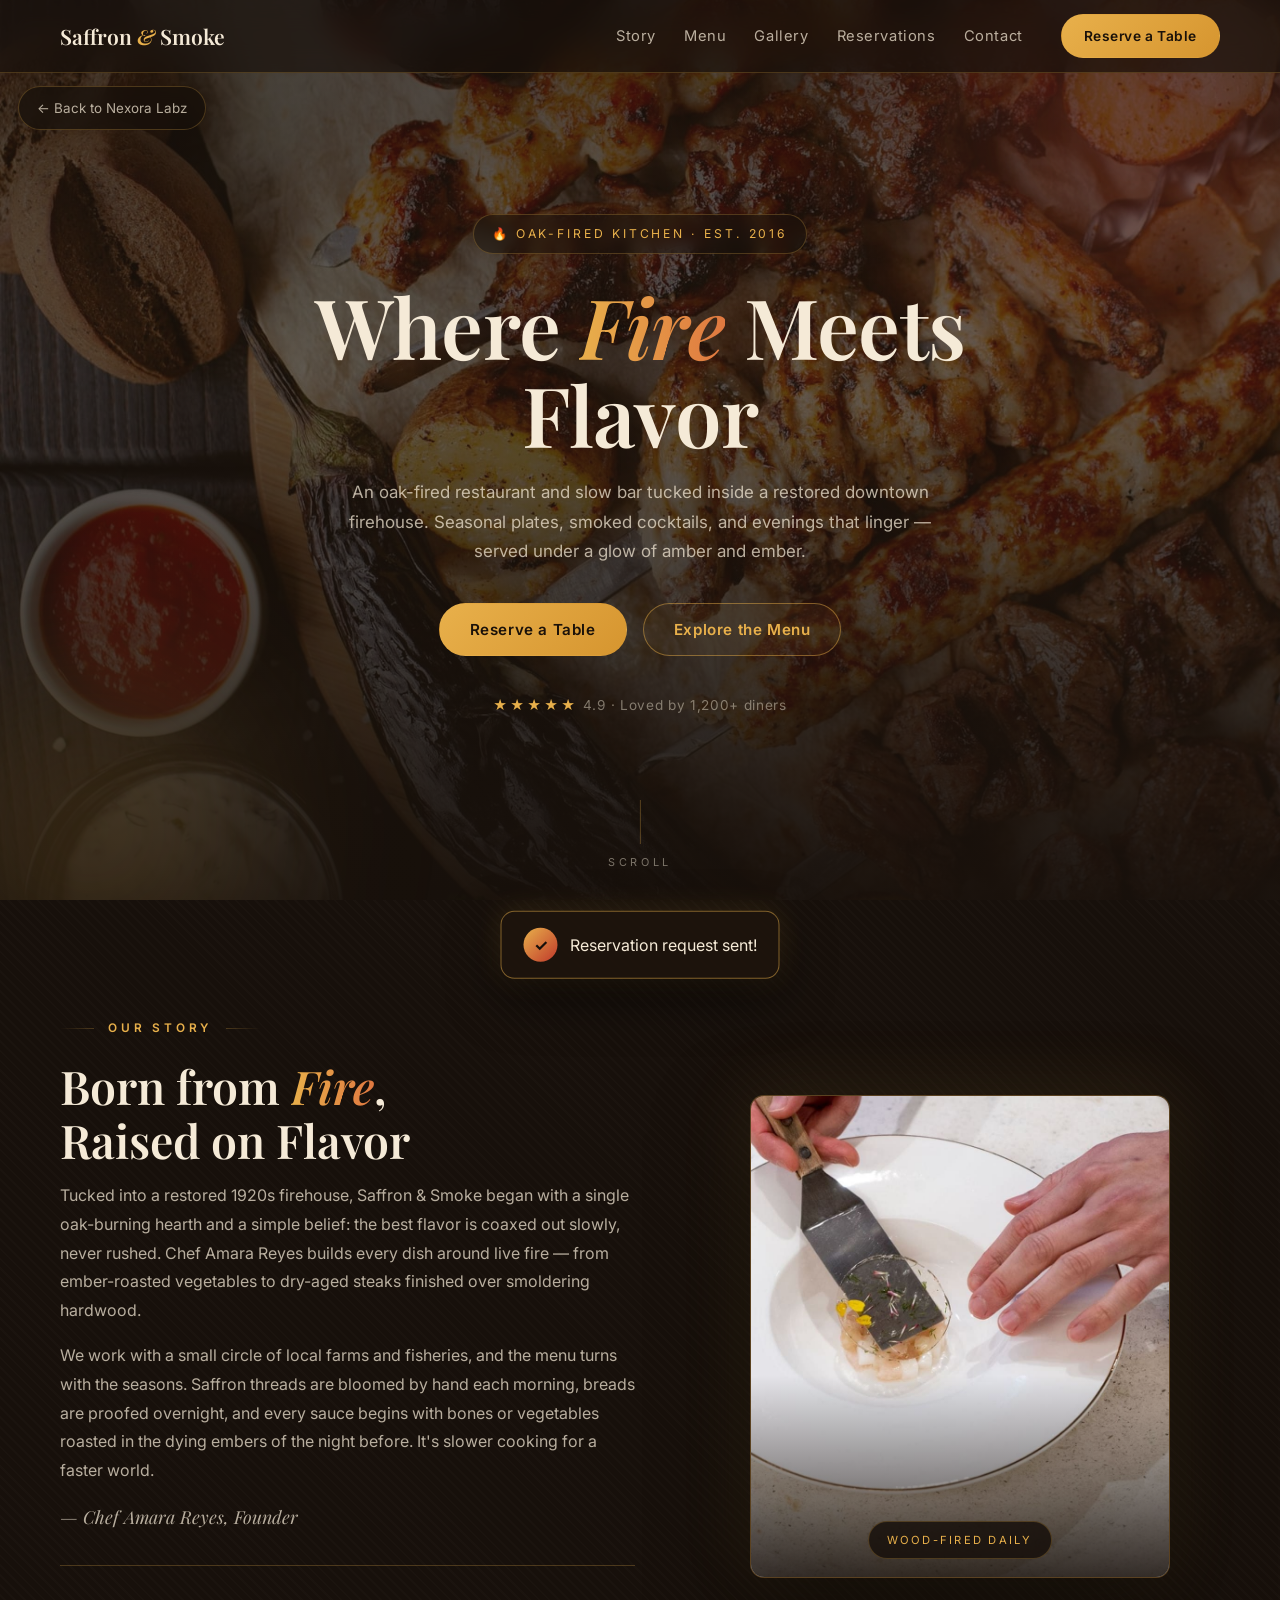
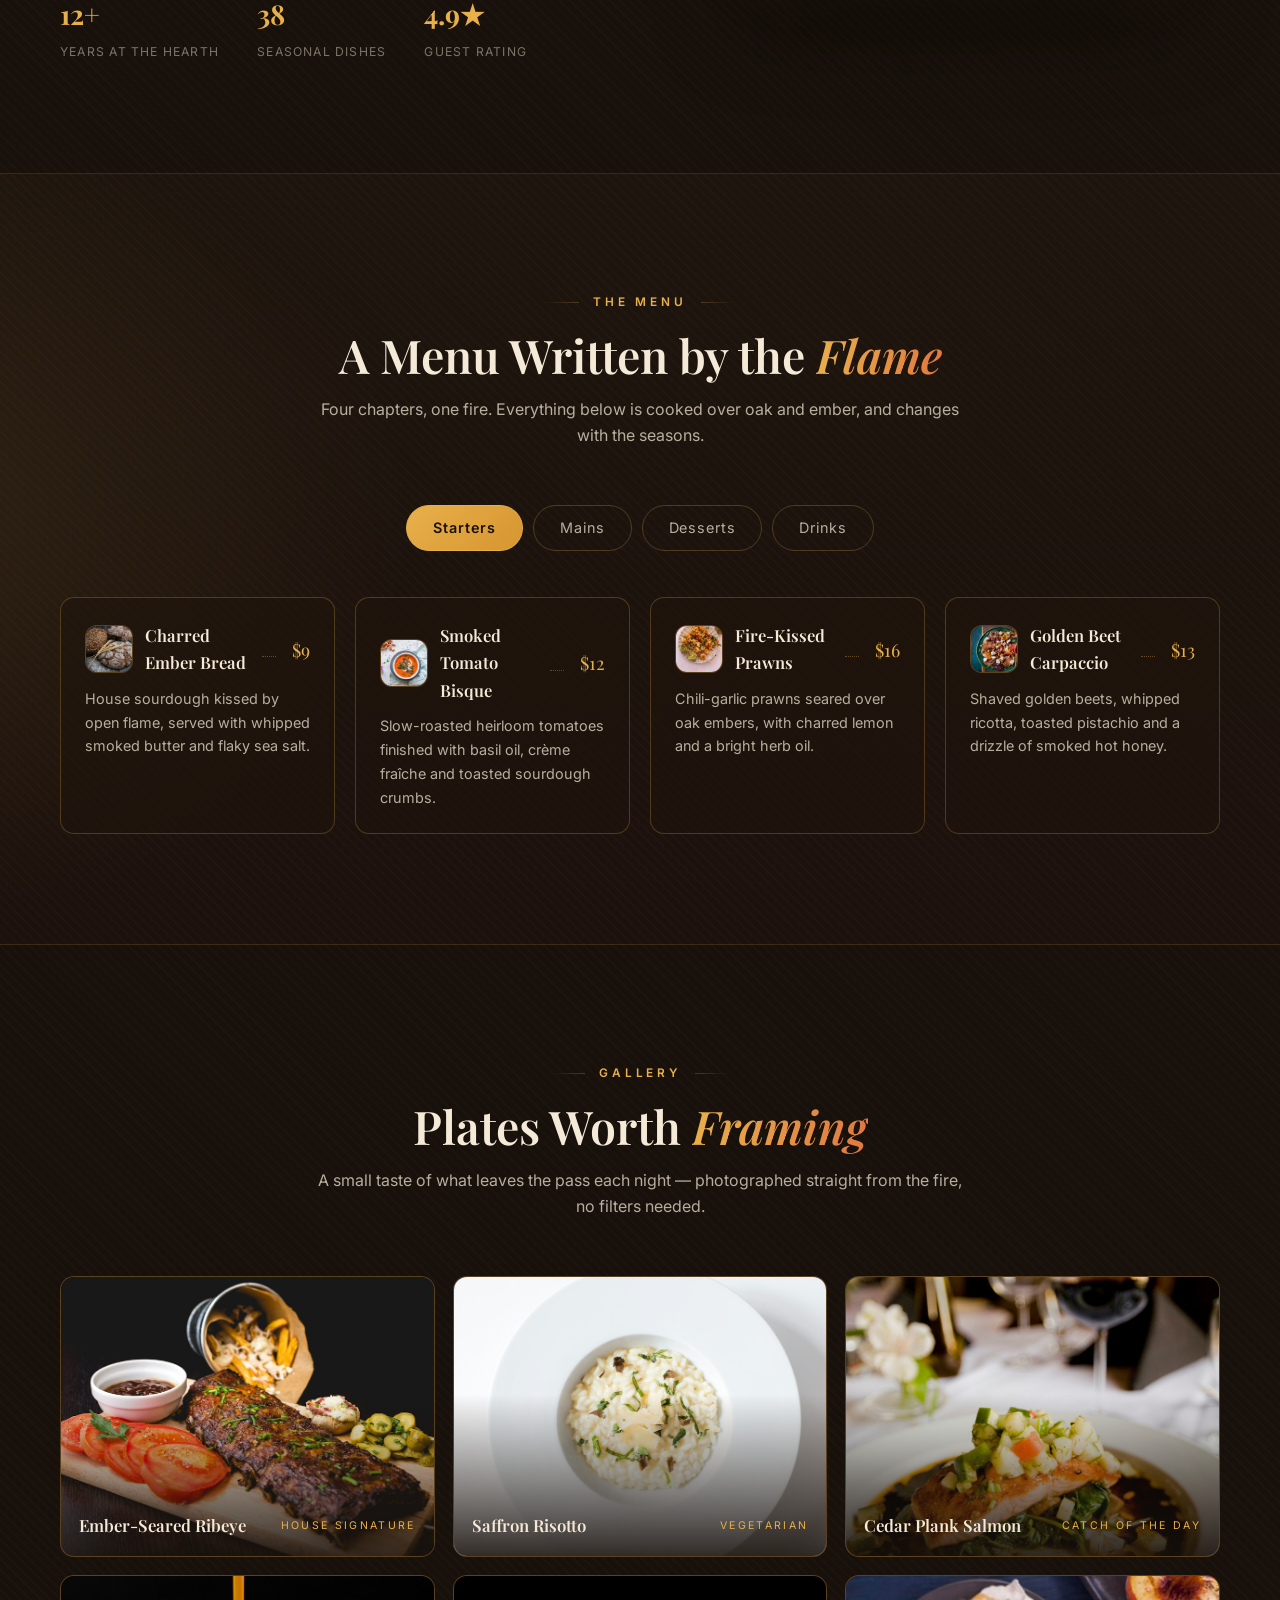
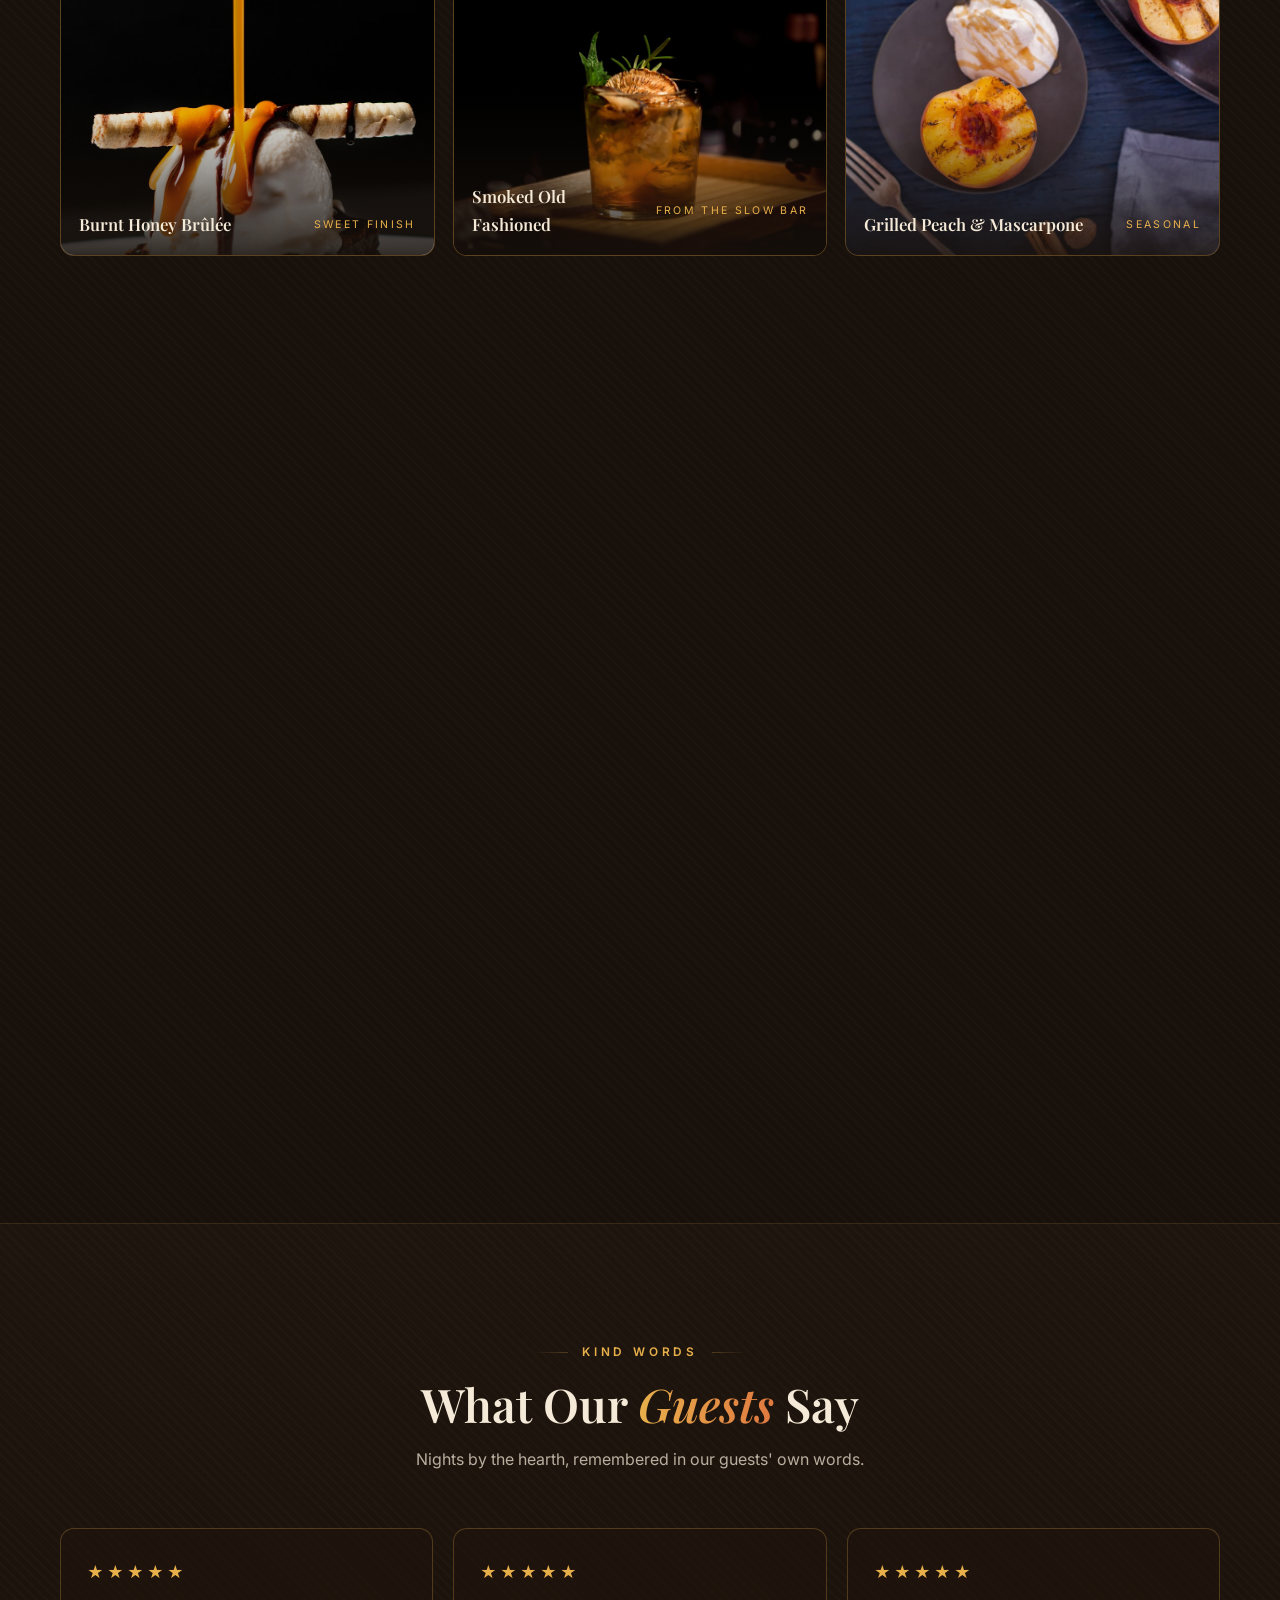
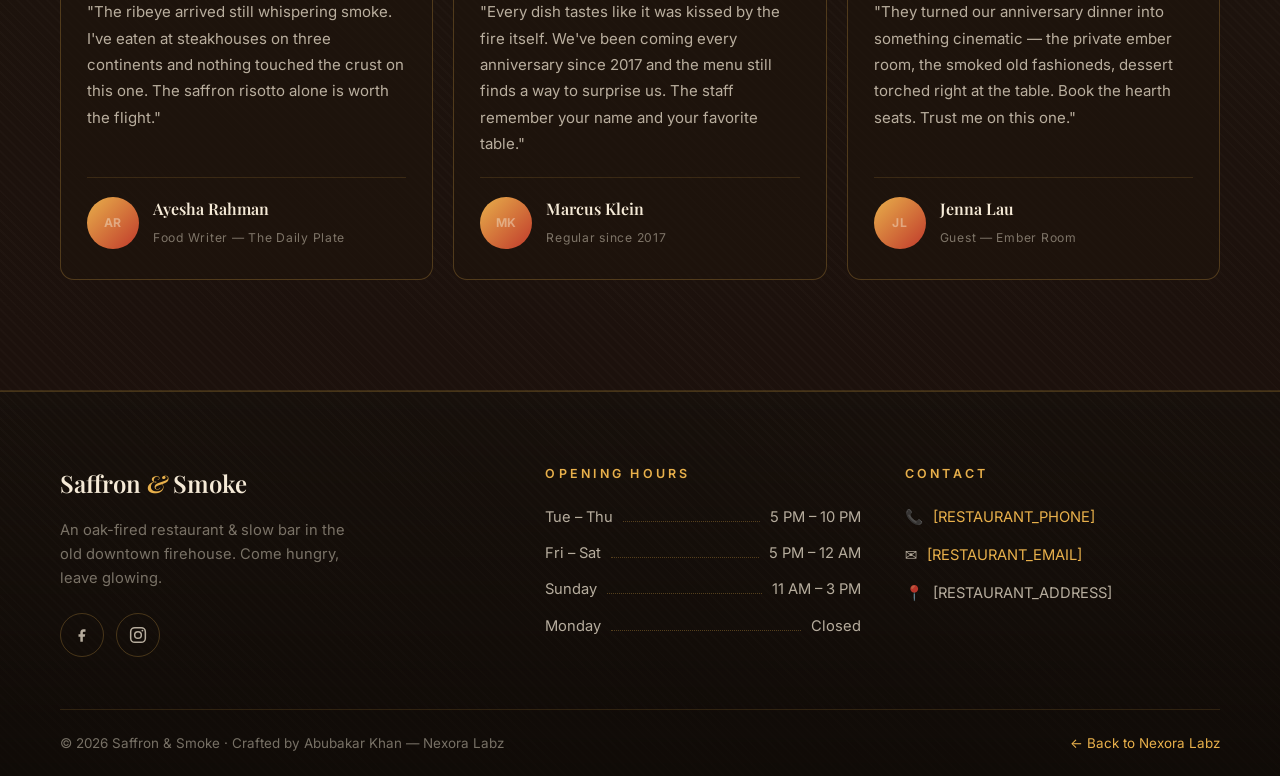
<file: projects/project-1/index.html>
<!DOCTYPE html>
<html lang="en">
<head>
  <meta charset="UTF-8">
  <meta name="viewport" content="width=device-width, initial-scale=1.0">
  <meta name="description" content="Saffron & Smoke — an oak-fired restaurant & slow bar demo website with wood-fire menus, gallery, and reservations. Crafted by Abubakar Khan — Nexora Labz.">
  <title>Saffron & Smoke — Demo Restaurant Website | Nexora Labz</title>

  <meta name="robots" content="index, follow">
  <link rel="canonical" href="https://nexora-labz.netlify.app/projects/project-1/">

  <meta property="og:type" content="website">
  <meta property="og:site_name" content="Nexora Labz">
  <meta property="og:title" content="Saffron & Smoke — Demo Restaurant Website | Nexora Labz">
  <meta property="og:description" content="Saffron & Smoke — an oak-fired restaurant & slow bar demo website with wood-fire menus, gallery, and reservations. Crafted by Abubakar Khan — Nexora Labz.">
  <meta property="og:url" content="https://nexora-labz.netlify.app/projects/project-1/">
  <meta property="og:image" content="https://nexora-labz.netlify.app/assets/images/og-image.jpg">
  <meta property="og:image:width" content="1200">
  <meta property="og:image:height" content="630">
  <meta name="twitter:card" content="summary_large_image">
  <meta name="twitter:image" content="https://nexora-labz.netlify.app/assets/images/og-image.jpg">

  <!-- Fonts: Playfair Display (display serif) + Inter (body) -->
  <link rel="preconnect" href="https://fonts.googleapis.com">
  <link rel="preconnect" href="https://fonts.gstatic.com" crossorigin>
  <link href="https://fonts.googleapis.com/css2?family=Playfair+Display:ital,wght@0,500;0,600;0,700;1,500;1,600&family=Inter:wght@400;500;600;700&display=swap" rel="stylesheet">

  <style>
    /* ============ Saffron & Smoke — tokens & base ============ */
    *, *::before, *::after { box-sizing: border-box; margin: 0; padding: 0; }

    :root {
      --espresso: #17100B; --panel: rgba(30, 20, 13, 0.6); --cream: #F5EAD7;
      --cream-dim: rgba(245, 234, 215, 0.72); --cream-faint: rgba(245, 234, 215, 0.45);
      --gold: #E8B04B; --gold-soft: rgba(232, 176, 75, 0.25); --ember: #C0392B;
      --serif: 'Playfair Display', Georgia, 'Times New Roman', serif;
      --sans: 'Inter', system-ui, -apple-system, 'Segoe UI', sans-serif;
      --radius: 14px; color-scheme: dark;
    }

    html { scroll-behavior: smooth; scroll-padding-top: 96px; }

    body {
      font-family: var(--sans); color: var(--cream); line-height: 1.65; overflow-x: hidden; -webkit-font-smoothing: antialiased;
      /* Pure-CSS ambience: warm radial glows + subtle woven texture */
      background:
        radial-gradient(1100px 720px at 88% -10%, rgba(192, 57, 43, 0.16), transparent 62%),
        radial-gradient(950px 680px at -12% 38%, rgba(232, 176, 75, 0.09), transparent 60%),
        radial-gradient(900px 620px at 72% 108%, rgba(232, 176, 75, 0.07), transparent 55%),
        repeating-linear-gradient(45deg, rgba(245, 234, 215, 0.014) 0 2px, transparent 2px 7px),
        var(--espresso);
    }

    body.no-scroll { overflow: hidden; }
    ::selection { background: rgba(232, 176, 75, 0.35); }
    ::-webkit-scrollbar { width: 10px; }
    ::-webkit-scrollbar-track { background: #120C07; }
    ::-webkit-scrollbar-thumb { background: #3A2A18; border-radius: 8px; }
    ::-webkit-scrollbar-thumb:hover { background: #57401F; }
    a:focus-visible, button:focus-visible, input:focus-visible, select:focus-visible { outline: 2px solid var(--gold); outline-offset: 3px; }
    .container { width: min(1160px, 92%); margin-inline: auto; }

    /* ============ Buttons ============ */
    .btn {
      display: inline-flex; align-items: center; justify-content: center; gap: 10px; min-height: 48px; padding: 13px 30px;
      border: 1px solid transparent; border-radius: 999px; font-family: var(--sans); font-size: 0.95rem; font-weight: 600;
      letter-spacing: 0.04em; text-decoration: none; cursor: pointer;
      transition: transform 0.3s ease, box-shadow 0.3s ease, background 0.3s ease, border-color 0.3s ease;
    }
    .btn-gold { background: linear-gradient(135deg, var(--gold), #D6952F); color: #1A1109; }
    .btn-gold:hover { transform: translateY(-2px); box-shadow: 0 10px 30px rgba(232, 176, 75, 0.35), 0 0 22px rgba(232, 176, 75, 0.25); }
    .btn-ghost { border-color: rgba(232, 176, 75, 0.45); color: var(--gold); background: rgba(232, 176, 75, 0.05); }
    .btn-ghost:hover { transform: translateY(-2px); background: rgba(232, 176, 75, 0.12); box-shadow: 0 0 22px rgba(232, 176, 75, 0.22); }

    /* ============ Back-to-portfolio pill (always visible) ============ */
    .back-pill {
      position: fixed; top: 86px; left: 18px; z-index: 120; display: inline-flex; align-items: center; gap: 8px;
      min-height: 44px; padding: 10px 18px; border: 1px solid var(--gold-soft); border-radius: 999px;
      color: var(--cream-dim); font-size: 0.84rem; text-decoration: none;
      background: rgba(23, 16, 11, 0.72); backdrop-filter: blur(10px); -webkit-backdrop-filter: blur(10px);
      transition: color 0.3s ease, border-color 0.3s ease, box-shadow 0.3s ease;
    }
    .back-pill:hover { color: var(--gold); border-color: var(--gold); box-shadow: 0 0 18px rgba(232, 176, 75, 0.28); }

    /* ============ Navbar — sticky glass ============ */
    .navbar {
      position: fixed; inset: 0 0 auto 0; z-index: 100; padding: 12px 0; border-bottom: 1px solid rgba(232, 176, 75, 0.22);
      background: rgba(23, 16, 11, 0.68); backdrop-filter: blur(14px); -webkit-backdrop-filter: blur(14px);
    }
    .nav-inner { display: flex; align-items: center; justify-content: space-between; gap: 20px; }
    .brand { font-family: var(--serif); font-size: 1.32rem; font-weight: 600; color: var(--cream); text-decoration: none; white-space: nowrap; }
    .brand span { color: var(--gold); font-style: italic; }
    .nav-links { display: flex; align-items: center; gap: 24px; }
    .nav-links .link {
      position: relative; padding: 12px 2px; font-size: 0.92rem; letter-spacing: 0.04em; color: var(--cream-dim); text-decoration: none;
      transition: color 0.3s ease, text-shadow 0.3s ease;
    }
    .nav-links .link::after {
      content: ""; position: absolute; left: 2px; right: 2px; bottom: 6px; height: 1px;
      background: var(--gold); transform: scaleX(0); transform-origin: left; transition: transform 0.3s ease;
    }
    .nav-links .link:hover, .nav-links .link.active { color: var(--gold); text-shadow: 0 0 14px rgba(232, 176, 75, 0.55); }
    .nav-links .link:hover::after, .nav-links .link.active::after { transform: scaleX(1); }
    .nav-cta { margin-left: 12px; min-height: 44px; padding: 10px 22px; font-size: 0.86rem; }
    .burger {
      display: none; position: relative; z-index: 110; flex-direction: column; align-items: center; justify-content: center; gap: 5px;
      width: 44px; height: 44px; border: 1px solid var(--gold-soft); border-radius: 10px; background: transparent; cursor: pointer;
      transition: border-color 0.3s ease;
    }
    .burger:hover { border-color: var(--gold); }
    .burger span { width: 20px; height: 2px; border-radius: 2px; background: var(--cream); transition: transform 0.35s ease, opacity 0.25s ease; }
    .burger.open span:nth-child(1) { transform: translateY(7px) rotate(45deg); }
    .burger.open span:nth-child(2) { opacity: 0; }
    .burger.open span:nth-child(3) { transform: translateY(-7px) rotate(-45deg); }

    /* ============ Hero — full screen, ember ambience ============ */
    .hero {
      position: relative; min-height: 100vh; min-height: 100svh; overflow: hidden; text-align: center;
      display: flex; flex-direction: column; align-items: center; justify-content: center; padding: 130px 20px 100px;
    }
    /* Real hero photograph sits under the ember ambience; gradient scrim keeps text readable */
    .hero-photo { position: absolute; inset: 0; z-index: 0; background: #2B1C11; }
    .hero-photo img { width: 100%; height: 100%; object-fit: cover; object-position: center; opacity: 0.52; }
    .hero-photo::after {
      content: ""; position: absolute; inset: 0;
      background: linear-gradient(180deg, rgba(23, 16, 11, 0.6) 0%, rgba(23, 16, 11, 0.38) 42%, rgba(23, 16, 11, 0.94) 100%);
    }
    .hero-glow { position: absolute; border-radius: 50%; filter: blur(90px); pointer-events: none; z-index: 1; }
    .glow-a { width: 540px; height: 540px; top: -150px; right: -130px; background: radial-gradient(circle, rgba(192, 57, 43, 0.38), transparent 65%); animation: pulse 7s ease-in-out infinite; }
    .glow-b { width: 480px; height: 480px; bottom: -170px; left: -150px; background: radial-gradient(circle, rgba(232, 176, 75, 0.24), transparent 65%); animation: pulse 9s ease-in-out infinite reverse; }
    @keyframes pulse { 0%, 100% { transform: scale(1); opacity: 0.85; } 50% { transform: scale(1.14); opacity: 1; } }

    .embers { position: absolute; inset: 0; z-index: 1; overflow: hidden; pointer-events: none; }
    .ember {
      position: absolute; bottom: -12px; border-radius: 50%; opacity: 0; box-shadow: 0 0 8px rgba(232, 176, 75, 0.8);
      background: radial-gradient(circle at 35% 35%, #FFD98A, var(--gold) 45%, rgba(192, 57, 43, 0) 75%);
      animation: rise linear infinite;
    }
    @keyframes rise {
      0% { transform: translate(0, 0) scale(1); opacity: 0; }
      10% { opacity: 0.9; }
      55% { opacity: 0.65; }
      100% { transform: translate(var(--dx, 30px), -88vh) scale(0.3); opacity: 0; }
    }

    .hero-inner { position: relative; z-index: 3; max-width: 840px; }
    .kicker {
      display: inline-flex; align-items: center; gap: 10px; padding: 9px 18px; border: 1px solid var(--gold-soft);
      border-radius: 999px; background: rgba(23, 16, 11, 0.5); backdrop-filter: blur(6px);
      font-size: 0.76rem; letter-spacing: 0.24em; text-transform: uppercase; color: var(--gold);
    }
    .hero h1 { margin: 28px 0 20px; font-family: var(--serif); font-weight: 600; font-size: clamp(2.7rem, 7.5vw, 5.2rem); line-height: 1.06; letter-spacing: -0.01em; }
    .hero h1 em, h2 em { font-style: italic; background: linear-gradient(92deg, var(--gold), #E07840); -webkit-background-clip: text; background-clip: text; color: transparent; }
    .hero-sub { max-width: 620px; margin: 0 auto; font-size: 1.06rem; line-height: 1.75; color: var(--cream-dim); }
    .hero-actions { display: flex; flex-wrap: wrap; justify-content: center; gap: 16px; margin-top: 36px; }
    .hero-meta { margin-top: 38px; font-size: 0.85rem; letter-spacing: 0.05em; color: var(--cream-faint); }
    .stars { color: var(--gold); letter-spacing: 3px; }
    .scroll-cue {
      position: absolute; left: 50%; bottom: 28px; transform: translateX(-50%); z-index: 3; display: flex;
      flex-direction: column; align-items: center; gap: 10px; font-size: 0.68rem; letter-spacing: 0.34em; text-transform: uppercase;
      color: var(--cream-faint); text-decoration: none; transition: color 0.3s ease;
    }
    .scroll-cue:hover { color: var(--gold); }
    .scroll-cue .line { position: relative; width: 1px; height: 44px; overflow: hidden; background: rgba(232, 176, 75, 0.3); }
    .scroll-cue .line::after { content: ""; position: absolute; left: 0; top: -40%; width: 100%; height: 40%; background: var(--gold); animation: drip 2.2s ease-in-out infinite; }
    @keyframes drip { to { top: 110%; } }

    /* ============ Sections — shared ============ */
    .section { padding: 110px 0; }
    .section.alt {
      border-top: 1px solid rgba(232, 176, 75, 0.14); border-bottom: 1px solid rgba(232, 176, 75, 0.14);
      background: linear-gradient(180deg, rgba(232, 176, 75, 0.03), rgba(192, 57, 43, 0.03));
    }
    .sec-head { max-width: 660px; margin: 0 auto 56px; text-align: center; }
    .eyebrow {
      display: inline-flex; align-items: center; gap: 14px; font-size: 0.74rem; font-weight: 600;
      letter-spacing: 0.32em; text-transform: uppercase; color: var(--gold);
    }
    .eyebrow::before, .eyebrow::after { content: ""; width: 34px; height: 1px; }
    .eyebrow::before { background: linear-gradient(90deg, transparent, var(--gold-soft)); }
    .eyebrow::after { background: linear-gradient(90deg, var(--gold-soft), transparent); }
    h2 { margin: 16px 0 14px; font-family: var(--serif); font-weight: 600; font-size: clamp(1.9rem, 4vw, 2.9rem); line-height: 1.15; }
    .sec-head p { color: var(--cream-dim); }

    .reveal { opacity: 0; transform: translateY(26px); transition: opacity 0.8s ease, transform 0.8s cubic-bezier(0.2, 0.65, 0.25, 1); }
    .reveal.visible { opacity: 1; transform: none; }
    .reveal.d1 { transition-delay: 0.1s; }
    .reveal.d2 { transition-delay: 0.2s; }
    .reveal.d3 { transition-delay: 0.32s; }

    /* ============ Our Story ============ */
    .story-grid { display: grid; grid-template-columns: 1.05fr 0.95fr; gap: 64px; align-items: center; }
    .story-text .eyebrow { margin-bottom: 6px; }
    .story-text p { margin-bottom: 16px; color: var(--cream-dim); line-height: 1.8; }
    .signature { font-family: var(--serif); font-style: italic; font-size: 1.12rem; color: var(--gold); }
    .story-stats { display: flex; flex-wrap: wrap; gap: 38px; margin-top: 32px; padding-top: 26px; border-top: 1px solid var(--gold-soft); }
    .story-stats strong { display: block; font-family: var(--serif); font-size: 1.7rem; color: var(--gold); }
    .story-stats span { font-size: 0.76rem; letter-spacing: 0.1em; text-transform: uppercase; color: var(--cream-faint); }

    .plate-wrap { display: flex; justify-content: center; }
    /* Real photograph card replaces the old CSS-drawn plate */
    .story-figure {
      position: relative; width: min(420px, 80vw); margin: 0; overflow: hidden; border-radius: var(--radius);
      border: 1px solid var(--gold-soft); background: #2B1C11;
      box-shadow: 0 34px 90px rgba(0, 0, 0, 0.55), 0 0 70px rgba(232, 176, 75, 0.14);
    }
    .story-photo { display: block; width: 100%; height: auto; aspect-ratio: 4 / 4.6; object-fit: cover; }
    .story-figure::after { content: ""; position: absolute; inset: 0; background: linear-gradient(180deg, transparent 58%, rgba(23, 16, 11, 0.85)); }
    .plate-badge {
      position: absolute; bottom: 18px; left: 50%; transform: translateX(-50%); z-index: 2; padding: 9px 18px;
      border: 1px solid var(--gold-soft); border-radius: 999px; background: rgba(23, 16, 11, 0.85);
      font-size: 0.7rem; letter-spacing: 0.2em; text-transform: uppercase; color: var(--gold); white-space: nowrap;
    }

    /* ============ Menu — tabs + dish grids ============ */
    .tabs { display: flex; flex-wrap: wrap; justify-content: center; gap: 10px; margin-bottom: 46px; }
    .tab {
      min-height: 46px; padding: 12px 26px; border: 1px solid var(--gold-soft); border-radius: 999px; background: transparent;
      color: var(--cream-dim); font-family: var(--sans); font-size: 0.9rem; letter-spacing: 0.06em; cursor: pointer;
      transition: color 0.3s ease, border-color 0.3s ease, background 0.3s ease, box-shadow 0.3s ease;
    }
    .tab:hover { color: var(--gold); border-color: var(--gold); box-shadow: 0 0 16px rgba(232, 176, 75, 0.2); }
    .tab.active { background: linear-gradient(135deg, var(--gold), #D6952F); border-color: var(--gold); color: #17100B; font-weight: 600; }
    .menu-panel { display: none; }
    .menu-panel.active { display: grid; grid-template-columns: repeat(auto-fit, minmax(250px, 1fr)); gap: 20px; animation: fadeUp 0.55s ease both; }
    @keyframes fadeUp { from { opacity: 0; transform: translateY(18px); } to { opacity: 1; transform: none; } }
    .dish {
      padding: 24px; border: 1px solid var(--gold-soft); border-radius: var(--radius); background: var(--panel);
      transition: transform 0.3s ease, border-color 0.3s ease, box-shadow 0.3s ease;
    }
    .dish:hover {
      transform: translateY(-4px); border-color: rgba(232, 176, 75, 0.55);
      box-shadow: 0 16px 36px rgba(0, 0, 0, 0.42), 0 0 24px rgba(232, 176, 75, 0.12);
    }
    .dish-top { display: flex; align-items: center; gap: 12px; margin-bottom: 10px; }
    /* Dish thumbnails are real photographs now */
    .dish-ico {
      flex: none; width: 48px; height: 48px; border-radius: 12px; object-fit: cover;
      border: 1px solid rgba(232, 176, 75, 0.25); background: #2B1C11;
    }
    .dish h3 { font-family: var(--serif); font-size: 1.04rem; font-weight: 600; }
    .dots { flex: 1; min-width: 14px; height: 1em; margin: 0 4px; border-bottom: 1px dotted rgba(232, 176, 75, 0.35); }
    .price { font-family: var(--serif); font-size: 1.12rem; color: var(--gold); white-space: nowrap; }
    .dish p { font-size: 0.9rem; line-height: 1.65; color: var(--cream-dim); }

    /* ============ Gallery — real photography tiles ============ */
    .gallery-grid { display: grid; grid-template-columns: repeat(3, 1fr); gap: 18px; }
    .tile {
      position: relative; aspect-ratio: 4 / 3; overflow: hidden; cursor: pointer; border: 1px solid var(--gold-soft);
      border-radius: var(--radius); background: #2B1C11; transition: border-color 0.4s ease, box-shadow 0.4s ease;
    }
    .tile:hover { border-color: rgba(232, 176, 75, 0.55); box-shadow: 0 0 28px rgba(232, 176, 75, 0.22), 0 18px 40px rgba(0, 0, 0, 0.45); }
    .tile-photo { position: absolute; inset: 0; width: 100%; height: 100%; object-fit: cover; transition: transform 0.8s cubic-bezier(0.2, 0.6, 0.2, 1); }
    .tile:hover .tile-photo { transform: scale(1.12); }
    .tile::after { content: ""; position: absolute; inset: 0; background: linear-gradient(180deg, transparent 42%, rgba(23, 16, 11, 0.88)); }
    .tile-cap { position: absolute; left: 0; right: 0; bottom: 0; z-index: 2; display: flex; align-items: center; justify-content: space-between; gap: 10px; padding: 16px 18px; }
    .tile-cap h3 { font-family: var(--serif); font-size: 1.05rem; font-weight: 600; }
    .tile-cap span { font-size: 0.66rem; letter-spacing: 0.22em; text-transform: uppercase; color: var(--gold); white-space: nowrap; }

    /* ============ Reservations ============ */
    .res-grid { display: grid; grid-template-columns: 0.9fr 1.1fr; gap: 56px; align-items: start; }
    .res-info p { color: var(--cream-dim); line-height: 1.8; }
    .res-points { list-style: none; display: grid; gap: 14px; margin: 26px 0; }
    .res-points li { color: var(--cream-dim); font-size: 0.95rem; }
    .res-note { font-size: 0.88rem; font-style: italic; color: var(--cream-faint); }
    .res-card { padding: 36px; border: 1px solid var(--gold-soft); border-radius: 18px; background: var(--panel); box-shadow: 0 24px 60px rgba(0, 0, 0, 0.35); }
    .form-grid { display: grid; grid-template-columns: 1fr 1fr; gap: 16px 20px; }
    .field.full { grid-column: 1 / -1; }
    .field label { display: block; margin-bottom: 8px; font-size: 0.76rem; font-weight: 600; letter-spacing: 0.14em; text-transform: uppercase; color: var(--cream-faint); }
    .field input, .field select {
      width: 100%; min-height: 50px; padding: 12px 16px; border-radius: 10px; background: rgba(23, 16, 11, 0.7);
      border: 1px solid rgba(232, 176, 75, 0.25); color: var(--cream); font-family: var(--sans); font-size: 0.95rem;
      transition: border-color 0.3s ease, box-shadow 0.3s ease;
    }
    .field input::placeholder { color: rgba(245, 234, 215, 0.3); }
    .field input:focus, .field select:focus { outline: none; border-color: var(--gold); box-shadow: 0 0 0 3px rgba(232, 176, 75, 0.18); }
    .field.invalid input, .field.invalid select { border-color: var(--ember); box-shadow: 0 0 0 3px rgba(192, 57, 43, 0.16); }
    .err { display: block; min-height: 18px; margin-top: 6px; font-size: 0.78rem; color: #E98B7F; }
    .res-card .btn { grid-column: 1 / -1; width: 100%; margin-top: 6px; }
    .form-note { margin-top: 16px; text-align: center; font-size: 0.8rem; color: var(--cream-faint); }

    .toast {
      position: fixed; left: 50%; bottom: 30px; z-index: 300; display: flex; align-items: center; gap: 12px;
      max-width: min(500px, 90vw); padding: 16px 22px; border: 1px solid rgba(232, 176, 75, 0.5); border-radius: 14px;
      background: rgba(30, 20, 13, 0.96); box-shadow: 0 18px 50px rgba(0, 0, 0, 0.55), 0 0 30px rgba(232, 176, 75, 0.16);
      transform: translate(-50%, 160%); transition: transform 0.5s cubic-bezier(0.2, 0.9, 0.25, 1.15);
    }
    .toast.show { transform: translate(-50%, 0); }
    .toast-ico {
      flex: none; width: 34px; height: 34px; display: grid; place-items: center; border-radius: 50%;
      background: linear-gradient(135deg, var(--gold), var(--ember)); color: #17100B; font-weight: 700;
    }

    /* ============ Testimonials ============ */
    .testi-grid { display: grid; grid-template-columns: repeat(3, 1fr); gap: 20px; }
    .testi {
      display: flex; flex-direction: column; padding: 30px 26px; border: 1px solid var(--gold-soft);
      border-radius: var(--radius); background: var(--panel);
      transition: transform 0.3s ease, box-shadow 0.3s ease, border-color 0.3s ease;
    }
    .testi:hover {
      transform: translateY(-4px); border-color: rgba(232, 176, 75, 0.5);
      box-shadow: 0 18px 40px rgba(0, 0, 0, 0.4), 0 0 24px rgba(232, 176, 75, 0.1);
    }
    .testi .quote { flex: 1; margin: 14px 0 20px; font-size: 0.94rem; line-height: 1.75; color: var(--cream-dim); }
    .testi-head { display: flex; align-items: center; gap: 14px; padding-top: 18px; border-top: 1px solid rgba(232, 176, 75, 0.14); }
    .avatar {
      flex: none; width: 52px; height: 52px; display: grid; place-items: center; border-radius: 50%;
      background: linear-gradient(135deg, var(--gold), var(--ember)); color: #17100B; font-weight: 700; font-size: 0.95rem; letter-spacing: 0.04em;
    }
    .testi-head h3 { font-family: var(--serif); font-size: 1rem; font-weight: 600; }
    .testi-head span { font-size: 0.76rem; letter-spacing: 0.06em; color: var(--cream-faint); }

    /* ============ Footer ============ */
    footer { padding-top: 72px; border-top: 1px solid var(--gold-soft); background: linear-gradient(180deg, rgba(23, 16, 11, 0), rgba(12, 8, 5, 0.65)); }
    .footer-grid { display: grid; grid-template-columns: 1.4fr 1fr 1fr; gap: 44px; padding-bottom: 52px; }
    .f-logo { font-size: 1.5rem; }
    .f-brand p { max-width: 300px; margin: 14px 0 22px; font-size: 0.92rem; color: var(--cream-faint); }
    .socials { display: flex; gap: 12px; }
    .socials a {
      width: 44px; height: 44px; display: grid; place-items: center; border: 1px solid var(--gold-soft); border-radius: 50%;
      color: var(--cream-dim); transition: color 0.3s ease, border-color 0.3s ease, box-shadow 0.3s ease, transform 0.3s ease;
    }
    .socials a:hover { color: var(--gold); border-color: var(--gold); box-shadow: 0 0 16px rgba(232, 176, 75, 0.3); transform: translateY(-2px); }
    .socials svg { width: 20px; height: 20px; }
    .f-col h4 { margin-bottom: 20px; font-size: 0.78rem; font-weight: 600; letter-spacing: 0.26em; text-transform: uppercase; color: var(--gold); }
    .hours { list-style: none; }
    .hours li { display: flex; align-items: baseline; gap: 10px; margin-bottom: 12px; font-size: 0.92rem; color: var(--cream-dim); }
    .h-dots { flex: 1; border-bottom: 1px dotted rgba(232, 176, 75, 0.3); }
    .contact-list { list-style: none; }
    .contact-list li { display: flex; align-items: center; gap: 10px; margin-bottom: 14px; font-size: 0.92rem; color: var(--cream-dim); }
    .contact-list a { color: var(--gold); text-decoration: none; }
    .contact-list a:hover { text-decoration: underline; }
    .footer-bottom {
      display: flex; flex-wrap: wrap; align-items: center; justify-content: space-between; gap: 14px; padding: 22px 0;
      border-top: 1px solid rgba(232, 176, 75, 0.14); font-size: 0.84rem; color: var(--cream-faint);
    }
    .f-back { color: var(--gold); text-decoration: none; transition: text-shadow 0.3s ease; }
    .f-back:hover { text-shadow: 0 0 14px rgba(232, 176, 75, 0.55); }

    /* ============ Responsive ============ */
    @media (max-width: 1024px) {
      .story-grid { gap: 44px; }
      .res-grid { gap: 36px; }
      .gallery-grid { gap: 14px; }
      .testi-grid { gap: 16px; }
      .footer-grid { grid-template-columns: 1fr 1fr; row-gap: 36px; }
      .f-brand { grid-column: 1 / -1; }
    }

    @media (max-width: 768px) {
      .burger { display: inline-flex; }
      .nav-links {
        position: fixed; inset: 0; z-index: 95; flex-direction: column; justify-content: center; gap: 8px; padding: 96px 24px 40px;
        background: rgba(18, 12, 7, 0.97); backdrop-filter: blur(18px); -webkit-backdrop-filter: blur(18px);
        transform: translateX(100%); visibility: hidden;
        transition: transform 0.45s cubic-bezier(0.25, 0.8, 0.3, 1), visibility 0.45s;
      }
      .nav-links.open { transform: none; visibility: visible; }
      .nav-links .link { font-size: 1.35rem; padding: 14px 20px; }
      .nav-cta { margin: 18px 0 0; }
      .section { padding: 84px 0; }
      .sec-head { margin-bottom: 44px; }
      .story-grid { grid-template-columns: 1fr; gap: 48px; }
      .story-figure { width: min(320px, 78vw); }
      .res-grid { grid-template-columns: 1fr; }
      .gallery-grid { grid-template-columns: repeat(2, 1fr); }
      .testi-grid { grid-template-columns: 1fr; max-width: 600px; margin: 0 auto; }
    }

    @media (max-width: 520px) {
      .back-pill { top: 78px; padding: 8px 14px; font-size: 0.74rem; }
      .hero { padding: 116px 18px 86px; }
      .hero-actions { flex-direction: column; align-items: stretch; }
      .form-grid { grid-template-columns: 1fr; }
      .gallery-grid { grid-template-columns: 1fr; }
      .story-stats { gap: 24px; }
      .footer-bottom { flex-direction: column; text-align: center; }
      .res-card { padding: 26px 20px; }
    }

    /* ============ Reduced motion ============ */
    @media (prefers-reduced-motion: reduce) {
      html { scroll-behavior: auto; }
      *, *::before, *::after { animation-duration: 0.01ms !important; animation-iteration-count: 1 !important; transition-duration: 0.01ms !important; }
      .reveal { opacity: 1; transform: none; }
    }
  </style>

  <noscript>
    <style>
      .reveal { opacity: 1; transform: none; }
      .menu-panel { display: grid !important; }
    </style>
  </noscript>
</head>

<body>

  <!-- Always-visible escape hatch back to the portfolio -->
  <a class="back-pill" href="../../index.html">&larr; Back to Nexora Labz</a>

  <!-- ==================== Navbar ==================== -->
  <header class="navbar">
    <div class="nav-inner container">
      <a class="brand" href="#home" aria-label="Saffron and Smoke — back to top">Saffron <span>&amp;</span> Smoke</a>
      <button class="burger" id="burger" aria-label="Toggle navigation menu" aria-expanded="false" aria-controls="nav-menu">
        <span></span><span></span><span></span>
      </button>
      <nav class="nav-links" id="nav-menu" aria-label="Primary navigation">
        <a class="link" href="#story">Story</a>
        <a class="link" href="#menu">Menu</a>
        <a class="link" href="#gallery">Gallery</a>
        <a class="link" href="#reservations">Reservations</a>
        <a class="link" href="#contact">Contact</a>
        <a class="btn btn-gold nav-cta" href="#reservations">Reserve a Table</a>
      </nav>
    </div>
  </header>

  <main>

    <!-- ==================== Hero ==================== -->
    <section class="hero" id="home">
      <!-- Real hero photograph (replaces pure-CSS ambience) -->
      <div class="hero-photo" aria-hidden="true">
        <img src="img/hero.jpg" alt="" loading="eager" fetchpriority="high" width="1600" height="2400">
      </div>
      <div class="hero-glow glow-a" aria-hidden="true"></div>
      <div class="hero-glow glow-b" aria-hidden="true"></div>
      <div class="embers" aria-hidden="true">
        <span class="ember" style="left:4%; width:5px; height:5px; animation-duration:9s; animation-delay:0s; --dx:40px"></span>
        <span class="ember" style="left:12%; width:3px; height:3px; animation-duration:12s; animation-delay:2s; --dx:-30px"></span>
        <span class="ember" style="left:20%; width:6px; height:6px; animation-duration:8s; animation-delay:4s; --dx:50px"></span>
        <span class="ember" style="left:28%; width:4px; height:4px; animation-duration:11s; animation-delay:1s; --dx:-40px"></span>
        <span class="ember" style="left:37%; width:5px; height:5px; animation-duration:10s; animation-delay:5s; --dx:30px"></span>
        <span class="ember" style="left:46%; width:3px; height:3px; animation-duration:13s; animation-delay:3s; --dx:-50px"></span>
        <span class="ember" style="left:55%; width:6px; height:6px; animation-duration:9s; animation-delay:6s; --dx:40px"></span>
        <span class="ember" style="left:63%; width:4px; height:4px; animation-duration:12s; animation-delay:0.5s; --dx:-30px"></span>
        <span class="ember" style="left:71%; width:5px; height:5px; animation-duration:10s; animation-delay:2.5s; --dx:60px"></span>
        <span class="ember" style="left:79%; width:3px; height:3px; animation-duration:14s; animation-delay:4.5s; --dx:-60px"></span>
        <span class="ember" style="left:87%; width:6px; height:6px; animation-duration:8.5s; animation-delay:1.5s; --dx:30px"></span>
        <span class="ember" style="left:94%; width:4px; height:4px; animation-duration:11.5s; animation-delay:3.5s; --dx:-40px"></span>
      </div>
      <div class="hero-inner">
        <span class="kicker reveal">🔥 Oak-Fired Kitchen · Est. 2016</span>
        <h1 class="reveal d1">Where <em>Fire</em> Meets Flavor</h1>
        <p class="hero-sub reveal d2">An oak-fired restaurant and slow bar tucked inside a restored downtown firehouse. Seasonal plates, smoked cocktails, and evenings that linger — served under a glow of amber and ember.</p>
        <div class="hero-actions reveal d3">
          <a class="btn btn-gold" href="#reservations">Reserve a Table</a>
          <a class="btn btn-ghost" href="#menu">Explore the Menu</a>
        </div>
        <p class="hero-meta reveal d3"><span class="stars" aria-hidden="true">★★★★★</span> 4.9 · Loved by 1,200+ diners</p>
      </div>
      <a class="scroll-cue" href="#story" aria-label="Scroll down to our story"><span class="line" aria-hidden="true"></span>Scroll</a>
    </section>

    <!-- ==================== Our Story ==================== -->
    <section class="section" id="story">
      <div class="container story-grid">
        <div class="story-text">
          <span class="eyebrow reveal">Our Story</span>
          <h2 class="reveal d1">Born from <em>Fire</em>,<br>Raised on Flavor</h2>
          <p class="reveal d2">Tucked into a restored 1920s firehouse, Saffron &amp; Smoke began with a single oak-burning hearth and a simple belief: the best flavor is coaxed out slowly, never rushed. Chef Amara Reyes builds every dish around live fire — from ember-roasted vegetables to dry-aged steaks finished over smoldering hardwood.</p>
          <p class="reveal d2">We work with a small circle of local farms and fisheries, and the menu turns with the seasons. Saffron threads are bloomed by hand each morning, breads are proofed overnight, and every sauce begins with bones or vegetables roasted in the dying embers of the night before. It's slower cooking for a faster world.</p>
          <p class="signature reveal d3">— Chef Amara Reyes, Founder</p>
          <div class="story-stats reveal d3">
            <div><strong>12+</strong><span>Years at the hearth</span></div>
            <div><strong>38</strong><span>Seasonal dishes</span></div>
            <div><strong>4.9★</strong><span>Guest rating</span></div>
          </div>
        </div>
        <div class="plate-wrap reveal d2">
          <figure class="story-figure">
            <img class="story-photo" src="img/story.jpg" alt="Chef carefully plating a fine-dining dish in the Saffron and Smoke kitchen" loading="lazy" width="900" height="1100">
            <span class="plate-badge">Wood-Fired Daily</span>
          </figure>
        </div>
      </div>
    </section>

    <!-- ==================== Menu ==================== -->
    <section class="section alt" id="menu">
      <div class="container">
        <div class="sec-head reveal">
          <span class="eyebrow">The Menu</span>
          <h2>A Menu Written by the <em>Flame</em></h2>
          <p>Four chapters, one fire. Everything below is cooked over oak and ember, and changes with the seasons.</p>
        </div>

        <div class="tabs reveal d1" role="tablist" aria-label="Menu categories">
          <button class="tab active" role="tab" id="tab-starters" aria-selected="true" aria-controls="panel-starters" data-target="panel-starters" type="button">Starters</button>
          <button class="tab" role="tab" id="tab-mains" aria-selected="false" aria-controls="panel-mains" data-target="panel-mains" type="button">Mains</button>
          <button class="tab" role="tab" id="tab-desserts" aria-selected="false" aria-controls="panel-desserts" data-target="panel-desserts" type="button">Desserts</button>
          <button class="tab" role="tab" id="tab-drinks" aria-selected="false" aria-controls="panel-drinks" data-target="panel-drinks" type="button">Drinks</button>
        </div>

        <div class="menu-panel active" id="panel-starters" role="tabpanel" aria-labelledby="tab-starters">
          <article class="dish">
            <div class="dish-top"><img class="dish-ico" src="img/m-bread.jpg" alt="" loading="lazy" width="48" height="48"><h3>Charred Ember Bread</h3><span class="dots" aria-hidden="true"></span><span class="price">$9</span></div>
            <p>House sourdough kissed by open flame, served with whipped smoked butter and flaky sea salt.</p>
          </article>
          <article class="dish">
            <div class="dish-top"><img class="dish-ico" src="img/m-bisque.jpg" alt="" loading="lazy" width="48" height="48"><h3>Smoked Tomato Bisque</h3><span class="dots" aria-hidden="true"></span><span class="price">$12</span></div>
            <p>Slow-roasted heirloom tomatoes finished with basil oil, crème fraîche and toasted sourdough crumbs.</p>
          </article>
          <article class="dish">
            <div class="dish-top"><img class="dish-ico" src="img/m-prawns.jpg" alt="" loading="lazy" width="48" height="48"><h3>Fire-Kissed Prawns</h3><span class="dots" aria-hidden="true"></span><span class="price">$16</span></div>
            <p>Chili-garlic prawns seared over oak embers, with charred lemon and a bright herb oil.</p>
          </article>
          <article class="dish">
            <div class="dish-top"><img class="dish-ico" src="img/m-beet.jpg" alt="" loading="lazy" width="48" height="48"><h3>Golden Beet Carpaccio</h3><span class="dots" aria-hidden="true"></span><span class="price">$13</span></div>
            <p>Shaved golden beets, whipped ricotta, toasted pistachio and a drizzle of smoked hot honey.</p>
          </article>
        </div>

        <div class="menu-panel" id="panel-mains" role="tabpanel" aria-labelledby="tab-mains">
          <article class="dish">
            <div class="dish-top"><img class="dish-ico" src="img/g-ribeye.jpg" alt="" loading="lazy" width="48" height="48"><h3>Ember-Seared Ribeye</h3><span class="dots" aria-hidden="true"></span><span class="price">$42</span></div>
            <p>21-day dry-aged ribeye crusted over hardwood, with bone-marrow butter and fire-roasted onions.</p>
          </article>
          <article class="dish">
            <div class="dish-top"><img class="dish-ico" src="img/g-salmon.jpg" alt="" loading="lazy" width="48" height="48"><h3>Cedar Plank Salmon</h3><span class="dots" aria-hidden="true"></span><span class="price">$29</span></div>
            <p>Maple-glazed salmon roasted on smoking cedar, with charred citrus and dill beurre blanc.</p>
          </article>
          <article class="dish">
            <div class="dish-top"><img class="dish-ico" src="img/g-risotto.jpg" alt="" loading="lazy" width="48" height="48"><h3>Saffron Risotto</h3><span class="dots" aria-hidden="true"></span><span class="price">$24</span></div>
            <p>Carnaroli rice stirred with bloomed saffron threads, aged parmesan crisp and brown butter.</p>
          </article>
          <article class="dish">
            <div class="dish-top"><img class="dish-ico" src="img/m-cauliflower.jpg" alt="" loading="lazy" width="48" height="48"><h3>Smokehouse Cauliflower</h3><span class="dots" aria-hidden="true"></span><span class="price">$21</span></div>
            <p>Whole-roasted cauliflower glazed in tahini ember sauce, finished with dukkah and herbs.</p>
          </article>
        </div>

        <div class="menu-panel" id="panel-desserts" role="tabpanel" aria-labelledby="tab-desserts">
          <article class="dish">
            <div class="dish-top"><img class="dish-ico" src="img/g-brulee.jpg" alt="" loading="lazy" width="48" height="48"><h3>Burnt Honey Brûlée</h3><span class="dots" aria-hidden="true"></span><span class="price">$11</span></div>
            <p>Torched vanilla custard layered with smoked honey and a shard of honeycomb.</p>
          </article>
          <article class="dish">
            <div class="dish-top"><img class="dish-ico" src="img/m-torte.jpg" alt="" loading="lazy" width="48" height="48"><h3>Ember Chocolate Torte</h3><span class="dots" aria-hidden="true"></span><span class="price">$12</span></div>
            <p>70% dark chocolate torte with chili caramel, espresso cream and cocoa nib crunch.</p>
          </article>
          <article class="dish">
            <div class="dish-top"><img class="dish-ico" src="img/g-peach.jpg" alt="" loading="lazy" width="48" height="48"><h3>Grilled Peach &amp; Mascarpone</h3><span class="dots" aria-hidden="true"></span><span class="price">$10</span></div>
            <p>Whiskey-glazed peaches charred on the grill, with mascarpone cream and candied pecans.</p>
          </article>
          <article class="dish">
            <div class="dish-top"><img class="dish-ico" src="img/m-basbousa.jpg" alt="" loading="lazy" width="48" height="48"><h3>Cardamom Basbousa</h3><span class="dots" aria-hidden="true"></span><span class="price">$9</span></div>
            <p>Warm semolina cake soaked in orange-blossom syrup, served with clotted cream.</p>
          </article>
        </div>

        <div class="menu-panel" id="panel-drinks" role="tabpanel" aria-labelledby="tab-drinks">
          <article class="dish">
            <div class="dish-top"><img class="dish-ico" src="img/g-cocktail.jpg" alt="" loading="lazy" width="48" height="48"><h3>Smoked Old Fashioned</h3><span class="dots" aria-hidden="true"></span><span class="price">$15</span></div>
            <p>Barrel-aged bourbon stirred with demerara, cherrywood smoke and expressed orange oils.</p>
          </article>
          <article class="dish">
            <div class="dish-top"><img class="dish-ico" src="img/m-lemonade.jpg" alt="" loading="lazy" width="48" height="48"><h3>Saffron Rose Lemonade</h3><span class="dots" aria-hidden="true"></span><span class="price">$7</span></div>
            <p>Saffron-infused lemonade brightened with rose water and topped with sparkling water.</p>
          </article>
          <article class="dish">
            <div class="dish-top"><img class="dish-ico" src="img/m-espresso.jpg" alt="" loading="lazy" width="48" height="48"><h3>Ember Espresso Martini</h3><span class="dots" aria-hidden="true"></span><span class="price">$14</span></div>
            <p>Cold brew, coffee liqueur and vanilla vodka with a whisper of smoked salt on top.</p>
          </article>
          <article class="dish">
            <div class="dish-top"><img class="dish-ico" src="img/m-latte.jpg" alt="" loading="lazy" width="48" height="48"><h3>Golden Turmeric Latte</h3><span class="dots" aria-hidden="true"></span><span class="price">$6</span></div>
            <p>Steamed oat milk whisked with turmeric, cinnamon and wild honey — zero proof, full glow.</p>
          </article>
        </div>
      </div>
    </section>

    <!-- ==================== Gallery ==================== -->
    <section class="section" id="gallery">
      <div class="container">
        <div class="sec-head reveal">
          <span class="eyebrow">Gallery</span>
          <h2>Plates Worth <em>Framing</em></h2>
          <p>A small taste of what leaves the pass each night — photographed straight from the fire, no filters needed.</p>
        </div>
        <div class="gallery-grid">
          <figure class="tile reveal">
            <img class="tile-photo" src="img/g-ribeye.jpg" alt="Ember-seared ribeye steak with charred edges on a dark plate" loading="lazy" width="900" height="601">
            <figcaption class="tile-cap"><h3>Ember-Seared Ribeye</h3><span>House Signature</span></figcaption>
          </figure>
          <figure class="tile reveal d1">
            <img class="tile-photo" src="img/g-risotto.jpg" alt="Creamy saffron risotto plated in a white bowl" loading="lazy" width="900" height="601">
            <figcaption class="tile-cap"><h3>Saffron Risotto</h3><span>Vegetarian</span></figcaption>
          </figure>
          <figure class="tile reveal d2">
            <img class="tile-photo" src="img/g-salmon.jpg" alt="Cedar plank salmon fillet with salsa on an elegant plate" loading="lazy" width="900" height="1350">
            <figcaption class="tile-cap"><h3>Cedar Plank Salmon</h3><span>Catch of the Day</span></figcaption>
          </figure>
          <figure class="tile reveal d1">
            <img class="tile-photo" src="img/g-brulee.jpg" alt="Burnt honey brûlée dessert with caramel being poured over the top" loading="lazy" width="900" height="1125">
            <figcaption class="tile-cap"><h3>Burnt Honey Brûlée</h3><span>Sweet Finish</span></figcaption>
          </figure>
          <figure class="tile reveal d2">
            <img class="tile-photo" src="img/g-cocktail.jpg" alt="Smoked old fashioned cocktail garnished with rosemary on a wooden board" loading="lazy" width="900" height="600">
            <figcaption class="tile-cap"><h3>Smoked Old Fashioned</h3><span>From the Slow Bar</span></figcaption>
          </figure>
          <figure class="tile reveal d3">
            <img class="tile-photo" src="img/g-peach.jpg" alt="Grilled peach half served with mascarpone cream and caramel drizzle" loading="lazy" width="900" height="600">
            <figcaption class="tile-cap"><h3>Grilled Peach &amp; Mascarpone</h3><span>Seasonal</span></figcaption>
          </figure>
        </div>
      </div>
    </section>

    <!-- ==================== Reservations ==================== -->
    <section class="section" id="reservations">
      <div class="container res-grid">
        <div class="res-info">
          <span class="eyebrow reveal">Reservations</span>
          <h2 class="reveal d1">Reserve Your <em>Evening</em></h2>
          <p class="reveal d2">Tables are released 30 days ahead, and the hearth-side seats go first. Tell us when, and we'll keep the fire low and the plates coming.</p>
          <ul class="res-points reveal d2">
            <li>🍷 Sommelier-paired tasting menus for parties of 4 or more</li>
            <li>🎂 Private ember room for celebrations of up to 12 guests</li>
            <li>⏱️ Tables are held for 15 minutes past the booking time</li>
          </ul>
          <p class="res-note reveal d3">Parties larger than 12? Call us at [RESTAURANT_PHONE] and we'll build a custom fire-side feast for you.</p>
        </div>
        <form class="res-card reveal d2" id="res-form" novalidate>
          <div class="form-grid">
            <div class="field full">
              <label for="res-name">Full Name</label>
              <input type="text" id="res-name" name="name" placeholder="Jane Doe" autocomplete="name">
              <small class="err" aria-live="polite"></small>
            </div>
            <div class="field full">
              <label for="res-email">Email Address</label>
              <input type="email" id="res-email" name="email" placeholder="jane@example.com" autocomplete="email">
              <small class="err" aria-live="polite"></small>
            </div>
            <div class="field">
              <label for="res-date">Date</label>
              <input type="date" id="res-date" name="date">
              <small class="err" aria-live="polite"></small>
            </div>
            <div class="field">
              <label for="res-time">Time</label>
              <select id="res-time" name="time">
                <option value="" selected disabled>Select a time</option>
                <option>5:00 PM</option><option>5:30 PM</option><option>6:00 PM</option><option>6:30 PM</option>
                <option>7:00 PM</option><option>7:30 PM</option><option>8:00 PM</option><option>8:30 PM</option>
                <option>9:00 PM</option><option>9:30 PM</option><option>10:00 PM</option>
              </select>
              <small class="err" aria-live="polite"></small>
            </div>
            <div class="field full">
              <label for="res-guests">Number of Guests</label>
              <input type="number" id="res-guests" name="guests" min="1" max="12" placeholder="2" inputmode="numeric">
              <small class="err" aria-live="polite"></small>
            </div>
            <button class="btn btn-gold" type="submit">Request Reservation</button>
          </div>
          <p class="form-note">No payment needed — we confirm every booking by email within 2 hours.</p>
        </form>
      </div>
    </section>

    <!-- ==================== Testimonials ==================== -->
    <section class="section alt" id="testimonials">
      <div class="container">
        <div class="sec-head reveal">
          <span class="eyebrow">Kind Words</span>
          <h2>What Our <em>Guests</em> Say</h2>
          <p>Nights by the hearth, remembered in our guests' own words.</p>
        </div>
        <div class="testi-grid">
          <article class="testi reveal">
            <div class="stars" aria-label="Rated 5 out of 5 stars">★★★★★</div>
            <p class="quote">"The ribeye arrived still whispering smoke. I've eaten at steakhouses on three continents and nothing touched the crust on this one. The saffron risotto alone is worth the flight."</p>
            <div class="testi-head">
              <span class="avatar" aria-hidden="true">AR</span>
              <div><h3>Ayesha Rahman</h3><span>Food Writer — The Daily Plate</span></div>
            </div>
          </article>
          <article class="testi reveal d1">
            <div class="stars" aria-label="Rated 5 out of 5 stars">★★★★★</div>
            <p class="quote">"Every dish tastes like it was kissed by the fire itself. We've been coming every anniversary since 2017 and the menu still finds a way to surprise us. The staff remember your name and your favorite table."</p>
            <div class="testi-head">
              <span class="avatar" aria-hidden="true">MK</span>
              <div><h3>Marcus Klein</h3><span>Regular since 2017</span></div>
            </div>
          </article>
          <article class="testi reveal d2">
            <div class="stars" aria-label="Rated 5 out of 5 stars">★★★★★</div>
            <p class="quote">"They turned our anniversary dinner into something cinematic — the private ember room, the smoked old fashioneds, dessert torched right at the table. Book the hearth seats. Trust me on this one."</p>
            <div class="testi-head">
              <span class="avatar" aria-hidden="true">JL</span>
              <div><h3>Jenna Lau</h3><span>Guest — Ember Room</span></div>
            </div>
          </article>
        </div>
      </div>
    </section>

  </main>

  <!-- ==================== Footer ==================== -->
  <footer id="contact">
    <div class="container footer-grid">
      <div class="f-brand">
        <a class="brand f-logo" href="#home">Saffron <span>&amp;</span> Smoke</a>
        <p>An oak-fired restaurant &amp; slow bar in the old downtown firehouse. Come hungry, leave glowing.</p>
        <div class="socials">
          <a href="[RESTAURANT_FACEBOOK_URL]" aria-label="Saffron and Smoke on Facebook" rel="noopener">
            <svg viewBox="0 0 24 24" fill="currentColor" aria-hidden="true"><path d="M14 8.2h2.2V5h-2.7C11.3 5 10 6.7 10 8.7V11H7.8v3H10v6h3v-6h2.3l.6-3H13V9c0-.5.4-.8 1-.8z"/></svg>
          </a>
          <a href="[RESTAURANT_INSTAGRAM_URL]" aria-label="Saffron and Smoke on Instagram" rel="noopener">
            <svg viewBox="0 0 24 24" fill="none" stroke="currentColor" stroke-width="1.8" aria-hidden="true"><rect x="3.2" y="3.2" width="17.6" height="17.6" rx="5"/><circle cx="12" cy="12" r="4"/><circle cx="17.3" cy="6.7" r="1.1" fill="currentColor" stroke="none"/></svg>
          </a>
        </div>
      </div>
      <div class="f-col">
        <h4>Opening Hours</h4>
        <ul class="hours">
          <li><span>Tue – Thu</span><span class="h-dots" aria-hidden="true"></span><span>5 PM – 10 PM</span></li>
          <li><span>Fri – Sat</span><span class="h-dots" aria-hidden="true"></span><span>5 PM – 12 AM</span></li>
          <li><span>Sunday</span><span class="h-dots" aria-hidden="true"></span><span>11 AM – 3 PM</span></li>
          <li><span>Monday</span><span class="h-dots" aria-hidden="true"></span><span>Closed</span></li>
        </ul>
      </div>
      <div class="f-col">
        <h4>Contact</h4>
        <!-- ▶▶ REPLACE: [RESTAURANT_PHONE] [RESTAURANT_EMAIL] [RESTAURANT_ADDRESS] -->
        <ul class="contact-list">
          <li>📞 <a href="tel:[RESTAURANT_PHONE]">[RESTAURANT_PHONE]</a></li>
          <li>✉️ <a href="mailto:[RESTAURANT_EMAIL]">[RESTAURANT_EMAIL]</a></li>
          <li>📍 <span>[RESTAURANT_ADDRESS]</span></li>
        </ul>
      </div>
    </div>
    <div class="container footer-bottom">
      <p>© <span id="year">2025</span> Saffron &amp; Smoke · Crafted by Abubakar Khan — Nexora Labz</p>
      <a class="f-back" href="../../index.html">&larr; Back to Nexora Labz</a>
    </div>
  </footer>

  <!-- ==================== Toast ==================== -->
  <div class="toast" id="toast" role="status" aria-live="polite">
    <span class="toast-ico" aria-hidden="true">✓</span>
    <span id="toast-msg">Reservation request sent!</span>
  </div>

  <script>
    (() => {
      'use strict';

      const $ = (sel, ctx = document) => ctx.querySelector(sel);
      const $$ = (sel, ctx = document) => Array.from(ctx.querySelectorAll(sel));

      /* ---------- Mobile navigation ---------- */
      const burger = $('#burger');
      const navMenu = $('#nav-menu');

      const closeMenu = () => {
        burger.classList.remove('open');
        navMenu.classList.remove('open');
        burger.setAttribute('aria-expanded', 'false');
        document.body.classList.remove('no-scroll');
      };

      burger.addEventListener('click', () => {
        const open = navMenu.classList.toggle('open');
        burger.classList.toggle('open', open);
        burger.setAttribute('aria-expanded', String(open));
        document.body.classList.toggle('no-scroll', open);
      });

      $$('#nav-menu a').forEach(link => link.addEventListener('click', closeMenu));
      window.addEventListener('resize', () => { if (window.innerWidth > 768) closeMenu(); });

      /* ---------- Menu tabs ---------- */
      const tabs = $$('.tab');
      tabs.forEach(tab => tab.addEventListener('click', () => {
        tabs.forEach(t => {
          const on = t === tab;
          t.classList.toggle('active', on);
          t.setAttribute('aria-selected', String(on));
        });
        $$('.menu-panel').forEach(panel => panel.classList.toggle('active', panel.id === tab.dataset.target));
      }));

      /* ---------- Reveal on scroll ---------- */
      const revealEls = $$('.reveal');

      if (window.matchMedia('(prefers-reduced-motion: reduce)').matches || !('IntersectionObserver' in window)) {
        revealEls.forEach(el => el.classList.add('visible'));
      } else {
        const revealObserver = new IntersectionObserver(entries => entries.forEach(entry => {
          if (entry.isIntersecting) {
            entry.target.classList.add('visible');
            revealObserver.unobserve(entry.target);
          }
        }), { threshold: 0.15, rootMargin: '0px 0px -40px 0px' });
        revealEls.forEach(el => revealObserver.observe(el));
      }

      /* ---------- Active nav link highlight ---------- */
      const navAnchors = $$('#nav-menu a[href^="#"]');

      if ('IntersectionObserver' in window) {
        const spy = new IntersectionObserver(entries => entries.forEach(entry => {
          if (entry.isIntersecting) {
            navAnchors.forEach(a => a.classList.toggle('active', a.getAttribute('href') === '#' + entry.target.id));
          }
        }), { rootMargin: '-40% 0px -55% 0px' });
        $$('main section[id], footer[id]').forEach(section => spy.observe(section));
      }

      /* ---------- Reservation form + toast ---------- */
      const form = $('#res-form');
      const toast = $('#toast');
      const toastMsg = $('#toast-msg');
      const dateInput = $('#res-date');
      let toastTimer;

      dateInput.min = new Date().toISOString().split('T')[0];

      const showToast = message => {
        toastMsg.textContent = message;
        toast.classList.add('show');
        clearTimeout(toastTimer);
        toastTimer = setTimeout(() => toast.classList.remove('show'), 4500);
      };

      const emailOk = value => /^[^\s@]+@[^\s@]+\.[^\s@]+$/.test(value);

      const setError = (id, message) => {
        const field = $('#' + id).closest('.field');
        field.classList.toggle('invalid', Boolean(message));
        field.querySelector('.err').textContent = message || '';
        return !message;
      };

      form.addEventListener('submit', event => {
        event.preventDefault();

        const name = $('#res-name').value.trim();
        const email = $('#res-email').value.trim();
        const date = dateInput.value;
        const time = $('#res-time').value;
        const guests = Number($('#res-guests').value);

        let valid = true;
        valid = setError('res-name', name.length >= 2 ? '' : 'Please tell us your name.') && valid;
        valid = setError('res-email', emailOk(email) ? '' : 'Please enter a valid email address.') && valid;
        valid = setError('res-date', !date ? 'Please choose a date.' : (date < dateInput.min ? 'Please choose a future date.' : '')) && valid;
        valid = setError('res-time', time ? '' : 'Please pick a time.') && valid;
        valid = setError('res-guests', guests >= 1 && guests <= 12 ? '' : 'Parties of 1–12 only.') && valid;

        if (!valid) return;

        showToast(`Thank you, ${name.split(' ')[0]}! Your table for ${guests} on ${date} at ${time} has been requested. We'll confirm by email shortly.`);
        form.reset();
      });

      $$('#res-form input, #res-form select').forEach(el => {
        el.addEventListener('input', () => setError(el.id, ''));
      });

      /* ---------- Footer year ---------- */
      $('#year').textContent = new Date().getFullYear();
    })();
  </script>
</body>
</html>
</file>
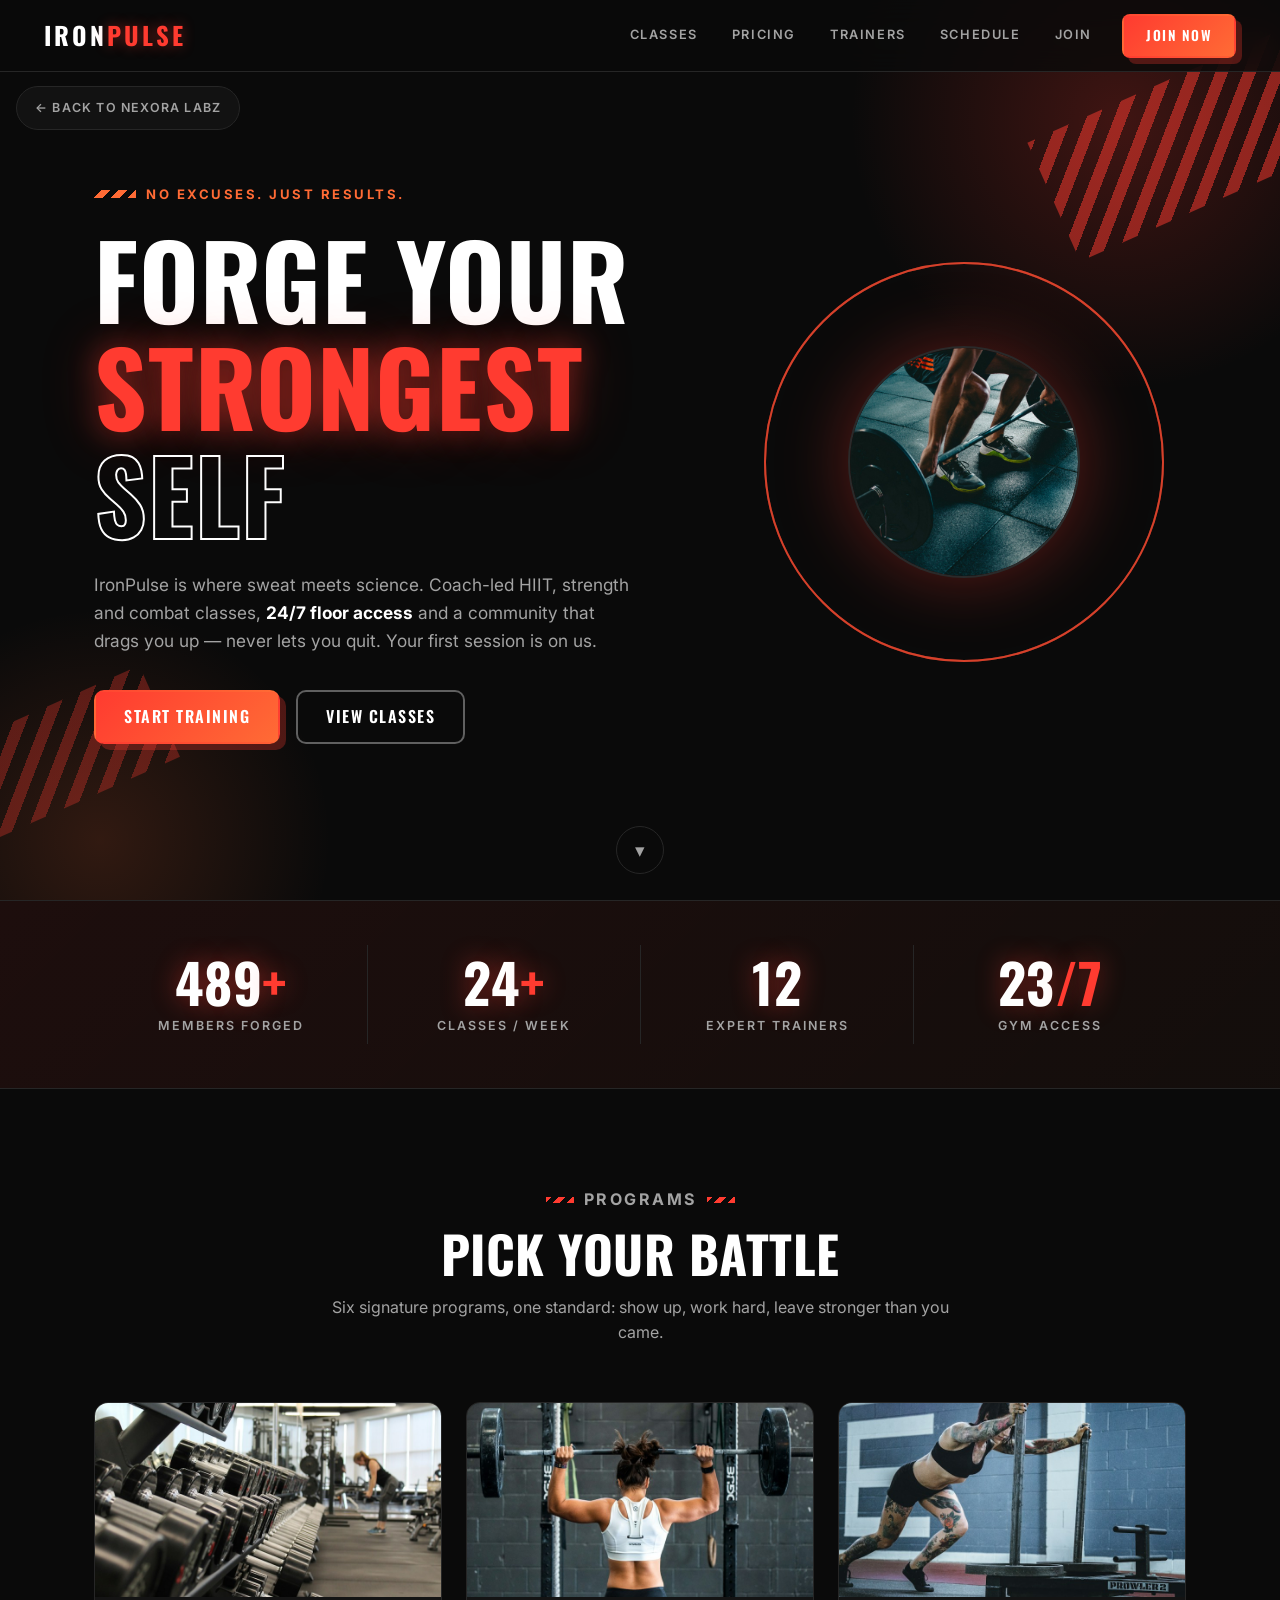
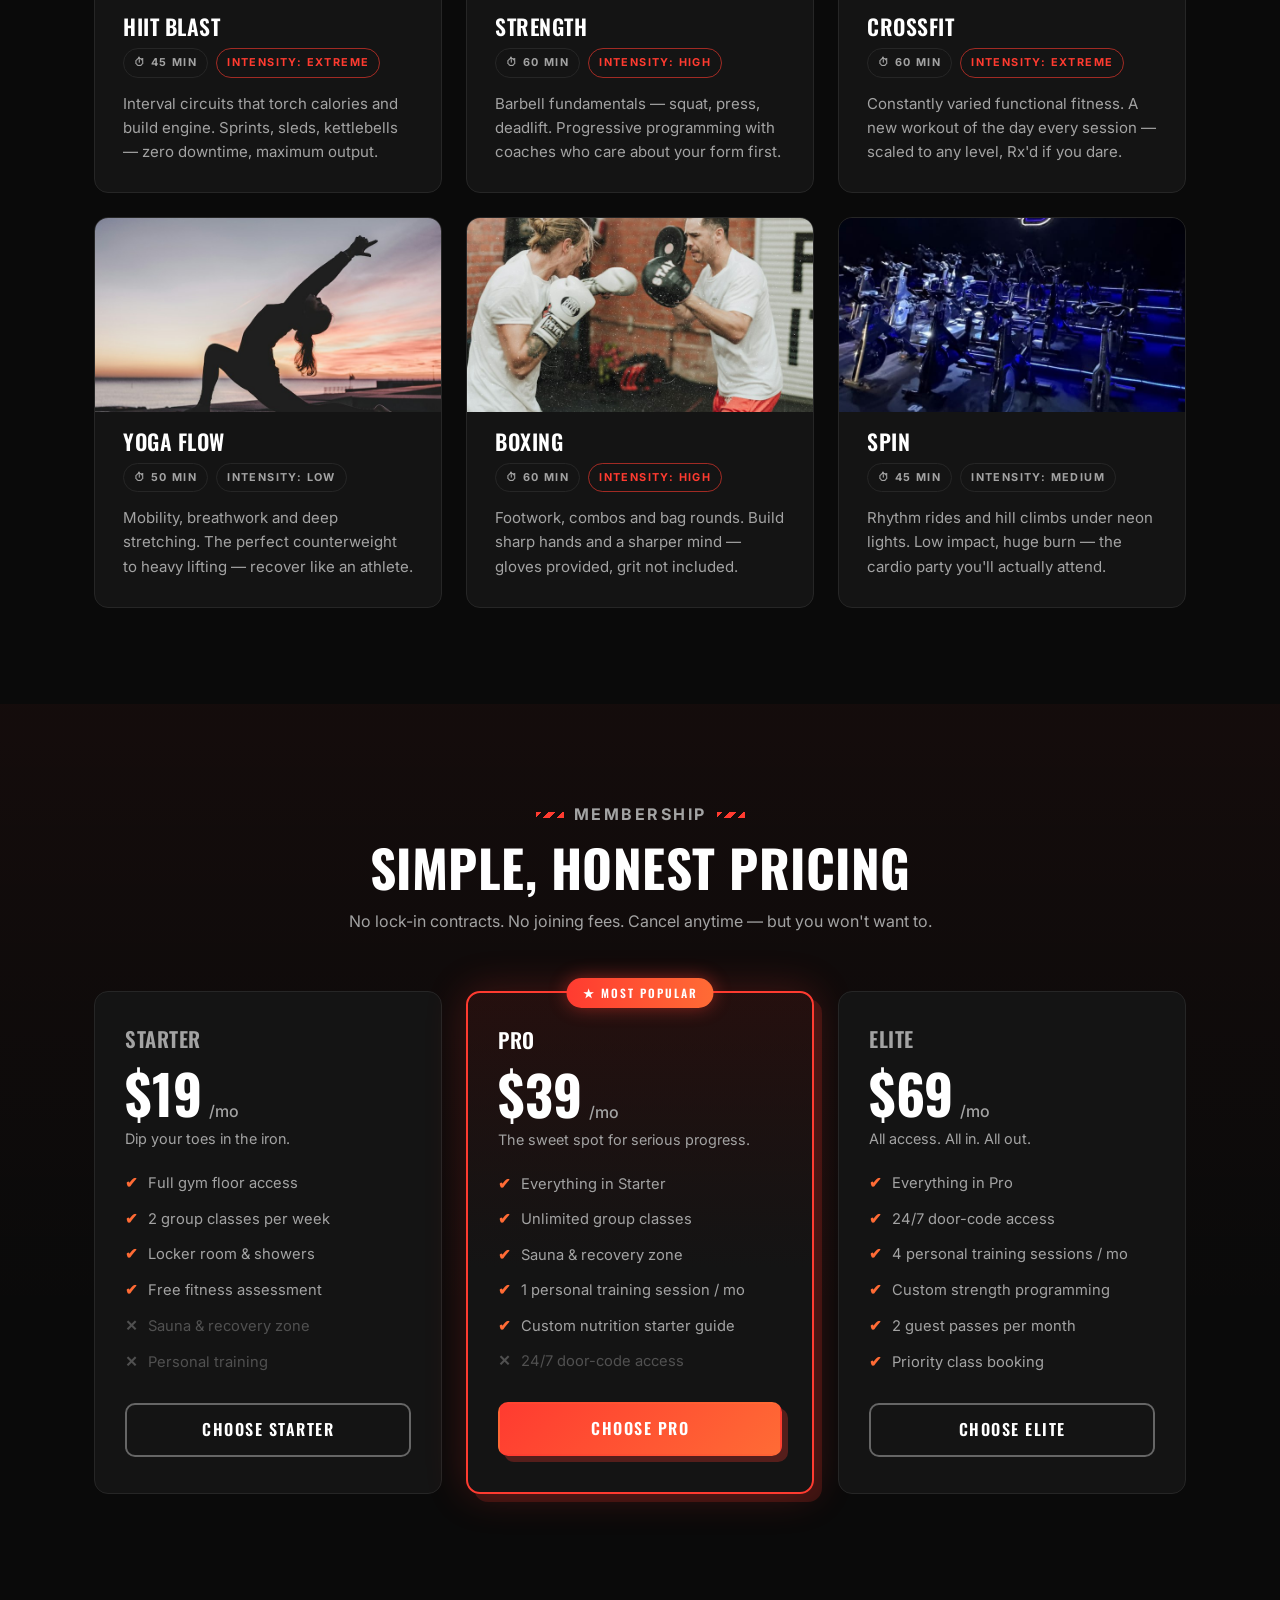
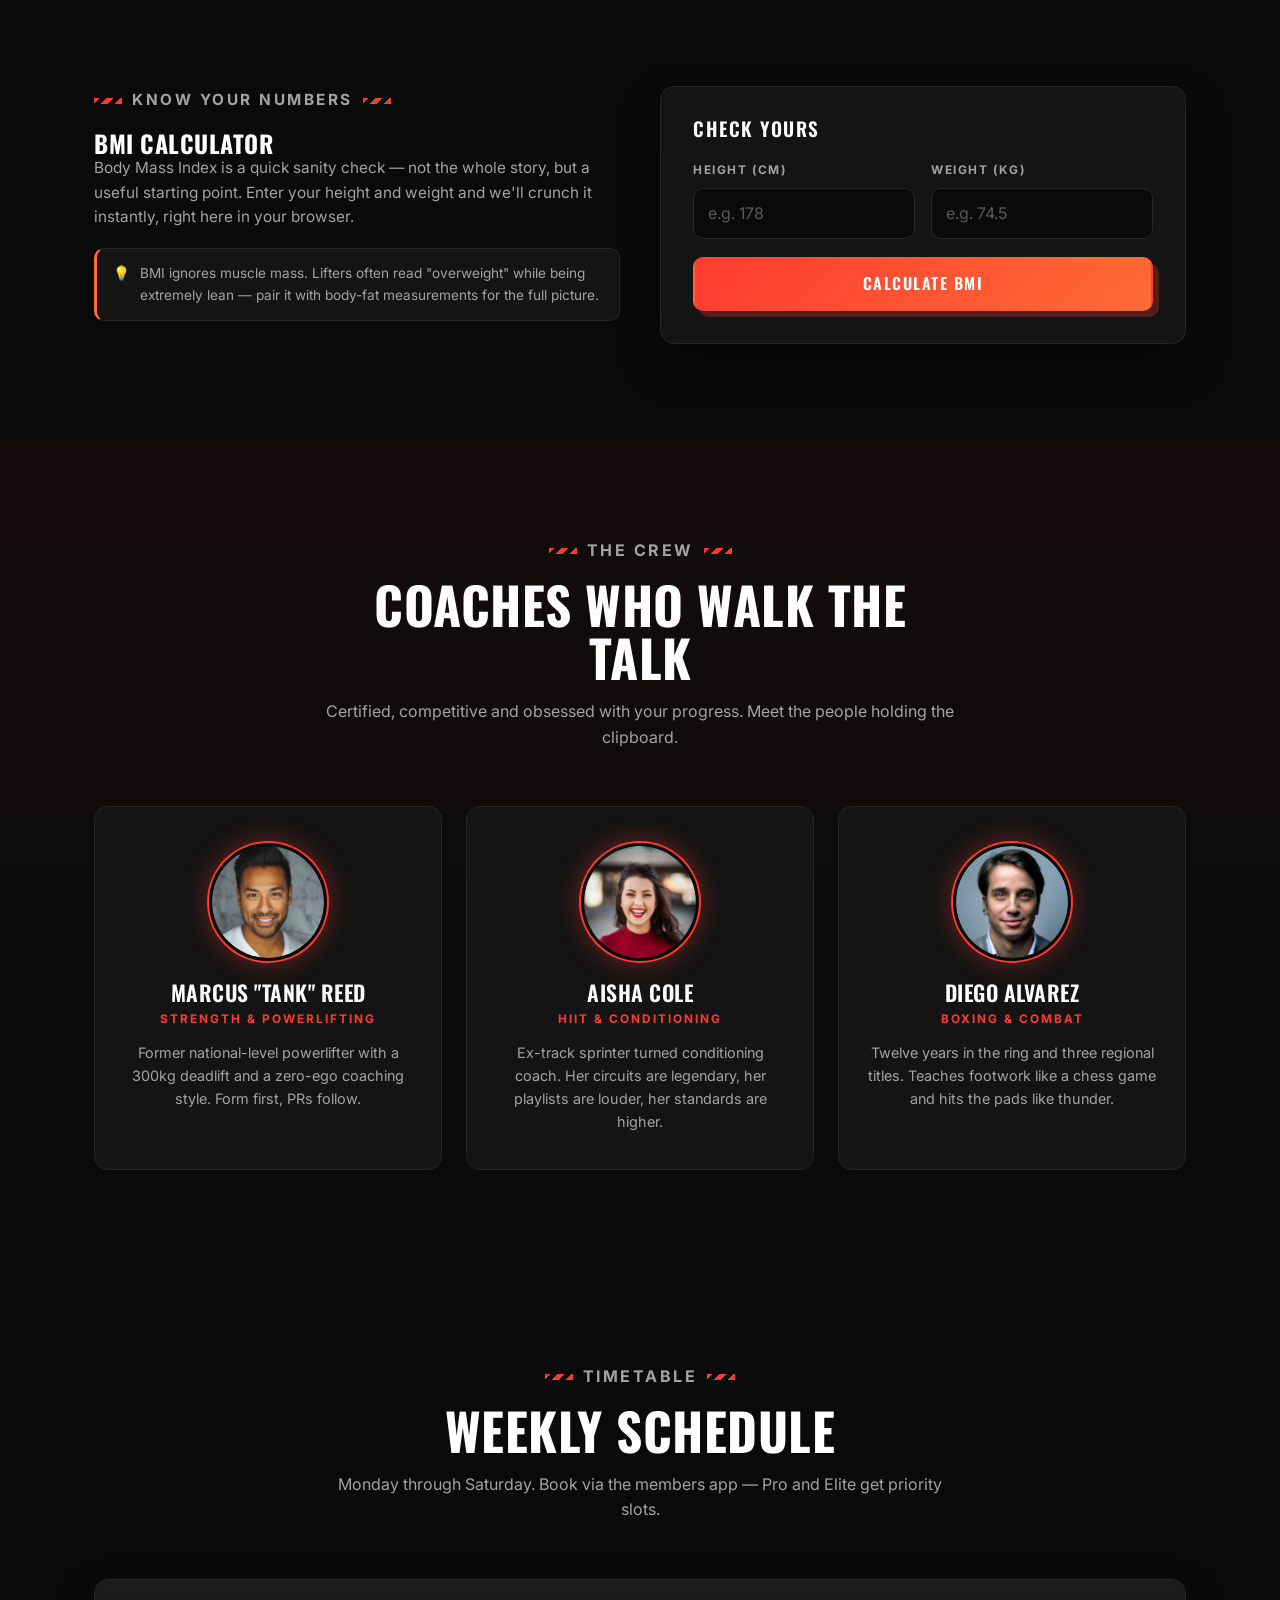
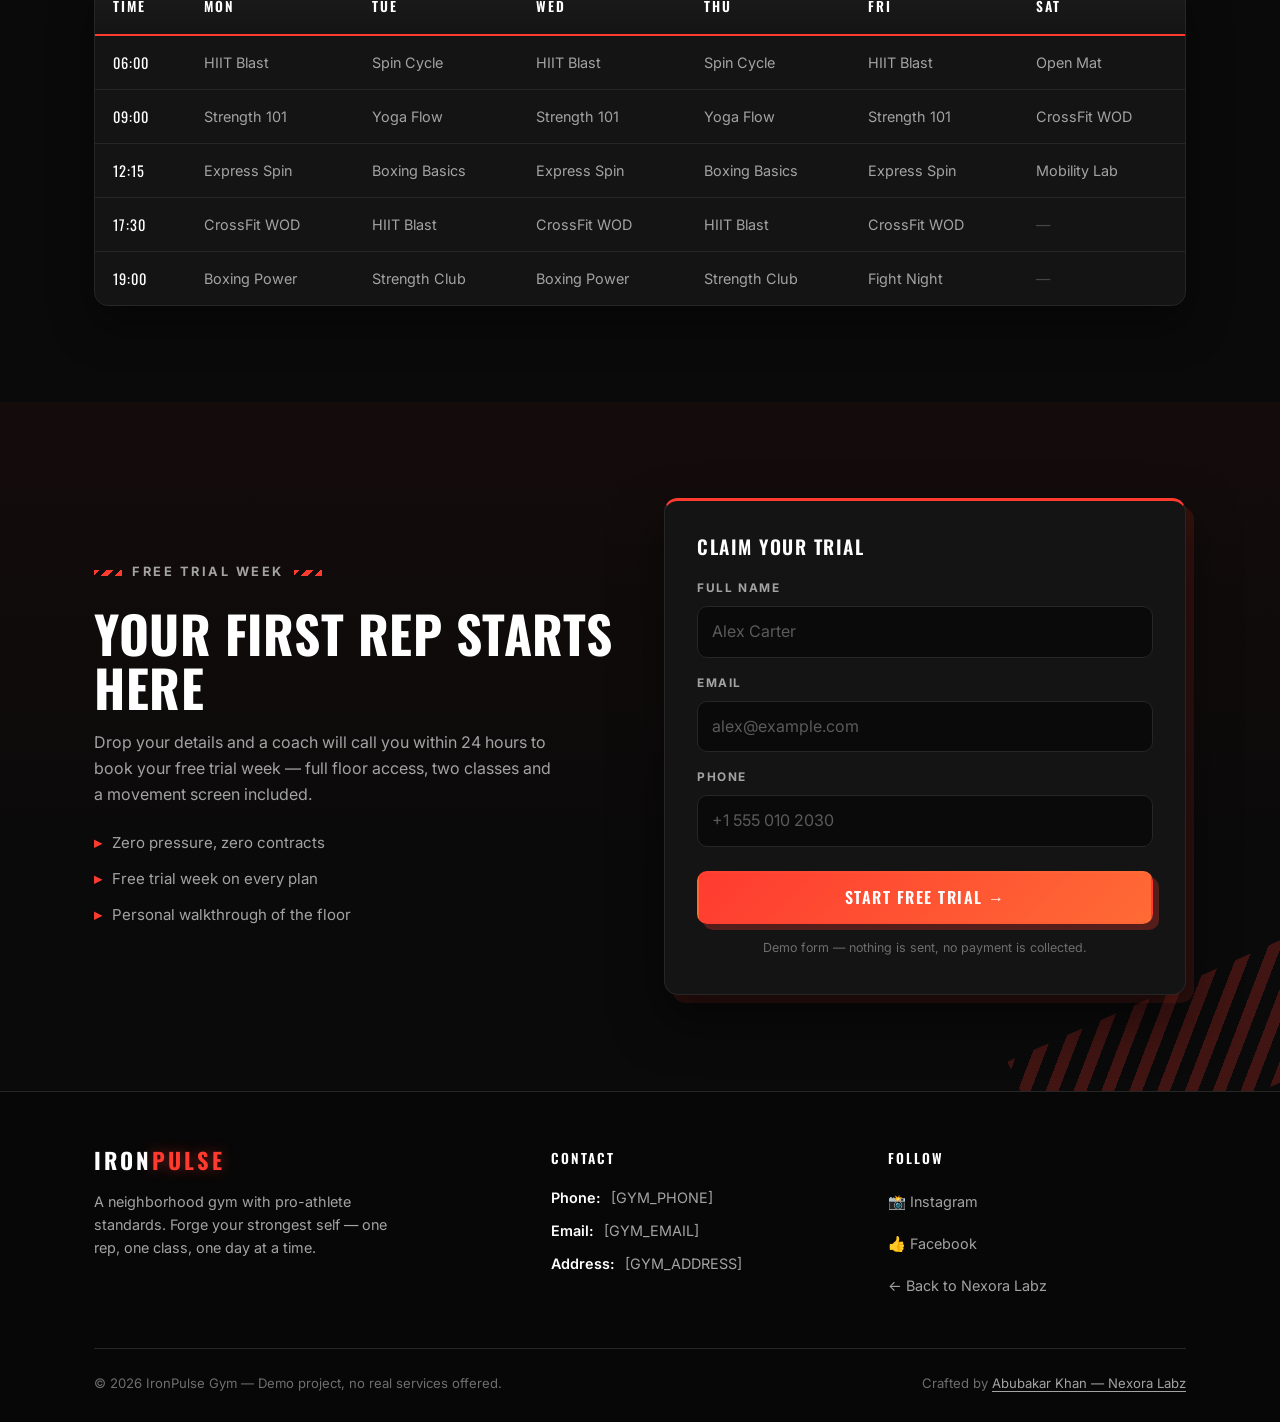
<file: projects/project-2/index.html>
<!DOCTYPE html>
<html lang="en">
<head>
  <meta charset="UTF-8">
  <meta name="viewport" content="width=device-width, initial-scale=1.0">
  <meta name="description" content="IronPulse Gym — a high-energy fitness demo landing page with classes, pricing, BMI calculator, trainers and schedule. Crafted by Nexora Labz.">
  <title>IronPulse Gym — Demo Fitness Website | Nexora Labz</title>

  <meta name="robots" content="index, follow">
  <link rel="canonical" href="https://nexora-labz.netlify.app/projects/project-2/">

  <meta property="og:type" content="website">
  <meta property="og:site_name" content="Nexora Labz">
  <meta property="og:title" content="IronPulse Gym — Demo Fitness Website | Nexora Labz">
  <meta property="og:description" content="IronPulse Gym — a high-energy fitness demo landing page with classes, pricing, BMI calculator, trainers and schedule. Crafted by Nexora Labz.">
  <meta property="og:url" content="https://nexora-labz.netlify.app/projects/project-2/">
  <meta property="og:image" content="https://nexora-labz.netlify.app/assets/images/og-image.jpg">
  <meta property="og:image:width" content="1200">
  <meta property="og:image:height" content="630">
  <meta name="twitter:card" content="summary_large_image">
  <meta name="twitter:image" content="https://nexora-labz.netlify.app/assets/images/og-image.jpg">

  <!-- Fonts: Oswald (display) + Inter (body) -->
  <link rel="preconnect" href="https://fonts.googleapis.com">
  <link rel="preconnect" href="https://fonts.gstatic.com" crossorigin>
  <link href="https://fonts.googleapis.com/css2?family=Oswald:wght@500;600;700&family=Inter:wght@400;500;600;700&display=swap" rel="stylesheet">

  <style>
    /* ============================================================
       IRONPULSE — Design System
       #0A0A0A near-black · #FFFFFF white · #FF3B30 neon red · #FF6B35 orange
       ============================================================ */
    :root {
      --bg:#0A0A0A; --surface:#141414; --surface-2:#1A1A1A; --line:#262626; --white:#FFFFFF; --muted:#A3A3A3;
      --red:#FF3B30; --orange:#FF6B35; --red-glow:rgba(255,59,48,.45); --nav-h:72px; --radius:14px;
      --font-display:'Oswald','Arial Narrow',Impact,sans-serif;
      --font-body:'Inter',-apple-system,BlinkMacSystemFont,'Segoe UI',Roboto,sans-serif;
    }
    * { margin:0; padding:0; box-sizing:border-box; }
    html { scroll-behavior:smooth; }
    body {
      font-family:var(--font-body); color:var(--white); line-height:1.6; overflow-x:hidden; background-attachment:fixed;
      background:
        radial-gradient(700px 480px at 88% -6%, rgba(255,59,48,.14), transparent 62%),
        radial-gradient(640px 480px at -8% 104%, rgba(255,107,53,.10), transparent 62%),
        var(--bg);
    }
    ::selection { background:var(--red); color:var(--white); }
    a { color:inherit; text-decoration:none; }
    ul { list-style:none; }
    button { font:inherit; cursor:pointer; background:none; border:none; color:inherit; }
    h1,h2,h3,.brand,.stat-number,.price { font-family:var(--font-display); text-transform:uppercase; letter-spacing:.5px; line-height:1.05; }
    :focus-visible { outline:2px solid var(--orange); outline-offset:3px; border-radius:4px; }
    .container { max-width:1140px; margin:0 auto; padding:0 24px; }
    section { scroll-margin-top:calc(var(--nav-h) + 16px); }
    .sr-only { position:absolute; left:-9999px; }
    html.js .reveal { opacity:0; transform:translateY(28px); transition:opacity .7s ease var(--d,0s), transform .7s ease var(--d,0s); }
    html.js .reveal.visible { opacity:1; transform:none; }

    /* ---- Buttons ---- */
    .btn { display:inline-flex; align-items:center; justify-content:center; gap:8px; min-height:48px; padding:12px 28px; font-family:var(--font-display); font-size:1rem; font-weight:600; text-transform:uppercase; letter-spacing:1.5px; border-radius:10px; border:2px solid transparent; user-select:none; transition:transform .25s ease, box-shadow .25s ease, border-color .25s ease, color .25s ease; }
    .btn-primary { background:linear-gradient(135deg,var(--red),var(--orange)); color:var(--white); box-shadow:6px 6px 0 rgba(255,59,48,.28); }
    .btn-primary:hover,.btn-primary:focus-visible { transform:translate(-2px,-2px); box-shadow:9px 9px 0 rgba(255,59,48,.38), 0 0 28px var(--red-glow); }
    .btn-primary:active { transform:translate(2px,2px); box-shadow:3px 3px 0 rgba(255,59,48,.28); }
    .btn-ghost { background:transparent; border-color:rgba(255,255,255,.35); color:var(--white); }
    .btn-ghost:hover,.btn-ghost:focus-visible { border-color:var(--red); color:var(--red); box-shadow:0 0 24px var(--red-glow); transform:translateY(-2px); }
    .btn-block { width:100%; }

    /* ---- Back pill (fixed, always visible) ---- */
    .back-pill { position:fixed; top:calc(var(--nav-h) + 14px); left:16px; z-index:60; display:inline-flex; align-items:center; gap:6px; min-height:44px; padding:8px 18px; font-size:.78rem; font-weight:600; text-transform:uppercase; letter-spacing:1.2px; color:var(--muted); background:rgba(20,20,20,.92); border:1px solid var(--line); border-radius:999px; backdrop-filter:blur(8px); transition:color .25s ease, border-color .25s ease, box-shadow .25s ease; }
    .back-pill:hover,.back-pill:focus-visible { color:var(--white); border-color:var(--red); box-shadow:0 0 18px var(--red-glow); }

    /* ---- Navbar ---- */
    .navbar { position:fixed; top:0; left:0; right:0; z-index:100; height:var(--nav-h); background:rgba(10,10,10,.82); backdrop-filter:blur(14px); border-bottom:1px solid var(--line); transition:background .3s ease, box-shadow .3s ease; }
    .navbar.scrolled { background:rgba(10,10,10,.96); box-shadow:0 6px 24px rgba(0,0,0,.6), 0 2px 0 rgba(255,59,48,.4); }
    .nav-inner { max-width:1240px; margin:0 auto; height:100%; padding:0 24px; display:flex; align-items:center; justify-content:space-between; gap:24px; }
    .brand { font-size:1.55rem; font-weight:700; letter-spacing:3px; white-space:nowrap; }
    .brand span { color:var(--red); text-shadow:0 0 14px var(--red-glow); }
    .nav-links { display:flex; align-items:center; gap:6px; }
    .nav-links a:not(.nav-cta) { position:relative; display:inline-flex; align-items:center; min-height:44px; padding:10px 14px; font-size:.8rem; font-weight:600; text-transform:uppercase; letter-spacing:1.6px; color:var(--muted); transition:color .25s ease, text-shadow .25s ease; }
    .nav-links a:not(.nav-cta)::after { content:""; position:absolute; left:14px; right:14px; bottom:6px; height:2px; background:linear-gradient(90deg,var(--red),var(--orange)); transform:scaleX(0); transform-origin:left; transition:transform .3s ease; }
    .nav-links a:not(.nav-cta):hover,.nav-links a:not(.nav-cta):focus-visible { color:var(--white); text-shadow:0 0 12px var(--red-glow); }
    .nav-links a:not(.nav-cta):hover::after { transform:scaleX(1); }
    .nav-cta { min-height:44px; padding:9px 22px; font-size:.85rem; margin-left:10px; border-radius:8px; }

    /* Hamburger */
    .hamburger { display:none; flex-direction:column; justify-content:center; align-items:center; gap:5px; width:48px; height:48px; border:1px solid var(--line); border-radius:10px; background:rgba(255,255,255,.03); transition:border-color .25s ease, box-shadow .25s ease; }
    .hamburger:hover { border-color:var(--red); box-shadow:0 0 14px var(--red-glow); }
    .hamburger span { width:22px; height:2px; background:var(--white); border-radius:2px; transition:transform .3s ease, opacity .3s ease, background .3s ease; }
    body.nav-open .hamburger span:nth-child(1) { transform:translateY(7px) rotate(45deg); background:var(--red); }
    body.nav-open .hamburger span:nth-child(2) { opacity:0; }
    body.nav-open .hamburger span:nth-child(3) { transform:translateY(-7px) rotate(-45deg); background:var(--red); }

    /* ---- Hero ---- */
    .hero { position:relative; min-height:100vh; min-height:100svh; display:flex; align-items:center; padding:calc(var(--nav-h) + 48px) 0 96px; overflow:hidden; }
    .glow { position:absolute; border-radius:50%; pointer-events:none; }
    .glow-1 { width:560px; height:560px; top:-160px; right:-120px; background:radial-gradient(circle, rgba(255,59,48,.22), transparent 68%); }
    .glow-2 { width:480px; height:480px; bottom:-180px; left:-140px; background:radial-gradient(circle, rgba(255,107,53,.16), transparent 68%); }
    .stripe-decor { position:absolute; pointer-events:none; background:repeating-linear-gradient(-45deg, var(--red) 0 12px, transparent 12px 26px); opacity:.5; }
    .sd-1 { width:320px; height:130px; top:8%; right:-80px; transform:rotate(-24deg); }
    .sd-2 { width:240px; height:100px; bottom:10%; left:-70px; transform:rotate(-24deg); opacity:.3; }
    .hero-inner { position:relative; display:grid; grid-template-columns:1.15fr .85fr; align-items:center; gap:48px; width:100%; }
    .hero-kicker { display:inline-flex; align-items:center; gap:10px; margin-bottom:20px; font-size:.82rem; font-weight:700; text-transform:uppercase; letter-spacing:2.5px; color:var(--orange); }
    .hero-kicker::before { content:""; width:42px; height:8px; background:repeating-linear-gradient(-45deg, var(--orange) 0 6px, transparent 6px 12px); }
    .hero h1 { font-size:clamp(3.1rem, 8vw, 6.4rem); font-weight:700; letter-spacing:1px; margin-bottom:24px; }
    .hl { color:var(--red); text-shadow:0 0 30px var(--red-glow), 0 0 60px rgba(255,59,48,.3); }
    .stroke { color:transparent; -webkit-text-stroke:2px var(--white); text-shadow:none; }
    .hero-sub { max-width:540px; color:var(--muted); font-size:1.08rem; margin-bottom:36px; }
    .hero-sub strong { color:var(--white); }
    .hero-ctas { display:flex; flex-wrap:wrap; gap:16px; }
    .hero-visual { position:relative; width:min(400px,78vw); aspect-ratio:1; display:grid; place-items:center; justify-self:center; }
    .pulse-ring { position:absolute; inset:0; border:2px solid rgba(255,59,48,.55); border-radius:50%; animation:ringPulse 2.8s ease-out infinite; }
    .r2 { animation-delay:.9s; border-color:rgba(255,107,53,.45); } .r3 { animation-delay:1.8s; border-color:rgba(255,59,48,.3); }
    @keyframes ringPulse { 0% { transform:scale(.72); opacity:.9; } 100% { transform:scale(1.22); opacity:0; } }
    /* Real photograph core replaces the emoji dumbbell */
    .ring-core { width:58%; aspect-ratio:1; overflow:hidden; display:grid; place-items:center; border-radius:50%; background:#0C0C0C; border:2px solid rgba(255,255,255,.12); box-shadow:0 0 70px rgba(255,59,48,.35), inset 0 0 44px rgba(255,59,48,.16); }
    .ring-core img { width:100%; height:100%; object-fit:cover; border-radius:50%; display:block; }
    .scroll-cue { position:absolute; bottom:26px; left:50%; transform:translateX(-50%); width:48px; height:48px; display:grid; place-items:center; border:1px solid var(--line); border-radius:50%; color:var(--muted); font-size:1.2rem; transition:color .25s ease, border-color .25s ease, box-shadow .25s ease; animation:cueBounce 2.2s ease-in-out infinite; }
    .scroll-cue:hover { color:var(--red); border-color:var(--red); box-shadow:0 0 16px var(--red-glow); }
    @keyframes cueBounce { 0%,100% { transform:translate(-50%,0); } 50% { transform:translate(-50%,8px); } }

    /* ---- Stats bar ---- */
    .stats { border-top:1px solid var(--line); border-bottom:1px solid var(--line); background:linear-gradient(135deg, rgba(255,59,48,.08), rgba(255,107,53,.04)); }
    .stats-grid { display:grid; grid-template-columns:repeat(4,1fr); padding-top:44px; padding-bottom:44px; }
    .stat { text-align:center; padding:8px 16px; border-left:1px solid var(--line); }
    .stat:first-child { border-left:none; }
    .stat-number { display:block; font-size:clamp(2.4rem, 4.5vw, 3.4rem); font-weight:700; text-shadow:0 0 26px var(--red-glow); }
    .stat-number em { font-style:normal; color:var(--red); }
    .stat-label { display:block; margin-top:6px; font-size:.78rem; font-weight:600; text-transform:uppercase; letter-spacing:2px; color:var(--muted); }

    /* ---- Generic section ---- */
    .section { padding:96px 0; position:relative; }
    .section-alt { background:linear-gradient(180deg, rgba(255,59,48,.045), transparent 70%); }
    .section-head { text-align:center; max-width:640px; margin:0 auto 56px; }
    .kicker { display:inline-flex; align-items:center; gap:10px; margin-bottom:14px; font-size:.8rem; font-weight:700; text-transform:uppercase; letter-spacing:2.5px; color:var(--red); }
    .kicker::before,.kicker::after { content:""; width:28px; height:6px; background:repeating-linear-gradient(-45deg, var(--red) 0 5px, transparent 5px 10px); }
    .section-head h2 { font-size:clamp(2.1rem, 4.5vw, 3.2rem); font-weight:700; margin-bottom:14px; }
    .section-head p { color:var(--muted); font-size:1rem; }

    /* ---- Classes grid ---- */
    .classes-grid { display:grid; grid-template-columns:repeat(3,1fr); gap:24px; }
    .class-card { position:relative; background:var(--surface); border:1px solid var(--line); border-radius:var(--radius); padding:28px; overflow:hidden; transition:transform .3s ease, border-color .3s ease, box-shadow .3s ease; }
    .class-card::before { content:""; position:absolute; top:0; left:0; right:0; height:3px; background:linear-gradient(90deg,var(--red),var(--orange)); transform:scaleX(0); transform-origin:left; transition:transform .35s ease; }
    .class-card:hover,.class-card:focus-within { transform:translateY(-8px); border-color:var(--red); box-shadow:0 16px 36px rgba(0,0,0,.55), 0 0 0 1px var(--red), 0 0 30px rgba(255,59,48,.22); }
    .class-card:hover::before { transform:scaleX(1); }
    /* Class cards open with a real photo banner */
    .class-photo { margin:-28px -28px 18px; aspect-ratio:16/9; overflow:hidden; background:#141414; }
    .class-photo img { width:100%; height:100%; object-fit:cover; display:block; transition:transform .5s ease; }
    .class-card:hover .class-photo img { transform:scale(1.06); }
    .class-card h3 { font-size:1.35rem; font-weight:600; margin-bottom:10px; }
    .class-tags { display:flex; flex-wrap:wrap; gap:8px; margin-bottom:14px; }
    .tag { font-size:.68rem; font-weight:700; text-transform:uppercase; letter-spacing:1.4px; padding:5px 10px; border-radius:999px; border:1px solid var(--line); color:var(--muted); }
    .tag-hot { border-color:rgba(255,59,48,.6); color:var(--red); }
    .class-desc { color:var(--muted); font-size:.94rem; }

    /* ---- Pricing ---- */
    .pricing-grid { display:grid; grid-template-columns:repeat(3,1fr); gap:24px; align-items:stretch; }
    .plan { position:relative; display:flex; flex-direction:column; background:var(--surface); border:1px solid var(--line); border-radius:var(--radius); padding:36px 30px; transition:transform .3s ease, border-color .3s ease, box-shadow .3s ease; }
    .plan:hover { transform:translateY(-6px); border-color:rgba(255,107,53,.6); box-shadow:0 16px 36px rgba(0,0,0,.5); }
    .plan.featured { border:2px solid var(--red); background:linear-gradient(180deg, rgba(255,59,48,.09), var(--surface) 55%); box-shadow:0 0 40px rgba(255,59,48,.22), 8px 8px 0 rgba(255,59,48,.18); }
    .plan-badge { position:absolute; top:-15px; left:50%; transform:translateX(-50%); white-space:nowrap; padding:6px 16px; border-radius:999px; background:linear-gradient(90deg,var(--red),var(--orange)); color:var(--white); font-family:var(--font-display); font-size:.72rem; font-weight:600; text-transform:uppercase; letter-spacing:2px; box-shadow:0 0 18px var(--red-glow); }
    .plan h3 { font-size:1.3rem; font-weight:600; color:var(--muted); } .plan.featured h3 { color:var(--white); }
    .price { display:flex; align-items:baseline; gap:6px; margin:14px 0 6px; font-size:3.4rem; font-weight:700; }
    .price span { font-size:1rem; color:var(--muted); font-family:var(--font-body); font-weight:500; text-transform:none; letter-spacing:0; }
    .plan-tagline { color:var(--muted); font-size:.9rem; margin-bottom:22px; }
    .plan-features { flex:1; display:grid; gap:12px; margin-bottom:28px; }
    .plan-features li { display:flex; gap:10px; font-size:.92rem; color:var(--muted); }
    .plan-features li::before { content:"✔"; color:var(--orange); font-weight:700; flex-shrink:0; }
    .plan-features li.off { opacity:.42; }
    .plan-features li.off::before { content:"✕"; color:var(--muted); }

    /* ---- BMI calculator ---- */
    .bmi-grid { display:grid; grid-template-columns:1fr 1fr; gap:40px; align-items:start; }
    .bmi-copy h3 { font-size:1.6rem; font-weight:600; margin-bottom:12px; }
    .bmi-copy p { color:var(--muted); margin-bottom:18px; font-size:.96rem; }
    .bmi-note { display:flex; gap:10px; align-items:flex-start; font-size:.85rem; color:var(--muted); background:var(--surface); border:1px solid var(--line); border-left:3px solid var(--orange); border-radius:10px; padding:14px 16px; }
    .bmi-card { background:var(--surface); border:1px solid var(--line); border-radius:var(--radius); padding:32px; box-shadow:0 20px 44px rgba(0,0,0,.45); }
    .bmi-card h3 { font-size:1.2rem; font-weight:600; letter-spacing:1.5px; margin-bottom:22px; }
    .bmi-fields { display:grid; grid-template-columns:1fr 1fr; gap:16px; margin-bottom:18px; }
    .field label { display:block; font-size:.74rem; font-weight:700; text-transform:uppercase; letter-spacing:1.6px; color:var(--muted); margin-bottom:8px; }
    .field input { width:100%; min-height:48px; padding:12px 14px; font:inherit; font-size:1rem; color:var(--white); background:var(--bg); border:1px solid var(--line); border-radius:10px; transition:border-color .25s ease, box-shadow .25s ease; }
    .field input::placeholder { color:#5A5A5A; }
    .field input:focus { outline:none; border-color:var(--red); box-shadow:0 0 0 3px rgba(255,59,48,.18), 0 0 18px rgba(255,59,48,.22); }
    .field input.invalid { border-color:var(--red); box-shadow:0 0 0 3px rgba(255,59,48,.22); }
    .form-error { color:var(--red); font-size:.85rem; font-weight:600; margin-top:12px; }
    .bmi-result { margin-top:22px; padding:24px; text-align:center; border-radius:12px; background:var(--bg); border:1px solid var(--line); }
    .bmi-score { display:flex; align-items:baseline; justify-content:center; gap:10px; } .bmi-score strong { font-family:var(--font-display); font-size:3.2rem; font-weight:700; line-height:1; text-shadow:0 0 24px var(--red-glow); }
    .bmi-unit { font-size:.78rem; font-weight:700; text-transform:uppercase; letter-spacing:2px; color:var(--muted); }
    .bmi-pill { display:inline-block; margin-top:12px; padding:6px 18px; border-radius:999px; font-size:.78rem; font-weight:700; text-transform:uppercase; letter-spacing:1.6px; border:1px solid currentColor; }
    .pill-under { color:#FFB020; background:rgba(255,176,32,.12); } .pill-normal { color:#30D158; background:rgba(48,209,88,.12); }
    .pill-over { color:var(--orange); background:rgba(255,107,53,.12); } .pill-obese { color:var(--red); background:rgba(255,59,48,.12); }
    .bmi-advice { margin-top:12px; font-size:.88rem; color:var(--muted); }

    /* ---- Trainers ---- */
    .trainers-grid { display:grid; grid-template-columns:repeat(3,1fr); gap:24px; }
    .trainer-card { text-align:center; background:var(--surface); border:1px solid var(--line); border-radius:var(--radius); padding:36px 28px; transition:transform .3s ease, border-color .3s ease, box-shadow .3s ease; }
    .trainer-card:hover { transform:translateY(-8px); border-color:var(--red); box-shadow:0 16px 36px rgba(0,0,0,.55), 0 0 30px rgba(255,59,48,.2); }
    .avatar { width:118px; height:118px; margin:0 auto 20px; overflow:hidden; display:grid; place-items:center; border-radius:50%; background:#1E1E1E; border:3px solid var(--bg); box-shadow:0 0 0 2px var(--red), 0 0 26px var(--red-glow); }
    .avatar img { width:100%; height:100%; object-fit:cover; border-radius:50%; display:block; }
    .trainer-card h3 { font-size:1.35rem; font-weight:600; margin-bottom:6px; }
    .trainer-spec { font-size:.74rem; font-weight:700; text-transform:uppercase; letter-spacing:2px; color:var(--red); margin-bottom:12px; }
    .trainer-bio { font-size:.9rem; color:var(--muted); }

    /* ---- Schedule ---- */
    .table-wrap { overflow-x:auto; border:1px solid var(--line); border-radius:var(--radius); background:var(--surface); box-shadow:0 20px 44px rgba(0,0,0,.4); }
    .schedule-table { width:100%; min-width:720px; border-collapse:collapse; }
    .schedule-table th { font-family:var(--font-display); font-size:.85rem; font-weight:600; text-transform:uppercase; letter-spacing:2px; text-align:left; color:var(--white); background:linear-gradient(180deg,#1C1C1C,#141414); border-bottom:2px solid var(--red); padding:16px 18px; white-space:nowrap; }
    .schedule-table td { padding:15px 18px; border-bottom:1px solid var(--line); font-size:.9rem; color:var(--muted); white-space:nowrap; }
    .schedule-table tbody tr:last-child td { border-bottom:none; }
    .schedule-table tbody tr { transition:background .2s ease; }
    .schedule-table tbody tr:hover { background:rgba(255,59,48,.06); }
    .schedule-table td:first-child { font-family:var(--font-display); color:var(--white); letter-spacing:1px; }
    .cell-rest { opacity:.35; }

    /* ---- Join CTA ---- */
    .join { position:relative; overflow:hidden; }
    .join .stripe-decor { opacity:.22; }
    .join .sd-1 { top:auto; bottom:-30px; right:-60px; }
    .join-grid { position:relative; display:grid; grid-template-columns:1fr 1fr; gap:48px; align-items:center; }
    .join-copy h2 { font-size:clamp(2.1rem, 4.5vw, 3.2rem); margin-bottom:16px; }
    .join-copy > p { color:var(--muted); margin-bottom:24px; max-width:460px; }
    .join-perks { display:grid; gap:12px; margin-bottom:8px; }
    .join-perks li { display:flex; gap:10px; font-size:.94rem; color:var(--muted); }
    .join-perks li::before { content:"▸"; color:var(--red); font-weight:700; }
    .join-card { background:var(--surface); border:1px solid var(--line); border-top:3px solid var(--red); border-radius:var(--radius); padding:36px 32px; box-shadow:0 24px 50px rgba(0,0,0,.5), 8px 8px 0 rgba(255,59,48,.14); }
    .join-card h3 { font-size:1.2rem; font-weight:600; letter-spacing:1.5px; margin-bottom:22px; }
    .join-card .field { margin-bottom:16px; }
    .join-card .btn { margin-top:8px; }
    .join-fine { margin-top:14px; font-size:.78rem; color:#6E6E6E; text-align:center; }

    /* ---- Footer ---- */
    .footer { border-top:1px solid var(--line); background:#070707; padding:56px 0 28px; }
    .footer-grid { display:grid; grid-template-columns:1.4fr 1fr 1fr; gap:40px; padding-bottom:36px; border-bottom:1px solid var(--line); }
    .footer h4 { font-family:var(--font-display); font-size:.85rem; font-weight:600; text-transform:uppercase; letter-spacing:2px; margin-bottom:16px; }
    .footer-brand .brand { font-size:1.4rem; }
    .footer-brand p { color:var(--muted); font-size:.9rem; margin-top:12px; max-width:320px; }
    .footer-contact li,.footer-links li { margin-bottom:10px; font-size:.9rem; color:var(--muted); }
    .footer-contact strong { color:var(--white); font-weight:600; margin-right:6px; }
    .footer-links a { display:inline-flex; align-items:center; gap:8px; min-height:32px; transition:color .25s ease, text-shadow .25s ease; }
    .footer-links a:hover { color:var(--red); text-shadow:0 0 12px var(--red-glow); }
    .footer-bottom { display:flex; flex-wrap:wrap; align-items:center; justify-content:space-between; gap:12px; padding-top:24px; font-size:.82rem; color:#6E6E6E; }
    .footer-bottom a { color:var(--muted); text-decoration:underline; text-underline-offset:3px; }
    .footer-bottom a:hover { color:var(--red); }

    /* ---- Toast ---- */
    .toast { position:fixed; bottom:24px; left:50%; z-index:200; transform:translate(-50%,20px); max-width:calc(100vw - 40px); padding:14px 26px; font-size:.92rem; font-weight:600; color:var(--white); background:var(--surface-2); border:1px solid var(--red); border-radius:999px; box-shadow:0 12px 32px rgba(0,0,0,.6), 0 0 24px var(--red-glow); opacity:0; pointer-events:none; transition:opacity .3s ease, transform .3s ease; }
    .toast.show { opacity:1; transform:translate(-50%,0); }

    /* ---- Responsive: 1024px ---- */
    @media (max-width:1024px) {
      .hero-inner { grid-template-columns:1fr; text-align:center; gap:40px; }
      .hero-copy { display:flex; flex-direction:column; align-items:center; }
      .hero-sub { max-width:620px; }
      .hero-visual { width:min(320px,70vw); order:-1; }
      .classes-grid,.trainers-grid { grid-template-columns:repeat(2,1fr); }
      .pricing-grid { grid-template-columns:1fr; max-width:460px; margin:0 auto; }
      .plan.featured { transform:none; }
      .bmi-grid,.join-grid { grid-template-columns:1fr; }
      .join-copy { text-align:center; }
      .join-copy > p { margin-left:auto; margin-right:auto; }
      .join-perks { justify-content:center; }
      .footer-grid { grid-template-columns:1fr 1fr; }
    }

    /* ---- Responsive: 768px ---- */
    @media (max-width:768px) {
      :root { --nav-h:64px; }
      .hamburger { display:flex; }
      .nav-links { position:fixed; top:var(--nav-h); left:0; right:0; bottom:0; z-index:90; flex-direction:column; align-items:stretch; gap:0; padding:20px 24px 40px; background:rgba(10,10,10,.98); backdrop-filter:blur(14px); border-top:1px solid var(--line); transform:translateX(100%); transition:transform .35s ease; overflow-y:auto; }
      body.nav-open .nav-links { transform:none; }
      .nav-links a:not(.nav-cta) { justify-content:flex-start; font-size:1.05rem; letter-spacing:2px; min-height:56px; border-bottom:1px solid var(--line); }
      .nav-links a:not(.nav-cta)::after { display:none; }
      .nav-cta { margin:20px 0 0; width:100%; }
      .stats-grid { grid-template-columns:repeat(2,1fr); row-gap:32px; }
      .stat:nth-child(3) { border-left:none; }
      .section { padding:72px 0; }
      .back-pill { top:calc(var(--nav-h) + 10px); padding:6px 14px; font-size:.7rem; }
    }

    /* ---- Responsive: 520px ---- */
    @media (max-width:520px) {
      .container { padding:0 18px; }
      .hero h1 { font-size:clamp(2.6rem, 13vw, 3.4rem); }
      .hero .btn { width:100%; }
      .classes-grid,.trainers-grid { grid-template-columns:1fr; }
      .bmi-fields { grid-template-columns:1fr; }
      .bmi-card,.join-card { padding:26px 20px; }
      .stat { padding:8px 6px; }
      .footer-grid { grid-template-columns:1fr; gap:28px; }
      .toast { width:calc(100vw - 32px); text-align:center; }
      .dumbbell { font-size:3.4rem; }
    }

    /* ---- Reduced motion ---- */
    @media (prefers-reduced-motion:reduce) {
      html { scroll-behavior:auto; }
      *,*::before,*::after { animation-duration:.01ms !important; animation-iteration-count:1 !important; transition-duration:.01ms !important; }
      html.js .reveal { opacity:1; transform:none; }
      .pulse-ring,.scroll-cue,.dumbbell { animation:none !important; }
    }
  </style>
</head>
<body>

  <!-- Fixed back-to-portfolio pill -->
  <a class="back-pill" href="../../index.html">← Back to Nexora Labz</a>

  <!-- ================= NAVBAR ================= -->
  <header class="navbar" id="navbar">
    <div class="nav-inner">
      <a class="brand" href="#top" aria-label="IronPulse home">IRON<span>PULSE</span></a>
      <nav class="nav-links" id="navLinks" aria-label="Primary navigation">
        <a href="#classes">Classes</a>
        <a href="#pricing">Pricing</a>
        <a href="#trainers">Trainers</a>
        <a href="#schedule">Schedule</a>
        <a href="#join">Join</a>
        <a class="btn btn-primary nav-cta" href="#join">Join Now</a>
      </nav>
      <button class="hamburger" id="hamburger" aria-label="Toggle navigation menu" aria-expanded="false" aria-controls="navLinks">
        <span></span><span></span><span></span>
      </button>
    </div>
  </header>

  <main id="top">

    <!-- ================= HERO ================= -->
    <section class="hero" aria-label="IronPulse introduction">
      <div class="glow glow-1" aria-hidden="true"></div>
      <div class="glow glow-2" aria-hidden="true"></div>
      <div class="stripe-decor sd-1" aria-hidden="true"></div>
      <div class="stripe-decor sd-2" aria-hidden="true"></div>
      <div class="container hero-inner">
        <div class="hero-copy">
          <p class="hero-kicker">No excuses. Just results.</p>
          <h1>Forge Your <span class="hl">Strongest</span> <span class="stroke">Self</span></h1>
          <p class="hero-sub">
            IronPulse is where sweat meets science. Coach-led HIIT, strength and combat classes, <strong>24/7 floor access</strong> and a community that drags you up — never lets you quit. Your first session is on us.
          </p>
          <div class="hero-ctas">
            <a class="btn btn-primary" href="#join">Start Training</a>
            <a class="btn btn-ghost" href="#classes">View Classes</a>
          </div>
        </div>
        <div class="hero-visual" aria-hidden="true">
          <span class="pulse-ring r1"></span>
          <span class="pulse-ring r2"></span>
          <span class="pulse-ring r3"></span>
          <div class="ring-core"><img src="img/hero.jpg" alt="Close-up of an athlete gripping a loaded barbell on a dark gym floor" loading="eager" fetchpriority="high" width="1200" height="1200"></div>
        </div>
      </div>
      <a class="scroll-cue" href="#stats" aria-label="Scroll down to gym statistics">▾</a>
    </section>

    <!-- ================= STATS ================= -->
    <section class="stats" id="stats" aria-label="IronPulse in numbers">
      <div class="container stats-grid">
        <div class="stat reveal"><span class="stat-number" data-target="500" data-suffix="+">0</span><span class="stat-label">Members Forged</span></div>
        <div class="stat reveal" style="--d:.1s"><span class="stat-number" data-target="25" data-suffix="+">0</span><span class="stat-label">Classes / Week</span></div>
        <div class="stat reveal" style="--d:.2s"><span class="stat-number" data-target="12" data-suffix="">0</span><span class="stat-label">Expert Trainers</span></div>
        <div class="stat reveal" style="--d:.3s"><span class="stat-number" data-target="24" data-suffix="/7">0</span><span class="stat-label">Gym Access</span></div>
      </div>
    </section>

    <!-- ================= CLASSES ================= -->
    <section class="section" id="classes" aria-labelledby="classes-title">
      <div class="container">
        <div class="section-head reveal">
          <p class="kicker">Programs</p>
          <h2 id="classes-title">Pick Your Battle</h2>
          <p>Six signature programs, one standard: show up, work hard, leave stronger than you came.</p>
        </div>
        <div class="classes-grid">
          <article class="class-card reveal">
          <figure class="class-photo"><img src="img/c-hiit.jpg" alt="Athlete training through a high-intensity interval circuit on the gym floor" loading="lazy" width="800" height="600"></figure><h3>HIIT Blast</h3>
            <div class="class-tags"><span class="tag">⏱ 45 min</span><span class="tag tag-hot">Intensity: Extreme</span></div>
            <p class="class-desc">Interval circuits that torch calories and build engine. Sprints, sleds, kettlebells — zero downtime, maximum output.</p>
          </article>
          <article class="class-card reveal" style="--d:.08s">
          <figure class="class-photo"><img src="img/c-strength.jpg" alt="Lifter performing a heavy barbell back squat in a black rack" loading="lazy" width="800" height="600"></figure><h3>Strength</h3>
            <div class="class-tags"><span class="tag">⏱ 60 min</span><span class="tag tag-hot">Intensity: High</span></div>
            <p class="class-desc">Barbell fundamentals — squat, press, deadlift. Progressive programming with coaches who care about your form first.</p>
          </article>
          <article class="class-card reveal" style="--d:.16s">
          <figure class="class-photo"><img src="img/c-crossfit.jpg" alt="Athlete pushing a weighted sled across the gym floor" loading="lazy" width="800" height="600"></figure><h3>CrossFit</h3>
            <div class="class-tags"><span class="tag">⏱ 60 min</span><span class="tag tag-hot">Intensity: Extreme</span></div>
            <p class="class-desc">Constantly varied functional fitness. A new workout of the day every session — scaled to any level, Rx'd if you dare.</p>
          </article>
          <article class="class-card reveal">
          <figure class="class-photo"><img src="img/c-yoga.jpg" alt="Yogi holding a warrior pose against a sunset sky" loading="lazy" width="800" height="600"></figure><h3>Yoga Flow</h3>
            <div class="class-tags"><span class="tag">⏱ 50 min</span><span class="tag">Intensity: Low</span></div>
            <p class="class-desc">Mobility, breathwork and deep stretching. The perfect counterweight to heavy lifting — recover like an athlete.</p>
          </article>
          <article class="class-card reveal" style="--d:.08s">
          <figure class="class-photo"><img src="img/c-boxing.jpg" alt="Two fighters sparring with gloves and focus pads" loading="lazy" width="800" height="600"></figure><h3>Boxing</h3>
            <div class="class-tags"><span class="tag">⏱ 60 min</span><span class="tag tag-hot">Intensity: High</span></div>
            <p class="class-desc">Footwork, combos and bag rounds. Build sharp hands and a sharper mind — gloves provided, grit not included.</p>
          </article>
          <article class="class-card reveal" style="--d:.16s">
          <figure class="class-photo"><img src="img/c-spin.jpg" alt="Spin bikes lined up under neon lights in a dark cycling studio" loading="lazy" width="800" height="600"></figure><h3>Spin</h3>
            <div class="class-tags"><span class="tag">⏱ 45 min</span><span class="tag">Intensity: Medium</span></div>
            <p class="class-desc">Rhythm rides and hill climbs under neon lights. Low impact, huge burn — the cardio party you'll actually attend.</p>
          </article>
        </div>
      </div>
    </section>

    <!-- ================= PRICING ================= -->
    <section class="section section-alt" id="pricing" aria-labelledby="pricing-title">
      <div class="container">
        <div class="section-head reveal">
          <p class="kicker">Membership</p>
          <h2 id="pricing-title">Simple, Honest Pricing</h2>
          <p>No lock-in contracts. No joining fees. Cancel anytime — but you won't want to.</p>
        </div>
        <div class="pricing-grid">
          <article class="plan reveal">
            <h3>Starter</h3>
            <p class="price">$19<span>/mo</span></p>
            <p class="plan-tagline">Dip your toes in the iron.</p>
            <ul class="plan-features">
              <li>Full gym floor access</li>
              <li>2 group classes per week</li>
              <li>Locker room &amp; showers</li>
              <li>Free fitness assessment</li>
              <li class="off">Sauna &amp; recovery zone</li>
              <li class="off">Personal training</li>
            </ul>
            <button class="btn btn-ghost btn-block demo-cta" type="button">Choose Starter</button>
          </article>
          <article class="plan featured reveal" style="--d:.1s">
            <span class="plan-badge">★ Most Popular</span>
            <h3>Pro</h3>
            <p class="price">$39<span>/mo</span></p>
            <p class="plan-tagline">The sweet spot for serious progress.</p>
            <ul class="plan-features">
              <li>Everything in Starter</li>
              <li>Unlimited group classes</li>
              <li>Sauna &amp; recovery zone</li>
              <li>1 personal training session / mo</li>
              <li>Custom nutrition starter guide</li>
              <li class="off">24/7 door-code access</li>
            </ul>
            <button class="btn btn-primary btn-block demo-cta" type="button">Choose Pro</button>
          </article>
          <article class="plan reveal" style="--d:.2s">
            <h3>Elite</h3>
            <p class="price">$69<span>/mo</span></p>
            <p class="plan-tagline">All access. All in. All out.</p>
            <ul class="plan-features">
              <li>Everything in Pro</li>
              <li>24/7 door-code access</li>
              <li>4 personal training sessions / mo</li>
              <li>Custom strength programming</li>
              <li>2 guest passes per month</li>
              <li>Priority class booking</li>
            </ul>
            <button class="btn btn-ghost btn-block demo-cta" type="button">Choose Elite</button>
          </article>
        </div>
      </div>
    </section>

    <!-- ================= BMI CALCULATOR ================= -->
    <section class="section" id="bmi" aria-labelledby="bmi-title">
      <div class="container bmi-grid">
        <div class="bmi-copy reveal">
          <p class="kicker">Know Your Numbers</p>
          <h2 id="bmi-title">BMI Calculator</h2>
          <p>
            Body Mass Index is a quick sanity check — not the whole story, but a useful starting point. Enter your height and weight and we'll crunch it instantly, right here in your browser.
          </p>
          <div class="bmi-note">
            <span aria-hidden="true">💡</span><span>BMI ignores muscle mass. Lifters often read "overweight" while being extremely lean — pair it with body-fat measurements for the full picture.</span>
          </div>
        </div>
        <div class="bmi-card reveal" style="--d:.1s">
          <h3>Check Yours</h3>
          <form id="bmi-form" novalidate>
            <div class="bmi-fields">
              <div class="field">
                <label for="bmi-height">Height (cm)</label>
                <input id="bmi-height" name="height" type="number" inputmode="numeric" min="100" max="250" placeholder="e.g. 178" autocomplete="off">
              </div>
              <div class="field">
                <label for="bmi-weight">Weight (kg)</label>
                <input id="bmi-weight" name="weight" type="number" inputmode="decimal" min="30" max="300" step="0.1" placeholder="e.g. 74.5" autocomplete="off">
              </div>
            </div>
            <button class="btn btn-primary btn-block" type="submit">Calculate BMI</button>
            <p class="form-error" id="bmi-error" hidden role="alert">Please enter a valid height (100–250 cm) and weight (30–300 kg).</p>
            <div class="bmi-result" id="bmi-result" hidden>
              <div class="bmi-score"><strong id="bmi-value">0.0</strong><span class="bmi-unit">BMI</span></div>
              <span class="bmi-pill" id="bmi-category">Normal</span>
              <p class="bmi-advice" id="bmi-advice"></p>
            </div>
          </form>
        </div>
      </div>
    </section>

    <!-- ================= TRAINERS ================= -->
    <section class="section section-alt" id="trainers" aria-labelledby="trainers-title">
      <div class="container">
        <div class="section-head reveal">
          <p class="kicker">The Crew</p>
          <h2 id="trainers-title">Coaches Who Walk the Talk</h2>
          <p>Certified, competitive and obsessed with your progress. Meet the people holding the clipboard.</p>
        </div>
        <div class="trainers-grid">
          <article class="trainer-card reveal">
            <div class="avatar"><img src="img/t-marcus.jpg" alt="Portrait of coach Marcus Reed" loading="lazy" width="500" height="500"></div>
            <h3>Marcus "Tank" Reed</h3><p class="trainer-spec">Strength &amp; Powerlifting</p>
            <p class="trainer-bio">Former national-level powerlifter with a 300kg deadlift and a zero-ego coaching style. Form first, PRs follow.</p>
          </article>
          <article class="trainer-card reveal" style="--d:.1s">
            <div class="avatar"><img src="img/t-aisha.jpg" alt="Portrait of coach Aisha Cole smiling outdoors" loading="lazy" width="500" height="500"></div>
            <h3>Aisha Cole</h3><p class="trainer-spec">HIIT &amp; Conditioning</p>
            <p class="trainer-bio">Ex-track sprinter turned conditioning coach. Her circuits are legendary, her playlists are louder, her standards are higher.</p>
          </article>
          <article class="trainer-card reveal" style="--d:.2s">
            <div class="avatar"><img src="img/t-diego.jpg" alt="Portrait of coach Diego Alvarez" loading="lazy" width="500" height="500"></div>
            <h3>Diego Alvarez</h3><p class="trainer-spec">Boxing &amp; Combat</p>
            <p class="trainer-bio">Twelve years in the ring and three regional titles. Teaches footwork like a chess game and hits the pads like thunder.</p>
          </article>
        </div>
      </div>
    </section>

    <!-- ================= SCHEDULE ================= -->
    <section class="section" id="schedule" aria-labelledby="schedule-title">
      <div class="container">
        <div class="section-head reveal">
          <p class="kicker">Timetable</p>
          <h2 id="schedule-title">Weekly Schedule</h2>
          <p>Monday through Saturday. Book via the members app — Pro and Elite get priority slots.</p>
        </div>
        <div class="table-wrap reveal">
          <table class="schedule-table">
            <caption class="sr-only">Weekly class schedule from Monday to Saturday</caption>
            <thead>
              <tr><th scope="col">Time</th><th scope="col">Mon</th><th scope="col">Tue</th><th scope="col">Wed</th><th scope="col">Thu</th><th scope="col">Fri</th><th scope="col">Sat</th></tr>
            </thead>
            <tbody>
              <tr><td>06:00</td><td>HIIT Blast</td><td>Spin Cycle</td><td>HIIT Blast</td><td>Spin Cycle</td><td>HIIT Blast</td><td>Open Mat</td></tr>
              <tr><td>09:00</td><td>Strength 101</td><td>Yoga Flow</td><td>Strength 101</td><td>Yoga Flow</td><td>Strength 101</td><td>CrossFit WOD</td></tr>
              <tr><td>12:15</td><td>Express Spin</td><td>Boxing Basics</td><td>Express Spin</td><td>Boxing Basics</td><td>Express Spin</td><td>Mobility Lab</td></tr>
              <tr><td>17:30</td><td>CrossFit WOD</td><td>HIIT Blast</td><td>CrossFit WOD</td><td>HIIT Blast</td><td>CrossFit WOD</td><td class="cell-rest">—</td></tr>
              <tr><td>19:00</td><td>Boxing Power</td><td>Strength Club</td><td>Boxing Power</td><td>Strength Club</td><td>Fight Night</td><td class="cell-rest">—</td></tr>
            </tbody>
          </table>
        </div>
      </div>
    </section>

    <!-- ================= JOIN ================= -->
    <section class="section join section-alt" id="join" aria-labelledby="join-title">
      <div class="stripe-decor sd-1" aria-hidden="true"></div>
      <div class="container join-grid">
        <div class="join-copy reveal">
          <p class="kicker">Free Trial Week</p>
          <h2 id="join-title">Your First Rep Starts Here</h2>
          <p>
            Drop your details and a coach will call you within 24 hours to book your free trial week — full floor access, two classes and a movement screen included.
          </p>
          <ul class="join-perks">
            <li>Zero pressure, zero contracts</li>
            <li>Free trial week on every plan</li>
            <li>Personal walkthrough of the floor</li>
          </ul>
        </div>
        <div class="join-card reveal" style="--d:.1s">
          <h3>Claim Your Trial</h3>
          <!-- ▶▶ REPLACE: connect to your backend/Formspree -->
          <form id="join-form" novalidate>
            <div class="field">
              <label for="f-name">Full Name</label>
              <input id="f-name" name="name" type="text" placeholder="Alex Carter" autocomplete="name" required>
              <p class="form-error" id="err-name" hidden>Please enter your name (at least 2 characters).</p>
            </div>
            <div class="field">
              <label for="f-email">Email</label>
              <input id="f-email" name="email" type="email" placeholder="alex@example.com" autocomplete="email" required>
              <p class="form-error" id="err-email" hidden>Please enter a valid email address.</p>
            </div>
            <div class="field">
              <label for="f-phone">Phone</label>
              <input id="f-phone" name="phone" type="tel" placeholder="+1 555 010 2030" autocomplete="tel" required>
              <p class="form-error" id="err-phone" hidden>Please enter a valid phone number (7+ digits).</p>
            </div>
            <button class="btn btn-primary btn-block" type="submit">Start Free Trial →</button>
            <p class="join-fine">Demo form — nothing is sent, no payment is collected.</p>
          </form>
        </div>
      </div>
    </section>
  </main>

  <!-- ================= FOOTER ================= -->
  <footer class="footer">
    <div class="container">
      <div class="footer-grid">
        <div class="footer-brand">
          <a class="brand" href="#top">IRON<span>PULSE</span></a>
          <p>A neighborhood gym with pro-athlete standards. Forge your strongest self — one rep, one class, one day at a time.</p>
        </div>
        <div>
          <h4>Contact</h4>
          <!-- ▶▶ REPLACE: [GYM_PHONE] [GYM_EMAIL] [GYM_ADDRESS] -->
          <ul class="footer-contact">
            <li><strong>Phone:</strong> [GYM_PHONE]</li>
            <li><strong>Email:</strong> [GYM_EMAIL]</li>
            <li><strong>Address:</strong> [GYM_ADDRESS]</li>
          </ul>
        </div>
        <div>
          <h4>Follow</h4>
          <ul class="footer-links">
            <li><a href="[GYM_INSTAGRAM_URL]" aria-label="IronPulse on Instagram">📸 Instagram</a></li>
            <li><a href="[GYM_FACEBOOK_URL]" aria-label="IronPulse on Facebook">👍 Facebook</a></li>
            <li><a href="../../index.html">← Back to Nexora Labz</a></li>
          </ul>
        </div>
      </div>
      <div class="footer-bottom">
        <span>© <span id="year">2025</span> IronPulse Gym — Demo project, no real services offered.</span>
        <span>Crafted by <a href="../../index.html">Abubakar Khan — Nexora Labz</a></span>
      </div>
    </div>
  </footer>

  <!-- Toast notification -->
  <div class="toast" id="toast" role="status" aria-live="polite"></div>

  <script>
    (function () {
      'use strict';
      document.documentElement.classList.add('js');
      var $ = function (sel, ctx) { return (ctx || document).querySelector(sel); };
      var $$ = function (sel, ctx) { return Array.prototype.slice.call((ctx || document).querySelectorAll(sel)); };
      var prefersReduced = window.matchMedia('(prefers-reduced-motion: reduce)').matches;

      /* ---------- Toast ---------- */
      var toastEl = $('#toast');
      var toastTimer = null;
      function showToast(message) {
        toastEl.textContent = message;
        toastEl.classList.add('show');
        if (toastTimer) clearTimeout(toastTimer);
        toastTimer = setTimeout(function () { toastEl.classList.remove('show'); }, 3200);
      }

      /* ---------- Navbar: scrolled state + mobile hamburger ---------- */
      var navbar = $('#navbar');
      var hamburger = $('#hamburger');
      function onScroll() { navbar.classList.toggle('scrolled', window.scrollY > 12); }
      function setMenu(open) {
        document.body.classList.toggle('nav-open', open);
        hamburger.setAttribute('aria-expanded', String(open));
      }
      window.addEventListener('scroll', onScroll, { passive: true });
      onScroll();
      hamburger.addEventListener('click', function () { setMenu(!document.body.classList.contains('nav-open')); });
      $$('#navLinks a').forEach(function (link) { link.addEventListener('click', function () { setMenu(false); }); });
      document.addEventListener('keydown', function (e) {
        if (e.key === 'Escape' && document.body.classList.contains('nav-open')) { setMenu(false); hamburger.focus(); }
      });
      window.addEventListener('resize', function () { if (window.innerWidth > 768) setMenu(false); });

      /* ---------- Reveal on scroll ---------- */
      var revealEls = $$('.reveal');
      if ('IntersectionObserver' in window && !prefersReduced) {
        var revealObserver = new IntersectionObserver(function (entries) {
          entries.forEach(function (entry) {
            if (entry.isIntersecting) { entry.target.classList.add('visible'); revealObserver.unobserve(entry.target); }
          });
        }, { threshold: 0.15, rootMargin: '0px 0px -40px 0px' });
        revealEls.forEach(function (el) { revealObserver.observe(el); });
      } else {
        revealEls.forEach(function (el) { el.classList.add('visible'); });
      }

      /* ---------- Animated stat counters ---------- */
      function animateCounter(el) {
        var target = parseInt(el.getAttribute('data-target'), 10) || 0;
        var suffix = el.getAttribute('data-suffix') || '';
        if (prefersReduced) { el.innerHTML = target + '<em>' + suffix + '</em>'; return; }
        var duration = 1600, start = null;
        function tick(now) {
          if (start === null) start = now;
          var progress = Math.min((now - start) / duration, 1);
          var eased = 1 - Math.pow(1 - progress, 3); /* ease-out cubic */
          el.innerHTML = Math.round(target * eased) + '<em>' + suffix + '</em>';
          if (progress < 1) requestAnimationFrame(tick);
        }
        requestAnimationFrame(tick);
      }
      var statEls = $$('.stat-number');
      if ('IntersectionObserver' in window) {
        var statObserver = new IntersectionObserver(function (entries) {
          entries.forEach(function (entry) {
            if (entry.isIntersecting) { animateCounter(entry.target); statObserver.unobserve(entry.target); }
          });
        }, { threshold: 0.5 });
        statEls.forEach(function (el) { statObserver.observe(el); });
      } else {
        statEls.forEach(animateCounter);
      }

      /* ---------- Pricing demo buttons ---------- */
      $$('.demo-cta').forEach(function (btn) {
        btn.addEventListener('click', function () { showToast('Demo only — no payment required 💪'); });
      });

      /* ---------- BMI Calculator ---------- */
      var bmiForm = $('#bmi-form'), heightInput = $('#bmi-height'), weightInput = $('#bmi-weight');
      var bmiError = $('#bmi-error'), bmiResult = $('#bmi-result'), bmiValue = $('#bmi-value');
      var bmiCategory = $('#bmi-category'), bmiAdvice = $('#bmi-advice');
      var BMI_CATEGORIES = [
        { max: 18.5, label: 'Underweight', cls: 'pill-under',
          advice: 'Time to build. Focus on strength training and a calorie surplus with quality protein.' },
        { max: 25, label: 'Normal', cls: 'pill-normal',
          advice: 'Great baseline! Keep training consistently and prioritize sleep and recovery.' },
        { max: 30, label: 'Overweight', cls: 'pill-over',
          advice: 'A solid starting point. Combine HIIT or Spin classes with a modest calorie deficit.' },
        { max: Infinity, label: 'Obese', cls: 'pill-obese',
          advice: 'Every journey starts with step one. Begin low-impact and talk to a coach — we\'ve got you.' }
      ];
      function clearBmiState() {
        heightInput.classList.remove('invalid');
        weightInput.classList.remove('invalid');
        bmiError.hidden = true;
        bmiResult.hidden = true;
      }
      bmiForm.addEventListener('submit', function (e) {
        e.preventDefault();
        var height = parseFloat(heightInput.value);
        var weight = parseFloat(weightInput.value);
        var validH = !isNaN(height) && height >= 100 && height <= 250;
        var validW = !isNaN(weight) && weight >= 30 && weight <= 300;
        heightInput.classList.toggle('invalid', !validH);
        weightInput.classList.toggle('invalid', !validW);
        if (!validH || !validW) {
          bmiError.hidden = false;
          bmiResult.hidden = true;
          (!validH ? heightInput : weightInput).focus();
          return;
        }
        bmiError.hidden = true;
        var bmi = weight / Math.pow(height / 100, 2);
        var cat = BMI_CATEGORIES.find(function (c) { return bmi < c.max; });
        bmiValue.textContent = (Math.round(bmi * 10) / 10).toFixed(1);
        bmiCategory.textContent = cat.label;
        bmiCategory.className = 'bmi-pill ' + cat.cls;
        bmiAdvice.textContent = cat.advice;
        bmiResult.hidden = false;
      });
      [heightInput, weightInput].forEach(function (input) { input.addEventListener('input', clearBmiState); });

      /* ---------- Join form validation ---------- */
      var joinForm = $('#join-form'), fName = $('#f-name'), fEmail = $('#f-email'), fPhone = $('#f-phone');
      function setFieldState(input, errorEl, isValid) {
        input.classList.toggle('invalid', !isValid);
        input.setAttribute('aria-invalid', String(!isValid));
        errorEl.hidden = isValid;
        return isValid;
      }
      function validEmail(value) { return /^[^\s@]+@[^\s@]+\.[^\s@]{2,}$/.test(value); }
      function validPhone(value) {
        var digits = (value.match(/\d/g) || []).length;
        return /^\+?[\d\s\-().]{7,20}$/.test(value.trim()) && digits >= 7;
      }
      joinForm.addEventListener('submit', function (e) {
        e.preventDefault();
        var okName = setFieldState(fName, $('#err-name'), fName.value.trim().length >= 2);
        var okEmail = setFieldState(fEmail, $('#err-email'), validEmail(fEmail.value.trim()));
        var okPhone = setFieldState(fPhone, $('#err-phone'), validPhone(fPhone.value));
        if (!okName || !okEmail || !okPhone) {
          var firstBad = !okName ? fName : (!okEmail ? fEmail : fPhone);
          firstBad.focus();
          showToast('Please fix the highlighted fields.');
          return;
        }
        var firstName = fName.value.trim().split(/\s+/)[0];
        showToast('Welcome to IronPulse, ' + firstName + '! A coach will call you soon 🔥');
        joinForm.reset();
        [fName, fEmail, fPhone].forEach(function (input) {
          input.classList.remove('invalid');
          input.removeAttribute('aria-invalid');
        });
        $$('.form-error', joinForm).forEach(function (el) { el.hidden = true; });
      });
      [fName, fEmail, fPhone].forEach(function (input) {
        input.addEventListener('input', function () {
          input.classList.remove('invalid');
          input.removeAttribute('aria-invalid');
          var err = $('#err-' + input.id.slice(2));
          if (err) err.hidden = true;
        });
      });

      /* ---------- Footer year ---------- */
      $('#year').textContent = String(new Date().getFullYear());
    })();
  </script>
</body>
</html>
</file>
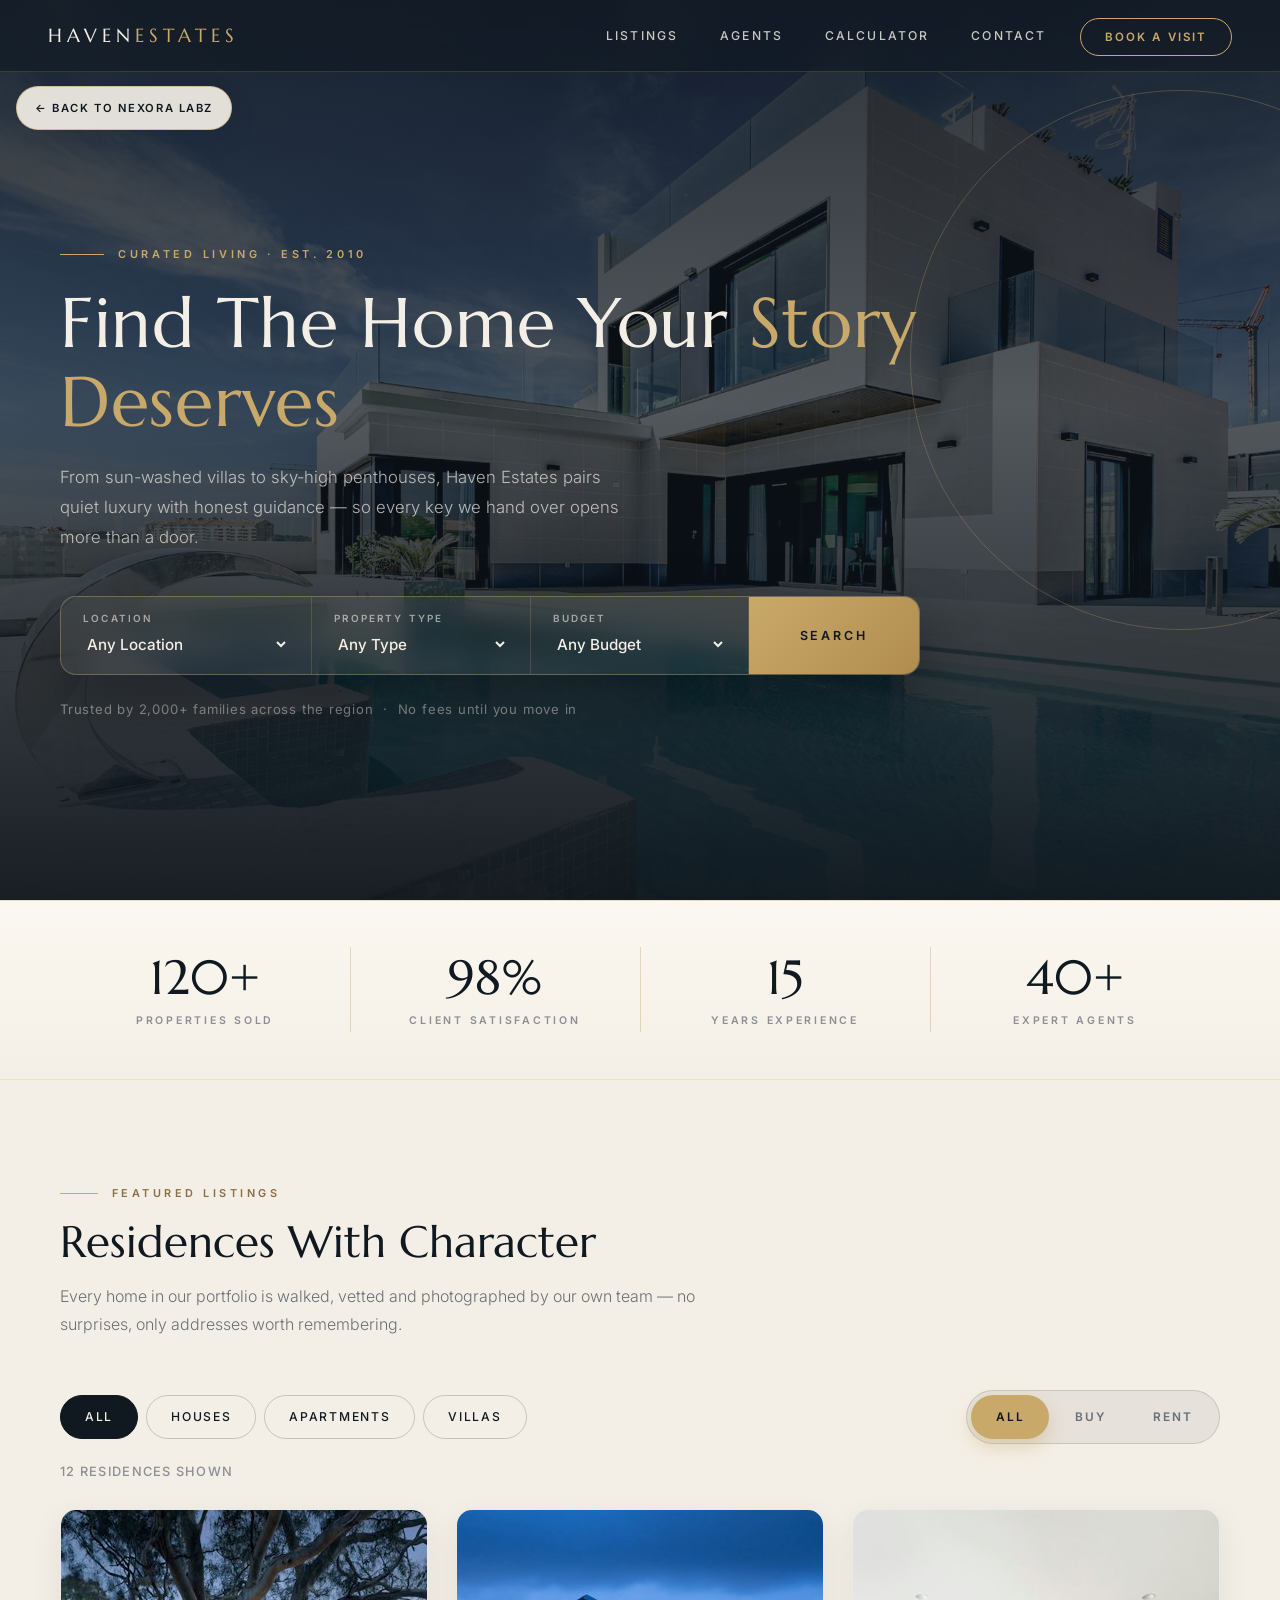
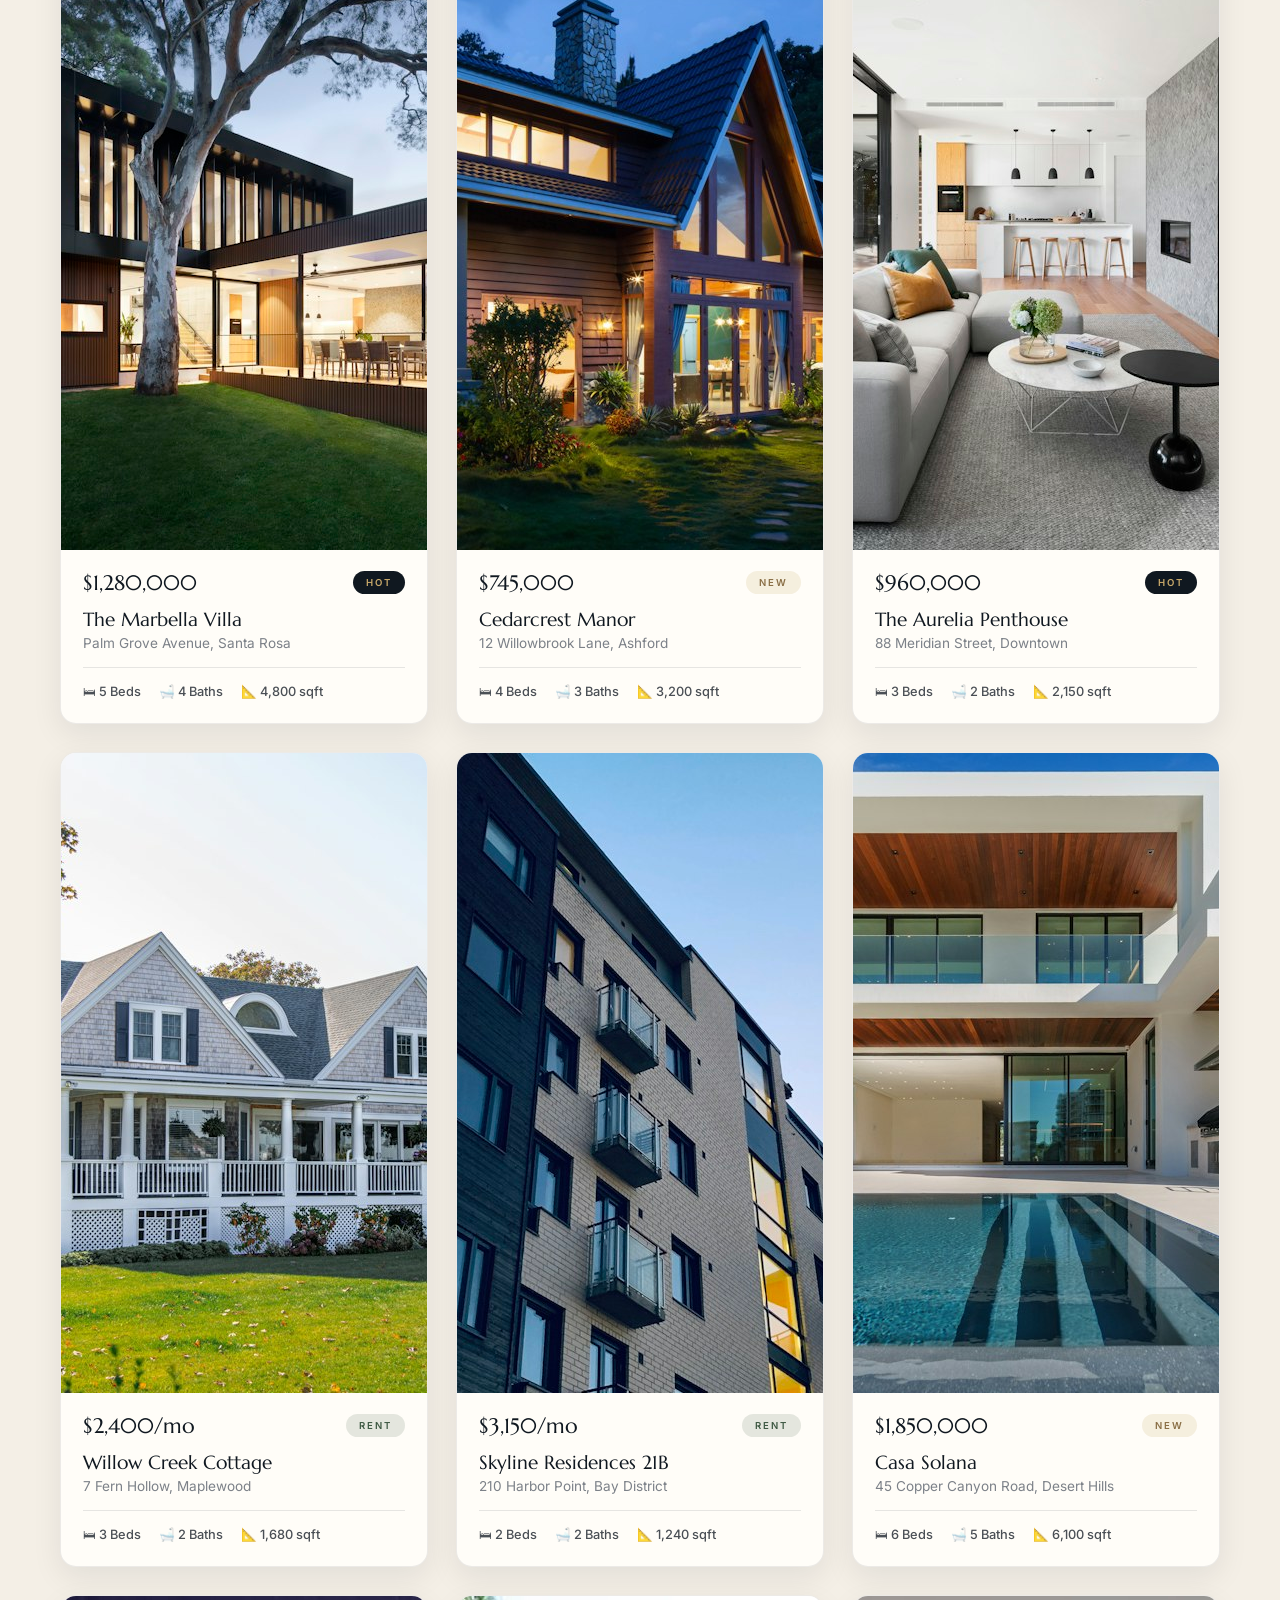
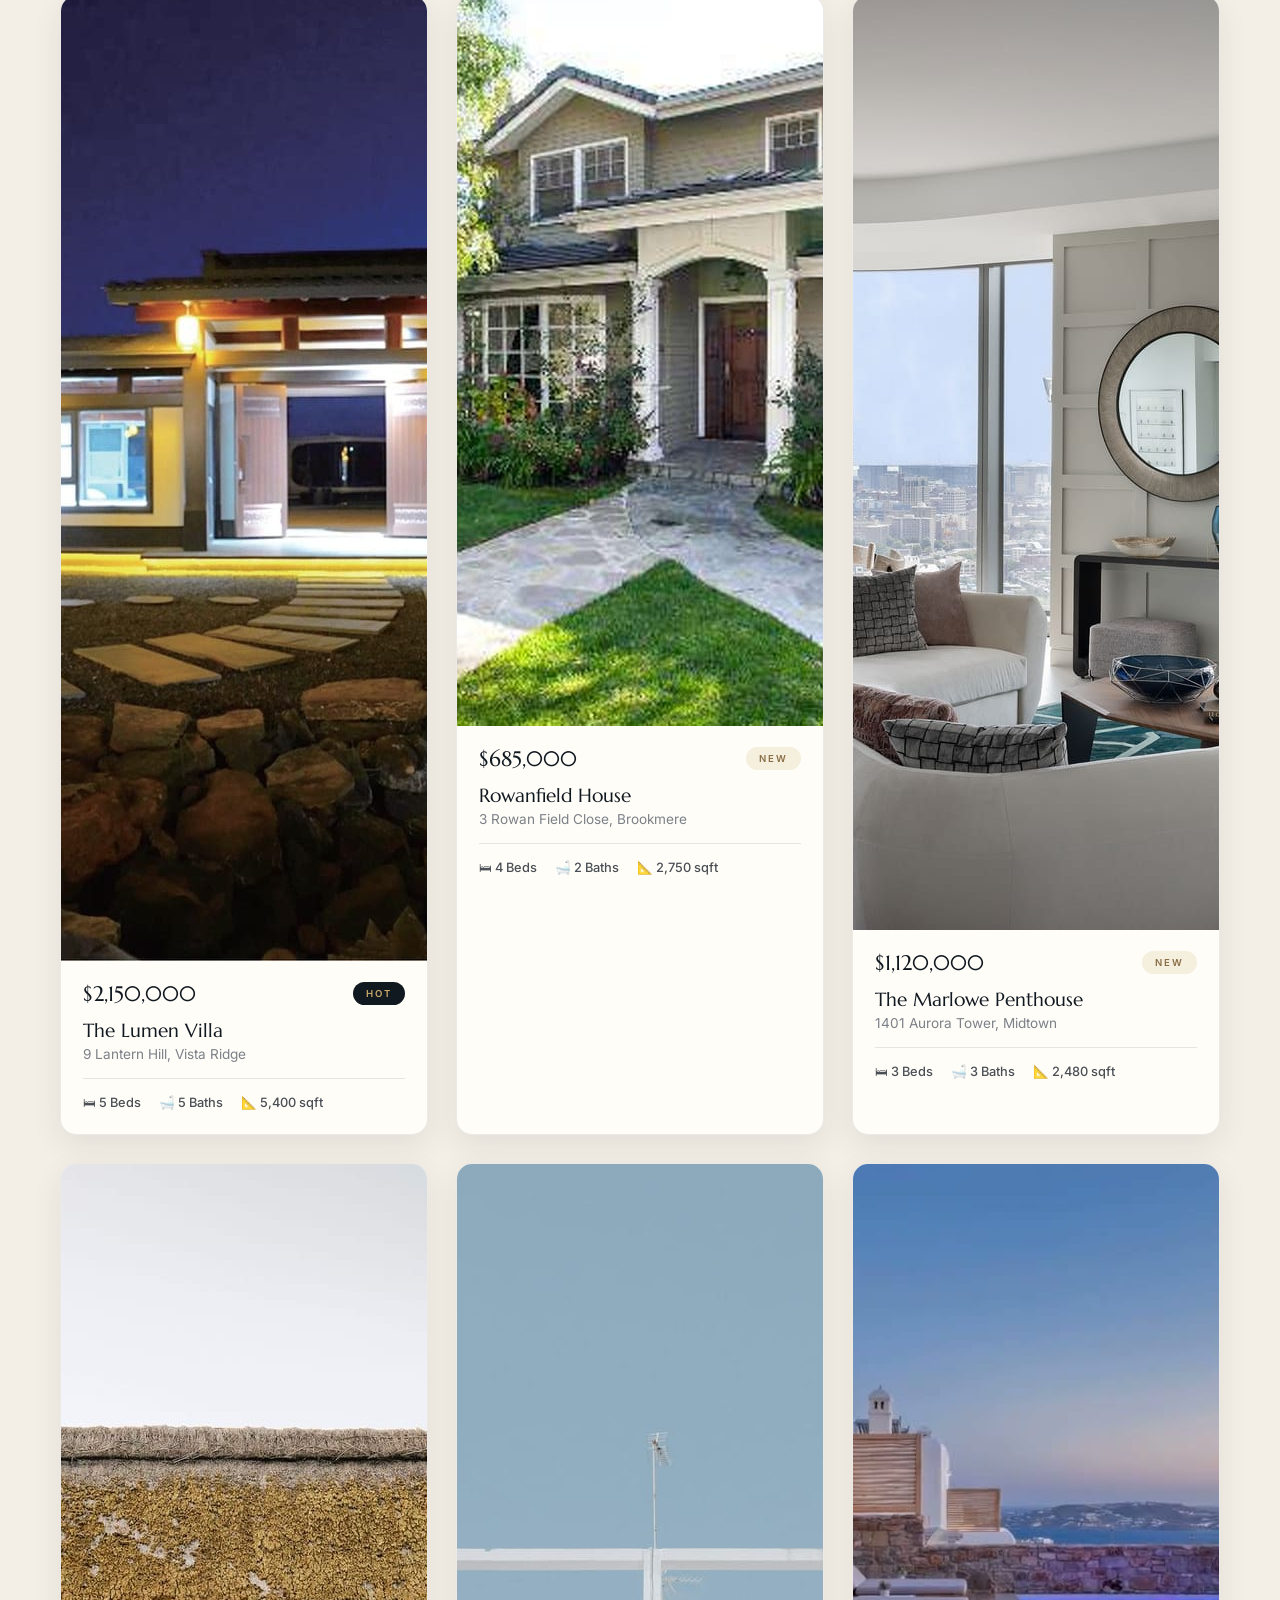
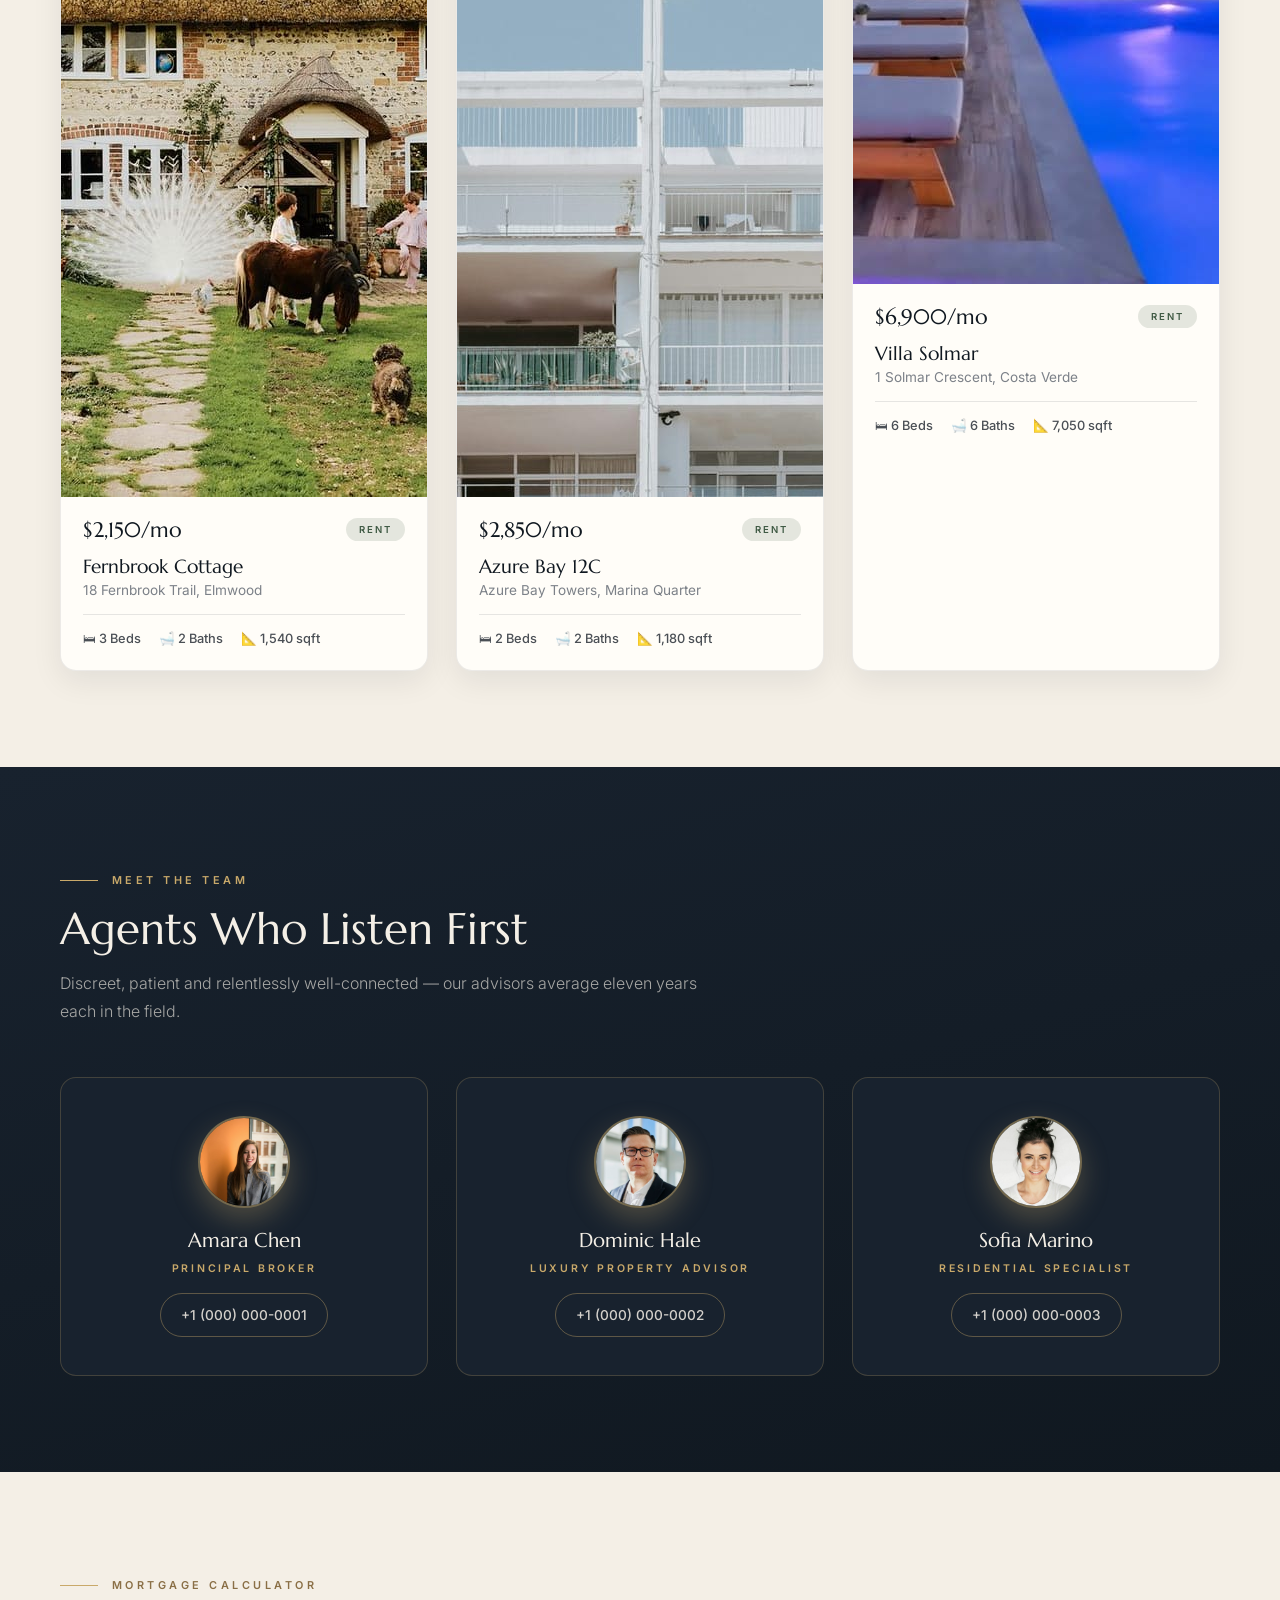
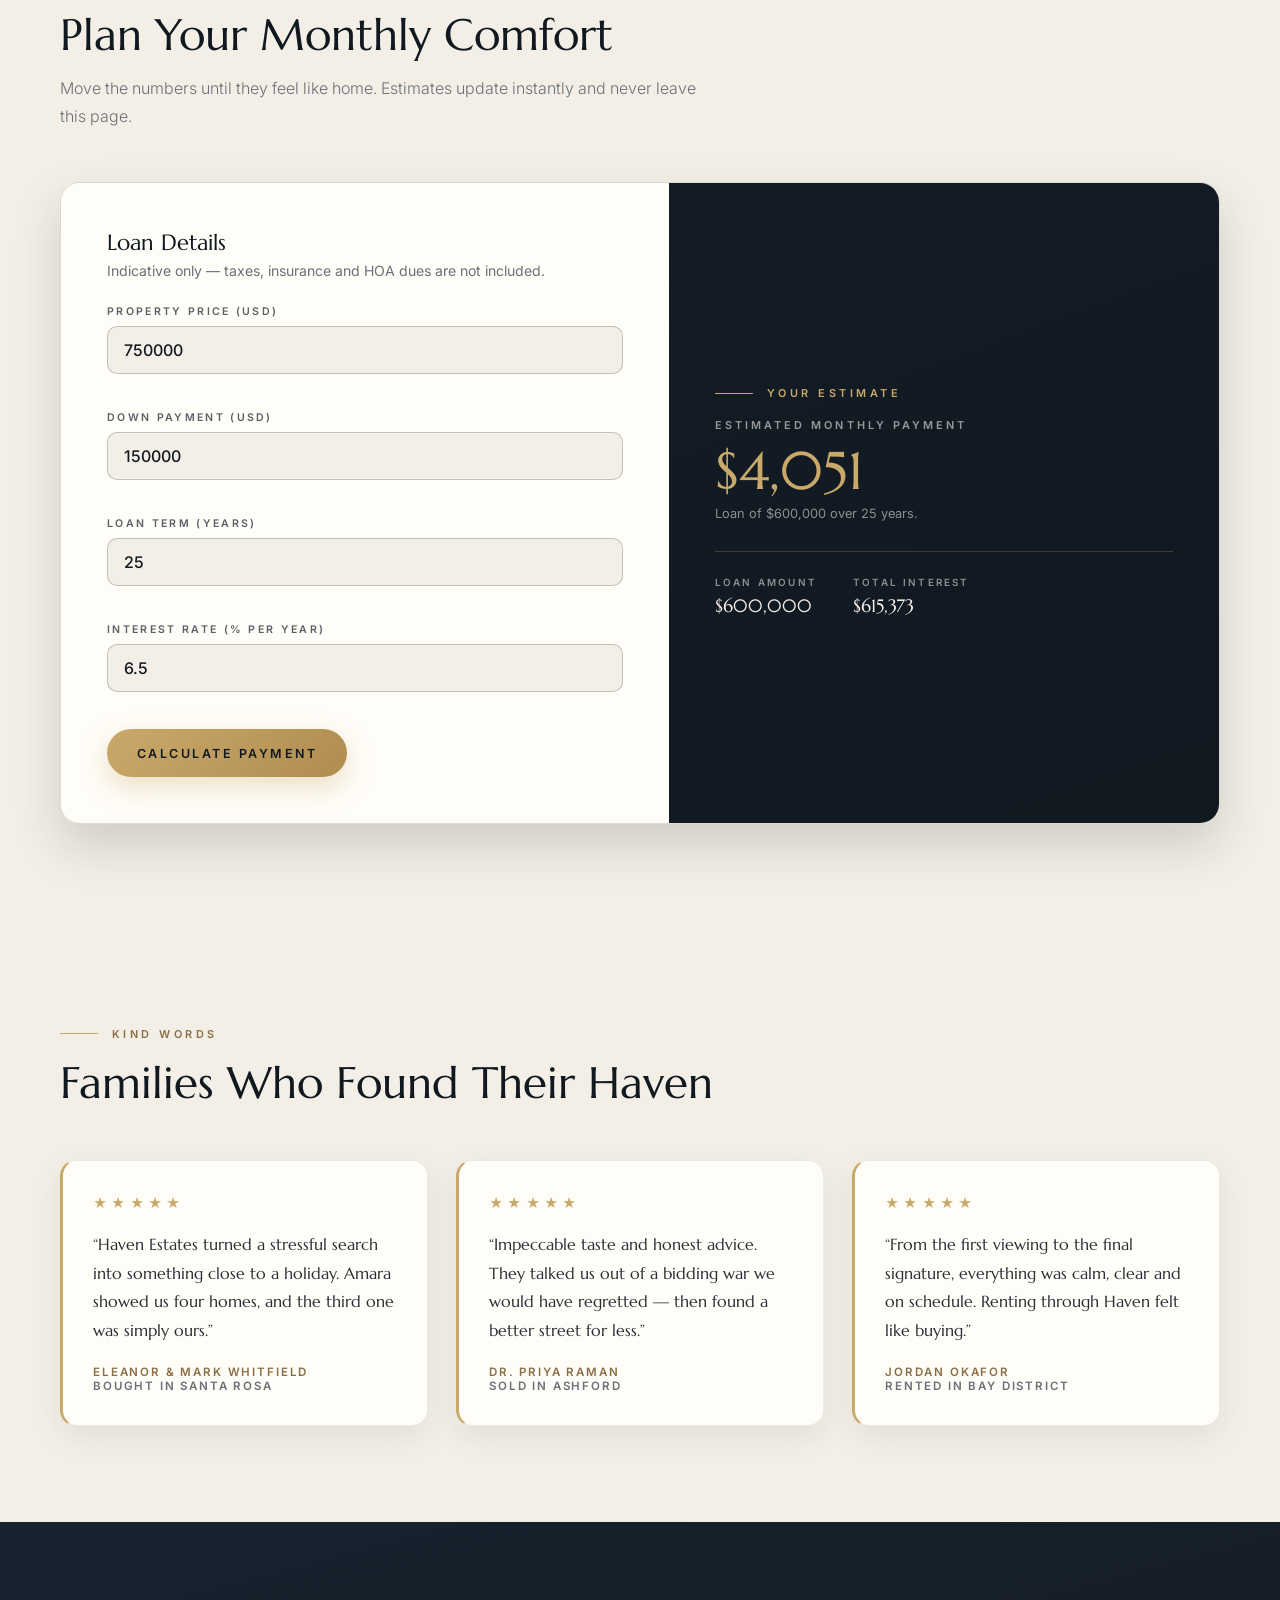
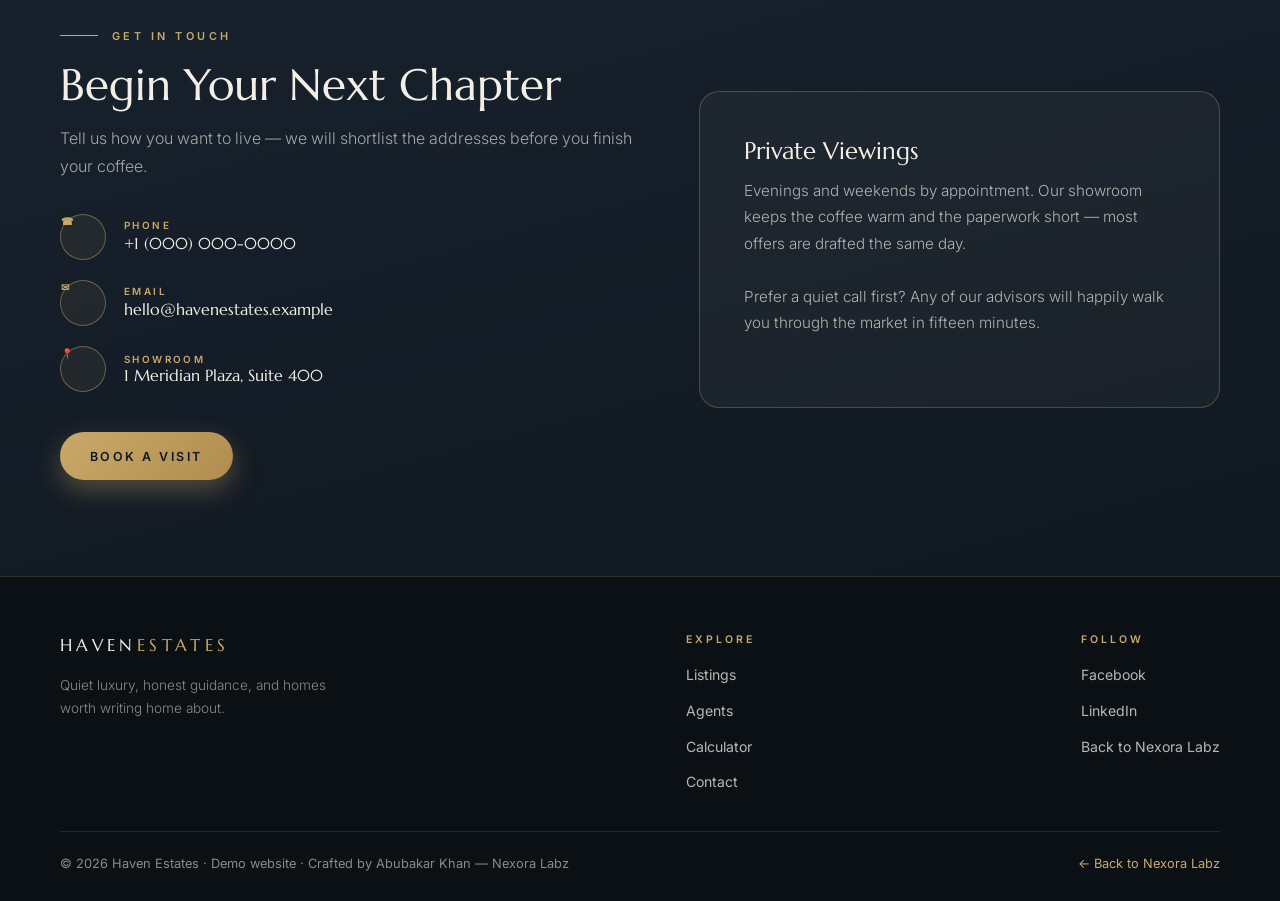
<file: projects/project-3/index.html>
<!DOCTYPE html>
<html lang="en">
<head>
  <meta charset="UTF-8">
  <meta name="viewport" content="width=device-width, initial-scale=1.0">
  <meta name="description" content="Haven Estates — an elegant real estate demo with luxury listings, expert agents and an interactive mortgage calculator. A Nexora Labz showcase.">
  <title>Haven Estates — Demo Real Estate Website | Nexora Labz</title>

  <meta name="robots" content="index, follow">
  <link rel="canonical" href="https://nexora-labz.netlify.app/projects/project-3/">

  <meta property="og:type" content="website">
  <meta property="og:site_name" content="Nexora Labz">
  <meta property="og:title" content="Haven Estates — Demo Real Estate Website | Nexora Labz">
  <meta property="og:description" content="Haven Estates — an elegant real estate demo with luxury listings, expert agents and an interactive mortgage calculator. A Nexora Labz showcase.">
  <meta property="og:url" content="https://nexora-labz.netlify.app/projects/project-3/">
  <meta property="og:image" content="https://nexora-labz.netlify.app/assets/images/og-image.jpg">
  <meta property="og:image:width" content="1200">
  <meta property="og:image:height" content="630">
  <meta name="twitter:card" content="summary_large_image">
  <meta name="twitter:image" content="https://nexora-labz.netlify.app/assets/images/og-image.jpg">
  <link rel="preconnect" href="https://fonts.googleapis.com">
  <link rel="preconnect" href="https://fonts.gstatic.com" crossorigin>
  <link href="https://fonts.googleapis.com/css2?family=Marcellus&family=Inter:wght@300;400;500;600&display=swap" rel="stylesheet">
  <style>
    :root{
      --charcoal:#101820; --charcoal-2:#18222e; --charcoal-3:#0b1015;
      --gold:#C9A96A; --gold-deep:#8a6f46;
      --ivory:#F4EFE6; --ivory-card:#fffdf8;
      --ink:#2a2f35; --muted:#6a7077; --danger:#b3423a;
      --serif:'Marcellus', Georgia, 'Times New Roman', serif;
      --sans:'Inter', -apple-system, BlinkMacSystemFont, 'Segoe UI', Helvetica, Arial, sans-serif;
      --shadow-soft:0 10px 30px rgba(16,24,32,.08);
      --shadow-lift:0 22px 48px rgba(16,24,32,.16);
      --radius:16px; --nav-h:72px;
    }
    *,*::before,*::after{margin:0;padding:0;box-sizing:border-box}
    html{scroll-behavior:smooth;scroll-padding-top:calc(var(--nav-h) + 16px)}
    body{font-family:var(--sans);background:var(--ivory);color:var(--ink);line-height:1.6;-webkit-font-smoothing:antialiased}
    button{font-family:inherit}
    :focus-visible{outline:2px solid var(--gold);outline-offset:3px;border-radius:4px}
    .container{width:min(1160px,92%);margin:0 auto}
    section{padding:96px 0}
    .section-head{max-width:660px;margin-bottom:52px}
    .eyebrow{display:inline-flex;align-items:center;gap:14px;font:600 .68rem var(--sans);letter-spacing:.32em;text-transform:uppercase;color:var(--gold-deep)}
    .eyebrow::before{content:"";width:38px;height:1px;background:var(--gold)}
    .section-title{font:400 clamp(1.9rem,3.6vw,2.75rem)/1.15 var(--serif);color:var(--charcoal);margin:16px 0 14px}
    .section-sub{font:300 1rem/1.75 var(--sans);color:var(--muted)}
    .section-dark{background:linear-gradient(165deg,var(--charcoal-2),var(--charcoal))}
    .section-dark .section-title{color:var(--ivory)} .section-dark .section-sub{color:rgba(244,239,230,.65)}
    .section-dark .eyebrow{color:var(--gold)}
    .btn{display:inline-flex;align-items:center;justify-content:center;gap:10px;min-height:48px;padding:13px 30px;border-radius:999px;border:1px solid var(--gold);font:600 .78rem var(--sans);letter-spacing:.2em;text-transform:uppercase;cursor:pointer;text-decoration:none;transition:transform .3s, box-shadow .3s, background .3s, color .3s}
    .btn-gold{background:linear-gradient(135deg,var(--gold),#b08d4f);color:var(--charcoal);border:none;box-shadow:0 10px 26px rgba(201,169,106,.35)}
    .btn-gold:hover{transform:translateY(-2px);box-shadow:0 16px 34px rgba(201,169,106,.45)}
    /* Back pill */
    .back-pill{position:fixed;top:calc(var(--nav-h) + 14px);left:16px;z-index:800;display:inline-flex;align-items:center;min-height:44px;padding:10px 18px;background:rgba(244,239,230,.92);color:var(--charcoal);border:1px solid rgba(201,169,106,.6);border-radius:999px;font:600 .7rem var(--sans);letter-spacing:.14em;text-transform:uppercase;text-decoration:none;box-shadow:var(--shadow-soft);backdrop-filter:blur(8px);transition:transform .3s, background .3s}
    .back-pill:hover{transform:translateX(-3px);background:#fff}
    /* Navbar */
    .navbar{position:fixed;top:0;left:0;right:0;height:var(--nav-h);z-index:900;display:flex;align-items:center;justify-content:space-between;padding:0 clamp(16px,4vw,48px);background:rgba(16,24,32,.6);backdrop-filter:blur(14px);-webkit-backdrop-filter:blur(14px);border-bottom:1px solid rgba(201,169,106,.2);transition:background .4s}
    .navbar.scrolled{background:rgba(16,24,32,.94)}
    .brand{font-family:var(--serif);font-size:1.2rem;letter-spacing:.26em;color:var(--ivory);text-decoration:none;white-space:nowrap}
    .brand b{color:var(--gold);font-weight:400}
    .nav-menu{display:flex;align-items:center;gap:clamp(6px,2vw,26px);list-style:none}
    .nav-link{display:inline-flex;align-items:center;min-height:44px;padding:10px 8px;color:rgba(244,239,230,.82);text-decoration:none;font:500 .76rem var(--sans);letter-spacing:.18em;text-transform:uppercase;transition:color .3s}
    .nav-link:hover{color:var(--gold)}
    .nav-cta{min-height:44px;padding:11px 24px;border:1px solid var(--gold);border-radius:999px;color:var(--gold);font:600 .72rem var(--sans);letter-spacing:.18em;text-transform:uppercase;text-decoration:none;transition:background .3s, color .3s}
    .nav-cta:hover{background:var(--gold);color:var(--charcoal)}
    .nav-toggle{display:none;position:relative;width:44px;height:44px;background:transparent;border:1px solid rgba(201,169,106,.45);border-radius:10px;cursor:pointer}
    .nav-toggle span{position:absolute;left:11px;right:11px;height:2px;background:var(--ivory);border-radius:2px;transition:transform .35s ease, opacity .3s ease}
    .nav-toggle span:nth-child(1){top:14px}.nav-toggle span:nth-child(2){top:21px}.nav-toggle span:nth-child(3){top:28px}
    .navbar.open .nav-toggle span:nth-child(1){transform:translateY(7px) rotate(45deg)}.navbar.open .nav-toggle span:nth-child(2){opacity:0}
    .navbar.open .nav-toggle span:nth-child(3){transform:translateY(-7px) rotate(-45deg)}
    /* Hero */
    .hero{position:relative;min-height:100vh;display:flex;align-items:center;padding:calc(var(--nav-h) + 72px) 0 90px;background:linear-gradient(160deg,#0c1218 0%, var(--charcoal) 55%, #17222e 100%);overflow:hidden}
    /* Real hero photograph under a warm scrim so copy stays readable */
    .hero-photo{position:absolute;inset:0;background:#131c26}
    .hero-photo img{width:100%;height:100%;object-fit:cover;object-position:center 65%;opacity:.55}
    .hero-photo::after{content:"";position:absolute;inset:0;background:linear-gradient(180deg,rgba(12,18,24,.72) 0%,rgba(12,18,24,.42) 45%,rgba(12,18,24,.9) 100%)}
    .hero::after{content:"";position:absolute;right:-170px;top:10%;width:540px;height:540px;border:1px solid rgba(201,169,106,.28);border-radius:50%;pointer-events:none}
    .hero::before{content:"";position:absolute;right:-40px;top:22%;width:340px;height:340px;border:1px solid rgba(201,169,106,.16);border-radius:50%;pointer-events:none}
    .hero-inner{position:relative;max-width:860px}
    .hero-eyebrow{display:inline-flex;align-items:center;gap:14px;font:600 .68rem var(--sans);letter-spacing:.34em;text-transform:uppercase;color:var(--gold)}
    .hero-eyebrow::before{content:"";width:44px;height:1px;background:var(--gold)}
    .hero h1{font:400 clamp(2.5rem,6.2vw,4.4rem)/1.12 var(--serif);color:var(--ivory);margin:22px 0 20px;letter-spacing:.01em}
    .hero h1 em{font-style:normal;color:var(--gold)}
    .hero-sub{max-width:560px;font:300 1.05rem/1.8 var(--sans);color:rgba(244,239,230,.72);margin-bottom:44px}
    .search-panel{display:grid;grid-template-columns:1.15fr 1fr 1fr auto;background:rgba(244,239,230,.05);border:1px solid rgba(201,169,106,.4);border-radius:16px;backdrop-filter:blur(12px);-webkit-backdrop-filter:blur(12px);overflow:hidden;box-shadow:0 24px 60px rgba(0,0,0,.35)}
    .search-field{display:flex;flex-direction:column;gap:5px;padding:15px 22px;border-right:1px solid rgba(201,169,106,.22)}
    .search-field label{font:600 .62rem var(--sans);letter-spacing:.22em;text-transform:uppercase;color:rgba(244,239,230,.6)}
    .search-field select{background:transparent;border:none;color:var(--ivory);font:500 .95rem var(--sans);min-height:30px;cursor:pointer}
    .search-field select:focus{outline:none}
    .search-field select option{color:var(--charcoal)}
    .search-btn{min-width:170px;min-height:70px;border:none;background:linear-gradient(135deg,var(--gold),#b08d4f);color:var(--charcoal);font:600 .78rem var(--sans);letter-spacing:.24em;text-transform:uppercase;cursor:pointer;transition:filter .3s, transform .3s}
    .search-btn:hover{filter:brightness(1.08);transform:scale(1.01)}
    .hero-note{margin-top:26px;font:400 .82rem var(--sans);letter-spacing:.06em;color:rgba(244,239,230,.5)}
    /* Stats */
    .stats{padding:0;background:linear-gradient(180deg,#fbf8f1,var(--ivory));border-top:1px solid rgba(201,169,106,.3);border-bottom:1px solid rgba(201,169,106,.3)}
    .stats-grid{display:grid;grid-template-columns:repeat(4,1fr)}
    .stat{position:relative;padding:52px 20px;text-align:center}
    .stat + .stat::before{content:"";position:absolute;left:0;top:26%;bottom:26%;width:1px;background:rgba(201,169,106,.4)}
    .stat-num{font:400 clamp(2.1rem,4vw,3rem)/1 var(--serif);color:var(--charcoal)} .stat-label{display:block;margin-top:12px;font:600 .66rem var(--sans);letter-spacing:.26em;text-transform:uppercase;color:#8a8f95}
    /* Filters */
    .filter-bar{display:flex;flex-wrap:wrap;align-items:center;justify-content:space-between;gap:18px;margin-bottom:38px}
    .filter-tabs{display:flex;flex-wrap:wrap;gap:8px}
    .filter-tab{min-height:44px;padding:10px 24px;background:transparent;border:1px solid rgba(16,24,32,.2);border-radius:999px;color:var(--charcoal);font:500 .76rem var(--sans);letter-spacing:.14em;text-transform:uppercase;cursor:pointer;transition:background .3s, color .3s, border-color .3s}
    .filter-tab:hover{border-color:var(--gold-deep)}
    .filter-tab.active{background:var(--charcoal);border-color:var(--charcoal);color:var(--ivory)}
    .purpose-toggle{display:inline-flex;padding:4px;gap:2px;background:rgba(16,24,32,.06);border:1px solid rgba(16,24,32,.14);border-radius:999px}
    .purpose-btn{min-height:44px;min-width:78px;border:none;background:transparent;border-radius:999px;padding:8px 22px;font:600 .74rem var(--sans);letter-spacing:.16em;text-transform:uppercase;color:var(--muted);cursor:pointer;transition:background .3s, color .3s, box-shadow .3s}
    .purpose-btn.active{background:var(--gold);color:var(--charcoal);box-shadow:0 8px 18px rgba(201,169,106,.4)}
    .results-note{margin:-18px 0 30px;font:500 .8rem var(--sans);letter-spacing:.1em;text-transform:uppercase;color:#8a8f95}
    /* Property cards */
    .property-grid{display:grid;grid-template-columns:repeat(3,1fr);gap:28px}
    .property-card{background:var(--ivory-card);border:1px solid rgba(16,24,32,.08);border-radius:var(--radius);overflow:hidden;cursor:pointer;box-shadow:var(--shadow-soft);transition:transform .35s ease, box-shadow .35s ease}
    .property-card:hover,.property-card:focus-visible{transform:translateY(-7px);box-shadow:var(--shadow-lift)}
    .property-card.hidden{display:none}
    .card-body{padding:20px 22px 24px}
    .card-top{display:flex;align-items:center;justify-content:space-between;gap:12px}
    .price{font:400 1.3rem var(--serif);color:var(--charcoal)}
    .badge{padding:6px 13px;border-radius:999px;font:600 .6rem var(--sans);letter-spacing:.22em;text-transform:uppercase}
    .badge--new{background:rgba(201,169,106,.18);color:var(--gold-deep)} .badge--hot{background:var(--charcoal);color:var(--gold)} .badge--rent{background:rgba(63,90,68,.14);color:#3f5a44}
    .card-name{font:400 1.18rem var(--serif);color:var(--charcoal);margin:12px 0 4px}
    .card-address{font:400 .85rem var(--sans);color:#7c8188}
    .card-specs{display:flex;flex-wrap:wrap;gap:8px 18px;list-style:none;margin-top:16px;padding-top:16px;border-top:1px solid rgba(16,24,32,.1);font:500 .8rem var(--sans);color:#4a4f55}
    /* Real property photography (replaces the CSS-art scenes) */
    .property-photo{width:100%;aspect-ratio:16/10;object-fit:cover;display:block;background:#22313f;transition:transform .5s ease}
    .property-card:hover .property-photo,.property-card:focus-visible .property-photo{transform:scale(1.05)}
    /* Agents */
    .agents-grid{display:grid;grid-template-columns:repeat(3,1fr);gap:28px}
    .agent-card{background:var(--charcoal-2);border:1px solid rgba(201,169,106,.24);border-radius:var(--radius);padding:38px 28px;text-align:center;transition:transform .35s ease, border-color .35s ease, box-shadow .35s ease}
    .agent-card:hover{transform:translateY(-6px);border-color:rgba(201,169,106,.55);box-shadow:0 22px 50px rgba(0,0,0,.35)}
    .avatar{width:92px;height:92px;margin:0 auto 20px;border-radius:50%;overflow:hidden;display:grid;place-items:center;background:#1c2630;box-shadow:0 12px 28px rgba(201,169,106,.3);border:2px solid rgba(201,169,106,.5)}
    .avatar img{width:100%;height:100%;object-fit:cover;display:block}
    .agent-name{font:400 1.22rem var(--serif);color:var(--ivory)}
    .agent-role{font:600 .66rem var(--sans);letter-spacing:.26em;text-transform:uppercase;color:var(--gold);margin:10px 0 18px}
    .agent-phone{display:inline-flex;align-items:center;min-height:44px;padding:10px 20px;border:1px solid rgba(201,169,106,.4);border-radius:999px;color:rgba(244,239,230,.85);font:500 .85rem var(--sans);text-decoration:none;transition:background .3s, color .3s}
    .agent-phone:hover{background:rgba(201,169,106,.16);color:var(--ivory)}
    /* Calculator */
    .calc-wrap{display:grid;grid-template-columns:1.05fr .95fr;border-radius:20px;overflow:hidden;box-shadow:var(--shadow-lift);border:1px solid rgba(16,24,32,.1)}
    .calc-form{background:var(--ivory-card);padding:clamp(28px,4vw,46px)}
    .calc-form h3{font:400 1.35rem var(--serif);color:var(--charcoal);margin-bottom:6px}
    .calc-form > p{font:400 .88rem var(--sans);color:var(--muted);margin-bottom:26px}
    .field{margin-bottom:14px}
    .field label{display:block;font:600 .66rem var(--sans);letter-spacing:.22em;text-transform:uppercase;color:#5c6066;margin-bottom:8px}
    .field input{width:100%;min-height:48px;padding:12px 16px;border:1px solid rgba(16,24,32,.22);border-radius:10px;font:500 1rem var(--sans);color:var(--charcoal);background:var(--ivory);transition:border-color .3s, box-shadow .3s}
    .field input:focus{outline:none;border-color:var(--gold);box-shadow:0 0 0 3px rgba(201,169,106,.25)} .field input.invalid{border-color:var(--danger)}
    .err{display:block;min-height:18px;font:500 .74rem var(--sans);color:var(--danger);margin-top:5px}
    .calc-result{background:linear-gradient(160deg,#131c26,var(--charcoal));padding:clamp(28px,4vw,46px);color:var(--ivory);display:flex;flex-direction:column;justify-content:center}
    .calc-result .eyebrow{color:var(--gold)}
    .monthly-label{font:600 .68rem var(--sans);letter-spacing:.28em;text-transform:uppercase;color:rgba(244,239,230,.6);margin-top:18px}
    .monthly{font:400 clamp(2.3rem,4.4vw,3.3rem)/1.1 var(--serif);color:var(--gold);margin:10px 0 6px;font-variant-numeric:tabular-nums}
    .monthly-note{font:400 .8rem var(--sans);color:rgba(244,239,230,.55)}
    .calc-mini{display:flex;gap:36px;margin-top:30px;padding-top:24px;border-top:1px solid rgba(201,169,106,.25)}
    .calc-mini div span{display:block;font:600 .62rem var(--sans);letter-spacing:.22em;text-transform:uppercase;color:rgba(244,239,230,.55);margin-bottom:6px} .calc-mini div strong{font:400 1.15rem var(--serif);color:var(--ivory);font-variant-numeric:tabular-nums}
    /* Testimonials */
    .testi-grid{display:grid;grid-template-columns:repeat(3,1fr);gap:28px}
    .testi-card{background:var(--ivory-card);border:1px solid rgba(16,24,32,.08);border-left:3px solid var(--gold);border-radius:var(--radius);padding:32px 30px;box-shadow:var(--shadow-soft);display:flex;flex-direction:column}
    .stars{color:var(--gold);letter-spacing:.32em;font-size:.85rem;margin-bottom:16px}
    .testi-card blockquote{font:400 1.02rem/1.75 var(--serif);color:var(--ink);flex:1}
    .testi-card cite{display:block;margin-top:20px;font:600 .72rem var(--sans);letter-spacing:.16em;text-transform:uppercase;color:var(--muted);font-style:normal} .testi-card cite b{display:block;color:var(--gold-deep);font-weight:600}
    /* Contact */
    .contact-grid{display:grid;grid-template-columns:1.05fr .95fr;gap:64px;align-items:center}
    .contact-list{list-style:none;display:grid;gap:20px;margin:34px 0 40px}
    .contact-item{display:flex;align-items:center;gap:18px}
    .contact-icon{flex:none;width:46px;height:46px;border-radius:50%;border:1px solid rgba(201,169,106,.45);display:grid;place-items:center;font-size:1rem;background:rgba(201,169,106,.08)}
    .contact-item span{display:block;font:600 .62rem var(--sans);letter-spacing:.24em;text-transform:uppercase;color:var(--gold)}
    .contact-item a,.contact-item p{font:400 1rem var(--serif);color:var(--ivory);text-decoration:none}
    .contact-item a:hover{color:var(--gold)}
    .contact-panel{background:rgba(244,239,230,.04);border:1px solid rgba(201,169,106,.3);border-radius:20px;padding:clamp(28px,4vw,44px)}
    .contact-panel h3{font:400 1.5rem var(--serif);color:var(--ivory);margin-bottom:12px}
    .contact-panel p{font:300 .95rem/1.75 var(--sans);color:rgba(244,239,230,.7);margin-bottom:26px}
    /* Footer */
    .footer{background:var(--charcoal-3);border-top:1px solid rgba(201,169,106,.2);padding:56px 0 30px}
    .footer-grid{display:flex;flex-wrap:wrap;justify-content:space-between;gap:36px;margin-bottom:36px}
    .footer .brand{font-size:1.05rem}
    .footer-tag{max-width:300px;margin-top:14px;font:300 .85rem/1.7 var(--sans);color:rgba(244,239,230,.55)}
    .footer-col h4{font:600 .66rem var(--sans);letter-spacing:.28em;text-transform:uppercase;color:var(--gold);margin-bottom:16px}
    .footer-col ul{list-style:none;display:grid;gap:10px}
    .footer-col a{color:rgba(244,239,230,.75);font:400 .88rem var(--sans);text-decoration:none;transition:color .3s} .footer-col a:hover{color:var(--gold)}
    .footer-bottom{display:flex;flex-wrap:wrap;justify-content:space-between;gap:12px;padding-top:24px;border-top:1px solid rgba(201,169,106,.16);font:400 .8rem var(--sans);color:rgba(244,239,230,.55)}
    .footer-bottom a{color:var(--gold);text-decoration:none} .footer-bottom a:hover{text-decoration:underline}
    /* Modal */
    .modal{position:fixed;inset:0;z-index:1000;display:grid;place-items:center;padding:22px;background:rgba(9,13,18,.74);backdrop-filter:blur(6px);-webkit-backdrop-filter:blur(6px);opacity:0;visibility:hidden;transition:opacity .35s ease, visibility .35s ease}
    .modal.open{opacity:1;visibility:visible}
    .modal-panel{position:relative;width:min(740px,100%);max-height:88vh;overflow-y:auto;background:var(--ivory-card);border-radius:20px;box-shadow:0 34px 90px rgba(0,0,0,.5);transform:translateY(26px) scale(.98);transition:transform .35s ease}
    .modal.open .modal-panel{transform:none}
    .modal-scene{aspect-ratio:16/9;overflow:hidden}
    .modal-close{position:absolute;top:14px;right:14px;width:44px;height:44px;border-radius:50%;border:1px solid rgba(201,169,106,.6);background:rgba(16,24,32,.72);color:var(--ivory);font-size:1.15rem;line-height:1;cursor:pointer;display:grid;place-items:center;transition:background .3s, transform .3s;z-index:2}
    .modal-close:hover{background:var(--charcoal);transform:rotate(90deg)}
    .modal-body{padding:30px clamp(22px,4vw,40px) 38px}
    .modal-top{display:flex;align-items:center;justify-content:space-between;gap:14px;flex-wrap:wrap}
    .modal-title{font:400 1.6rem var(--serif);color:var(--charcoal)}
    .modal-addr{font:400 .88rem var(--sans);color:#7c8188;margin:6px 0 16px} .modal-desc{font:300 .95rem/1.8 var(--sans);color:#4a4f55;margin-bottom:22px}
    .modal-features{list-style:none;display:grid;grid-template-columns:1fr 1fr;gap:10px 22px;margin-bottom:28px}
    .modal-features li{display:flex;gap:10px;align-items:flex-start;font:500 .86rem var(--sans);color:#3c4249}
    .modal-features li::before{content:"◆";color:var(--gold);font-size:.7rem;line-height:1.9}
    .modal-actions{display:flex;gap:14px;flex-wrap:wrap;align-items:center}
    .modal-price{font:400 1.4rem var(--serif);color:var(--gold-deep);margin-left:auto}
    /* Toast */
    .toast{position:fixed;left:50%;bottom:28px;z-index:1100;transform:translate(-50%,18px);background:rgba(16,24,32,.96);color:var(--ivory);border:1px solid rgba(201,169,106,.55);border-radius:999px;padding:14px 28px;font:500 .9rem var(--sans);box-shadow:0 18px 44px rgba(0,0,0,.4);opacity:0;visibility:hidden;transition:opacity .4s ease, transform .4s ease, visibility .4s;max-width:92vw;text-align:center}
    .toast.show{opacity:1;visibility:visible;transform:translate(-50%,0)}
    /* Reveal on scroll */
    .js .reveal{opacity:0;transform:translateY(30px);transition:opacity .8s ease, transform .8s ease}
    .js .reveal.in{opacity:1;transform:none}
    .js .reveal[data-delay="1"]{transition-delay:.12s} .js .reveal[data-delay="2"]{transition-delay:.24s}
    /* Responsive */
    @media (max-width:1024px){
      .property-grid{grid-template-columns:repeat(2,1fr)}
      .agents-grid,.testi-grid{grid-template-columns:repeat(2,1fr)}
      .testi-grid .testi-card:last-child{grid-column:1 / -1}
      .calc-wrap{grid-template-columns:1fr}
      .search-panel{grid-template-columns:1fr 1fr}
      .search-btn{grid-column:1 / -1;min-height:56px}
      .contact-grid{grid-template-columns:1fr;gap:44px}
      .hero::after{width:380px;height:380px;right:-140px}
    }
    @media (max-width:768px){
      section{padding:72px 0}
      .nav-toggle{display:block}
      .nav-menu{position:fixed;top:var(--nav-h);left:0;right:0;flex-direction:column;align-items:stretch;gap:4px;padding:20px 24px 30px;background:rgba(16,24,32,.97);border-bottom:1px solid rgba(201,169,106,.3);transform:translateY(-130%);visibility:hidden;transition:transform .45s ease, visibility .45s}
      .navbar.open .nav-menu{transform:translateY(0);visibility:visible}
      .nav-link{min-height:48px;padding:12px 4px;border-bottom:1px solid rgba(201,169,106,.12)}
      .nav-cta{margin-top:16px;justify-content:center;display:inline-flex}
      .stats-grid{grid-template-columns:repeat(2,1fr)}
      .stat:nth-child(3)::before{display:none}
      .stat{padding:38px 16px}
      .agents-grid{grid-template-columns:1fr;max-width:440px;margin:0 auto}
      .property-grid{grid-template-columns:repeat(2,1fr);gap:18px}
      .back-pill{padding:9px 14px;font-size:.62rem}
    }
    @media (max-width:520px){
      .hero{padding-top:calc(var(--nav-h) + 52px)}
      .search-panel{grid-template-columns:1fr}
      .search-field{border-right:none;border-bottom:1px solid rgba(201,169,106,.22)}
      .search-btn{min-height:60px}
      .property-grid,.testi-grid{grid-template-columns:1fr}
      .filter-bar{flex-direction:column;align-items:stretch}
      .filter-tabs{justify-content:center}
      .purpose-toggle{align-self:center}
      .modal-features{grid-template-columns:1fr}
      .calc-mini{flex-direction:column;gap:18px}
      .hero h1{font-size:2.2rem}
      .brand{font-size:.95rem;letter-spacing:.18em}
      .modal-price{margin-left:0}
    }
    @media (prefers-reduced-motion: reduce){
      html{scroll-behavior:auto}
      *,*::before,*::after{animation-duration:.01ms !important;animation-iteration-count:1 !important;transition-duration:.01ms !important}
    }
  </style>
</head>
<body>
  <a class="back-pill" href="../../index.html">&larr; Back to Nexora Labz</a>
  <!-- ======= NAVBAR ======= -->
  <header class="navbar" id="navbar">
    <a class="brand" href="#home">HAVEN<b>ESTATES</b></a>
    <nav aria-label="Primary navigation">
      <ul class="nav-menu" id="navMenu">
        <li><a class="nav-link" href="#listings">Listings</a></li>
        <li><a class="nav-link" href="#agents">Agents</a></li>
        <li><a class="nav-link" href="#calculator">Calculator</a></li>
        <li><a class="nav-link" href="#contact">Contact</a></li>
        <li><a class="nav-cta" href="#contact">Book a Visit</a></li>
      </ul>
    </nav>
    <button class="nav-toggle" id="navToggle" aria-label="Toggle navigation menu" aria-expanded="false" aria-controls="navMenu">
      <span></span><span></span><span></span>
    </button>
  </header>
  <main>
    <!-- ======= HERO ======= -->
    <section class="hero" id="home">
      <!-- Real hero photograph -->
      <div class="hero-photo" aria-hidden="true">
        <img src="img/hero.jpg" alt="" loading="eager" fetchpriority="high" width="1920" height="1274">
      </div>
      <div class="container">
        <div class="hero-inner">
          <p class="hero-eyebrow">Curated Living &middot; Est. 2010</p>
          <h1>Find The Home Your <em>Story Deserves</em></h1>
          <p class="hero-sub">From sun-washed villas to sky-high penthouses, Haven Estates pairs quiet luxury with honest guidance — so every key we hand over opens more than a door.</p>
          <form class="search-panel" id="heroSearch" aria-label="Property search">
            <div class="search-field">
              <label for="sLocation">Location</label><select id="sLocation">
                <option>Any Location</option><option>Downtown</option><option>Santa Rosa</option><option>Bay District</option><option>Maplewood</option><option>Ashford</option><option>Desert Hills</option>
              </select>
            </div>
            <div class="search-field">
              <label for="sType">Property Type</label><select id="sType">
                <option>Any Type</option><option>House</option><option>Apartment</option><option>Villa</option>
              </select>
            </div>
            <div class="search-field">
              <label for="sBudget">Budget</label><select id="sBudget">
                <option>Any Budget</option><option>Under $500k</option><option>$500k – $1M</option><option>$1M – $2M</option><option>$2M+</option>
              </select>
            </div>
            <button class="search-btn" type="submit">Search</button>
          </form>
          <p class="hero-note">Trusted by 2,000+ families across the region &nbsp;&middot;&nbsp; No fees until you move in</p>
        </div>
      </div>
    </section>
    <!-- ======= STATS ======= -->
    <section class="stats" id="stats" aria-label="Haven Estates in numbers">
      <div class="container">
        <div class="stats-grid">
          <div class="stat"><span class="stat-num" data-count="120" data-suffix="+">0</span><span class="stat-label">Properties Sold</span></div>
          <div class="stat"><span class="stat-num" data-count="98" data-suffix="%">0</span><span class="stat-label">Client Satisfaction</span></div>
          <div class="stat"><span class="stat-num" data-count="15" data-suffix="">0</span><span class="stat-label">Years Experience</span></div>
          <div class="stat"><span class="stat-num" data-count="40" data-suffix="+">0</span><span class="stat-label">Expert Agents</span></div>
        </div>
      </div>
    </section>
    <!-- ======= LISTINGS ======= -->
    <section id="listings">
      <div class="container">
        <div class="section-head reveal">
          <p class="eyebrow">Featured Listings</p>
          <h2 class="section-title">Residences With Character</h2>
          <p class="section-sub">Every home in our portfolio is walked, vetted and photographed by our own team — no surprises, only addresses worth remembering.</p>
        </div>
        <div class="filter-bar reveal">
          <div class="filter-tabs" role="group" aria-label="Filter by property type">
            <button class="filter-tab active" data-filter="all" aria-pressed="true">All</button>
            <button class="filter-tab" data-filter="house" aria-pressed="false">Houses</button>
            <button class="filter-tab" data-filter="apartment" aria-pressed="false">Apartments</button>
            <button class="filter-tab" data-filter="villa" aria-pressed="false">Villas</button>
          </div>
          <div class="purpose-toggle" role="group" aria-label="Filter by purpose">
            <button class="purpose-btn active" data-purpose="all" aria-pressed="true">All</button>
            <button class="purpose-btn" data-purpose="buy" aria-pressed="false">Buy</button>
            <button class="purpose-btn" data-purpose="rent" aria-pressed="false">Rent</button>
          </div>
        </div>
        <p class="results-note" id="resultsNote" aria-live="polite">12 residences shown</p>
        <div class="property-grid" id="propertyGrid">
          <article class="property-card reveal" data-id="marbella" data-type="villa" data-purpose="buy" tabindex="0" aria-haspopup="dialog" aria-label="View details for The Marbella Villa">
            <img class="property-photo" src="img/p-marbella.jpg" alt="The Marbella Villa — modern glass villa glowing at dusk" loading="lazy" width="900" height="640">
            <div class="card-body">
              <div class="card-top"><span class="price">$1,280,000</span><span class="badge badge--hot">Hot</span></div>
              <h3 class="card-name">The Marbella Villa</h3><p class="card-address">Palm Grove Avenue, Santa Rosa</p>
              <ul class="card-specs"><li>🛏 5 Beds</li><li>🛁 4 Baths</li><li>📐 4,800 sqft</li></ul>
            </div>
          </article>
          <article class="property-card reveal" data-id="cedarcrest" data-type="house" data-purpose="buy" tabindex="0" aria-haspopup="dialog" aria-label="View details for Cedarcrest Manor">
            <img class="property-photo" src="img/p-cedarcrest.jpg" alt="Cedarcrest Manor — craftsman house lit warmly at blue hour" loading="lazy" width="900" height="640">
            <div class="card-body">
              <div class="card-top"><span class="price">$745,000</span><span class="badge badge--new">New</span></div>
              <h3 class="card-name">Cedarcrest Manor</h3><p class="card-address">12 Willowbrook Lane, Ashford</p>
              <ul class="card-specs"><li>🛏 4 Beds</li><li>🛁 3 Baths</li><li>📐 3,200 sqft</li></ul>
            </div>
          </article>
          <article class="property-card reveal" data-id="aurelia" data-type="apartment" data-purpose="buy" tabindex="0" aria-haspopup="dialog" aria-label="View details for The Aurelia Penthouse">
            <img class="property-photo" src="img/p-aurelia.jpg" alt="The Aurelia Penthouse — open-plan luxury living room with floor-to-ceiling glass" loading="lazy" width="900" height="640">
            <div class="card-body">
              <div class="card-top"><span class="price">$960,000</span><span class="badge badge--hot">Hot</span></div>
              <h3 class="card-name">The Aurelia Penthouse</h3><p class="card-address">88 Meridian Street, Downtown</p>
              <ul class="card-specs"><li>🛏 3 Beds</li><li>🛁 2 Baths</li><li>📐 2,150 sqft</li></ul>
            </div>
          </article>
          <article class="property-card reveal" data-id="willowcreek" data-type="house" data-purpose="rent" tabindex="0" aria-haspopup="dialog" aria-label="View details for Willow Creek Cottage">
            <img class="property-photo" src="img/p-willowcreek.jpg" alt="Willow Creek Cottage — white cottage porch on a sunny lawn" loading="lazy" width="900" height="640">
            <div class="card-body">
              <div class="card-top"><span class="price">$2,400/mo</span><span class="badge badge--rent">Rent</span></div>
              <h3 class="card-name">Willow Creek Cottage</h3><p class="card-address">7 Fern Hollow, Maplewood</p>
              <ul class="card-specs"><li>🛏 3 Beds</li><li>🛁 2 Baths</li><li>📐 1,680 sqft</li></ul>
            </div>
          </article>
          <article class="property-card reveal" data-id="skyline" data-type="apartment" data-purpose="rent" tabindex="0" aria-haspopup="dialog" aria-label="View details for Skyline Residences 21B">
            <img class="property-photo" src="img/p-skyline.jpg" alt="Skyline Residences 21B — modern apartment balconies against an evening sky" loading="lazy" width="900" height="640">
            <div class="card-body">
              <div class="card-top"><span class="price">$3,150/mo</span><span class="badge badge--rent">Rent</span></div>
              <h3 class="card-name">Skyline Residences 21B</h3><p class="card-address">210 Harbor Point, Bay District</p>
              <ul class="card-specs"><li>🛏 2 Beds</li><li>🛁 2 Baths</li><li>📐 1,240 sqft</li></ul>
            </div>
          </article>
          <article class="property-card reveal" data-id="solana" data-type="villa" data-purpose="buy" tabindex="0" aria-haspopup="dialog" aria-label="View details for Casa Solana">
            <img class="property-photo" src="img/p-solana.jpg" alt="Casa Solana — white desert villa with an infinity pool" loading="lazy" width="900" height="640">
            <div class="card-body">
              <div class="card-top"><span class="price">$1,850,000</span><span class="badge badge--new">New</span></div>
              <h3 class="card-name">Casa Solana</h3><p class="card-address">45 Copper Canyon Road, Desert Hills</p>
              <ul class="card-specs"><li>🛏 6 Beds</li><li>🛁 5 Baths</li><li>📐 6,100 sqft</li></ul>
            </div>
          </article>
          <article class="property-card reveal" data-id="lumen" data-type="villa" data-purpose="buy" tabindex="0" aria-haspopup="dialog" aria-label="View details for The Lumen Villa">
            <img class="property-photo" src="img/p-lumen.jpg" alt="The Lumen Villa — modern luxury villa glowing with warm evening lights" loading="lazy" width="1400" height="965">
            <div class="card-body">
              <div class="card-top"><span class="price">$2,150,000</span><span class="badge badge--hot">Hot</span></div>
              <h3 class="card-name">The Lumen Villa</h3><p class="card-address">9 Lantern Hill, Vista Ridge</p>
              <ul class="card-specs"><li>🛏 5 Beds</li><li>🛁 5 Baths</li><li>📐 5,400 sqft</li></ul>
            </div>
          </article>
          <article class="property-card reveal" data-id="rowanfield" data-type="house" data-purpose="buy" tabindex="0" aria-haspopup="dialog" aria-label="View details for Rowanfield House">
            <img class="property-photo" src="img/p-rowanfield.jpg" alt="Rowanfield House — modern family home with a green front lawn" loading="lazy" width="1296" height="730">
            <div class="card-body">
              <div class="card-top"><span class="price">$685,000</span><span class="badge badge--new">New</span></div>
              <h3 class="card-name">Rowanfield House</h3><p class="card-address">3 Rowan Field Close, Brookmere</p>
              <ul class="card-specs"><li>🛏 4 Beds</li><li>🛁 2 Baths</li><li>📐 2,750 sqft</li></ul>
            </div>
          </article>
          <article class="property-card reveal" data-id="marlowe" data-type="apartment" data-purpose="buy" tabindex="0" aria-haspopup="dialog" aria-label="View details for The Marlowe Penthouse">
            <img class="property-photo" src="img/p-marlowe.jpg" alt="The Marlowe Penthouse — bright living room with floor-to-ceiling city views" loading="lazy" width="1400" height="934">
            <div class="card-body">
              <div class="card-top"><span class="price">$1,120,000</span><span class="badge badge--new">New</span></div>
              <h3 class="card-name">The Marlowe Penthouse</h3><p class="card-address">1401 Aurora Tower, Midtown</p>
              <ul class="card-specs"><li>🛏 3 Beds</li><li>🛁 3 Baths</li><li>📐 2,480 sqft</li></ul>
            </div>
          </article>
          <article class="property-card reveal" data-id="fernbrook" data-type="house" data-purpose="rent" tabindex="0" aria-haspopup="dialog" aria-label="View details for Fernbrook Cottage">
            <img class="property-photo" src="img/p-fernbrook.jpg" alt="Fernbrook Cottage — charming stone cottage surrounded by greenery" loading="lazy" width="1400" height="933">
            <div class="card-body">
              <div class="card-top"><span class="price">$2,150/mo</span><span class="badge badge--rent">Rent</span></div>
              <h3 class="card-name">Fernbrook Cottage</h3><p class="card-address">18 Fernbrook Trail, Elmwood</p>
              <ul class="card-specs"><li>🛏 3 Beds</li><li>🛁 2 Baths</li><li>📐 1,540 sqft</li></ul>
            </div>
          </article>
          <article class="property-card reveal" data-id="azurebay" data-type="apartment" data-purpose="rent" tabindex="0" aria-haspopup="dialog" aria-label="View details for Azure Bay 12C">
            <img class="property-photo" src="img/p-azurebay.jpg" alt="Azure Bay 12C — white modern apartment building under a clear blue sky" loading="lazy" width="1400" height="933">
            <div class="card-body">
              <div class="card-top"><span class="price">$2,850/mo</span><span class="badge badge--rent">Rent</span></div>
              <h3 class="card-name">Azure Bay 12C</h3><p class="card-address">Azure Bay Towers, Marina Quarter</p>
              <ul class="card-specs"><li>🛏 2 Beds</li><li>🛁 2 Baths</li><li>📐 1,180 sqft</li></ul>
            </div>
          </article>
          <article class="property-card reveal" data-id="solmar" data-type="villa" data-purpose="rent" tabindex="0" aria-haspopup="dialog" aria-label="View details for Villa Solmar">
            <img class="property-photo" src="img/p-solmar.jpg" alt="Villa Solmar — luxury villa with a glowing pool terrace at dusk" loading="lazy" width="1280" height="720">
            <div class="card-body">
              <div class="card-top"><span class="price">$6,900/mo</span><span class="badge badge--rent">Rent</span></div>
              <h3 class="card-name">Villa Solmar</h3><p class="card-address">1 Solmar Crescent, Costa Verde</p>
              <ul class="card-specs"><li>🛏 6 Beds</li><li>🛁 6 Baths</li><li>📐 7,050 sqft</li></ul>
            </div>
          </article>
        </div>
      </div>
    </section>
    <!-- ======= AGENTS ======= -->
    <section class="section-dark" id="agents">
      <div class="container">
        <div class="section-head reveal">
          <p class="eyebrow">Meet The Team</p>
          <h2 class="section-title">Agents Who Listen First</h2>
          <p class="section-sub">Discreet, patient and relentlessly well-connected — our advisors average eleven years each in the field.</p>
        </div>
        <div class="agents-grid">
          <div class="agent-card reveal">
            <div class="avatar"><img src="img/a-amara.jpg" alt="Portrait of Amara Chen" loading="lazy" width="500" height="500"></div><h3 class="agent-name">Amara Chen</h3><p class="agent-role">Principal Broker</p>
            <!-- ▶▶ REPLACE: [AGENT_PHONE_1] -->
            <a class="agent-phone" href="tel:+10000000001">+1 (000) 000-0001</a>
          </div>
          <div class="agent-card reveal" data-delay="1">
            <div class="avatar"><img src="img/a-dominic.jpg" alt="Portrait of Dominic Hale" loading="lazy" width="500" height="500"></div><h3 class="agent-name">Dominic Hale</h3><p class="agent-role">Luxury Property Advisor</p>
            <!-- ▶▶ REPLACE: [AGENT_PHONE_2] -->
            <a class="agent-phone" href="tel:+10000000002">+1 (000) 000-0002</a>
          </div>
          <div class="agent-card reveal" data-delay="2">
            <div class="avatar"><img src="img/a-sofia.jpg" alt="Portrait of Sofia Marino" loading="lazy" width="500" height="500"></div><h3 class="agent-name">Sofia Marino</h3><p class="agent-role">Residential Specialist</p>
            <!-- ▶▶ REPLACE: [AGENT_PHONE_3] -->
            <a class="agent-phone" href="tel:+10000000003">+1 (000) 000-0003</a>
          </div>
        </div>
      </div>
    </section>
    <!-- ======= MORTGAGE CALCULATOR ======= -->
    <section id="calculator">
      <div class="container">
        <div class="section-head reveal">
          <p class="eyebrow">Mortgage Calculator</p>
          <h2 class="section-title">Plan Your Monthly Comfort</h2>
          <p class="section-sub">Move the numbers until they feel like home. Estimates update instantly and never leave this page.</p>
        </div>
        <div class="calc-wrap reveal">
          <form class="calc-form" id="calcForm" novalidate>
            <h3>Loan Details</h3>
            <p>Indicative only — taxes, insurance and HOA dues are not included.</p>
            <div class="field">
              <label for="calcPrice">Property Price (USD)</label>
              <input type="number" id="calcPrice" value="750000" min="50000" max="20000000" step="1000" inputmode="numeric" aria-describedby="errPrice"> <small class="err" id="errPrice"></small>
            </div>
            <div class="field">
              <label for="calcDown">Down Payment (USD)</label>
              <input type="number" id="calcDown" value="150000" min="0" step="1000" inputmode="numeric" aria-describedby="errDown"> <small class="err" id="errDown"></small>
            </div>
            <div class="field">
              <label for="calcYears">Loan Term (Years)</label>
              <input type="number" id="calcYears" value="25" min="1" max="40" step="1" inputmode="numeric" aria-describedby="errYears"> <small class="err" id="errYears"></small>
            </div>
            <div class="field">
              <label for="calcRate">Interest Rate (% per year)</label>
              <input type="number" id="calcRate" value="6.5" min="0" max="25" step="0.05" inputmode="decimal" aria-describedby="errRate"> <small class="err" id="errRate"></small>
            </div>
            <button class="btn btn-gold" type="submit">Calculate Payment</button>
          </form>
          <div class="calc-result" aria-live="polite">
            <p class="eyebrow">Your Estimate</p>
            <p class="monthly-label">Estimated Monthly Payment</p>
            <p class="monthly" id="monthlyOut">$4,680</p>
            <p class="monthly-note" id="monthlyNote">Based on the values to the left.</p>
            <div class="calc-mini">
              <div><span>Loan Amount</span><strong id="loanOut">$600,000</strong></div>
              <div><span>Total Interest</span><strong id="interestOut">$804,000</strong></div>
            </div>
          </div>
        </div>
      </div>
    </section>
    <!-- ======= TESTIMONIALS ======= -->
    <section id="testimonials" aria-label="Client testimonials">
      <div class="container">
        <div class="section-head reveal">
          <p class="eyebrow">Kind Words</p>
          <h2 class="section-title">Families Who Found Their Haven</h2>
        </div>
        <div class="testi-grid">
          <div class="testi-card reveal">
            <p class="stars" aria-label="Five star rating">★★★★★</p>
            <blockquote>&ldquo;Haven Estates turned a stressful search into something close to a holiday. Amara showed us four homes, and the third one was simply ours.&rdquo;</blockquote>
            <cite><b>Eleanor &amp; Mark Whitfield</b>Bought in Santa Rosa</cite>
          </div>
          <div class="testi-card reveal" data-delay="1">
            <p class="stars" aria-label="Five star rating">★★★★★</p>
            <blockquote>&ldquo;Impeccable taste and honest advice. They talked us out of a bidding war we would have regretted — then found a better street for less.&rdquo;</blockquote>
            <cite><b>Dr. Priya Raman</b>Sold in Ashford</cite>
          </div>
          <div class="testi-card reveal" data-delay="2">
            <p class="stars" aria-label="Five star rating">★★★★★</p>
            <blockquote>&ldquo;From the first viewing to the final signature, everything was calm, clear and on schedule. Renting through Haven felt like buying.&rdquo;</blockquote>
            <cite><b>Jordan Okafor</b>Rented in Bay District</cite>
          </div>
        </div>
      </div>
    </section>
    <!-- ======= CONTACT / CTA ======= -->
    <section class="section-dark" id="contact">
      <div class="container contact-grid">
        <div class="reveal">
          <p class="eyebrow">Get In Touch</p>
          <h2 class="section-title">Begin Your Next Chapter</h2>
          <p class="section-sub">Tell us how you want to live — we will shortlist the addresses before you finish your coffee.</p>
          <ul class="contact-list">
            <li class="contact-item">
              <span class="contact-icon" aria-hidden="true">☎</span>
              <div><span>Phone</span>
                <!-- ▶▶ REPLACE: [ESTATE_PHONE] -->
                <a href="tel:+10000000000">+1 (000) 000-0000</a></div>
            </li>
            <li class="contact-item">
              <span class="contact-icon" aria-hidden="true">✉</span>
              <div><span>Email</span>
                <!-- ▶▶ REPLACE: [ESTATE_EMAIL] -->
                <a href="mailto:hello@havenestates.example">hello@havenestates.example</a></div>
            </li>
            <li class="contact-item">
              <span class="contact-icon" aria-hidden="true">📍</span>
              <div><span>Showroom</span>
                <!-- ▶▶ REPLACE: [ESTATE_ADDRESS] -->
                <p>1 Meridian Plaza, Suite 400</p></div>
            </li>
          </ul>
          <button class="btn btn-gold" id="bookVisitBtn" type="button">Book a Visit</button>
        </div>
        <div class="contact-panel reveal" data-delay="1">
          <h3>Private Viewings</h3>
          <p>Evenings and weekends by appointment. Our showroom keeps the coffee warm and the paperwork short — most offers are drafted the same day.</p>
          <p>Prefer a quiet call first? Any of our advisors will happily walk you through the market in fifteen minutes.</p>
        </div>
      </div>
    </section>
  </main>
  <!-- ======= FOOTER ======= -->
  <footer class="footer">
    <div class="container">
      <div class="footer-grid">
        <div>
          <a class="brand" href="#home">HAVEN<b>ESTATES</b></a>
          <p class="footer-tag">Quiet luxury, honest guidance, and homes worth writing home about.</p>
        </div>
        <div class="footer-col">
          <h4>Explore</h4>
          <ul>
            <li><a href="#listings">Listings</a></li>
            <li><a href="#agents">Agents</a></li>
            <li><a href="#calculator">Calculator</a></li>
            <li><a href="#contact">Contact</a></li>
          </ul>
        </div>
        <div class="footer-col">
          <h4>Follow</h4>
          <ul>
            <li>
              <!-- ▶▶ REPLACE: [ESTATE_FACEBOOK_URL] --> <a href="#" aria-label="Haven Estates on Facebook">Facebook</a>
            </li>
            <li>
              <!-- ▶▶ REPLACE: [ESTATE_LINKEDIN_URL] --> <a href="#" aria-label="Haven Estates on LinkedIn">LinkedIn</a>
            </li>
            <li><a href="../../index.html">Back to Nexora Labz</a></li>
          </ul>
        </div>
      </div>
      <div class="footer-bottom">
        <p>&copy; <span id="year">2025</span> Haven Estates &middot; Demo website &middot; Crafted by Abubakar Khan — Nexora Labz</p>
        <p><a href="../../index.html">&larr; Back to Nexora Labz</a></p>
      </div>
    </div>
  </footer>
  <!-- ======= PROPERTY MODAL ======= -->
  <div class="modal" id="propertyModal" role="dialog" aria-modal="true" aria-labelledby="modalTitle" aria-hidden="true">
    <div class="modal-panel" id="modalPanel">
      <button class="modal-close" id="modalClose" type="button" aria-label="Close property details">&#10005;</button>
      <div class="scene modal-scene" id="modalScene" aria-hidden="true"></div>
      <div class="modal-body">
        <div class="modal-top">
          <h3 class="modal-title" id="modalTitle">Property</h3>
          <span class="badge badge--new" id="modalBadge">New</span>
        </div>
        <p class="modal-addr" id="modalAddr"></p>
        <p class="modal-desc" id="modalDesc"></p>
        <ul class="modal-features" id="modalFeatures"></ul>
        <div class="modal-actions">
          <button class="btn btn-gold" id="modalVisit" type="button">Request a Visit</button>
          <span class="modal-price" id="modalPrice"></span>
        </div>
      </div>
    </div>
  </div>
  <!-- ======= TOAST ======= -->
  <div class="toast" id="toast" role="status" aria-live="polite"></div>
  <script>
  (function () {
    'use strict';
    var $ = function (s, c) { return (c || document).querySelector(s); };
    var $$ = function (s, c) { return Array.prototype.slice.call((c || document).querySelectorAll(s)); };
    var reducedMotion = window.matchMedia('(prefers-reduced-motion: reduce)').matches;
    document.documentElement.classList.add('js');
    /* ---------- Toast ---------- */
    var toast = $('#toast'), toastTimer = null;
    function showToast(msg) {
      toast.textContent = msg;
      toast.classList.add('show');
      clearTimeout(toastTimer); toastTimer = setTimeout(function () { toast.classList.remove('show'); }, 3400);
    }
    /* ---------- Navbar ---------- */
    var navbar = $('#navbar'), navToggle = $('#navToggle');
    navToggle.addEventListener('click', function () {
      var open = navbar.classList.toggle('open');
      navToggle.setAttribute('aria-expanded', open ? 'true' : 'false');
    });
    $$('#navMenu a').forEach(function (a) {
      a.addEventListener('click', function () { navbar.classList.remove('open'); navToggle.setAttribute('aria-expanded', 'false'); });
    });
    window.addEventListener('scroll', function () { navbar.classList.toggle('scrolled', window.scrollY > 24); }, { passive: true });
    /* ---------- Hero search ---------- */
    $('#heroSearch').addEventListener('submit', function (e) {
      e.preventDefault();
      showToast('Demo: 24 properties match your criteria \u{1F3E0}');
    });
    /* ---------- Reveal on scroll ---------- */
    var revealEls = $$('.reveal');
    if (reducedMotion || !('IntersectionObserver' in window)) {
      revealEls.forEach(function (el) { el.classList.add('in'); });
    } else {
      var io = new IntersectionObserver(function (entries) {
        entries.forEach(function (en) { if (en.isIntersecting) { en.target.classList.add('in'); io.unobserve(en.target); } });
      }, { threshold: 0.12 });
      revealEls.forEach(function (el) { io.observe(el); });
    }
    /* ---------- Count-up stats ---------- */
    function animateCount(el) {
      var target = parseInt(el.getAttribute('data-count'), 10) || 0;
      var suffix = el.getAttribute('data-suffix') || '';
      if (reducedMotion) { el.textContent = target + suffix; return; }
      var dur = 1700, t0 = performance.now();
      (function tick(t) {
        var p = Math.min((t - t0) / dur, 1);
        var eased = 1 - Math.pow(1 - p, 3);
        el.textContent = Math.round(target * eased) + suffix;
        if (p < 1) requestAnimationFrame(tick);
      })(t0);
    }
    if ('IntersectionObserver' in window) {
      var statObs = new IntersectionObserver(function (entries) {
        entries.forEach(function (en) { if (en.isIntersecting) { animateCount(en.target); statObs.unobserve(en.target); } });
      }, { threshold: 0.5 });
      $$('.stat-num').forEach(function (el) { statObs.observe(el); });
    } else {
      $$('.stat-num').forEach(animateCount);
    }
    /* ---------- Listing filters ---------- */
    var cards = $$('.property-card');
    var typeFilter = 'all', purposeFilter = 'all', note = $('#resultsNote');
    function applyFilters() {
      var shown = 0;
      cards.forEach(function (card) {
        var okType = typeFilter === 'all' || card.getAttribute('data-type') === typeFilter;
        var okPurpose = purposeFilter === 'all' || card.getAttribute('data-purpose') === purposeFilter;
        var show = okType && okPurpose;
        card.classList.toggle('hidden', !show);
        if (show) shown++;
      });
      note.textContent = shown + (shown === 1 ? ' residence shown' : ' residences shown');
    }
    $$('.filter-tab').forEach(function (btn) {
      btn.addEventListener('click', function () {
        $$('.filter-tab').forEach(function (b) { b.classList.remove('active'); b.setAttribute('aria-pressed', 'false'); });
        btn.classList.add('active'); btn.setAttribute('aria-pressed', 'true');
        typeFilter = btn.getAttribute('data-filter');
        applyFilters();
      });
    });
    $$('.purpose-btn').forEach(function (btn) {
      btn.addEventListener('click', function () {
        $$('.purpose-btn').forEach(function (b) { b.classList.remove('active'); b.setAttribute('aria-pressed', 'false'); });
        btn.classList.add('active'); btn.setAttribute('aria-pressed', 'true');
        purposeFilter = btn.getAttribute('data-purpose');
        applyFilters();
      });
    });
    /* ---------- Property modal ---------- */
    var DETAILS = {
      marbella: {
        name: 'The Marbella Villa', addr: 'Palm Grove Avenue, Santa Rosa', price: '$1,280,000', badge: 'Hot', badgeClass: 'badge--hot', scene: 'scene--dusk',
        desc: 'A courtyard-style villa framed by mature palms on a whisper-quiet lane. Warm stone floors, double-height living spaces and a pool terrace built for slow golden evenings.',
        features: ['Infinity pool & sun deck', "Chef's kitchen with butler pantry", 'Private cinema lounge', '4-car gallery garage', 'Landscaped courtyard garden', 'Smart climate zoning']
      },
      cedarcrest: {
        name: 'Cedarcrest Manor', addr: '12 Willowbrook Lane, Ashford', price: '$745,000', badge: 'New', badgeClass: 'badge--new', scene: 'scene--dawn',
        desc: 'A craftsman manor with cedar gables and morning light in every room. The wraparound porch faces willows; the study faces silence.',
        features: ['Wraparound porch', 'Original oak floors', 'Walk-in pantry & mudroom', 'Detached studio office', 'Wood-burning hearth', 'EV-ready garage']
      },
      aurelia: {
        name: 'The Aurelia Penthouse', addr: '88 Meridian Street, Downtown', price: '$960,000', badge: 'Hot', badgeClass: 'badge--hot', scene: 'scene--night',
        desc: 'Top-floor living above the city glow. Floor-to-ceiling glass wraps a corner great room, while the terrace keeps the skyline close enough to touch.',
        features: ['360° skyline terrace', 'Concierge & valet parking', 'Private elevator entry', 'Wine wall & tasting nook', 'Sound-proofed bedrooms', 'Gym and spa level access']
      },
      willowcreek: {
        name: 'Willow Creek Cottage', addr: '7 Fern Hollow, Maplewood', price: '$2,400/mo', badge: 'Rent', badgeClass: 'badge--rent', scene: 'scene--day',
        desc: 'A storybook cottage backing onto the creek path. Sunny breakfast nook, deep garden beds and a fireplace that has never once gone cold.',
        features: ['Creek-side garden', 'Renovated farmhouse kitchen', 'Fenced yard for pets', 'Reading nook with storage', 'Bike shed & workshop', 'Minutes to village school']
      },
      skyline: {
        name: 'Skyline Residences 21B', addr: '210 Harbor Point, Bay District', price: '$3,150/mo', badge: 'Rent', badgeClass: 'badge--rent', scene: 'scene--sunset',
        desc: 'Sunset apartment on the 21st floor with a balcony that frames the harbour. Open-plan living, a calm neutral palette, and a building gym you will actually use.',
        features: ['Harbour-view balcony', 'Residents rooftop lounge', 'Secure bike room', 'In-unit laundry', 'Package concierge', 'Furnished option available']
      },
      solana: {
        name: 'Casa Solana', addr: '45 Copper Canyon Road, Desert Hills', price: '$1,850,000', badge: 'New', badgeClass: 'badge--new', scene: 'scene--mint',
        desc: 'A low-slung desert ranch arranged around a shaded courtyard. Rustic timber, polished concrete and horizons that go on for days.',
        features: ['Courtyard plunge pool', 'Outdoor kitchen & firepit', 'Solar array with battery', 'Guest casita', 'Desert landscaping', 'Three-car carport']
      },
      lumen: {
        name: 'The Lumen Villa', addr: '9 Lantern Hill, Vista Ridge', price: '$2,150,000', badge: 'Hot', badgeClass: 'badge--hot', scene: 'scene--dusk',
        desc: 'A glass-and-stone villa that glows after sunset. Double-height glazing, a floating staircase and a lit pool terrace that turns every evening into an event.',
        features: ['Lit infinity pool', 'Floating oak staircase', 'Home cinema and bar', 'Roof terrace with fire bowl', 'Guest wing with kitchenette', 'Full smart-home control']
      },
      rowanfield: {
        name: 'Rowanfield House', addr: '3 Rowan Field Close, Brookmere', price: '$685,000', badge: 'New', badgeClass: 'badge--new', scene: 'scene--dawn',
        desc: 'A bright family home on a quiet close, with a lawned garden that catches the morning sun and a kitchen built for slow Sunday breakfasts.',
        features: ['South-facing lawn', 'Open-plan kitchen diner', 'Utility and boot room', 'Four double bedrooms', 'Detached garage', 'Walk-to-school street']
      },
      marlowe: {
        name: 'The Marlowe Penthouse', addr: '1401 Aurora Tower, Midtown', price: '$1,120,000', badge: 'New', badgeClass: 'badge--new', scene: 'scene--night',
        desc: 'A light-filled penthouse on the fourteenth floor. Glass walls slide away to a wraparound terrace with views over the Midtown skyline.',
        features: ['Wraparound sky terrace', 'Private elevator lobby', 'Designer kitchen with island', 'Spa bathroom with soaking tub', 'Concierge and gym access', 'Two titled parking bays']
      },
      fernbrook: {
        name: 'Fernbrook Cottage', addr: '18 Fernbrook Trail, Elmwood', price: '$2,150/mo', badge: 'Rent', badgeClass: 'badge--rent', scene: 'scene--day',
        desc: 'A leafy hideaway wrapped in green. Wood beams, a deep reading corner and a garden studio that makes working from home feel like a holiday.',
        features: ['Garden studio office', 'Wood-burning stove', 'Farmhouse kitchen', 'Pet-friendly fenced yard', 'Off-street parking', 'Furnished or unfurnished']
      },
      azurebay: {
        name: 'Azure Bay 12C', addr: 'Azure Bay Towers, Marina Quarter', price: '$2,850/mo', badge: 'Rent', badgeClass: 'badge--rent', scene: 'scene--sunset',
        desc: 'An airy twelfth-floor apartment facing the marina. Balcony breakfasts, sea breezes and a residents pool that overlooks the docks.',
        features: ['Marina-view balcony', 'Residents pool and sauna', 'Fitted wardrobes', 'Central air cooling', 'Underground parking', 'Steps from the promenade']
      },
      solmar: {
        name: 'Villa Solmar', addr: '1 Solmar Crescent, Costa Verde', price: '$6,900/mo', badge: 'Rent', badgeClass: 'badge--rent', scene: 'scene--mint',
        desc: 'A long-season coastal rental: six suites, a shaded chill-out deck and a pool terrace that keeps the summer going all year round.',
        features: ['Heated pool terrace', 'Six en-suite bedrooms', 'Outdoor dining pergola', 'Staff quarters', 'Gated entry and alarms', 'Monthly garden service']
      }
    };
    var modal = $('#propertyModal'), modalScene = $('#modalScene');
    var lastFocused = null;
    function openModal(id, card) {
      var d = DETAILS[id];
      if (!d) return;
      modalScene.className = 'scene modal-scene ' + d.scene;
      var photo = card.querySelector('.property-photo');
      modalScene.innerHTML = photo ? '<img class="property-photo" src="' + photo.getAttribute('src') + '" alt="' + (photo.alt || '') + '" style="height:100%;aspect-ratio:auto">' : '';
      $('#modalTitle').textContent = d.name;
      $('#modalAddr').textContent = d.addr;
      $('#modalDesc').textContent = d.desc;
      $('#modalPrice').textContent = d.price;
      var badge = $('#modalBadge');
      badge.textContent = d.badge; badge.className = 'badge ' + d.badgeClass;
      var list = $('#modalFeatures');
      list.innerHTML = '';
      d.features.forEach(function (f) { var li = document.createElement('li'); li.textContent = f; list.appendChild(li); });
      lastFocused = document.activeElement;
      modal.classList.add('open');
      modal.setAttribute('aria-hidden', 'false'); document.body.style.overflow = 'hidden';
      $('#modalClose').focus();
    }
    function closeModal() {
      modal.classList.remove('open');
      modal.setAttribute('aria-hidden', 'true'); document.body.style.overflow = '';
      if (lastFocused) lastFocused.focus();
    }
    cards.forEach(function (card) {
      card.addEventListener('click', function () { openModal(card.getAttribute('data-id'), card); });
      card.addEventListener('keydown', function (e) {
        if (e.key === 'Enter' || e.key === ' ') { e.preventDefault(); openModal(card.getAttribute('data-id'), card); }
      });
    });
    $('#modalClose').addEventListener('click', closeModal);
    modal.addEventListener('click', function (e) { if (e.target === modal) closeModal(); });
    document.addEventListener('keydown', function (e) {
      if (e.key === 'Escape' && modal.classList.contains('open')) closeModal();
    });
    modal.addEventListener('keydown', function (e) {
      if (e.key !== 'Tab') return;
      var focusables = $$('#modalPanel button, #modalPanel a[href]').filter(function (el) { return el.offsetParent !== null; });
      if (!focusables.length) return;
      var first = focusables[0], last = focusables[focusables.length - 1];
      if (e.shiftKey && document.activeElement === first) { e.preventDefault(); last.focus(); }
      else if (!e.shiftKey && document.activeElement === last) { e.preventDefault(); first.focus(); }
    });
    $('#modalVisit').addEventListener('click', function () {
      showToast('Visit requested — our team will call you shortly \u2728');
    });
    $('#bookVisitBtn').addEventListener('click', function () {
      showToast('Thank you — a Haven advisor will reach out within one business day \u{1F3E1}');
    });
    /* ---------- Mortgage calculator ---------- */
    var fmtUSD = new Intl.NumberFormat('en-US', { style: 'currency', currency: 'USD', maximumFractionDigits: 0 });
    var calcFields = { price: $('#calcPrice'), down: $('#calcDown'), years: $('#calcYears'), rate: $('#calcRate') };
    var calcErrors = { price: $('#errPrice'), down: $('#errDown'), years: $('#errYears'), rate: $('#errRate') };
    var monthlyOut = $('#monthlyOut');
    var currentMonthly = 0, liveCalc = false;
    function setErr(key, msg) {
      calcErrors[key].textContent = msg;
      calcFields[key].classList.toggle('invalid', !!msg);
    }
    function tweenMonthly(from, to) {
      if (reducedMotion || Math.abs(from - to) < 0.01) { monthlyOut.textContent = fmtUSD.format(to); return; }
      var t0 = performance.now(), dur = 650;
      (function step(t) {
        var p = Math.min((t - t0) / dur, 1);
        var eased = 1 - Math.pow(1 - p, 3);
        monthlyOut.textContent = fmtUSD.format(from + (to - from) * eased);
        if (p < 1) requestAnimationFrame(step);
      })(t0);
    }
    function validateCalc() {
      ['price', 'down', 'years', 'rate'].forEach(function (k) { setErr(k, ''); });
      var price = parseFloat(calcFields.price.value);
      var down = parseFloat(calcFields.down.value);
      var years = parseFloat(calcFields.years.value);
      var rate = parseFloat(calcFields.rate.value);
      var valid = true;
      if (!isFinite(price) || price < 50000 || price > 20000000) { setErr('price', 'Enter a price between $50,000 and $20,000,000.'); valid = false; }
      if (!isFinite(down) || down < 0) { setErr('down', 'Down payment cannot be negative.'); valid = false; }
      else if (isFinite(price) && down >= price) { setErr('down', 'Down payment must be less than the property price.'); valid = false; }
      if (!isFinite(years) || years < 1 || years > 40 || years % 1 !== 0) { setErr('years', 'Choose a whole number of years between 1 and 40.'); valid = false; }
      if (!isFinite(rate) || rate < 0 || rate > 25) { setErr('rate', 'Enter a rate between 0 and 25 percent.'); valid = false; }
      if (!valid) return null;
      return { loan: price - down, n: Math.round(years * 12), r: rate / 100 / 12 };
    }
    function calculate() {
      var ok = validateCalc();
      if (!ok) { liveCalc = false; return; }
      var monthly = ok.r === 0 ? ok.loan / ok.n : ok.loan * ok.r * Math.pow(1 + ok.r, ok.n) / (Math.pow(1 + ok.r, ok.n) - 1);
      tweenMonthly(currentMonthly, monthly);
      currentMonthly = monthly;
      $('#loanOut').textContent = fmtUSD.format(ok.loan);
      $('#interestOut').textContent = fmtUSD.format(Math.max(0, monthly * ok.n - ok.loan));
      $('#monthlyNote').textContent = 'Loan of ' + fmtUSD.format(ok.loan) + ' over ' + Math.round(ok.n / 12) + ' years.';
      liveCalc = true;
    }
    $('#calcForm').addEventListener('submit', function (e) {
      e.preventDefault();
      calculate();
      if (liveCalc) showToast('Payment estimate updated \u{1F4B0}');
    });
    Object.keys(calcFields).forEach(function (key) {
      calcFields[key].addEventListener('input', function () { if (calcErrors[key].textContent) setErr(key, ''); if (liveCalc) calculate(); });
    });
    calculate();
    /* ---------- Footer year ---------- */
    $('#year').textContent = new Date().getFullYear();
  })();
  </script>
</body>
</html>
</file>
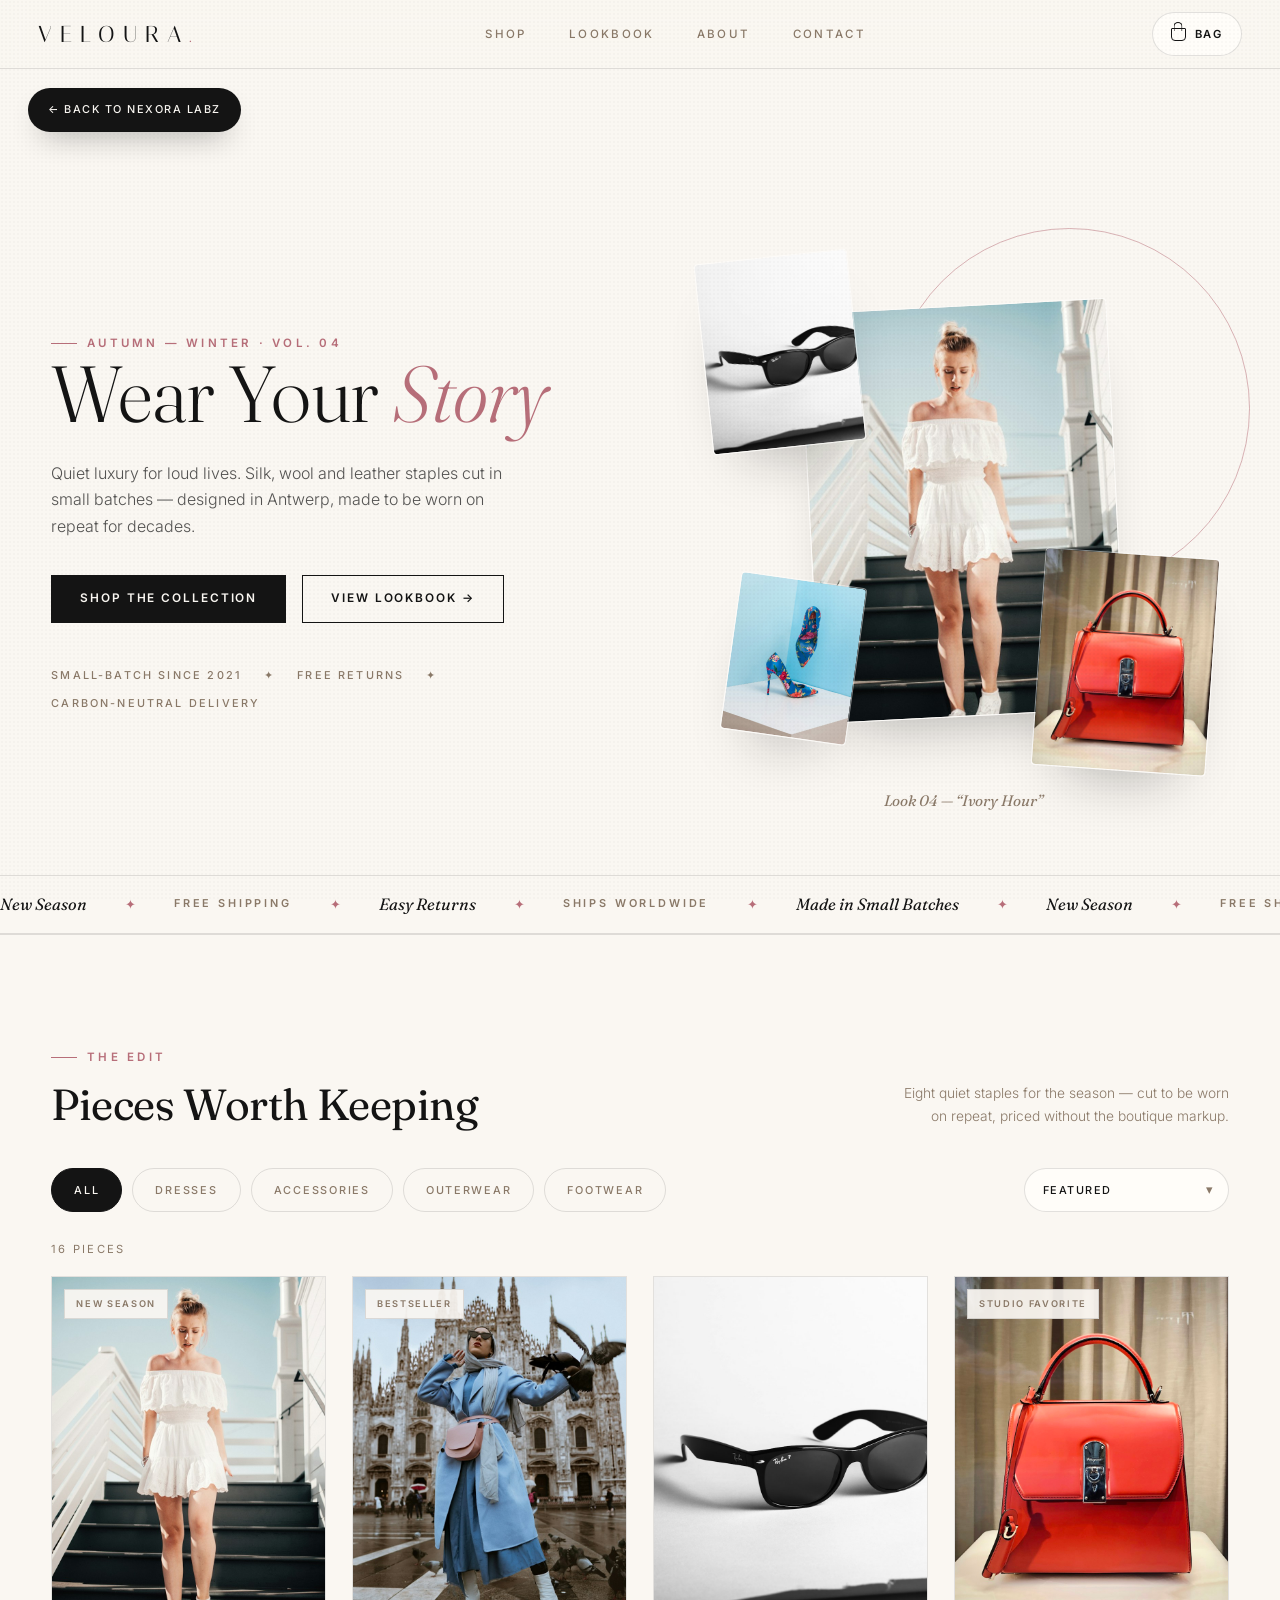
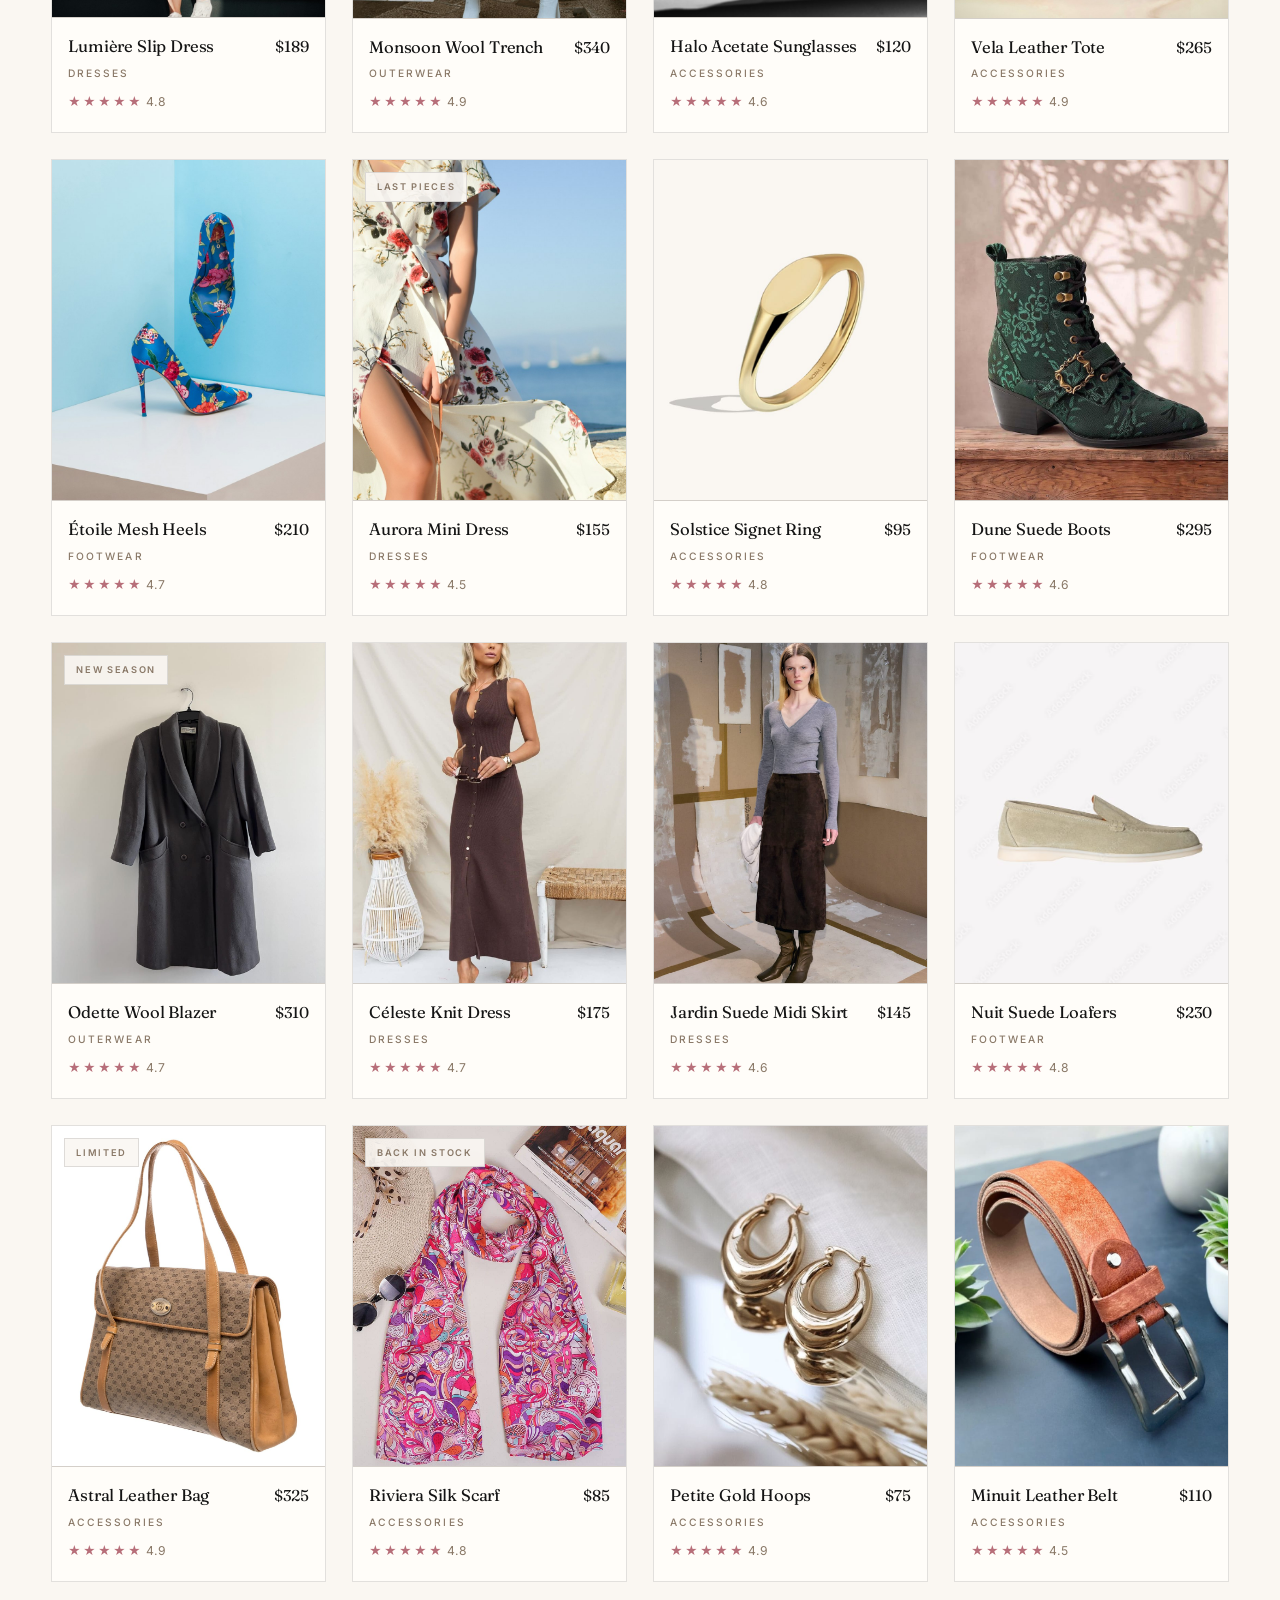
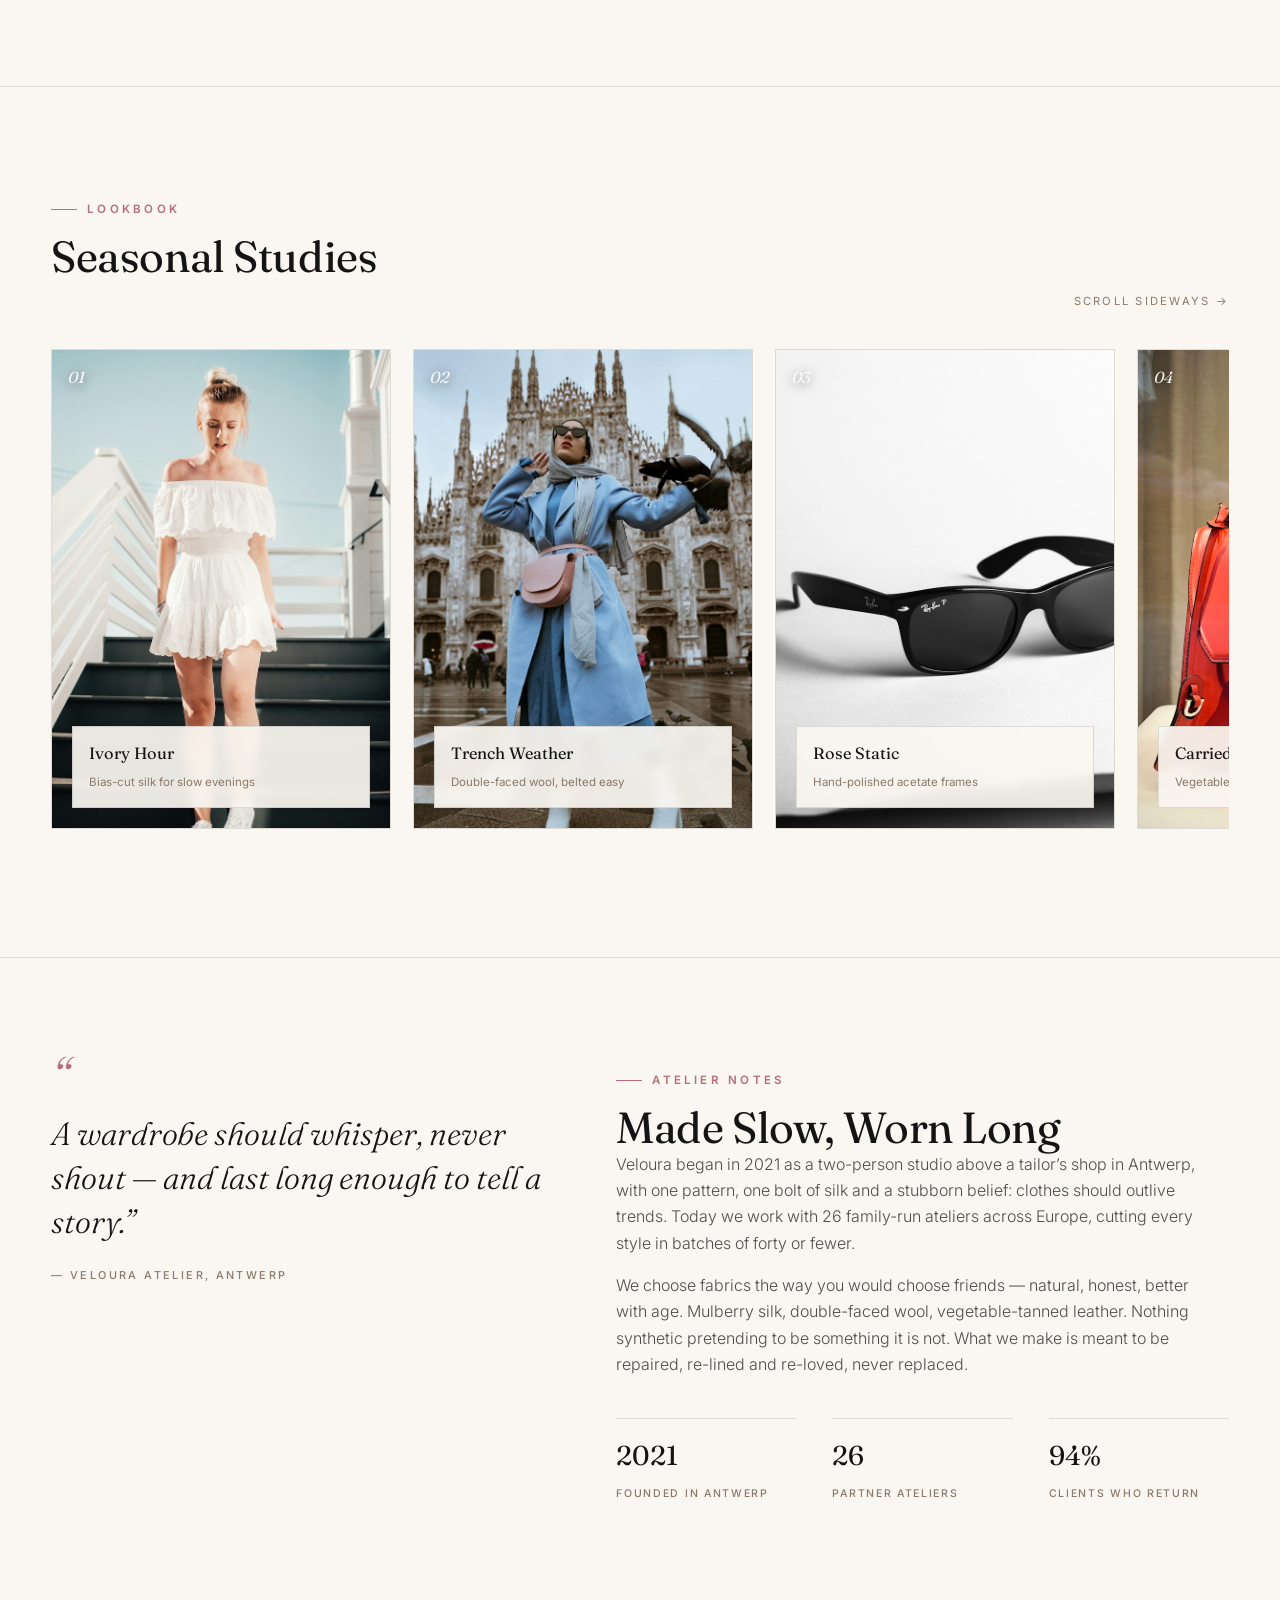
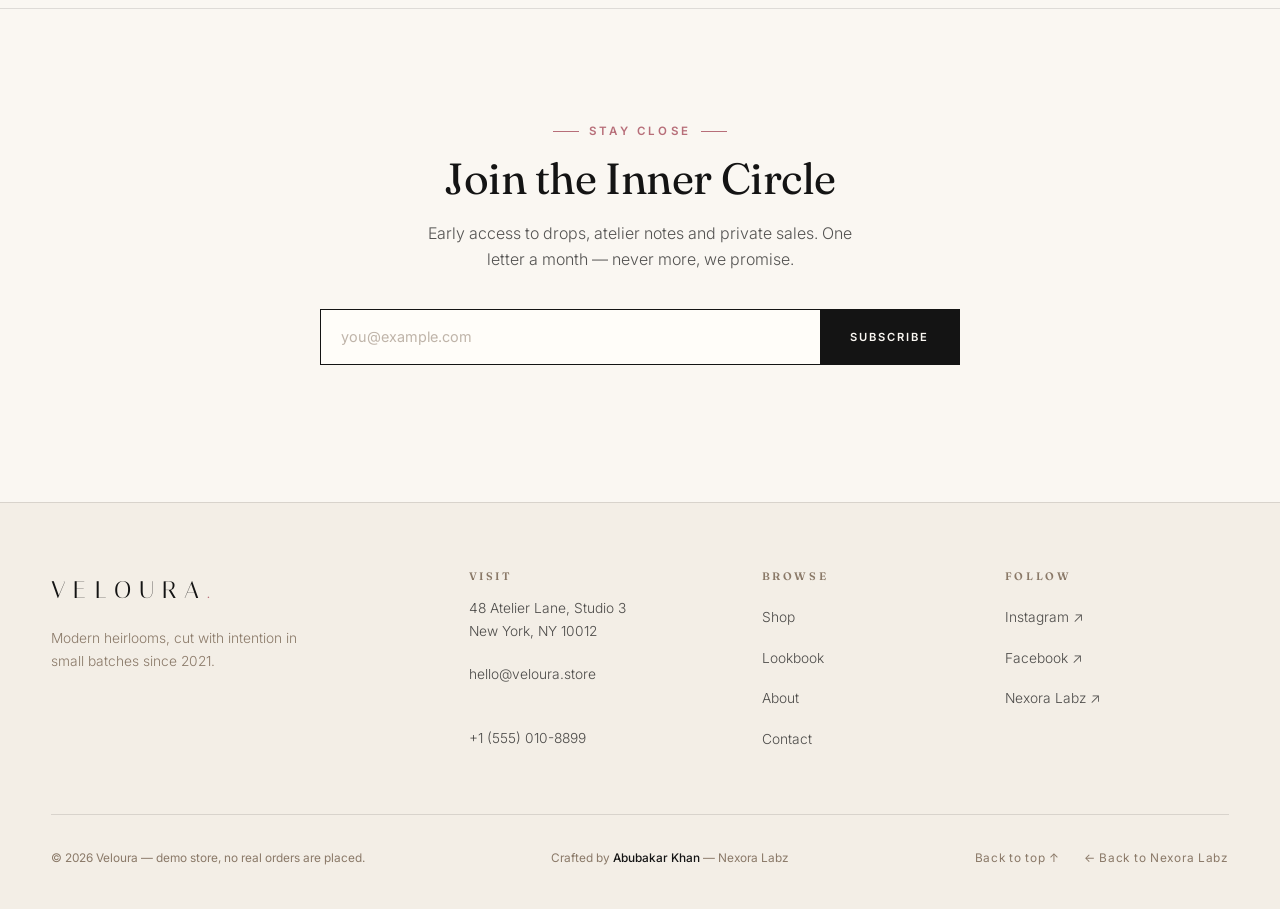
<file: projects/project-4/index.html>
<!DOCTYPE html>
<html lang="en">
<head>
  <meta charset="UTF-8">
  <meta name="viewport" content="width=device-width, initial-scale=1.0">
  <meta name="description" content="Veloura — a chic demo fashion e-commerce experience with editorial lookbook, working cart and checkout flow. A portfolio demo crafted by Nexora Labz.">
  <meta name="theme-color" content="#FAF7F2">
  <title>Veloura — Demo Fashion E-commerce Website | Nexora Labz</title>

  <meta name="robots" content="index, follow">
  <link rel="canonical" href="https://nexora-labz.netlify.app/projects/project-4/">

  <meta property="og:type" content="website">
  <meta property="og:site_name" content="Nexora Labz">
  <meta property="og:title" content="Veloura — Demo Fashion E-commerce Website | Nexora Labz">
  <meta property="og:description" content="Veloura — a chic demo fashion e-commerce experience with editorial lookbook, working cart and checkout flow. A portfolio demo crafted by Nexora Labz.">
  <meta property="og:url" content="https://nexora-labz.netlify.app/projects/project-4/">
  <meta property="og:image" content="https://nexora-labz.netlify.app/assets/images/og-image.jpg">
  <meta property="og:image:width" content="1200">
  <meta property="og:image:height" content="630">
  <meta name="twitter:card" content="summary_large_image">
  <meta name="twitter:image" content="https://nexora-labz.netlify.app/assets/images/og-image.jpg">
  <link rel="preconnect" href="https://fonts.googleapis.com">
  <link rel="preconnect" href="https://fonts.gstatic.com" crossorigin>
  <link href="https://fonts.googleapis.com/css2?family=Fraunces:ital,opsz,wght@0,9..144,300;0,9..144,400;0,9..144,500;1,9..144,300;1,9..144,400&family=Inter:wght@300;400;500;600&family=Italiana&display=swap" rel="stylesheet">
  <style>
    /* ————— Tokens & reset ————— */
    :root {
      --ivory: #FAF7F2; --paper: #FFFDF9; --ink: #141414; --rose: #B76E79; --taupe: #8A7968; --line: rgba(20, 20, 20, 0.12);
      --ease-out: cubic-bezier(0.22, 1, 0.36, 1);
      --font-display: 'Fraunces', Georgia, 'Times New Roman', serif; --font-logo: 'Italiana', 'Fraunces', Georgia, serif;
      --font-body: 'Inter', -apple-system, BlinkMacSystemFont, 'Segoe UI', sans-serif;
      --font-emoji: 'Apple Color Emoji', 'Segoe UI Emoji', 'Noto Color Emoji', sans-serif;
    }
    *, *::before, *::after { box-sizing: border-box; margin: 0; padding: 0; }
    html { scroll-behavior: smooth; scroll-padding-top: 96px; }
    body { background: var(--ivory); color: var(--ink); font-family: var(--font-body); font-weight: 400; line-height: 1.65; -webkit-font-smoothing: antialiased; overflow-x: hidden; }
    /* Subtle CSS-only grain */
    body::after {
      content: ""; position: fixed; inset: 0; z-index: 600; pointer-events: none; mix-blend-mode: multiply; opacity: 0.45;
      background-image: radial-gradient(rgba(20, 20, 20, 0.05) 1px, transparent 1.4px); background-size: 4px 4px;
    }
    a { color: inherit; text-decoration: none; }
    button { font-family: inherit; color: inherit; }
    ul { list-style: none; }
    h1, h2, h3 { font-family: var(--font-display); font-weight: 400; line-height: 1.08; letter-spacing: -0.01em; }
    ::selection { background: rgba(183, 110, 121, 0.28); }
    :focus-visible { outline: 2px solid var(--rose); outline-offset: 3px; }
    [hidden] { display: none !important; }
    .sr-only { position: absolute; width: 1px; height: 1px; margin: -1px; overflow: hidden; clip: rect(0 0 0 0); white-space: nowrap; border: 0; }
    .wrap { width: min(1240px, 92%); margin-inline: auto; }
    .section { padding: 104px 0; border-top: 1px solid var(--line); scroll-margin-top: 96px; }
    .eyebrow { display: inline-flex; align-items: center; gap: 10px; color: var(--rose); font-size: 0.72rem; font-weight: 600; letter-spacing: 0.28em; text-transform: uppercase; }
    .eyebrow::before { content: ""; width: 26px; height: 1px; background: var(--rose); }
    .section h2 { font-size: clamp(2rem, 3.4vw, 2.9rem); margin-top: 14px; }

    /* ————— Fabric-tone gradients (CSS product art) ————— */
    .g1 { background: linear-gradient(165deg, #F6E7E3 0%, #DCA9A1 100%); }
    .g2 { background: linear-gradient(165deg, #EFE9DD 0%, #BCAC94 100%); }
    .g3 { background: linear-gradient(165deg, #F2DDE0 0%, #B76E79 100%); }
    .g4 { background: linear-gradient(165deg, #F4EEE3 0%, #CBBB9F 100%); }
    .g5 { background: linear-gradient(165deg, #E6E1D8 0%, #8A7968 100%); }
    .g6 { background: linear-gradient(165deg, #F0E1E7 0%, #C08CA0 100%); }
    .g7 { background: linear-gradient(165deg, #E9E6DF 0%, #A39C8D 100%); }
    .g8 { background: linear-gradient(165deg, #F3E7DB 0%, #D3AF90 100%); }

    /* ————— Buttons ————— */
    .btn {
      display: inline-flex; align-items: center; justify-content: center; gap: 10px; cursor: pointer; min-height: 48px; padding: 0 28px;
      border: 1px solid var(--ink); background: transparent; color: var(--ink); font-size: 0.74rem; font-weight: 600;
      letter-spacing: 0.16em; text-transform: uppercase; transition: background 0.3s, color 0.3s, border-color 0.3s, transform 0.3s;
    }
    .btn-solid { background: var(--ink); color: var(--ivory); }
    .btn-solid:hover { background: var(--rose); border-color: var(--rose); }
    .btn-ghost:hover { border-color: var(--ink); background: rgba(20, 20, 20, 0.04); }
    .btn-block { width: 100%; }

    /* ————— Back to Nexora pill ————— */
    .back-pill {
      position: fixed; top: 88px; left: clamp(12px, 3vw, 28px); z-index: 80; border-radius: 999px; background: var(--ink); color: var(--ivory);
      display: inline-flex; align-items: center; min-height: 44px; padding: 0 20px; box-shadow: 0 14px 30px -14px rgba(20, 20, 20, 0.45);
      font-size: 0.68rem; font-weight: 500; letter-spacing: 0.14em; text-transform: uppercase; transition: background 0.3s, transform 0.3s;
    }
    .back-pill:hover { background: var(--rose); transform: translateY(-2px); }

    /* ————— Navbar ————— */
    .navbar { position: sticky; top: 0; z-index: 100; border-bottom: 1px solid var(--line); background: rgba(250, 247, 242, 0.86); backdrop-filter: blur(12px); }
    .nav-inner { width: min(1280px, 94%); margin-inline: auto; height: 68px; display: flex; align-items: center; justify-content: space-between; gap: 20px; }
    .brand { font-family: var(--font-logo); font-size: 1.45rem; letter-spacing: 0.34em; }
    .brand-dot { color: var(--rose); }
    .nav-links { display: flex; gap: clamp(20px, 3vw, 40px); }
    .nav-link { position: relative; display: inline-flex; align-items: center; min-height: 44px; padding: 0 2px; color: var(--taupe); font-size: 0.72rem; font-weight: 500; letter-spacing: 0.2em; text-transform: uppercase; transition: color 0.3s; }
    .nav-link::after { content: ""; position: absolute; left: 0; right: 0; bottom: 8px; height: 1px; background: var(--rose); transform: scaleX(0); transform-origin: left; transition: transform 0.35s var(--ease-out); }
    .nav-link:hover, .nav-link:focus-visible { color: var(--ink); }
    .nav-link:hover::after, .nav-link:focus-visible::after { transform: scaleX(1); }
    .nav-actions { display: flex; align-items: center; gap: 12px; }
    .cart-btn { position: relative; display: inline-flex; align-items: center; gap: 9px; cursor: pointer; border-radius: 999px; min-height: 44px; padding: 0 18px; border: 1px solid var(--line); background: var(--paper); font-size: 0.7rem; font-weight: 600; letter-spacing: 0.14em; text-transform: uppercase; transition: border-color 0.3s, color 0.3s; }
    .cart-btn:hover { border-color: var(--rose); color: var(--rose); }
    .bag-icon { position: relative; width: 15px; height: 13px; border: 1.5px solid currentColor; border-radius: 1px 1px 4px 4px; }
    .bag-icon::before { content: ""; position: absolute; left: 50%; top: -7px; width: 9px; height: 9px; transform: translateX(-50%); border: 1.5px solid currentColor; border-bottom: 0; border-radius: 7px 7px 0 0; }
    .cart-count { display: none; place-items: center; min-width: 20px; height: 20px; padding: 0 5px; border-radius: 999px; background: var(--rose); color: var(--ivory); font-size: 0.64rem; font-weight: 600; }
    .cart-count.show { display: grid; }
    .hamburger { display: none; position: relative; width: 44px; height: 44px; cursor: pointer; border: 1px solid var(--line); border-radius: 999px; background: var(--paper); }
    .hamburger span { position: absolute; left: 12px; right: 12px; height: 1.5px; background: var(--ink); transition: transform 0.3s, top 0.3s; }
    .hamburger span:nth-child(1) { top: 17px; }
    .hamburger span:nth-child(2) { top: 25px; }
    .hamburger.open span:nth-child(1) { top: 21px; transform: rotate(45deg); }
    .hamburger.open span:nth-child(2) { top: 21px; transform: rotate(-45deg); }
    .mobile-menu {
      display: none; position: absolute; top: 100%; left: 0; right: 0; z-index: 95; padding: 8px 4% 22px; flex-direction: column;
      background: var(--ivory); border-bottom: 1px solid var(--line); box-shadow: 0 34px 44px -34px rgba(20, 20, 20, 0.25);
    }
    .mobile-menu.open { display: flex; }
    .mobile-menu a { display: flex; align-items: center; justify-content: space-between; min-height: 52px; font-family: var(--font-display); font-size: 1.3rem; border-bottom: 1px solid var(--line); }
    .mobile-menu a span { font-family: var(--font-body); font-size: 0.66rem; letter-spacing: 0.2em; color: var(--taupe); }

    /* ————— Hero ————— */
    .hero { padding: 170px 0 0; }
    .hero-grid { display: grid; grid-template-columns: 1.05fr 0.95fr; gap: 60px; align-items: center; }
    .hero h1 { font-size: clamp(3rem, 6.2vw, 5.2rem); font-weight: 300; line-height: 1.02; }
    .hero h1 em { font-style: italic; color: var(--rose); }
    .hero-sub { max-width: 46ch; margin-top: 26px; font-size: 1rem; font-weight: 300; color: rgba(20, 20, 20, 0.72); }
    .hero-cta { display: flex; flex-wrap: wrap; gap: 16px; margin-top: 36px; }
    .hero-meta { display: flex; flex-wrap: wrap; gap: 10px 22px; margin-top: 44px; color: var(--taupe); font-size: 0.68rem; font-weight: 500; letter-spacing: 0.2em; text-transform: uppercase; }
    .hero-art { position: relative; height: 560px; }
    .art-blob { position: absolute; left: 14%; top: 16%; width: 72%; aspect-ratio: 1; border-radius: 50%; background: radial-gradient(closest-side, rgba(183, 110, 121, 0.18), transparent 72%); }
    .art-ring { position: absolute; top: -2%; right: -4%; width: 68%; aspect-ratio: 1; border: 1px solid rgba(183, 110, 121, 0.5); border-radius: 50%; }
    .art-tile {
      position: absolute; display: grid; place-items: center; border-radius: 4px; border: 1px solid rgba(255, 255, 255, 0.5);
      box-shadow: 0 34px 60px -34px rgba(20, 20, 20, 0.35);
    }
    .art-tile img { display:block; width:100%; height:100%; object-fit:cover; border-radius:4px; background:#efe9e2; animation: drift 7s ease-in-out infinite alternate; }
    .t-main { left: 50%; top: 50%; width: 58%; aspect-ratio: 3/4; transform: translate(-50%, -52%) rotate(-3deg); }
    .t-main span { font-size: clamp(5rem, 9vw, 8rem); }
    .t-a { right: 3%; bottom: 5%; width: 33%; aspect-ratio: 1; transform: rotate(4deg); }
    .t-a span { font-size: 3.2rem; animation-delay: 0.8s; }
    .t-b { left: 1%; top: 3%; width: 29%; aspect-ratio: 4/5; transform: rotate(-6deg); }
    .t-b span { font-size: 2.6rem; animation-delay: 1.6s; }
    .t-c { left: 6%; bottom: 11%; width: 24%; aspect-ratio: 1; transform: rotate(8deg); }
    .t-c span { font-size: 2.3rem; animation-delay: 2.4s; }
    .art-caption { position: absolute; left: 50%; bottom: -14px; transform: translateX(-50%); white-space: nowrap; font-family: var(--font-display); font-style: italic; font-size: 0.95rem; color: var(--taupe); }
    @keyframes drift { to { transform: translateY(-9px); } }

    /* ————— Marquee ————— */
    .marquee { margin-top: 76px; padding: 15px 0; overflow: hidden; border-top: 1px solid var(--line); border-bottom: 1px solid var(--line); }
    .marquee-track { display: flex; width: max-content; animation: marquee 26s linear infinite; }
    .marquee-row { display: flex; align-items: center; gap: 38px; padding-right: 38px; }
    .mq-serif { font-family: var(--font-display); font-style: italic; font-size: 1.02rem; }
    .mq-caps { font-size: 0.68rem; font-weight: 600; letter-spacing: 0.26em; text-transform: uppercase; color: var(--taupe); }
    .mq-dot { color: var(--rose); font-size: 0.8rem; }
    @keyframes marquee { to { transform: translateX(-50%); } }

    /* ————— Shop ————— */
    .section-head { display: flex; align-items: flex-end; justify-content: space-between; gap: 32px; }
    .section-note { max-width: 340px; font-size: 0.86rem; font-weight: 300; color: var(--taupe); text-align: right; }
    .shop-controls { display: flex; align-items: center; justify-content: space-between; gap: 16px; flex-wrap: wrap; margin-top: 40px; }
    .pills { display: flex; flex-wrap: wrap; gap: 10px; }
    .pill {
      min-height: 44px; padding: 0 22px; cursor: pointer; border: 1px solid var(--line); border-radius: 999px; background: transparent;
      color: var(--taupe); font-size: 0.68rem; font-weight: 500; letter-spacing: 0.16em; text-transform: uppercase; transition: all 0.3s;
    }
    .pill:hover { border-color: var(--rose); color: var(--rose); }
    .pill.active { background: var(--ink); border-color: var(--ink); color: var(--ivory); }
    .select-wrap { position: relative; }
    .select-wrap::after { content: "▾"; position: absolute; right: 16px; top: 50%; transform: translateY(-50%); pointer-events: none; color: var(--taupe); font-size: 0.8rem; }
    .select-wrap select {
      appearance: none; -webkit-appearance: none; min-height: 44px; padding: 0 42px 0 18px; cursor: pointer; color: var(--ink);
      border: 1px solid var(--line); border-radius: 999px; background: var(--paper); font-family: var(--font-body);
      font-size: 0.68rem; font-weight: 500; letter-spacing: 0.14em; text-transform: uppercase;
    }
    .grid-count { margin: 28px 0 18px; font-size: 0.7rem; letter-spacing: 0.2em; text-transform: uppercase; color: var(--taupe); }
    .grid { display: grid; grid-template-columns: repeat(4, 1fr); gap: 26px; }
    .card { display: flex; flex-direction: column; background: var(--paper); border: 1px solid var(--line); transition: transform 0.35s var(--ease-out), box-shadow 0.35s, border-color 0.35s; }
    .card:hover { transform: translateY(-5px); border-color: rgba(183, 110, 121, 0.5); box-shadow: 0 28px 52px -34px rgba(20, 20, 20, 0.3); }
    .tile { position: relative; aspect-ratio: 4/5; overflow: hidden; border-bottom: 1px solid var(--line); background: #efe9e2; }
    .tile .prod-img { position:absolute; inset:0; width:100%; height:100%; object-fit:cover; transition: transform 0.45s var(--ease-out); }
    .card:hover .tile .prod-img { transform: scale(1.07); }
    .badge {
      position: absolute; top: 12px; left: 12px; z-index: 2; padding: 6px 11px; color: var(--taupe);
      background: rgba(250, 247, 242, 0.92); border: 1px solid var(--line); font-size: 0.58rem; font-weight: 600;
      letter-spacing: 0.18em; text-transform: uppercase;
    }
    .tile-overlay {
      position: absolute; left: 0; right: 0; bottom: 0; z-index: 3; padding: 14px; display: flex; flex-direction: column; gap: 10px;
      background: linear-gradient(to top, rgba(250, 247, 242, 0.97) 55%, rgba(250, 247, 242, 0));
      transform: translateY(103%); transition: transform 0.4s var(--ease-out);
    }
    .card:hover .tile-overlay, .card:focus-within .tile-overlay { transform: none; }
    .sizes { display: flex; gap: 8px; }
    .size-chip { flex: 1 0 44px; min-height: 44px; cursor: pointer; border: 1px solid var(--line); border-radius: 2px; background: rgba(255, 255, 255, 0.8); color: var(--taupe); font-size: 0.7rem; font-weight: 600; letter-spacing: 0.08em; transition: all 0.25s; }
    .size-chip:hover { border-color: var(--ink); color: var(--ink); }
    .size-chip.active { background: var(--ink); border-color: var(--ink); color: var(--ivory); }
    .add-btn { min-height: 44px; cursor: pointer; border: none; background: var(--ink); color: var(--ivory); font-size: 0.68rem; font-weight: 600; letter-spacing: 0.16em; text-transform: uppercase; transition: background 0.3s; }
    .add-btn:hover { background: var(--rose); }
    .card-info { padding: 16px 16px 20px; }
    .card-row { display: flex; justify-content: space-between; align-items: baseline; gap: 12px; }
    .card-name { font-size: 1.04rem; }
    .card-price { font-family: var(--font-display); font-size: 0.98rem; white-space: nowrap; }
    .card-cat { margin-top: 5px; font-size: 0.64rem; font-weight: 500; letter-spacing: 0.2em; text-transform: uppercase; color: var(--taupe); }
    .card-rating { margin-top: 10px; font-size: 0.76rem; color: var(--taupe); }
    .stars { color: var(--rose); letter-spacing: 2px; }

    /* ————— Lookbook ————— */
    .lb-hint { margin-top: 12px; font-size: 0.7rem; letter-spacing: 0.2em; text-transform: uppercase; color: var(--taupe); text-align: right; }
    .lb-strip { display: flex; gap: 22px; margin-top: 34px; padding: 4px 4% 24px; overflow-x: auto; scroll-snap-type: x mandatory; scrollbar-width: thin; scrollbar-color: var(--rose) transparent; }
    .lb-card {
      position: relative; flex: 0 0 min(340px, 76vw); height: 480px; scroll-snap-align: start; overflow: hidden; border: 1px solid var(--line);
      display: flex; flex-direction: column; justify-content: flex-end; padding: 20px; transition: transform 0.35s var(--ease-out);
    }
    .lb-card:hover { transform: translateY(-5px); }
    .lb-img { position:absolute; inset:0; width:100%; height:100%; object-fit:cover; background:#efe9e2; }
    .lb-num { position: absolute; top: 14px; left: 16px; z-index:2; font-family: var(--font-display); font-style: italic; font-size: 1rem; color: rgba(255, 255, 255, 0.92); text-shadow: 0 2px 12px rgba(20, 20, 20, 0.55); }
    .lb-cap { position: relative; padding: 13px 16px; background: rgba(250, 247, 242, 0.93); border: 1px solid var(--line); backdrop-filter: blur(4px); }
    .lb-cap strong { display: block; font-family: var(--font-display); font-weight: 400; font-size: 1.02rem; }
    .lb-cap span { font-size: 0.72rem; color: var(--taupe); }

    /* ————— About ————— */
    .about-grid { display: grid; grid-template-columns: 0.9fr 1.1fr; gap: 64px; align-items: start; }
    .about-quote p { font-family: var(--font-display); font-style: italic; font-weight: 300; font-size: clamp(1.5rem, 2.5vw, 2.1rem); line-height: 1.38; }
    .about-quote p::before { content: "“"; display: block; font-size: 3.4rem; line-height: 0.6; color: var(--rose); margin-bottom: 18px; }
    .quote-by { display: inline-block; margin-top: 22px; color: var(--taupe); font-size: 0.68rem; font-weight: 500; letter-spacing: 0.22em; text-transform: uppercase; }
    .about-body > p:not(.eyebrow) { max-width: 58ch; font-weight: 300; color: rgba(20, 20, 20, 0.75); }
    .about-body p + p { margin-top: 16px; }
    .stats { display: flex; gap: 36px; margin-top: 40px; }
    .stat { flex: 1; border-top: 1px solid var(--line); padding-top: 14px; }
    .stat strong { display: block; font-family: var(--font-display); font-weight: 400; font-size: 1.7rem; }
    .stat span { font-size: 0.66rem; font-weight: 500; letter-spacing: 0.16em; text-transform: uppercase; color: var(--taupe); }

    /* ————— Contact / Newsletter ————— */
    .contact-inner { max-width: 640px; text-align: center; }
    .contact-inner .eyebrow { justify-content: center; }
    .contact-inner .eyebrow::after { content: ""; width: 26px; height: 1px; background: var(--rose); }
    .contact-sub { margin: 18px auto 0; max-width: 46ch; font-weight: 300; color: rgba(20, 20, 20, 0.72); }
    .news-form { display: flex; margin-top: 36px; background: var(--paper); border: 1px solid var(--ink); }
    .news-form input { flex: 1; min-width: 0; min-height: 54px; padding: 0 20px; border: 0; background: transparent; font-family: var(--font-body); font-size: 0.9rem; color: var(--ink); }
    .news-form input:focus { outline: none; }
    .news-form input.invalid { box-shadow: inset 0 -2px 0 #9C3D2E; }
    .news-form input::placeholder { color: rgba(138, 121, 104, 0.55); }
    .news-btn { min-height: 54px; padding: 0 30px; cursor: pointer; border: 0; background: var(--ink); color: var(--ivory); font-size: 0.7rem; font-weight: 600; letter-spacing: 0.18em; text-transform: uppercase; transition: background 0.3s; }
    .news-btn:hover { background: var(--rose); }
    .form-msg { min-height: 1.5em; margin-top: 14px; font-size: 0.82rem; }
    .form-msg.error { color: #9C3D2E; }
    .form-msg.ok { color: var(--rose); }

    /* ————— Footer ————— */
    .footer { background: #F3EEE6; border-top: 1px solid var(--line); padding: 68px 0 28px; }
    .footer-grid { display: grid; grid-template-columns: 1.5fr 1fr 0.8fr 0.9fr; gap: 44px; }
    .f-logo { font-family: var(--font-logo); font-size: 1.5rem; letter-spacing: 0.34em; }
    .f-tag { margin-top: 16px; max-width: 30ch; font-size: 0.86rem; font-weight: 300; color: var(--taupe); }
    .f-col h3 { margin-bottom: 14px; color: var(--taupe); font-size: 0.68rem; font-weight: 600; letter-spacing: 0.24em; text-transform: uppercase; }
    .f-col p { font-size: 0.86rem; font-weight: 300; color: rgba(20, 20, 20, 0.75); }
    .f-col p + p { margin-top: 12px; }
    .f-col a { display: block; padding: 9px 0; font-size: 0.86rem; font-weight: 300; color: rgba(20, 20, 20, 0.75); transition: color 0.25s; }
    .f-col a:hover { color: var(--rose); text-decoration: underline; text-underline-offset: 4px; }
    .footer-bottom { display: flex; flex-wrap: wrap; align-items: center; justify-content: space-between; gap: 12px 28px; margin-top: 54px; padding-top: 22px; border-top: 1px solid var(--line); font-size: 0.74rem; color: var(--taupe); }
    .footer-bottom strong { font-weight: 500; color: var(--ink); }
    .fb-links { display: flex; gap: 24px; }
    .fb-links a { display: inline-flex; align-items: center; min-height: 44px; letter-spacing: 0.06em; transition: color 0.25s; }
    .fb-links a:hover { color: var(--rose); }

    /* ————— Cart drawer ————— */
    .backdrop { position: fixed; inset: 0; z-index: 250; background: rgba(20, 20, 20, 0.44); opacity: 0; visibility: hidden; transition: opacity 0.35s, visibility 0s linear 0.35s; }
    .backdrop.show { opacity: 1; visibility: visible; transition: opacity 0.35s; }
    .cart-drawer {
      position: fixed; top: 0; right: 0; bottom: 0; z-index: 300; width: min(430px, 100%); display: flex; flex-direction: column; background: var(--ivory);
      border-left: 1px solid var(--line); box-shadow: -32px 0 64px -36px rgba(20, 20, 20, 0.4); transform: translateX(103%); visibility: hidden;
      transition: transform 0.45s var(--ease-out), visibility 0s linear 0.45s;
    }
    .cart-drawer.open { transform: none; visibility: visible; transition: transform 0.45s var(--ease-out); }
    .cart-head { display: flex; align-items: center; justify-content: space-between; padding: 18px 22px; border-bottom: 1px solid var(--line); }
    .cart-title { font-size: 1.3rem; }
    .cart-close { width: 44px; height: 44px; cursor: pointer; border: 1px solid var(--line); border-radius: 999px; background: var(--paper); font-size: 1.3rem; line-height: 1; transition: all 0.3s; }
    .cart-close:hover { border-color: var(--rose); color: var(--rose); transform: rotate(90deg); }
    .cart-list { flex: 1; overflow-y: auto; padding: 4px 22px; }
    .cart-item { display: grid; grid-template-columns: 64px 1fr auto; gap: 14px; align-items: start; padding: 18px 0; border-bottom: 1px solid var(--line); }
    .ci-art { width: 64px; height: 80px; overflow:hidden; display:grid; place-items:center; border: 1px solid var(--line); background:#efe9e2; }
    .ci-art img { width:100%; height:100%; object-fit:cover; display:block; }
    .ci-name { font-family: var(--font-display); font-size: 0.98rem; }
    .ci-meta { margin: 4px 0 10px; font-size: 0.73rem; color: var(--taupe); }
    .ci-row { display: flex; align-items: center; gap: 14px; }
    .qty { display: inline-flex; align-items: center; border: 1px solid var(--line); background: var(--paper); }
    .qty-btn { width: 40px; height: 44px; cursor: pointer; border: 0; background: transparent; font-size: 1.05rem; transition: color 0.25s; }
    .qty-btn:hover { color: var(--rose); }
    .qty-num { min-width: 26px; text-align: center; font-size: 0.85rem; font-weight: 500; }
    .ci-remove { min-height: 44px; padding: 0 6px; cursor: pointer; border: 0; background: none; color: var(--taupe); font-size: 0.66rem; font-weight: 500; letter-spacing: 0.16em; text-transform: uppercase; text-decoration: underline; text-underline-offset: 4px; transition: color 0.25s; }
    .ci-remove:hover { color: #9C3D2E; }
    .ci-line { font-family: var(--font-display); font-size: 1rem; }
    .cart-empty { flex: 1; display: grid; place-content: center; justify-items: center; gap: 10px; padding: 32px; text-align: center; }
    .ce-emoji { font-family: var(--font-emoji); font-size: 3.4rem; }
    .ce-title { font-family: var(--font-display); font-size: 1.3rem; }
    .ce-sub { max-width: 30ch; font-size: 0.84rem; font-weight: 300; color: var(--taupe); }
    .cart-empty .btn { margin-top: 12px; }
    .cart-foot { display: grid; gap: 12px; padding: 18px 22px 22px; background: var(--paper); border-top: 1px solid var(--line); }
    .ship-note { font-size: 0.73rem; color: var(--taupe); }
    .sub-row { display: flex; align-items: baseline; justify-content: space-between; font-size: 0.74rem; font-weight: 600; letter-spacing: 0.18em; text-transform: uppercase; }
    .sub-row strong { font-family: var(--font-display); font-size: 1.35rem; font-weight: 400; letter-spacing: 0; }
    .sub-note { font-size: 0.71rem; color: var(--taupe); }

    /* ————— Toast & reveal ————— */
    .toast {
      position: fixed; left: 50%; bottom: 26px; z-index: 400; max-width: min(92vw, 480px); border-radius: 999px; text-align: center; padding: 14px 24px;
      transform: translate(-50%, 16px); background: var(--ink); color: var(--ivory); font-size: 0.82rem; letter-spacing: 0.03em;
      box-shadow: 0 20px 44px -18px rgba(20, 20, 20, 0.5); opacity: 0; visibility: hidden; transition: all 0.35s var(--ease-out);
    }
    .toast.show { opacity: 1; visibility: visible; transform: translate(-50%, 0); }
    body.no-scroll { overflow: hidden; }
    .reveal { opacity: 0; transform: translateY(26px); transition: opacity 0.7s ease, transform 0.7s var(--ease-out); }
    .reveal.in { opacity: 1; transform: none; }

    /* ————— Breakpoints ————— */
    @media (max-width: 1024px) {
      .grid { grid-template-columns: repeat(3, 1fr); } .hero-grid { gap: 40px; } .hero-art { height: 500px; }
      .about-grid { gap: 44px; } .footer-grid { grid-template-columns: 1fr 1fr 1fr; } .f-brand { grid-column: 1 / -1; }
    }
    @media (max-width: 768px) {
      .nav-links { display: none; } .hamburger { display: inline-block; } .hero { padding-top: 140px; }
      .hero-grid { grid-template-columns: 1fr; gap: 48px; } .hero-art { width: 100%; max-width: 480px; height: 430px; margin-inline: auto; }
      .t-main span { font-size: 6rem; } .section { padding: 80px 0; } .section-head { flex-direction: column; align-items: flex-start; gap: 14px; }
      .section-note { text-align: left; } .shop-controls { flex-direction: column; align-items: stretch; } .select-wrap select { width: 100%; }
      .grid { grid-template-columns: repeat(2, 1fr); gap: 16px; } .tile-overlay { transform: none; } .about-grid { grid-template-columns: 1fr; gap: 36px; }
      .footer-grid { grid-template-columns: 1fr 1fr; gap: 36px; } .back-pill { top: 82px; }
    }
    @media (max-width: 520px) {
      .hero { padding-top: 128px; } .hero-art { height: 350px; } .t-a { width: 38%; } .t-b { width: 34%; } .t-c { display: none; }
      .grid { gap: 12px; } .card-name { font-size: 0.94rem; } .lb-card { height: 430px; }
      .news-form { flex-direction: column; gap: 10px; border: 0; background: transparent; } .news-form input { border: 1px solid var(--line); min-height: 50px; }
      .news-btn { width: 100%; } .stats { flex-wrap: wrap; gap: 22px; } .footer-grid { grid-template-columns: 1fr; }
      .footer-bottom { flex-direction: column; align-items: flex-start; } .back-pill { top: 80px; padding: 0 15px; font-size: 0.6rem; }
    }
    @media (prefers-reduced-motion: reduce) {
      html { scroll-behavior: auto; }
      *, *::before, *::after { animation-duration: 0.01ms !important; animation-iteration-count: 1 !important; transition-duration: 0.01ms !important; }
      .reveal { opacity: 1; transform: none; }
    }
  </style>
</head>
<body>

  <a class="back-pill" href="../../index.html">← Back to Nexora Labz</a>

  <!-- ——— Navbar ——— -->
  <header class="navbar">
    <div class="nav-inner">
      <a class="brand" href="#top" aria-label="Veloura — back to top">VELOURA<span class="brand-dot">.</span></a>
      <nav class="nav-links" aria-label="Primary navigation">
        <a class="nav-link" href="#shop">Shop</a><a class="nav-link" href="#lookbook">Lookbook</a>
        <a class="nav-link" href="#about">About</a><a class="nav-link" href="#contact">Contact</a>
      </nav>
      <div class="nav-actions">
        <button type="button" class="cart-btn" id="cartBtn" aria-haspopup="dialog" aria-label="Open shopping bag, 0 items">
          <span class="bag-icon" aria-hidden="true"></span>
          Bag
          <span class="cart-count" id="cartBadge" aria-hidden="true">0</span>
        </button>
        <button type="button" class="hamburger" id="hamburger" aria-expanded="false" aria-controls="mobileMenu" aria-label="Toggle navigation menu">
          <span></span><span></span>
        </button>
      </div>
    </div>
    <nav class="mobile-menu" id="mobileMenu" aria-label="Mobile navigation">
      <a href="#shop">Shop<span>01</span></a><a href="#lookbook">Lookbook<span>02</span></a>
      <a href="#about">About<span>03</span></a><a href="#contact">Contact<span>04</span></a>
    </nav>
  </header>

  <main>
    <!-- ——— Hero ——— -->
    <section class="hero" id="top">
      <div class="wrap hero-grid">
        <div class="hero-copy reveal">
          <p class="eyebrow">Autumn — Winter · Vol. 04</p>
          <h1>Wear Your <em>Story</em></h1>
          <p class="hero-sub">Quiet luxury for loud lives. Silk, wool and leather staples cut in small batches — designed in Antwerp, made to be worn on repeat for decades.</p>
          <div class="hero-cta">
            <a class="btn btn-solid" href="#shop">Shop the Collection</a>
            <a class="btn btn-ghost" href="#lookbook">View Lookbook →</a>
          </div>
          <p class="hero-meta">
            <span>Small-batch since 2021</span><span>✦</span> <span>Free returns</span><span>✦</span> <span>Carbon-neutral delivery</span>
          </p>
        </div>
        <div class="hero-art reveal" aria-hidden="true">
          <div class="art-blob"></div>
          <div class="art-ring"></div>
          <div class="art-tile t-main"><img src="img/prod-dress.jpg" alt="" loading="eager" width="800" height="1000"></div>
          <div class="art-tile t-a"><img src="img/prod-tote.jpg" alt="" loading="lazy" width="800" height="1000"></div>
          <div class="art-tile t-b"><img src="img/prod-sunglasses.jpg" alt="" loading="lazy" width="800" height="1000"></div>
          <div class="art-tile t-c"><img src="img/prod-heels.jpg" alt="" loading="lazy" width="800" height="1000"></div>
          <p class="art-caption">Look 04 — “Ivory Hour”</p>
        </div>
      </div>
      <div class="marquee" aria-hidden="true">
        <div class="marquee-track">
          <div class="marquee-row">
            <span class="mq-serif">New Season</span><span class="mq-dot">✦</span> <span class="mq-caps">Free Shipping</span><span class="mq-dot">✦</span>
            <span class="mq-serif">Easy Returns</span><span class="mq-dot">✦</span> <span class="mq-caps">Ships Worldwide</span><span class="mq-dot">✦</span>
            <span class="mq-serif">Made in Small Batches</span><span class="mq-dot">✦</span>
          </div>
          <div class="marquee-row">
            <span class="mq-serif">New Season</span><span class="mq-dot">✦</span> <span class="mq-caps">Free Shipping</span><span class="mq-dot">✦</span>
            <span class="mq-serif">Easy Returns</span><span class="mq-dot">✦</span> <span class="mq-caps">Ships Worldwide</span><span class="mq-dot">✦</span>
            <span class="mq-serif">Made in Small Batches</span><span class="mq-dot">✦</span>
          </div>
        </div>
      </div>
    </section>

    <!-- ——— Shop ——— -->
    <section class="section" id="shop">
      <div class="wrap">
        <div class="section-head reveal">
          <div>
            <p class="eyebrow">The Edit</p>
            <h2>Pieces Worth Keeping</h2>
          </div>
          <p class="section-note">Eight quiet staples for the season — cut to be worn on repeat, priced without the boutique markup.</p>
        </div>
        <div class="shop-controls reveal">
          <div class="pills" role="group" aria-label="Filter products by category">
            <button type="button" class="pill active" data-filter="All">All</button>
            <button type="button" class="pill" data-filter="Dresses">Dresses</button>
            <button type="button" class="pill" data-filter="Accessories">Accessories</button>
            <button type="button" class="pill" data-filter="Outerwear">Outerwear</button>
            <button type="button" class="pill" data-filter="Footwear">Footwear</button>
          </div>
          <div class="select-wrap">
            <label class="sr-only" for="sortSelect">Sort products</label>
            <select id="sortSelect">
              <option value="featured">Featured</option>
              <option value="low">Price · Low to High</option>
              <option value="high">Price · High to Low</option>
            </select>
          </div>
        </div>
        <p class="grid-count" id="gridCount" role="status">16 pieces</p>
        <div class="grid" id="productGrid"></div>
      </div>
    </section>

    <!-- ——— Lookbook ——— -->
    <section class="section" id="lookbook">
      <div class="wrap">
        <div class="section-head reveal">
          <div>
            <p class="eyebrow">Lookbook</p>
            <h2>Seasonal Studies</h2>
          </div>
        </div>
        <p class="lb-hint reveal">Scroll sideways →</p>
        <div class="lb-strip reveal" tabindex="0" aria-label="Lookbook gallery, scrolls horizontally">
          <article class="lb-card">
            <img class="lb-img" src="img/prod-dress.jpg" alt="Ivory Hour look — bias-cut silk dress worn on a model" loading="lazy" width="800" height="1000"><span class="lb-num">01</span>
            <div class="lb-cap"><strong>Ivory Hour</strong><span>Bias-cut silk for slow evenings</span></div>
          </article>
          <article class="lb-card">
            <img class="lb-img" src="img/prod-trench.jpg" alt="Trench Weather look — belted wool coat styled on the street" loading="lazy" width="800" height="1000"><span class="lb-num">02</span>
            <div class="lb-cap"><strong>Trench Weather</strong><span>Double-faced wool, belted easy</span></div>
          </article>
          <article class="lb-card">
            <img class="lb-img" src="img/prod-sunglasses.jpg" alt="Rose Static look — hand-polished acetate sunglasses" loading="lazy" width="800" height="1000"><span class="lb-num">03</span>
            <div class="lb-cap"><strong>Rose Static</strong><span>Hand-polished acetate frames</span></div>
          </article>
          <article class="lb-card">
            <img class="lb-img" src="img/prod-tote.jpg" alt="Carried Away look — vegetable-tanned leather tote bag" loading="lazy" width="800" height="1000"><span class="lb-num">04</span>
            <div class="lb-cap"><strong>Carried Away</strong><span>Vegetable-tanned leather tote</span></div>
          </article>
          <article class="lb-card">
            <img class="lb-img" src="img/prod-heels.jpg" alt="After Hours look — sculpted heels on a product pedestal" loading="lazy" width="800" height="1000"><span class="lb-num">05</span>
            <div class="lb-cap"><strong>After Hours</strong><span>Mesh heels, 85&nbsp;mm, kind to feet</span></div>
          </article>
          <article class="lb-card">
            <img class="lb-img" src="img/prod-ring.jpg" alt="Signature look — the Solstice ring in recast gold" loading="lazy" width="800" height="1000"><span class="lb-num">06</span>
            <div class="lb-cap"><strong>Signature</strong><span>The Solstice ring, recast gold</span></div>
          </article>
        </div>
      </div>
    </section>

    <!-- ——— About ——— -->
    <section class="section" id="about">
      <div class="wrap about-grid">
        <div class="about-quote reveal">
          <p>A wardrobe should whisper, never shout — and last long enough to tell a story.”</p>
          <span class="quote-by">— Veloura Atelier, Antwerp</span>
        </div>
        <div class="about-body reveal">
          <p class="eyebrow">Atelier Notes</p>
          <h2>Made Slow, Worn Long</h2>
          <p>Veloura began in 2021 as a two-person studio above a tailor’s shop in Antwerp, with one pattern, one bolt of silk and a stubborn belief: clothes should outlive trends. Today we work with 26 family-run ateliers across Europe, cutting every style in batches of forty or fewer.</p>
          <p>We choose fabrics the way you would choose friends — natural, honest, better with age. Mulberry silk, double-faced wool, vegetable-tanned leather. Nothing synthetic pretending to be something it is not. What we make is meant to be repaired, re-lined and re-loved, never replaced.</p>
          <div class="stats">
            <div class="stat"><strong>2021</strong><span>Founded in Antwerp</span></div>
            <div class="stat"><strong>26</strong><span>Partner ateliers</span></div>
            <div class="stat"><strong>94%</strong><span>Clients who return</span></div>
          </div>
        </div>
      </div>
    </section>

    <!-- ——— Contact / Newsletter ——— -->
    <section class="section" id="contact">
      <div class="wrap contact-inner reveal">
        <p class="eyebrow">Stay Close</p>
        <h2>Join the Inner Circle</h2>
        <p class="contact-sub">Early access to drops, atelier notes and private sales. One letter a month — never more, we promise.</p>
        <form class="news-form" id="newsForm" novalidate>
          <label class="sr-only" for="newsEmail">Email address</label>
          <input type="email" id="newsEmail" name="email" placeholder="you@example.com" autocomplete="email" required>
          <button type="submit" class="news-btn">Subscribe</button>
        </form>
        <p class="form-msg" id="formMsg" role="status"></p>
      </div>
    </section>
  </main>

  <!-- ——— Footer ——— -->
  <footer class="footer">
    <div class="wrap footer-grid">
      <div class="f-brand">
        <p class="f-logo">VELOURA<span class="brand-dot">.</span></p>
        <p class="f-tag">Modern heirlooms, cut with intention in small batches since 2021.</p>
      </div>
      <div class="f-col">
        <h3>Visit</h3>
        <!-- ▶▶ REPLACE: [STORE_EMAIL] [STORE_PHONE] [STORE_ADDRESS] -->
        <p>48 Atelier Lane, Studio 3<br>New York, NY 10012</p>
        <p><a href="mailto:hello@veloura.store">hello@veloura.store</a><br><a href="tel:+15550108899">+1 (555) 010-8899</a></p>
      </div>
      <div class="f-col">
        <h3>Browse</h3>
        <a href="#shop">Shop</a><a href="#lookbook">Lookbook</a>
        <a href="#about">About</a><a href="#contact">Contact</a>
      </div>
      <div class="f-col">
        <h3>Follow</h3>
        <!-- ▶▶ REPLACE: [STORE_INSTAGRAM_URL] [STORE_FACEBOOK_URL] -->
        <a href="[STORE_INSTAGRAM_URL]">Instagram ↗</a>
        <a href="[STORE_FACEBOOK_URL]">Facebook ↗</a>
        <a href="../../index.html">Nexora Labz ↗</a>
      </div>
    </div>
    <div class="wrap footer-bottom">
      <p>© <span id="year">2025</span> Veloura — demo store, no real orders are placed.</p>
      <p>Crafted by <strong>Abubakar Khan</strong> — Nexora Labz</p>
      <div class="fb-links">
        <a href="#top">Back to top ↑</a>
        <a href="../../index.html">← Back to Nexora Labz</a>
      </div>
    </div>
  </footer>

  <!-- ——— Cart drawer ——— -->
  <div class="backdrop" id="backdrop" aria-hidden="true"></div>
  <aside class="cart-drawer" id="cartDrawer" role="dialog" aria-modal="true" aria-label="Shopping bag" aria-hidden="true">
    <header class="cart-head">
      <h2 class="cart-title" id="drawerTitle">Your Bag</h2>
      <button type="button" class="cart-close" id="cartClose" aria-label="Close shopping bag">×</button>
    </header>
    <ul class="cart-list" id="cartList"></ul>
    <div class="cart-empty" id="cartEmpty">
      <span class="ce-emoji" aria-hidden="true">👜</span>
      <p class="ce-title">Your bag is empty</p>
      <p class="ce-sub">Beautiful things take patience. Start with the edit.</p>
      <button type="button" class="btn btn-ghost" id="emptyShop">Continue Shopping</button>
    </div>
    <footer class="cart-foot" id="cartFoot">
      <p class="ship-note" id="shipNote">Complimentary shipping on orders over $200.</p>
      <div class="sub-row"><span>Subtotal</span><strong id="cartSubtotal">$0</strong></div>
      <p class="sub-note">Shipping and taxes calculated at checkout.</p>
      <!-- ▶▶ REPLACE: connect Stripe/PayPal or backend here -->
      <button type="button" class="btn btn-solid btn-block" id="checkoutBtn">Checkout</button>
    </footer>
  </aside>

  <div class="toast" id="toast" role="status" aria-live="polite"></div>

  <script>
    (function () {
      'use strict';

      /* ————— Helpers & data ————— */
      const $ = (sel, ctx = document) => ctx.querySelector(sel);
      const $$ = (sel, ctx = document) => Array.from(ctx.querySelectorAll(sel));
      const money = (n) => '$' + (Number.isInteger(n) ? n : n.toFixed(2));

      const PRODUCTS = [
        { id: 'slip-dress', name: 'Lumière Slip Dress',      cat: 'Dresses',     price: 189, rating: 4.8, img: 'img/prod-dress.jpg',      badge: 'New Season' },
        { id: 'trench',     name: 'Monsoon Wool Trench',     cat: 'Outerwear',   price: 340, rating: 4.9, img: 'img/prod-trench.jpg',     badge: 'Bestseller' },
        { id: 'sunglasses', name: 'Halo Acetate Sunglasses', cat: 'Accessories', price: 120, rating: 4.6, img: 'img/prod-sunglasses.jpg', badge: '' },
        { id: 'tote',       name: 'Vela Leather Tote',       cat: 'Accessories', price: 265, rating: 4.9, img: 'img/prod-tote.jpg',       badge: 'Studio Favorite' },
        { id: 'heels',      name: 'Étoile Mesh Heels',       cat: 'Footwear',    price: 210, rating: 4.7, img: 'img/prod-heels.jpg',      badge: '' },
        { id: 'mini-dress', name: 'Aurora Mini Dress',       cat: 'Dresses',     price: 155, rating: 4.5, img: 'img/prod-mini.jpg',       badge: 'Last Pieces' },
        { id: 'ring',       name: 'Solstice Signet Ring',    cat: 'Accessories', price: 95,  rating: 4.8, img: 'img/prod-ring.jpg',       badge: '' },
        { id: 'boots',      name: 'Dune Suede Boots',        cat: 'Footwear',    price: 295, rating: 4.6, img: 'img/prod-boots.jpg',      badge: '' },
        { id: 'blazer',     name: 'Odette Wool Blazer',      cat: 'Outerwear',   price: 310, rating: 4.7, img: 'img/prod-blazer.jpg',     badge: 'New Season' },
        { id: 'knit-dress', name: 'Céleste Knit Dress',      cat: 'Dresses',     price: 175, rating: 4.7, img: 'img/prod-knit-dress.jpg', badge: '' },
        { id: 'skirt',      name: 'Jardin Suede Midi Skirt', cat: 'Dresses',     price: 145, rating: 4.6, img: 'img/prod-skirt.jpg',      badge: '' },
        { id: 'loafers',    name: 'Nuit Suede Loafers',      cat: 'Footwear',    price: 230, rating: 4.8, img: 'img/prod-loafers.jpg',    badge: '' },
        { id: 'bag',        name: 'Astral Leather Bag',      cat: 'Accessories', price: 325, rating: 4.9, img: 'img/prod-bag.jpg',        badge: 'Limited' },
        { id: 'scarf',      name: 'Riviera Silk Scarf',      cat: 'Accessories', price: 85,  rating: 4.8, img: 'img/prod-scarf.jpg',      badge: 'Back in Stock' },
        { id: 'hoops',      name: 'Petite Gold Hoops',       cat: 'Accessories', price: 75,  rating: 4.9, img: 'img/prod-hoops.jpg',      badge: '' },
        { id: 'belt',       name: 'Minuit Leather Belt',     cat: 'Accessories', price: 110, rating: 4.5, img: 'img/prod-belt.jpg',       badge: '' }
      ];

      const STORE_KEY = 'veloura-cart-v1';
      const FREE_SHIP = 200;
      const reduceMotion = window.matchMedia('(prefers-reduced-motion: reduce)').matches;

      const grid = $('#productGrid');
      const cartBtn = $('#cartBtn');
      const cartBadge = $('#cartBadge');
      const cartDrawer = $('#cartDrawer');
      const cartList = $('#cartList');
      const cartEmpty = $('#cartEmpty');
      const cartFoot = $('#cartFoot');
      const backdrop = $('#backdrop');
      const mobileMenu = $('#mobileMenu');
      const hamburger = $('#hamburger');

      let cart = loadCart();
      let activeFilter = 'All';
      let activeSort = 'featured';

      function loadCart() {
        try {
          const parsed = JSON.parse(localStorage.getItem(STORE_KEY) || '[]');
          return Array.isArray(parsed) ? parsed.filter((it) => it && it.id && it.size && it.qty > 0) : [];
        } catch (err) { return []; }
      }
      function saveCart() {
        try { localStorage.setItem(STORE_KEY, JSON.stringify(cart)); } catch (err) { /* storage unavailable */ }
      }
      function stars(r) { const full = Math.round(r); return '★'.repeat(full) + '☆'.repeat(5 - full); }

      /* ————— Product grid ————— */
      function visibleProducts() {
        let list = PRODUCTS.filter((p) => activeFilter === 'All' || p.cat === activeFilter);
        if (activeSort !== 'featured') list = [...list].sort((a, b) => activeSort === 'low' ? a.price - b.price : b.price - a.price);
        return list;
      }

      function cardHTML(p) {
        const chips = ['S', 'M', 'L'].map((s) =>
          `<button type="button" class="size-chip${s === 'M' ? ' active' : ''}" data-size="${s}" aria-pressed="${s === 'M'}">${s}</button>`
        ).join('');
        return `
          <article class="card reveal" data-id="${p.id}">
            <div class="tile">
              ${p.badge ? `<span class="badge">${p.badge}</span>` : ''}
              <img class="prod-img" src="${p.img}" alt="${p.name} — studio product photograph" loading="lazy">
              <div class="tile-overlay">
                <div class="sizes" role="group" aria-label="Select a size for ${p.name}">${chips}</div>
                <button type="button" class="add-btn" data-add="${p.id}">Add to Cart — ${money(p.price)}</button>
              </div>
            </div>
            <div class="card-info">
              <div class="card-row">
                <h3 class="card-name">${p.name}</h3>
                <p class="card-price">${money(p.price)}</p>
              </div>
              <p class="card-cat">${p.cat}</p>
              <p class="card-rating" aria-label="Rated ${p.rating.toFixed(1)} out of 5">
                <span class="stars" aria-hidden="true">${stars(p.rating)}</span> ${p.rating.toFixed(1)}
              </p>
            </div>
          </article>`;
      }

      function renderProducts() {
        const list = visibleProducts();
        $('#gridCount').textContent = list.length === 1 ? '1 piece' : `${list.length} pieces`;
        grid.innerHTML = list.map(cardHTML).join('');
        $$('.card', grid).forEach((card) => observeReveal(card));
      }

      grid.addEventListener('click', (e) => {
        const chip = e.target.closest('.size-chip');
        if (chip) {
          $$('.size-chip', chip.closest('.sizes')).forEach((c) => {
            const on = c === chip;
            c.classList.toggle('active', on); c.setAttribute('aria-pressed', String(on));
          });
          return;
        }
        const addBtn = e.target.closest('[data-add]');
        if (addBtn) {
          const active = $('.size-chip.active', addBtn.closest('.card'));
          addToCart(addBtn.dataset.add, active ? active.dataset.size : 'M');
        }
      });

      /* ————— Cart ————— */
      function addToCart(id, size) {
        const p = PRODUCTS.find((x) => x.id === id);
        if (!p) return;
        const key = `${id}:${size}`;
        const found = cart.find((it) => it.key === key);
        if (found) found.qty += 1;
        else cart.push({ key, id, size, qty: 1 });
        saveCart();
        renderCart();
        toast(`${p.name} · Size ${size} — added to your bag`);
      }
      function changeQty(key, delta) {
        const it = cart.find((i) => i.key === key);
        if (!it) return;
        it.qty += delta;
        if (it.qty <= 0) cart = cart.filter((i) => i.key !== key);
        saveCart();
        renderCart();
      }
      function removeItem(key) {
        cart = cart.filter((i) => i.key !== key);
        saveCart();
        renderCart();
      }

      function itemHTML(it) {
        const p = PRODUCTS.find((x) => x.id === it.id);
        if (!p) return '';
        return `
          <li class="cart-item">
            <div class="ci-art" aria-hidden="true"><img src="${p.img}" alt=""></div>
            <div>
              <p class="ci-name">${p.name}</p>
              <p class="ci-meta">Size ${it.size} · ${money(p.price)}</p>
              <div class="ci-row">
                <div class="qty" role="group" aria-label="Quantity for ${p.name}">
                  <button type="button" class="qty-btn" data-dec="${it.key}" aria-label="Decrease quantity of ${p.name}">−</button>
                  <span class="qty-num">${it.qty}</span>
                  <button type="button" class="qty-btn" data-inc="${it.key}" aria-label="Increase quantity of ${p.name}">+</button>
                </div>
                <button type="button" class="ci-remove" data-remove="${it.key}">Remove</button>
              </div>
            </div>
            <p class="ci-line">${money(p.price * it.qty)}</p>
          </li>`;
      }

      function renderCart() {
        const count = cart.reduce((sum, it) => sum + it.qty, 0);
        const sub = cart.reduce((sum, it) => { const p = PRODUCTS.find((x) => x.id === it.id); return sum + (p ? p.price * it.qty : 0); }, 0);

        cartBadge.textContent = count;
        cartBadge.classList.toggle('show', count > 0);
        cartBtn.setAttribute('aria-label', `Open shopping bag, ${count} item${count === 1 ? '' : 's'}`);
        $('#drawerTitle').textContent = count ? `Your Bag (${count})` : 'Your Bag';
        cartEmpty.hidden = count > 0;
        cartFoot.hidden = count === 0;
        cartList.innerHTML = cart.map(itemHTML).join('');
        $('#cartSubtotal').textContent = money(sub);
        $('#shipNote').textContent = !count
          ? `Complimentary shipping on orders over ${money(FREE_SHIP)}.`
          : sub >= FREE_SHIP
            ? '✓ Complimentary shipping unlocked'
            : `You’re ${money(FREE_SHIP - sub)} away from complimentary shipping.`;
      }

      cartList.addEventListener('click', (e) => {
        const inc = e.target.closest('[data-inc]');
        if (inc) return changeQty(inc.dataset.inc, 1);
        const dec = e.target.closest('[data-dec]');
        if (dec) return changeQty(dec.dataset.dec, -1);
        const rem = e.target.closest('[data-remove]');
        if (rem) return removeItem(rem.dataset.remove);
      });

      /* ————— Drawer open / close ————— */
      let lastFocus = null;
      function openCart() {
        lastFocus = document.activeElement;
        cartDrawer.classList.add('open'); cartDrawer.setAttribute('aria-hidden', 'false');
        backdrop.classList.add('show'); backdrop.setAttribute('aria-hidden', 'false');
        document.body.classList.add('no-scroll');
        $('#cartClose').focus();
      }
      function closeCart() {
        cartDrawer.classList.remove('open'); cartDrawer.setAttribute('aria-hidden', 'true');
        backdrop.classList.remove('show'); backdrop.setAttribute('aria-hidden', 'true');
        document.body.classList.remove('no-scroll');
        if (lastFocus && lastFocus.focus) lastFocus.focus();
      }
      cartBtn.addEventListener('click', openCart);
      $('#cartClose').addEventListener('click', closeCart);
      backdrop.addEventListener('click', closeCart);
      $('#emptyShop').addEventListener('click', () => {
        closeCart();
        $('#shop').scrollIntoView({ behavior: reduceMotion ? 'auto' : 'smooth' });
      });
      $('#checkoutBtn').addEventListener('click', () => {
        if (!cart.length) { toast('Your bag is empty — add a piece first 🛍️'); return; }
        toast('Demo checkout — connect your payment provider here 💳');
      });

      /* ————— Filters, sort & mobile menu ————— */
      $$('.pill').forEach((btn) => btn.addEventListener('click', () => {
        $$('.pill').forEach((b) => b.classList.toggle('active', b === btn));
        activeFilter = btn.dataset.filter;
        renderProducts();
      }));
      $('#sortSelect').addEventListener('change', (e) => { activeSort = e.target.value; renderProducts(); });

      function closeMenu() {
        mobileMenu.classList.remove('open');
        hamburger.classList.remove('open');
        hamburger.setAttribute('aria-expanded', 'false');
      }
      hamburger.addEventListener('click', () => {
        const open = mobileMenu.classList.toggle('open');
        hamburger.classList.toggle('open', open);
        hamburger.setAttribute('aria-expanded', String(open));
      });
      $$('#mobileMenu a').forEach((a) => a.addEventListener('click', closeMenu));

      document.addEventListener('keydown', (e) => {
        if (e.key !== 'Escape') return;
        if (cartDrawer.classList.contains('open')) closeCart();
        else if (mobileMenu.classList.contains('open')) closeMenu();
      });

      /* ————— Newsletter ————— */
      $('#newsForm').addEventListener('submit', (e) => {
        e.preventDefault();
        const input = $('#newsEmail');
        const msg = $('#formMsg');
        const valid = /^[^\s@]+@[^\s@]+\.[^\s@]{2,}$/.test(input.value.trim());
        if (!valid) {
          msg.textContent = 'Please enter a valid email address.'; msg.className = 'form-msg error';
          input.classList.add('invalid'); input.focus();
          return;
        }
        msg.textContent = 'Welcome to the inner circle — check your inbox ✨'; msg.className = 'form-msg ok';
        input.classList.remove('invalid');
        e.target.reset();
        toast('Subscribed — welcome to Veloura ✨');
      });

      /* ————— Toast ————— */
      let toastTimer;
      function toast(message) {
        const t = $('#toast');
        t.textContent = message; t.classList.add('show');
        clearTimeout(toastTimer); toastTimer = setTimeout(() => t.classList.remove('show'), 3200);
      }

      /* ————— Reveal on scroll ————— */
      const io = ('IntersectionObserver' in window) && !reduceMotion
        ? new IntersectionObserver((entries) => {
            entries.forEach((entry) => {
              if (entry.isIntersecting) { entry.target.classList.add('in'); io.unobserve(entry.target); }
            });
          }, { threshold: 0.12, rootMargin: '0px 0px -40px 0px' })
        : null;
      function observeReveal(el) {
        if (io) io.observe(el);
        else el.classList.add('in');
      }
      $$('.reveal').forEach(observeReveal);

      /* ————— Init ————— */
      $('#year').textContent = new Date().getFullYear();
      renderProducts();
      renderCart();
    })();
  </script>
</body>
</html>
</file>
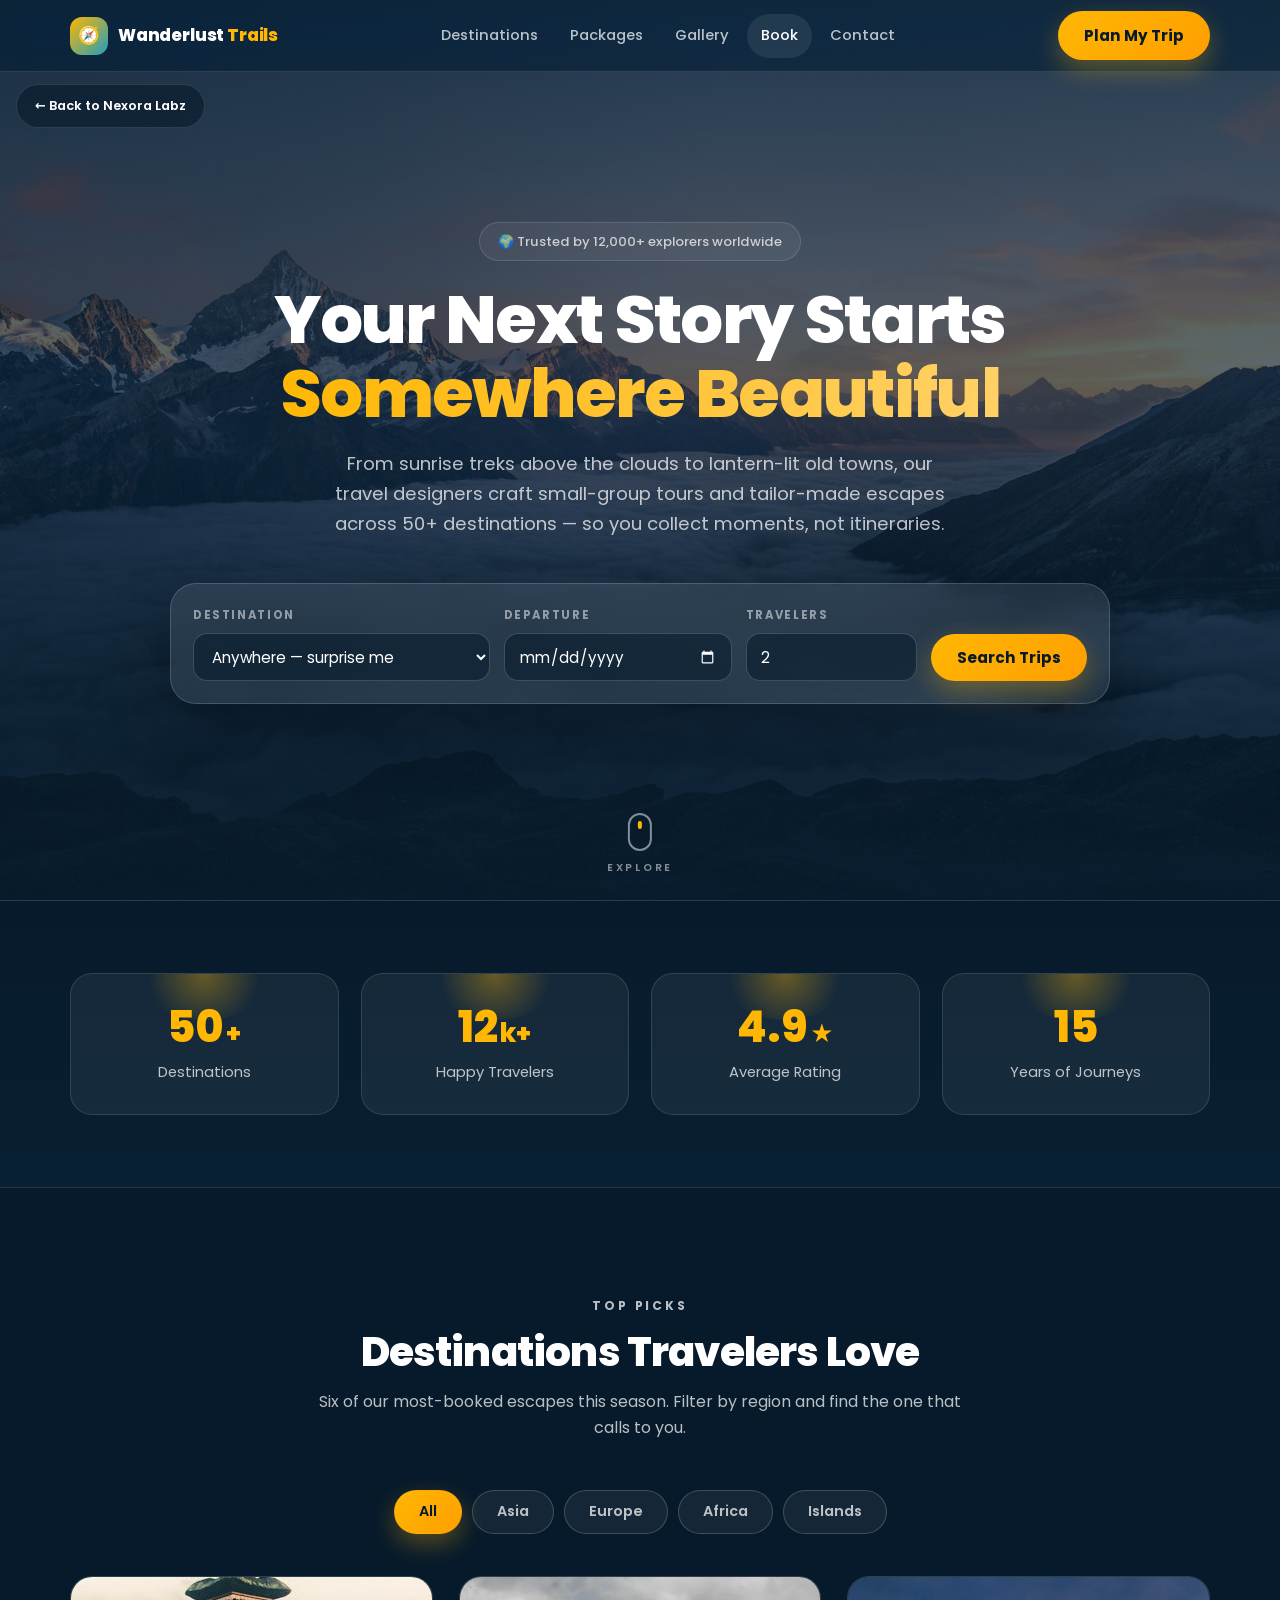
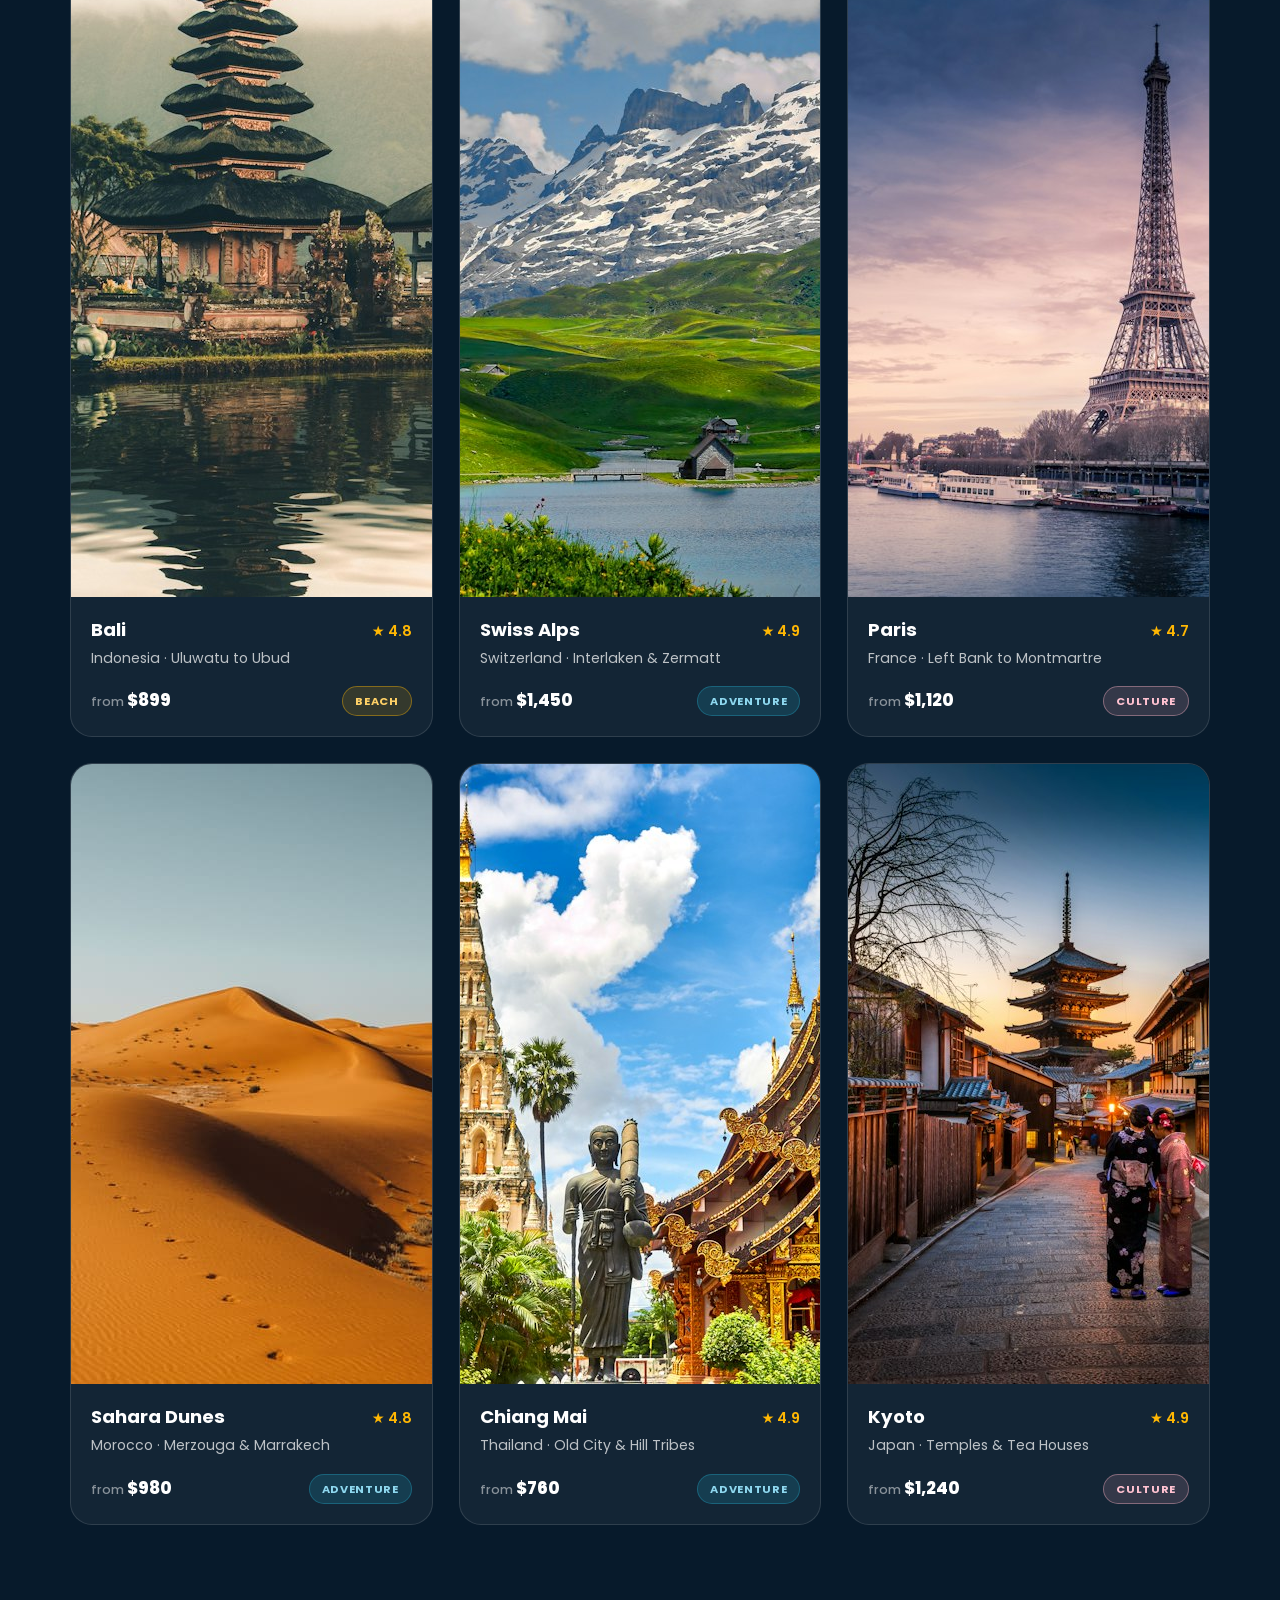
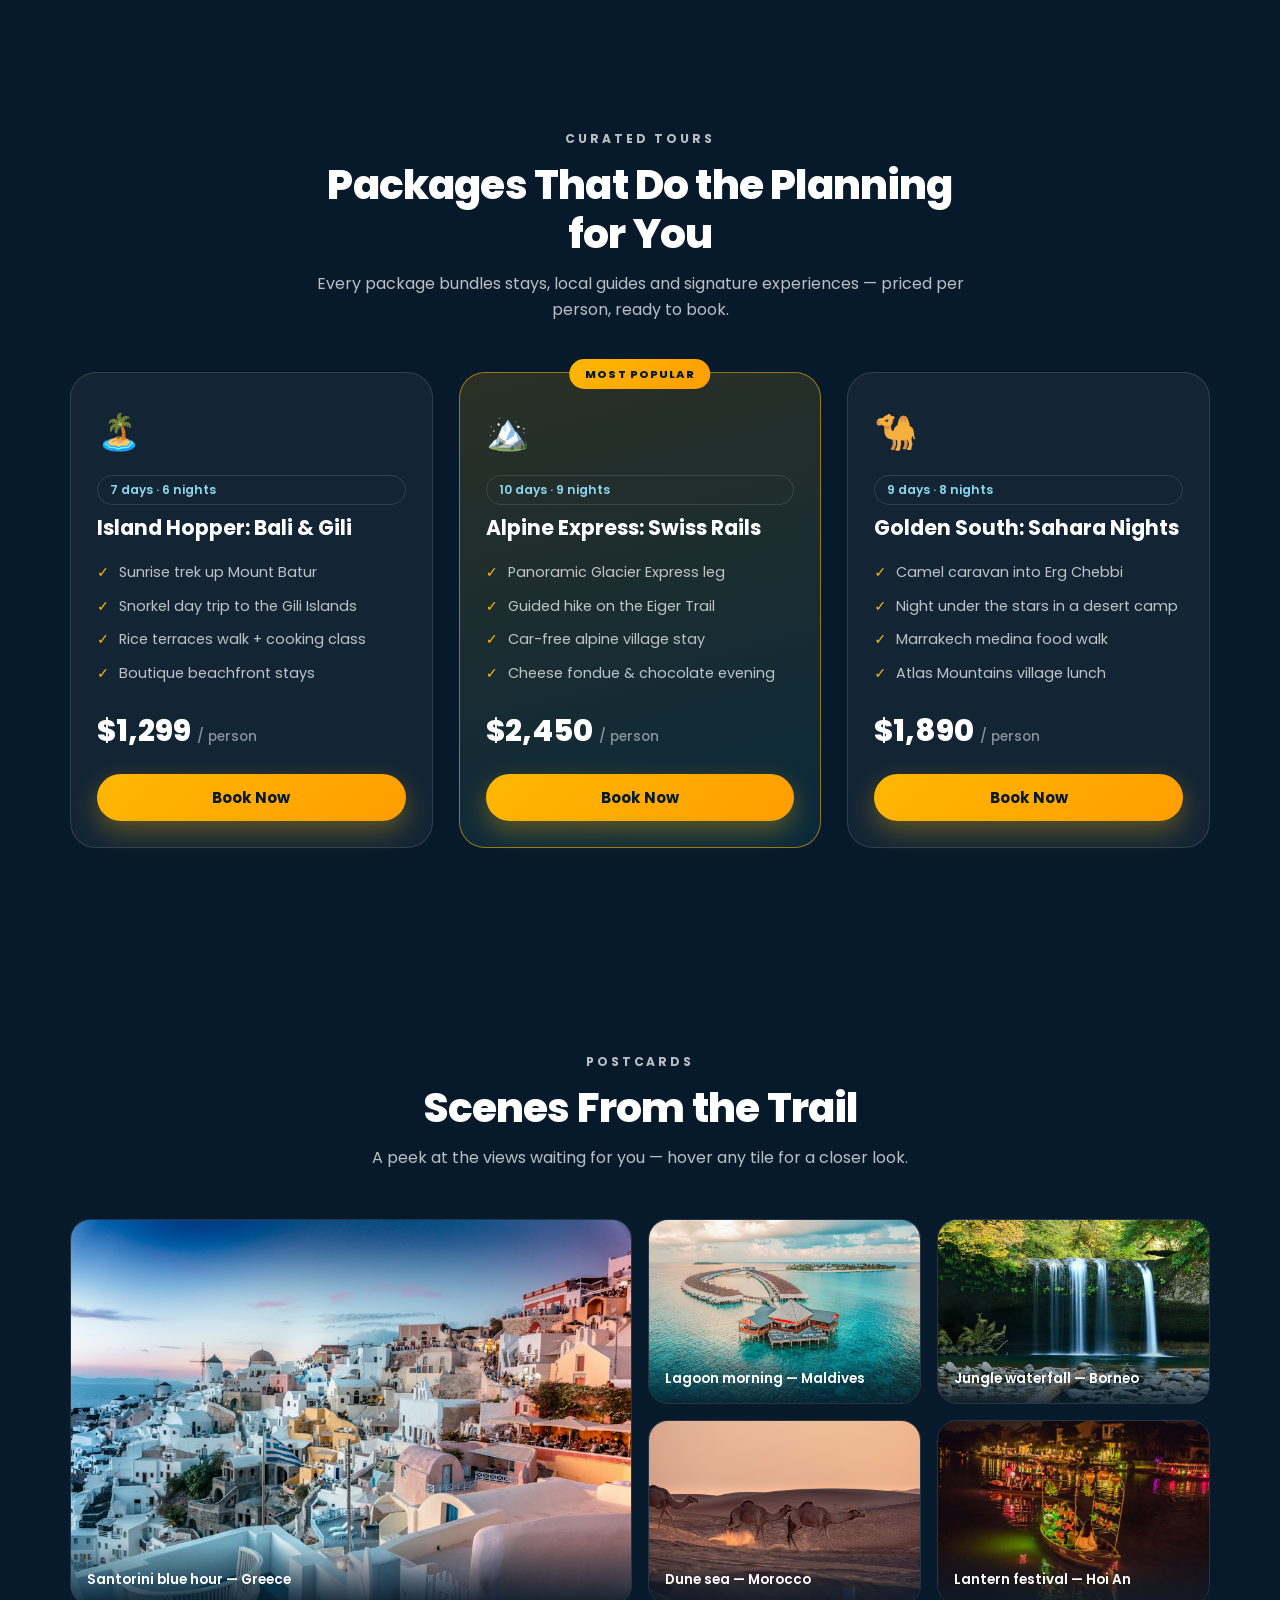
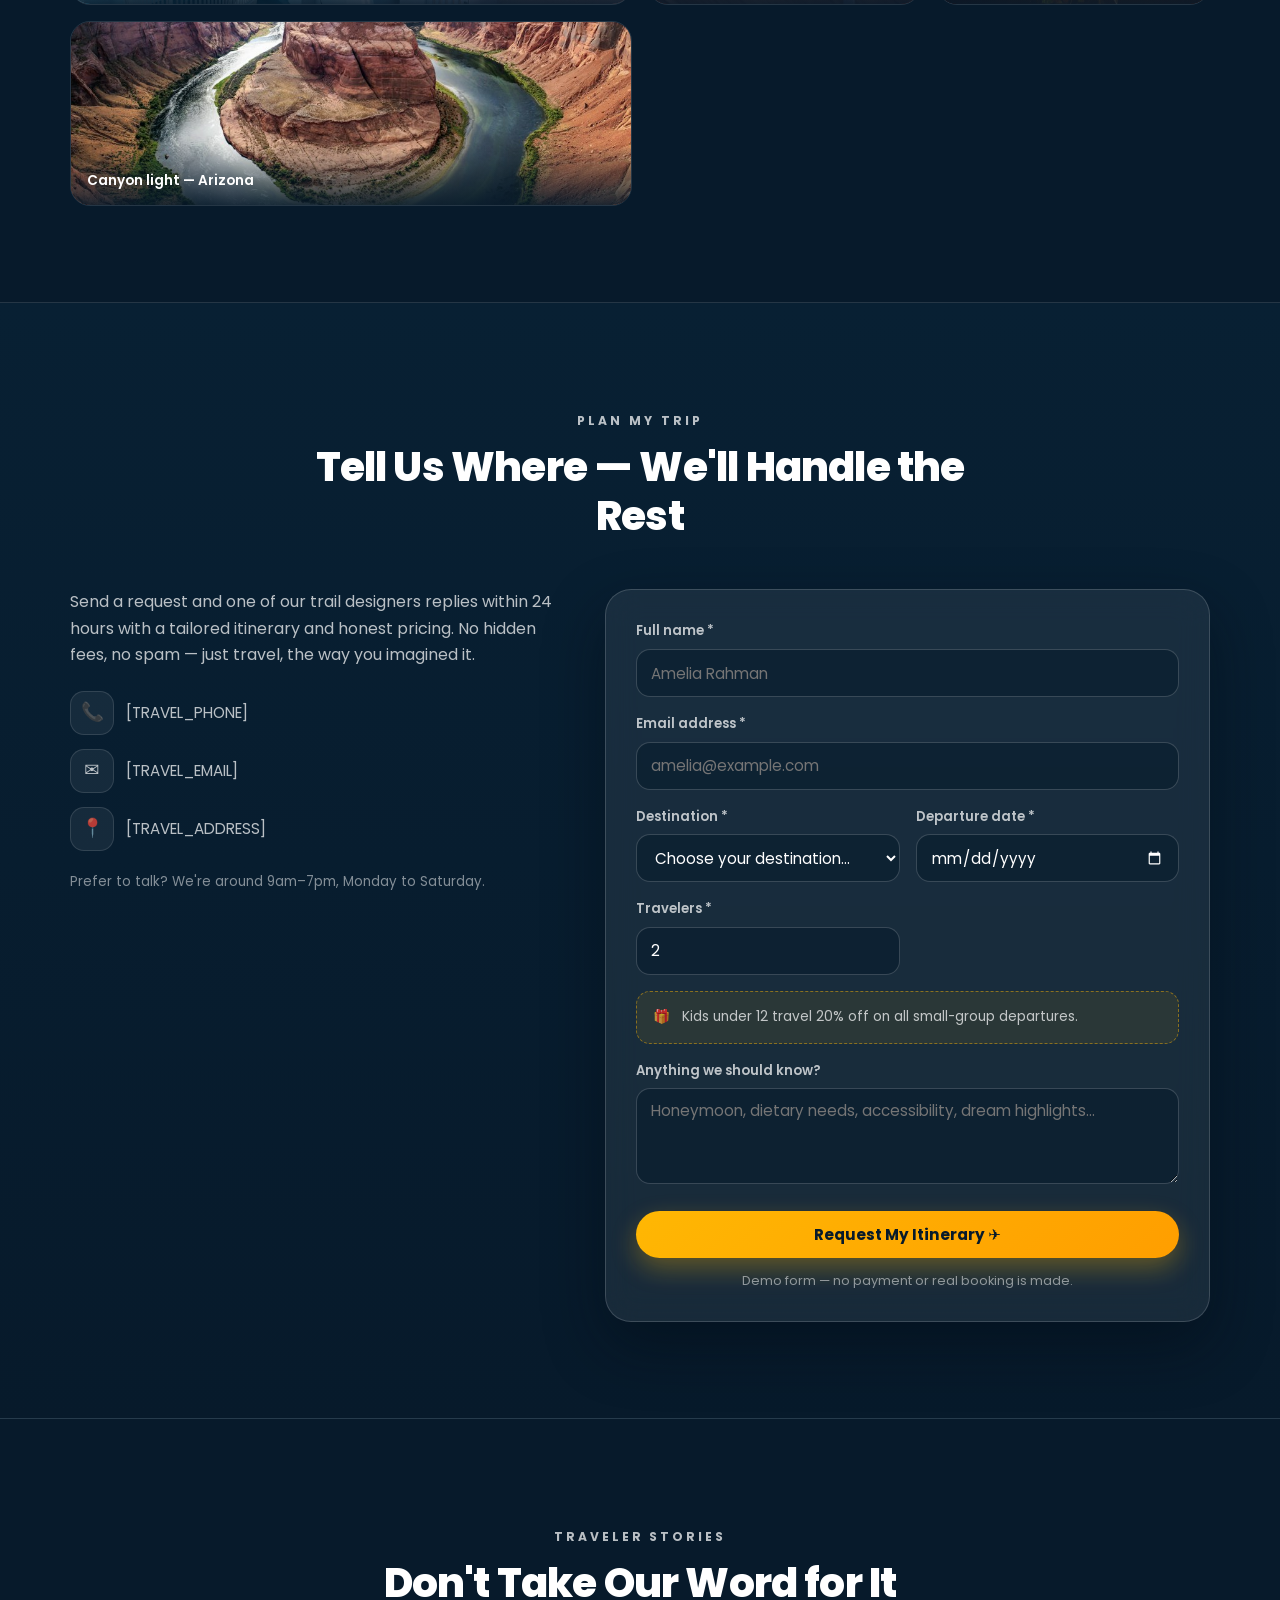
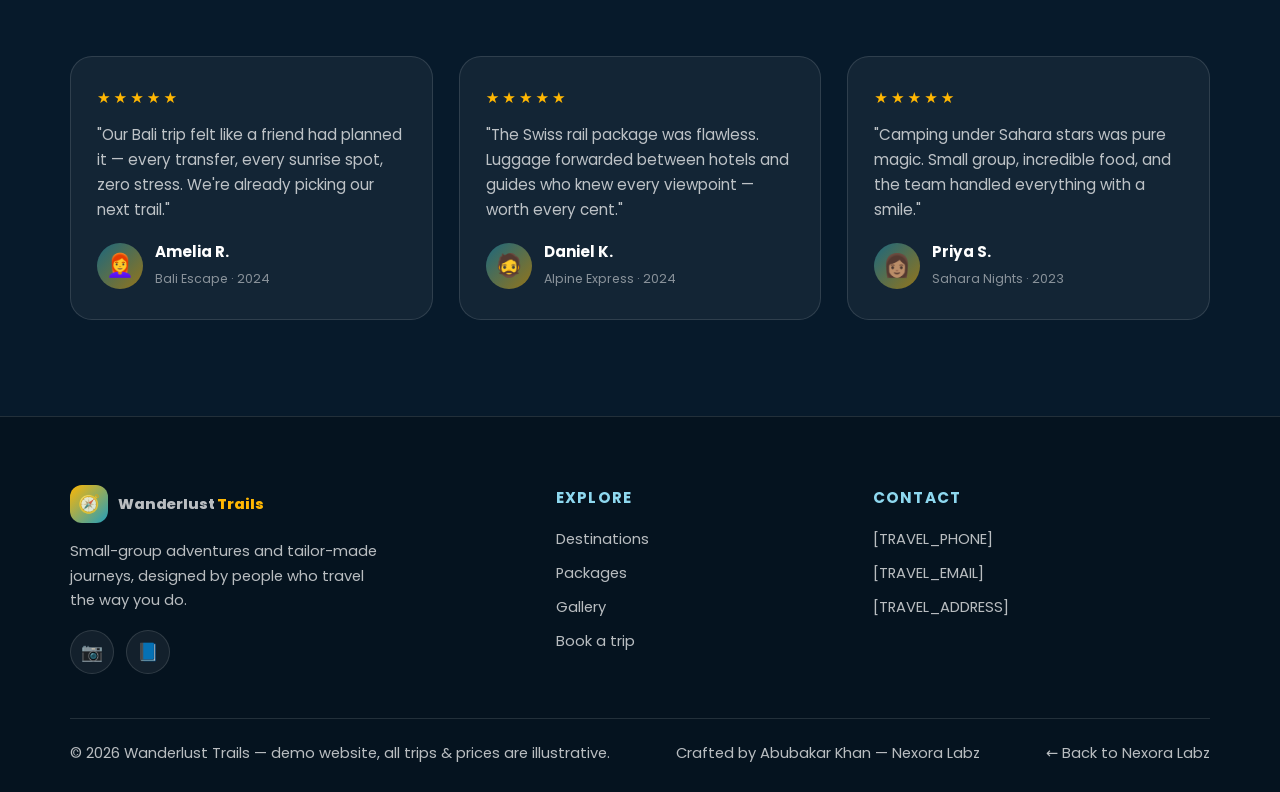
<file: projects/project-5/index.html>
<!DOCTYPE html>
<html lang="en">
<head>
  <meta charset="UTF-8" />
  <meta name="viewport" content="width=device-width, initial-scale=1.0" />
  <meta name="description" content="Wanderlust Trails — demo travel & tourism agency website by Nexora Labz. Browse destinations, tour packages and plan your next adventure." />
  <title>Wanderlust Trails — Demo Travel Website | Nexora Labz</title>

  <meta name="robots" content="index, follow">
  <link rel="canonical" href="https://nexora-labz.netlify.app/projects/project-5/">

  <meta property="og:type" content="website">
  <meta property="og:site_name" content="Nexora Labz">
  <meta property="og:title" content="Wanderlust Trails — Demo Travel Website | Nexora Labz">
  <meta property="og:description" content="Wanderlust Trails — demo travel & tourism agency website by Nexora Labz. Browse destinations, tour packages and plan your next adventure.">
  <meta property="og:url" content="https://nexora-labz.netlify.app/projects/project-5/">
  <meta property="og:image" content="https://nexora-labz.netlify.app/assets/images/og-image.jpg">
  <meta property="og:image:width" content="1200">
  <meta property="og:image:height" content="630">
  <meta name="twitter:card" content="summary_large_image">
  <meta name="twitter:image" content="https://nexora-labz.netlify.app/assets/images/og-image.jpg">
  <link rel="preconnect" href="https://fonts.googleapis.com" />
  <link rel="preconnect" href="https://fonts.gstatic.com" crossorigin />
  <link href="https://fonts.googleapis.com/css2?family=Poppins:wght@400;500;600;700;800&display=swap" rel="stylesheet" />
  <style>
    /* ---------- Foundations ---------- */
    :root {
      --ocean: #071A2B;
      --ocean-2: #0A2438;
      --sun: #FFB703;
      --sun-deep: #FF9E00;
      --teal: #219EBC;
      --teal-light: #8ED8EF;
      --ink: #FFFFFF;
      --dim: rgba(255, 255, 255, 0.72);
      --faint: rgba(255, 255, 255, 0.5);
      --line: rgba(255, 255, 255, 0.12);
      --glass: rgba(255, 255, 255, 0.06);
      --radius: 22px;
      --shadow: 0 24px 60px rgba(2, 10, 20, 0.45);
      --nav-h: 72px;
    }
    *, *::before, *::after { box-sizing: border-box; margin: 0; padding: 0; }
    html { scroll-behavior: smooth; scroll-padding-top: calc(var(--nav-h) + 16px); }
    body { font-family: 'Poppins', 'Segoe UI', system-ui, sans-serif; background: var(--ocean); color: var(--ink); line-height: 1.65; overflow-x: hidden; -webkit-font-smoothing: antialiased; }
    button, input, select, textarea { font-family: inherit; }
    :focus-visible { outline: 3px solid rgba(255, 183, 3, 0.75); outline-offset: 2px; }
    ::selection { background: var(--sun); color: var(--ocean); }
    .container { width: min(1140px, 92%); margin-inline: auto; }
    .section { padding: 96px 0; }
    .section-head { max-width: 660px; margin: 0 auto 48px; text-align: center; }
    .eyebrow { display: inline-block; margin-bottom: 12px; font-size: 0.76rem; font-weight: 700; letter-spacing: 0.24em; text-transform: uppercase; color: var(--teal-light); }
    .section-head h2 { font-size: clamp(1.8rem, 3.6vw, 2.55rem); font-weight: 800; line-height: 1.2; letter-spacing: -0.02em; }
    .section-head p { margin-top: 12px; color: var(--dim); }

    /* ---------- Buttons ---------- */
    .btn { display: inline-flex; align-items: center; justify-content: center; gap: 8px; min-height: 44px; padding: 12px 26px; border: none; border-radius: 999px; font-size: 0.95rem; font-weight: 700; text-decoration: none; cursor: pointer; transition: transform 0.25s ease, box-shadow 0.25s ease, background 0.25s ease; }
    .btn-sun { background: linear-gradient(135deg, var(--sun), var(--sun-deep)); color: var(--ocean); box-shadow: 0 10px 26px rgba(255, 183, 3, 0.32); }
    .btn-sun:hover { transform: translateY(-3px); box-shadow: 0 16px 36px rgba(255, 183, 3, 0.42); }
    .btn-block { width: 100%; }

    /* ---------- Back-to-portfolio pill ---------- */
    .back-pill { position: fixed; top: calc(var(--nav-h) + 12px); left: 16px; z-index: 90; display: inline-flex; align-items: center; min-height: 44px; padding: 8px 18px; border: 1px solid var(--line); border-radius: 999px; background: rgba(7, 26, 43, 0.62); backdrop-filter: blur(12px); -webkit-backdrop-filter: blur(12px); color: var(--ink); font-size: 0.8rem; font-weight: 600; text-decoration: none; transition: background 0.25s, color 0.25s, transform 0.25s; }
    .back-pill:hover { background: var(--sun); color: var(--ocean); transform: translateY(-2px); }

    /* ---------- Navbar ---------- */
    .navbar { position: fixed; inset: 0 0 auto 0; z-index: 100; height: var(--nav-h); background: rgba(7, 26, 43, 0.55); backdrop-filter: blur(16px) saturate(150%); -webkit-backdrop-filter: blur(16px) saturate(150%); border-bottom: 1px solid var(--line); }
    .nav-inner { display: flex; align-items: center; justify-content: space-between; gap: 16px; height: 100%; }
    .brand { display: inline-flex; align-items: center; gap: 10px; color: var(--ink); font-size: 1.05rem; font-weight: 800; letter-spacing: -0.01em; text-decoration: none; }
    .brand-mark { display: grid; place-items: center; width: 38px; height: 38px; border-radius: 12px; background: linear-gradient(135deg, var(--sun), var(--teal)); font-size: 1.1rem; }
    .brand-accent { color: var(--sun); }
    .nav-links { display: flex; align-items: center; gap: 4px; list-style: none; }
    .nav-links a { display: inline-flex; align-items: center; min-height: 44px; padding: 0 14px; border-radius: 999px; color: var(--dim); font-size: 0.92rem; font-weight: 500; text-decoration: none; transition: color 0.25s, background 0.25s; }
    .nav-links a:hover, .nav-links a.active { color: var(--ink); background: rgba(255, 255, 255, 0.08); }
    .nav-cta-item { display: none; }
    .nav-actions { display: flex; align-items: center; gap: 10px; }
    .hamburger { display: none; flex-direction: column; justify-content: center; gap: 4px; width: 44px; height: 44px; padding: 0; border: 1px solid var(--line); border-radius: 12px; background: var(--glass); cursor: pointer; }
    .hamburger span { display: block; width: 20px; height: 2px; margin: 0 auto; border-radius: 2px; background: var(--ink); transition: transform 0.3s, opacity 0.3s; }
    .hamburger.open span:nth-child(1) { transform: translateY(6px) rotate(45deg); }
    .hamburger.open span:nth-child(2) { opacity: 0; }
    .hamburger.open span:nth-child(3) { transform: translateY(-6px) rotate(-45deg); }

    /* ---------- Hero ---------- */
    .hero { position: relative; display: flex; align-items: center; min-height: 100vh; min-height: 100svh; padding: calc(var(--nav-h) + 64px) 0 110px; overflow: hidden; background: radial-gradient(900px 520px at 84% 6%, rgba(255, 183, 3, 0.26), transparent 62%), radial-gradient(720px 460px at 8% 92%, rgba(33, 158, 188, 0.32), transparent 62%), linear-gradient(180deg, var(--ocean-2), var(--ocean) 58%, #092135); }
    .hero-inner { position: relative; z-index: 2; text-align: center; }
    .hero-badge { display: inline-flex; align-items: center; gap: 8px; padding: 8px 18px; border: 1px solid var(--line); border-radius: 999px; background: var(--glass); color: var(--dim); font-size: 0.82rem; font-weight: 500; }
    .hero h1 { max-width: 840px; margin: 22px auto 0; font-size: clamp(2.35rem, 6vw, 4.2rem); font-weight: 800; line-height: 1.1; letter-spacing: -0.025em; }
    .hero h1 .accent { background: linear-gradient(92deg, var(--sun), #FFD166); -webkit-background-clip: text; background-clip: text; color: transparent; }
    .hero .lead { max-width: 640px; margin: 18px auto 0; color: var(--dim); font-size: clamp(1rem, 2vw, 1.14rem); }
    .search-card { display: grid; grid-template-columns: 1.3fr 1fr 0.75fr auto; gap: 14px; align-items: end; max-width: 940px; margin: 44px auto 0; padding: 22px; border: 1px solid rgba(255, 255, 255, 0.16); border-radius: 26px; background: rgba(255, 255, 255, 0.09); backdrop-filter: blur(18px); -webkit-backdrop-filter: blur(18px); box-shadow: var(--shadow); text-align: left; }
    .field label { display: block; margin-bottom: 8px; font-size: 0.72rem; font-weight: 700; letter-spacing: 0.14em; text-transform: uppercase; color: var(--faint); }
    .field input, .field select, .form-field input, .form-field select, .form-field textarea { width: 100%; min-height: 48px; padding: 10px 14px; border: 1px solid rgba(255, 255, 255, 0.18); border-radius: 14px; background: rgba(7, 26, 43, 0.55); color: var(--ink); font-size: 0.95rem; transition: border-color 0.25s, background 0.25s; }
    .field input:focus, .field select:focus, .form-field input:focus, .form-field select:focus, .form-field textarea:focus { border-color: var(--sun); outline: none; }
    select option { background: #fff; color: var(--ocean); }
    input[type="date"] { color-scheme: dark; }
    /* Real hero photograph under a deep-ocean scrim */
    .hero-photo { position: absolute; inset: 0; z-index: 0; background: #0d2b3e; }
    .hero-photo img { width: 100%; height: 100%; object-fit: cover; object-position: center 40%; opacity: 0.55; }
    .hero-photo::after { content: ""; position: absolute; inset: 0; background: linear-gradient(180deg, rgba(7, 26, 43, 0.55) 0%, rgba(7, 26, 43, 0.35) 45%, rgba(7, 26, 43, 0.92) 100%); }
    .orb { position: absolute; border-radius: 50%; filter: blur(60px); opacity: 0.5; animation: float-orb 12s ease-in-out infinite; }
    .orb-1 { top: 10%; right: 6%; width: 340px; height: 340px; background: radial-gradient(circle at 30% 30%, var(--sun), #FF7B00); }
    .orb-2 { bottom: 8%; left: -6%; width: 280px; height: 280px; background: radial-gradient(circle at 30% 30%, var(--teal), #0B5C7A); animation-delay: -4s; }
    .orb-3 { top: 52%; left: 44%; width: 170px; height: 170px; background: radial-gradient(circle at 30% 30%, var(--teal-light), var(--teal)); opacity: 0.35; animation-delay: -8s; }
    @keyframes float-orb { 0%, 100% { transform: translate(0, 0) scale(1); } 50% { transform: translate(-26px, -34px) scale(1.08); } }
    .cloud { position: absolute; z-index: 1; width: 150px; height: 44px; border-radius: 999px; background: rgba(255, 255, 255, 0.14); animation: drift linear infinite; }
    .cloud::before, .cloud::after { content: ""; position: absolute; border-radius: 50%; background: inherit; }
    .cloud::before { top: -26px; left: 24px; width: 62px; height: 62px; }
    .cloud::after { top: -18px; right: 26px; width: 44px; height: 44px; }
    .cloud-1 { top: 15%; animation-duration: 48s; }
    .cloud-2 { top: 36%; scale: 0.7; opacity: 0.8; animation-duration: 64s; animation-delay: -22s; }
    .cloud-3 { top: 68%; scale: 1.25; opacity: 0.5; animation-duration: 56s; animation-delay: -38s; }
    @keyframes drift { from { left: -22%; } to { left: 108%; } }
    .scroll-cue { position: absolute; bottom: 24px; left: 50%; transform: translateX(-50%); z-index: 2; display: flex; flex-direction: column; align-items: center; gap: 8px; color: var(--faint); font-size: 0.66rem; font-weight: 600; letter-spacing: 0.26em; text-transform: uppercase; text-decoration: none; }
    .scroll-cue .mouse { position: relative; width: 24px; height: 38px; border: 2px solid rgba(255, 255, 255, 0.5); border-radius: 14px; }
    .scroll-cue .mouse::after { content: ""; position: absolute; top: 6px; left: 50%; width: 4px; height: 8px; margin-left: -2px; border-radius: 2px; background: var(--sun); animation: wheel 1.8s ease-in-out infinite; }
    @keyframes wheel { 0% { opacity: 1; transform: translateY(0); } 70%, 100% { opacity: 0; transform: translateY(12px); } }

    /* ---------- Stats ---------- */
    .stats { padding: 72px 0; border-block: 1px solid var(--line); background: linear-gradient(180deg, var(--ocean), #082033); }
    .stats-grid { display: grid; grid-template-columns: repeat(4, 1fr); gap: 22px; }
    .stat { position: relative; overflow: hidden; padding: 30px 14px; border: 1px solid var(--line); border-radius: var(--radius); background: var(--glass); text-align: center; }
    .stat::before { content: ""; position: absolute; top: -46px; left: 50%; width: 130px; height: 92px; transform: translateX(-50%); border-radius: 50%; background: radial-gradient(circle, rgba(255, 183, 3, 0.35), transparent 70%); }
    .stat-row { display: flex; align-items: baseline; justify-content: center; gap: 2px; color: var(--sun); font-size: clamp(2rem, 4vw, 2.7rem); font-weight: 800; line-height: 1.1; }
    .stat-suffix { font-size: 0.6em; }
    .stat-label { margin-top: 8px; color: var(--dim); font-size: 0.92rem; }

    /* ---------- Destinations ---------- */
    .pills { display: flex; flex-wrap: wrap; justify-content: center; gap: 10px; margin-bottom: 42px; }
    .pill { min-height: 44px; padding: 10px 24px; border: 1px solid rgba(255, 255, 255, 0.18); border-radius: 999px; background: var(--glass); color: var(--dim); font-size: 0.9rem; font-weight: 600; cursor: pointer; transition: transform 0.25s, color 0.25s, background 0.25s; }
    .pill:hover { transform: translateY(-2px); color: var(--ink); }
    .pill.active { background: linear-gradient(135deg, var(--sun), var(--sun-deep)); border-color: transparent; color: var(--ocean); box-shadow: 0 10px 24px rgba(255, 183, 3, 0.3); }
    .dest-grid { display: grid; grid-template-columns: repeat(3, 1fr); gap: 26px; }
    .dest-card { overflow: hidden; border: 1px solid var(--line); border-radius: var(--radius); background: rgba(255, 255, 255, 0.05); transition: box-shadow 0.3s; }
    .dest-card:hover { box-shadow: var(--shadow); animation: wobble 0.65s ease; }
    .dest-card.hide { display: none; }
    @keyframes wobble { 0%, 100% { transform: rotate(0); } 25% { transform: rotate(-1.2deg) translateY(-6px); } 60% { transform: rotate(0.9deg) translateY(-6px); } 80% { transform: rotate(-0.4deg) translateY(-3px); } }
    .dest-photo { width: 100%; aspect-ratio: 16 / 10; object-fit: cover; display: block; background: #0d2b3e; transition: transform 0.5s ease; }
    .dest-card:hover .dest-photo { transform: scale(1.07); }
    .dest-body { padding: 18px 20px 20px; }
    .dest-top { display: flex; justify-content: space-between; align-items: baseline; gap: 10px; }
    .dest-top h3 { font-size: 1.14rem; font-weight: 700; }
    .dest-rating { color: var(--sun); font-size: 0.9rem; font-weight: 600; white-space: nowrap; }
    .dest-country { margin-top: 2px; color: var(--dim); font-size: 0.88rem; }
    .dest-foot { display: flex; justify-content: space-between; align-items: center; gap: 10px; margin-top: 16px; }
    .dest-price { font-size: 1.06rem; font-weight: 800; }
    .dest-price small { color: var(--faint); font-size: 0.78rem; font-weight: 500; }
    .tag { padding: 5px 12px; border: 1px solid rgba(33, 158, 188, 0.4); border-radius: 999px; background: rgba(33, 158, 188, 0.2); color: var(--teal-light); font-size: 0.7rem; font-weight: 700; letter-spacing: 0.06em; text-transform: uppercase; }
    .tag-beach { border-color: rgba(255, 183, 3, 0.4); background: rgba(255, 183, 3, 0.14); color: #FFD166; }
    .tag-culture { border-color: rgba(255, 179, 198, 0.4); background: rgba(255, 179, 198, 0.14); color: #FFC2D1; }

    /* ---------- Packages ---------- */
    .pkg-grid { display: grid; grid-template-columns: repeat(3, 1fr); gap: 26px; }
    .pkg-card { position: relative; display: flex; flex-direction: column; padding: 30px 26px 26px; border: 1px solid var(--line); border-radius: 26px; background: rgba(255, 255, 255, 0.05); transition: transform 0.3s, border-color 0.3s, box-shadow 0.3s; }
    .pkg-card:hover { transform: translateY(-8px); border-color: rgba(255, 183, 3, 0.45); box-shadow: var(--shadow); }
    .pkg-card.featured { border-color: rgba(255, 183, 3, 0.55); background: linear-gradient(165deg, rgba(255, 183, 3, 0.14), rgba(33, 158, 188, 0.12)); }
    .pkg-badge { position: absolute; top: -14px; left: 50%; transform: translateX(-50%); padding: 6px 16px; border-radius: 999px; background: linear-gradient(135deg, var(--sun), var(--sun-deep)); color: var(--ocean); font-size: 0.7rem; font-weight: 800; letter-spacing: 0.1em; text-transform: uppercase; white-space: nowrap; }
    .pkg-icon { font-size: 2.2rem; }
    .pkg-duration { display: inline-block; margin: 14px 0 6px; padding: 4px 12px; border: 1px solid var(--line); border-radius: 999px; color: var(--teal-light); font-size: 0.76rem; font-weight: 600; }
    .pkg-card h3 { font-size: 1.28rem; font-weight: 700; }
    .pkg-list { flex: 1; display: grid; gap: 10px; margin: 16px 0 20px; list-style: none; }
    .pkg-list li { display: flex; gap: 10px; color: var(--dim); font-size: 0.9rem; }
    .pkg-list li::before { content: "✓"; color: var(--sun); font-weight: 800; }
    .pkg-price { margin-bottom: 18px; font-size: 1.9rem; font-weight: 800; }
    .pkg-price span { color: var(--faint); font-size: 0.85rem; font-weight: 500; }

    /* ---------- Gallery ---------- */
    .gallery-grid { display: grid; grid-template-columns: repeat(4, 1fr); grid-auto-rows: 185px; gap: 16px; }
    .tile { position: relative; overflow: hidden; border: 1px solid var(--line); border-radius: 20px; }
    .tile-1 { grid-column: span 2; grid-row: span 2; }
    .tile-6 { grid-column: span 2; }
    .tile-photo { position: absolute; inset: 0; width: 100%; height: 100%; object-fit: cover; background: #0d2b3e; transition: transform 0.6s ease; }
    .tile:hover .tile-photo { transform: scale(1.12); }
    .tile figcaption { position: absolute; inset: auto 0 0 0; z-index: 1; padding: 26px 16px 13px; background: linear-gradient(180deg, transparent, rgba(7, 26, 43, 0.88)); font-size: 0.85rem; font-weight: 600; }
    /* Muted fallback tones while photographs load */
    .grad-sunset { background: #6b3a2a; }
    .grad-lagoon { background: #0d4a5e; }
    .grad-jungle { background: #14532d; }
    .grad-dune { background: #b06a2c; }
    .grad-night { background: #0d2b3e; }
    .grad-canyon { background: #8a3c2a; }

    /* ---------- Booking ---------- */
    .book { border-block: 1px solid var(--line); background: linear-gradient(180deg, #082033, var(--ocean)); }
    .book-grid { display: grid; grid-template-columns: 0.9fr 1.1fr; gap: 40px; align-items: start; }
    .book-copy .lead-copy { color: var(--dim); }
    .contact-list { margin-top: 22px; list-style: none; display: grid; gap: 14px; }
    .contact-list li { display: flex; gap: 12px; align-items: center; color: var(--dim); font-size: 0.95rem; }
    .contact-list .ico { display: grid; place-items: center; flex-shrink: 0; width: 44px; height: 44px; border: 1px solid var(--line); border-radius: 14px; background: var(--glass); font-size: 1.15rem; }
    .hours-note { margin-top: 20px; color: var(--faint); font-size: 0.84rem; }
    .form-card { padding: 30px; border: 1px solid rgba(255, 255, 255, 0.16); border-radius: 26px; background: rgba(255, 255, 255, 0.07); backdrop-filter: blur(16px); -webkit-backdrop-filter: blur(16px); box-shadow: var(--shadow); }
    .form-grid { display: grid; grid-template-columns: 1fr 1fr; gap: 16px; }
    .form-field.full, .form-hint { grid-column: 1 / -1; }
    .form-field label { display: block; margin-bottom: 7px; color: var(--dim); font-size: 0.82rem; font-weight: 600; }
    .form-field textarea { min-height: 96px; resize: vertical; }
    .error-msg { display: none; margin-top: 6px; color: #FFB4A2; font-size: 0.78rem; }
    .form-field.invalid .error-msg { display: block; }
    .form-field.invalid input, .form-field.invalid select, .form-field.invalid textarea { border-color: #FF8F7A; }
    .form-hint { display: flex; align-items: center; gap: 12px; padding: 14px 16px; border: 1px dashed rgba(255, 183, 3, 0.45); border-radius: 14px; background: rgba(255, 183, 3, 0.08); color: var(--dim); font-size: 0.86rem; }
    .form-card .btn { margin-top: 18px; }
    .form-note { margin-top: 12px; color: var(--faint); font-size: 0.8rem; text-align: center; }

    /* ---------- Testimonials ---------- */
    .testi-grid { display: grid; grid-template-columns: repeat(3, 1fr); gap: 26px; }
    .testi-card { display: flex; flex-direction: column; padding: 28px 26px; border: 1px solid var(--line); border-radius: var(--radius); background: rgba(255, 255, 255, 0.05); }
    .testi-card .stars { color: var(--sun); font-size: 0.95rem; letter-spacing: 3px; }
    .testi-card blockquote { flex: 1; margin: 12px 0 18px; color: var(--dim); font-size: 0.95rem; }
    .testi-person { display: flex; align-items: center; gap: 12px; }
    .avatar { display: grid; place-items: center; width: 46px; height: 46px; border-radius: 50%; background: linear-gradient(135deg, rgba(33, 158, 188, 0.55), rgba(255, 183, 3, 0.55)); font-size: 1.4rem; }
    .testi-person b { display: block; font-size: 0.94rem; }
    .testi-person small { color: var(--faint); font-size: 0.78rem; }

    /* ---------- Footer ---------- */
    .footer { padding: 68px 0 26px; background: #05131F; border-top: 1px solid var(--line); }
    .footer-grid { display: grid; grid-template-columns: 1.6fr 1fr 1.2fr; gap: 36px; }
    .footer h3 { margin-bottom: 16px; color: var(--teal-light); font-size: 0.95rem; letter-spacing: 0.08em; text-transform: uppercase; }
    .footer p, .footer li, .footer a { color: var(--dim); font-size: 0.92rem; }
    .footer ul { display: grid; gap: 10px; list-style: none; }
    .footer a { text-decoration: none; transition: color 0.25s; }
    .footer a:hover { color: var(--sun); }
    .socials { display: flex; gap: 12px; margin-top: 18px; }
    .socials a { display: grid; place-items: center; width: 44px; height: 44px; border: 1px solid var(--line); border-radius: 50%; background: var(--glass); font-size: 1.1rem; transition: color 0.25s, border-color 0.25s, transform 0.25s; }
    .socials a:hover { color: var(--sun); border-color: var(--sun); transform: translateY(-3px); }
    .footer-bottom { display: flex; flex-wrap: wrap; justify-content: space-between; gap: 12px; margin-top: 44px; padding-top: 22px; border-top: 1px solid var(--line); color: var(--faint); font-size: 0.84rem; }
    .footer-bottom a { color: var(--dim); }

    /* ---------- Toast ---------- */
    .toast-wrap { position: fixed; bottom: 22px; left: 50%; transform: translateX(-50%); z-index: 200; width: min(440px, calc(100vw - 28px)); }
    .toast { display: flex; align-items: center; gap: 12px; padding: 14px 18px; border: 1px solid rgba(255, 183, 3, 0.45); border-radius: 16px; background: rgba(9, 32, 52, 0.97); box-shadow: 0 20px 50px rgba(0, 0, 0, 0.55); font-size: 0.92rem; font-weight: 500; opacity: 0; transform: translateY(18px); pointer-events: none; transition: opacity 0.35s, transform 0.35s; }
    .toast.show { opacity: 1; transform: none; }
    .toast.success { border-color: rgba(87, 204, 153, 0.55); }
    .plane-track { flex-shrink: 0; width: 40px; overflow: hidden; }
    .plane { display: inline-block; font-size: 1.25rem; animation: fly 2.2s ease-in-out infinite; }
    @keyframes fly { 0% { transform: translate(-30px, 5px); opacity: 0; } 30% { opacity: 1; } 100% { transform: translate(36px, -5px) rotate(6deg); opacity: 0; } }

    /* ---------- Reveal on scroll ---------- */
    .reveal { opacity: 0; transform: translateY(28px); transition: opacity 0.7s ease var(--d, 0s), transform 0.7s ease var(--d, 0s); }
    .reveal.visible { opacity: 1; transform: none; }

    /* ---------- Reduced motion ---------- */
    @media (prefers-reduced-motion: reduce) {
      html { scroll-behavior: auto; }
      *, *::before, *::after { animation-duration: 0.01ms !important; animation-iteration-count: 1 !important; transition-duration: 0.01ms !important; }
      .reveal { opacity: 1; transform: none; }
    }

    /* ---------- Responsive ---------- */
    @media (max-width: 1024px) {
      .search-card { grid-template-columns: 1fr 1fr; }
      .search-card .btn { grid-column: 1 / -1; }
      .dest-grid, .pkg-grid, .testi-grid { grid-template-columns: repeat(2, 1fr); }
      .gallery-grid { grid-template-columns: repeat(2, 1fr); grid-auto-rows: 170px; }
      .book-grid { grid-template-columns: 1fr; gap: 32px; }
    }
    @media (max-width: 768px) {
      :root { --nav-h: 64px; }
      .section { padding: 72px 0; }
      .hamburger { display: flex; }
      .nav-cta { display: none; }
      .nav-links { position: fixed; top: calc(var(--nav-h) + 10px); left: 12px; right: 12px; z-index: 99; flex-direction: column; align-items: stretch; gap: 4px; padding: 12px; border: 1px solid var(--line); border-radius: 20px; background: rgba(8, 30, 50, 0.97); backdrop-filter: blur(18px); -webkit-backdrop-filter: blur(18px); box-shadow: var(--shadow); opacity: 0; transform: translateY(-12px) scale(0.98); pointer-events: none; transition: opacity 0.28s, transform 0.28s; }
      .nav-links.open { opacity: 1; transform: none; pointer-events: auto; }
      .nav-links a { width: 100%; justify-content: flex-start; padding: 12px 16px; font-size: 1rem; }
      .nav-cta-item { display: block; }
      .stats-grid { grid-template-columns: repeat(2, 1fr); }
    }
    @media (max-width: 520px) {
      .dest-grid, .pkg-grid, .testi-grid, .stats-grid, .form-grid { grid-template-columns: 1fr; }
      .search-card { grid-template-columns: 1fr; }
      .gallery-grid { grid-template-columns: 1fr; grid-auto-rows: 150px; }
      .tile-1, .tile-6 { grid-column: auto; grid-row: auto; }
      .footer-grid { grid-template-columns: 1fr; gap: 28px; }
      .footer-bottom { flex-direction: column; align-items: flex-start; }
      .form-card { padding: 22px; }
      .cloud-3 { display: none; }
    }
  </style>
</head>
<body>

  <a class="back-pill" href="../../index.html" aria-label="Back to the Nexora Labz portfolio">← Back to Nexora Labz</a>

  <!-- ================= NAVBAR ================= -->
  <header class="navbar">
    <div class="container nav-inner">
      <a class="brand" href="#top" aria-label="Wanderlust Trails — back to top">
        <span class="brand-mark" aria-hidden="true">🧭</span>
        <span>Wanderlust&nbsp;<span class="brand-accent">Trails</span></span>
      </a>
      <nav aria-label="Primary navigation">
        <ul class="nav-links" id="navLinks">
          <li><a href="#destinations">Destinations</a></li>
          <li><a href="#packages">Packages</a></li>
          <li><a href="#gallery">Gallery</a></li>
          <li><a href="#book">Book</a></li>
          <li><a href="#contact">Contact</a></li>
          <li class="nav-cta-item"><a class="btn btn-sun" href="#book">Plan My Trip</a></li>
        </ul>
      </nav>
      <div class="nav-actions">
        <a class="btn btn-sun nav-cta" href="#book">Plan My Trip</a>
        <button class="hamburger" id="hamburger" type="button" aria-label="Toggle navigation menu" aria-expanded="false" aria-controls="navLinks">
          <span></span><span></span><span></span>
        </button>
      </div>
    </div>
  </header>

  <main>
    <!-- ================= HERO ================= -->
    <section class="hero" id="top" aria-label="Welcome to Wanderlust Trails">
      <div class="hero-photo" aria-hidden="true">
        <img src="img/hero.jpg" alt="" loading="eager" fetchpriority="high" width="1920" height="1280">
      </div>
      <div class="container hero-inner">
        <p class="hero-badge">🌍 Trusted by 12,000+ explorers worldwide</p>
        <h1>Your Next Story Starts <span class="accent">Somewhere Beautiful</span></h1>
        <p class="lead">From sunrise treks above the clouds to lantern-lit old towns, our travel designers craft small-group tours and tailor-made escapes across 50+ destinations — so you collect moments, not itineraries.</p>
        <form class="search-card" id="searchForm" aria-label="Trip search (demo)">
          <div class="field">
            <label for="search-destination">Destination</label>
            <select id="search-destination" name="destination">
              <option value="" selected>Anywhere — surprise me</option>
              <option value="bali">Bali & the Gili Islands, Indonesia</option><option value="alps">Swiss Alps, Switzerland</option>
              <option value="paris">Paris, France</option><option value="sahara">Marrakech & the Sahara, Morocco</option>
              <option value="chiangmai">Chiang Mai, Thailand</option><option value="kyoto">Kyoto, Japan</option>
            </select>
          </div>
          <div class="field">
            <label for="search-date">Departure</label>
            <input type="date" id="search-date" name="date" />
          </div>
          <div class="field">
            <label for="search-travelers">Travelers</label>
            <input type="number" id="search-travelers" name="travelers" min="1" max="12" value="2" />
          </div>
          <button class="btn btn-sun" type="submit">Search Trips</button>
        </form>
      </div>
      <a class="scroll-cue" href="#stats" aria-label="Scroll down to explore">
        <span class="mouse" aria-hidden="true"></span>
        Explore
      </a>
    </section>

    <!-- ================= STATS ================= -->
    <section class="stats" id="stats" aria-label="Wanderlust Trails in numbers">
      <div class="container stats-grid">
        <div class="stat reveal">
          <p class="stat-row"><span class="stat-num" data-count="50" data-decimals="0">0</span><span class="stat-suffix">+</span></p>
          <p class="stat-label">Destinations</p>
        </div>
        <div class="stat reveal" style="--d:.08s">
          <p class="stat-row"><span class="stat-num" data-count="12" data-decimals="0">0</span><span class="stat-suffix">k+</span></p>
          <p class="stat-label">Happy Travelers</p>
        </div>
        <div class="stat reveal" style="--d:.16s">
          <p class="stat-row"><span class="stat-num" data-count="4.9" data-decimals="1">0</span><span class="stat-suffix">★</span></p>
          <p class="stat-label">Average Rating</p>
        </div>
        <div class="stat reveal" style="--d:.24s">
          <p class="stat-row"><span class="stat-num" data-count="15" data-decimals="0">0</span></p>
          <p class="stat-label">Years of Journeys</p>
        </div>
      </div>
    </section>

    <!-- ================= DESTINATIONS ================= -->
    <section class="section" id="destinations" aria-label="Featured destinations">
      <div class="container">
        <div class="section-head reveal">
          <p class="eyebrow">Top Picks</p>
          <h2>Destinations Travelers Love</h2>
          <p>Six of our most-booked escapes this season. Filter by region and find the one that calls to you.</p>
        </div>
        <div class="pills reveal" role="group" aria-label="Filter destinations by region">
          <button class="pill active" type="button" data-region="all" aria-pressed="true">All</button>
          <button class="pill" type="button" data-region="asia" aria-pressed="false">Asia</button>
          <button class="pill" type="button" data-region="europe" aria-pressed="false">Europe</button>
          <button class="pill" type="button" data-region="africa" aria-pressed="false">Africa</button>
          <button class="pill" type="button" data-region="islands" aria-pressed="false">Islands</button>
        </div>
        <div class="dest-grid">
          <article class="dest-card reveal" data-region="islands">
            <img class="dest-photo" src="img/d-bali.jpg" alt="Bali — misty lakeside temple at dawn" loading="lazy" width="900" height="620">
            <div class="dest-body">
              <div class="dest-top"><h3>Bali</h3><span class="dest-rating">★ 4.8</span></div>
              <p class="dest-country">Indonesia · Uluwatu to Ubud</p>
              <div class="dest-foot"><p class="dest-price"><small>from</small> $899</p><span class="tag tag-beach">Beach</span></div>
            </div>
          </article>
          <article class="dest-card reveal" style="--d:.08s" data-region="europe">
            <img class="dest-photo" src="img/d-alps.jpg" alt="Swiss Alps — green meadows beneath snow-capped peaks" loading="lazy" width="900" height="620">
            <div class="dest-body">
              <div class="dest-top"><h3>Swiss Alps</h3><span class="dest-rating">★ 4.9</span></div>
              <p class="dest-country">Switzerland · Interlaken & Zermatt</p>
              <div class="dest-foot"><p class="dest-price"><small>from</small> $1,450</p><span class="tag">Adventure</span></div>
            </div>
          </article>
          <article class="dest-card reveal" style="--d:.16s" data-region="europe">
            <img class="dest-photo" src="img/d-paris.jpg" alt="Paris — the Eiffel Tower above the Seine at dusk" loading="lazy" width="900" height="620">
            <div class="dest-body">
              <div class="dest-top"><h3>Paris</h3><span class="dest-rating">★ 4.7</span></div>
              <p class="dest-country">France · Left Bank to Montmartre</p>
              <div class="dest-foot"><p class="dest-price"><small>from</small> $1,120</p><span class="tag tag-culture">Culture</span></div>
            </div>
          </article>
          <article class="dest-card reveal" data-region="africa">
            <img class="dest-photo" src="img/d-sahara.jpg" alt="Sahara — golden dunes with a trail of footprints" loading="lazy" width="900" height="620">
            <div class="dest-body">
              <div class="dest-top"><h3>Sahara Dunes</h3><span class="dest-rating">★ 4.8</span></div>
              <p class="dest-country">Morocco · Merzouga & Marrakech</p>
              <div class="dest-foot"><p class="dest-price"><small>from</small> $980</p><span class="tag">Adventure</span></div>
            </div>
          </article>
          <article class="dest-card reveal" style="--d:.08s" data-region="asia">
            <img class="dest-photo" src="img/d-chiangmai.jpg" alt="Chiang Mai — golden temples under a bright tropical sky" loading="lazy" width="900" height="620">
            <div class="dest-body">
              <div class="dest-top"><h3>Chiang Mai</h3><span class="dest-rating">★ 4.9</span></div>
              <p class="dest-country">Thailand · Old City & Hill Tribes</p>
              <div class="dest-foot"><p class="dest-price"><small>from</small> $760</p><span class="tag">Adventure</span></div>
            </div>
          </article>
          <article class="dest-card reveal" style="--d:.16s" data-region="asia">
            <img class="dest-photo" src="img/d-kyoto.jpg" alt="Kyoto — pagoda rising above a lantern-lit street at dusk" loading="lazy" width="900" height="620">
            <div class="dest-body">
              <div class="dest-top"><h3>Kyoto</h3><span class="dest-rating">★ 4.9</span></div>
              <p class="dest-country">Japan · Temples & Tea Houses</p>
              <div class="dest-foot"><p class="dest-price"><small>from</small> $1,240</p><span class="tag tag-culture">Culture</span></div>
            </div>
          </article>
        </div>
      </div>
    </section>

    <!-- ================= PACKAGES ================= -->
    <section class="section" id="packages" aria-label="Tour packages">
      <div class="container">
        <div class="section-head reveal">
          <p class="eyebrow">Curated Tours</p>
          <h2>Packages That Do the Planning for You</h2>
          <p>Every package bundles stays, local guides and signature experiences — priced per person, ready to book.</p>
        </div>
        <div class="pkg-grid">
          <article class="pkg-card reveal">
            <span class="pkg-icon" aria-hidden="true">🏝️</span>
            <span class="pkg-duration">7 days · 6 nights</span>
            <h3>Island Hopper: Bali & Gili</h3>
            <ul class="pkg-list">
              <li>Sunrise trek up Mount Batur</li>
              <li>Snorkel day trip to the Gili Islands</li>
              <li>Rice terraces walk + cooking class</li>
              <li>Boutique beachfront stays</li>
            </ul>
            <p class="pkg-price">$1,299 <span>/ person</span></p>
            <button class="btn btn-sun book-btn" type="button" data-dest="bali" data-name="Island Hopper: Bali & Gili">Book Now</button>
          </article>
          <article class="pkg-card featured reveal" style="--d:.08s">
            <span class="pkg-badge">Most Popular</span>
            <span class="pkg-icon" aria-hidden="true">🏔️</span>
            <span class="pkg-duration">10 days · 9 nights</span>
            <h3>Alpine Express: Swiss Rails</h3>
            <ul class="pkg-list">
              <li>Panoramic Glacier Express leg</li>
              <li>Guided hike on the Eiger Trail</li>
              <li>Car-free alpine village stay</li>
              <li>Cheese fondue & chocolate evening</li>
            </ul>
            <p class="pkg-price">$2,450 <span>/ person</span></p>
            <button class="btn btn-sun book-btn" type="button" data-dest="alps" data-name="Alpine Express: Swiss Rails">Book Now</button>
          </article>
          <article class="pkg-card reveal" style="--d:.16s">
            <span class="pkg-icon" aria-hidden="true">🐪</span>
            <span class="pkg-duration">9 days · 8 nights</span>
            <h3>Golden South: Sahara Nights</h3>
            <ul class="pkg-list">
              <li>Camel caravan into Erg Chebbi</li>
              <li>Night under the stars in a desert camp</li>
              <li>Marrakech medina food walk</li>
              <li>Atlas Mountains village lunch</li>
            </ul>
            <p class="pkg-price">$1,890 <span>/ person</span></p>
            <button class="btn btn-sun book-btn" type="button" data-dest="sahara" data-name="Golden South: Sahara Nights">Book Now</button>
          </article>
        </div>
      </div>
    </section>

    <!-- ================= GALLERY ================= -->
    <section class="section" id="gallery" aria-label="Travel gallery">
      <div class="container">
        <div class="section-head reveal">
          <p class="eyebrow">Postcards</p>
          <h2>Scenes From the Trail</h2>
          <p>A peek at the views waiting for you — hover any tile for a closer look.</p>
        </div>
        <div class="gallery-grid">
          <figure class="tile tile-1 reveal">
            <img class="tile-photo" src="img/g-santorini.jpg" alt="Santorini — whitewashed houses above the caldera at blue hour" loading="lazy" width="900" height="624">
            <figcaption>Santorini blue hour — Greece</figcaption>
          </figure>
          <figure class="tile reveal" style="--d:.06s">
            <img class="tile-photo" src="img/g-maldives.jpg" alt="Maldives — overwater villas curving across a turquoise lagoon" loading="lazy" width="900" height="675">
            <figcaption>Lagoon morning — Maldives</figcaption>
          </figure>
          <figure class="tile reveal" style="--d:.12s">
            <img class="tile-photo" src="img/g-waterfall.jpg" alt="Jungle waterfall pouring into a mossy green pool" loading="lazy" width="900" height="600">
            <figcaption>Jungle waterfall — Borneo</figcaption>
          </figure>
          <figure class="tile reveal" style="--d:.06s">
            <img class="tile-photo" src="img/g-camel.jpg" alt="Camel caravan crossing the dunes at sunset in Morocco" loading="lazy" width="900" height="600">
            <figcaption>Dune sea — Morocco</figcaption>
          </figure>
          <figure class="tile reveal" style="--d:.12s">
            <img class="tile-photo" src="img/g-lanterns.jpg" alt="Lantern boat glowing on the night river in Hoi An" loading="lazy" width="900" height="540">
            <figcaption>Lantern festival — Hoi An</figcaption>
          </figure>
          <figure class="tile tile-6 reveal" style="--d:.18s">
            <img class="tile-photo" src="img/g-canyon.jpg" alt="Canyon light — the Colorado River carving Horseshoe Bend, Arizona" loading="lazy" width="900" height="600">
            <figcaption>Canyon light — Arizona</figcaption>
          </figure>
        </div>
      </div>
    </section>

    <!-- ================= BOOKING ================= -->
    <section class="section book" id="book" aria-label="Book your trip">
      <div class="container">
        <div class="section-head reveal">
          <p class="eyebrow">Plan My Trip</p>
          <h2>Tell Us Where — We'll Handle the Rest</h2>
        </div>
        <div class="book-grid">
          <div class="book-copy reveal">
            <p class="lead-copy">Send a request and one of our trail designers replies within 24 hours with a tailored itinerary and honest pricing. No hidden fees, no spam — just travel, the way you imagined it.</p>
            <!-- ▶▶ REPLACE: [TRAVEL_PHONE] [TRAVEL_EMAIL] [TRAVEL_ADDRESS] -->
            <ul class="contact-list">
              <li><span class="ico" aria-hidden="true">📞</span><span>[TRAVEL_PHONE]</span></li>
              <li><span class="ico" aria-hidden="true">✉️</span><span>[TRAVEL_EMAIL]</span></li>
              <li><span class="ico" aria-hidden="true">📍</span><span>[TRAVEL_ADDRESS]</span></li>
            </ul>
            <p class="hours-note">Prefer to talk? We're around 9am–7pm, Monday to Saturday.</p>
          </div>
          <form class="form-card reveal" style="--d:.1s" id="bookingForm" novalidate>
            <div class="form-grid">
              <div class="form-field full">
                <label for="booking-name">Full name *</label>
                <input type="text" id="booking-name" name="name" autocomplete="name" placeholder="Amelia Rahman" required />
                <p class="error-msg">Please enter your full name.</p>
              </div>
              <div class="form-field full">
                <label for="booking-email">Email address *</label>
                <input type="email" id="booking-email" name="email" autocomplete="email" placeholder="amelia@example.com" required />
                <p class="error-msg">Please enter a valid email address.</p>
              </div>
              <div class="form-field">
                <label for="booking-destination">Destination *</label>
                <select id="booking-destination" name="destination" required>
                  <option value="" selected disabled>Choose your destination…</option>
                  <option value="bali">Bali & the Gili Islands, Indonesia</option>
                  <option value="alps">Swiss Alps, Switzerland</option>
                  <option value="paris">Paris, France</option>
                  <option value="sahara">Marrakech & the Sahara, Morocco</option>
                  <option value="chiangmai">Chiang Mai, Thailand</option>
                  <option value="kyoto">Kyoto, Japan</option>
                  <option value="custom">Somewhere else (tell us!)</option>
                </select>
                <p class="error-msg">Please pick a destination.</p>
              </div>
              <div class="form-field">
                <label for="booking-date">Departure date *</label>
                <input type="date" id="booking-date" name="date" required />
                <p class="error-msg">Please choose a date that isn't in the past.</p>
              </div>
              <div class="form-field">
                <label for="booking-travelers">Travelers *</label>
                <input type="number" id="booking-travelers" name="travelers" min="1" max="20" value="2" required />
                <p class="error-msg">Between 1 and 20 travelers, please.</p>
              </div>
              <div class="form-hint" aria-hidden="true">
                <span>🎁</span>
                <span>Kids under 12 travel 20% off on all small-group departures.</span>
              </div>
              <div class="form-field full">
                <label for="booking-message">Anything we should know?</label>
                <textarea id="booking-message" name="message" placeholder="Honeymoon, dietary needs, accessibility, dream highlights…"></textarea>
              </div>
            </div>
            <!-- ▶▶ REPLACE: connect to your backend or booking service -->
            <button class="btn btn-sun btn-block" type="submit">Request My Itinerary ✈️</button>
            <p class="form-note">Demo form — no payment or real booking is made.</p>
          </form>
        </div>
      </div>
    </section>

    <!-- ================= TESTIMONIALS ================= -->
    <section class="section" id="testimonials" aria-label="Traveler testimonials">
      <div class="container">
        <div class="section-head reveal">
          <p class="eyebrow">Traveler Stories</p>
          <h2>Don't Take Our Word for It</h2>
        </div>
        <div class="testi-grid">
          <article class="testi-card reveal">
            <p class="stars" aria-label="Rated 5 out of 5 stars">★★★★★</p>
            <blockquote>"Our Bali trip felt like a friend had planned it — every transfer, every sunrise spot, zero stress. We're already picking our next trail."</blockquote>
            <div class="testi-person">
              <span class="avatar" aria-hidden="true">👩‍🦰</span>
              <span><b>Amelia R.</b><small>Bali Escape · 2024</small></span>
            </div>
          </article>
          <article class="testi-card reveal" style="--d:.08s">
            <p class="stars" aria-label="Rated 5 out of 5 stars">★★★★★</p>
            <blockquote>"The Swiss rail package was flawless. Luggage forwarded between hotels and guides who knew every viewpoint — worth every cent."</blockquote>
            <div class="testi-person">
              <span class="avatar" aria-hidden="true">🧔</span>
              <span><b>Daniel K.</b><small>Alpine Express · 2024</small></span>
            </div>
          </article>
          <article class="testi-card reveal" style="--d:.16s">
            <p class="stars" aria-label="Rated 5 out of 5 stars">★★★★★</p>
            <blockquote>"Camping under Sahara stars was pure magic. Small group, incredible food, and the team handled everything with a smile."</blockquote>
            <div class="testi-person">
              <span class="avatar" aria-hidden="true">👩🏽</span>
              <span><b>Priya S.</b><small>Sahara Nights · 2023</small></span>
            </div>
          </article>
        </div>
      </div>
    </section>
  </main>

  <!-- ================= FOOTER ================= -->
  <footer class="footer" id="contact">
    <div class="container">
      <div class="footer-grid">
        <div>
          <a class="brand" href="#top">
            <span class="brand-mark" aria-hidden="true">🧭</span>
            <span>Wanderlust&nbsp;<span class="brand-accent">Trails</span></span>
          </a>
          <p style="margin-top: 16px; max-width: 320px;">Small-group adventures and tailor-made journeys, designed by people who travel the way you do.</p>
          <!-- ▶▶ REPLACE: [TRAVEL_INSTAGRAM_URL] [TRAVEL_FACEBOOK_URL] -->
          <div class="socials">
            <a href="#" aria-label="Wanderlust Trails on Instagram">📷</a>
            <a href="#" aria-label="Wanderlust Trails on Facebook">📘</a>
          </div>
        </div>
        <div>
          <h3>Explore</h3>
          <ul>
            <li><a href="#destinations">Destinations</a></li>
            <li><a href="#packages">Packages</a></li>
            <li><a href="#gallery">Gallery</a></li>
            <li><a href="#book">Book a trip</a></li>
          </ul>
        </div>
        <div>
          <h3>Contact</h3>
          <ul>
            <li>[TRAVEL_PHONE]</li>
            <li>[TRAVEL_EMAIL]</li>
            <li>[TRAVEL_ADDRESS]</li>
          </ul>
        </div>
      </div>
      <div class="footer-bottom">
        <p>© <span id="year">2025</span> Wanderlust Trails — demo website, all trips & prices are illustrative.</p>
        <p>Crafted by Abubakar Khan — Nexora Labz</p>
        <p><a href="../../index.html">← Back to Nexora Labz</a></p>
      </div>
    </div>
  </footer>

  <!-- ================= TOAST ================= -->
  <div class="toast-wrap" role="status" aria-live="polite">
    <div class="toast" id="toast">
      <span class="plane-track" id="toastPlane" aria-hidden="true"><span class="plane">✈️</span></span>
      <span id="toastMsg">Demo: 18 trips found ✈️</span>
    </div>
  </div>

  <script>
    (() => {
      'use strict';
      const $ = (sel, ctx = document) => ctx.querySelector(sel);
      const $$ = (sel, ctx = document) => Array.from(ctx.querySelectorAll(sel));
      const reduceMotion = window.matchMedia('(prefers-reduced-motion: reduce)').matches;

      /* ----- Mobile navigation ----- */
      const hamburger = $('#hamburger');
      const navLinks = $('#navLinks');
      const setNav = (open) => {
        hamburger.classList.toggle('open', open);
        navLinks.classList.toggle('open', open);
        hamburger.setAttribute('aria-expanded', String(open));
      };
      hamburger.addEventListener('click', () => setNav(!navLinks.classList.contains('open')));
      $$('#navLinks a').forEach((a) => a.addEventListener('click', () => setNav(false)));
      document.addEventListener('keydown', (e) => { if (e.key === 'Escape') setNav(false); });

      /* ----- Toast (custom, no alert) ----- */
      const toast = $('#toast');
      const toastMsg = $('#toastMsg');
      const toastPlane = $('#toastPlane');
      let toastTimer;
      const showToast = (message, { plane = false, success = false } = {}) => {
        toastMsg.textContent = message;
        toastPlane.style.display = plane ? '' : 'none';
        toast.classList.toggle('success', success);
        toast.classList.add('show');
        clearTimeout(toastTimer);
        toastTimer = setTimeout(() => toast.classList.remove('show'), 4200);
      };

      /* ----- Hero search widget (demo) ----- */
      $('#searchForm').addEventListener('submit', (e) => {
        e.preventDefault();
        showToast('Demo: 18 trips found ✈️', { plane: true });
      });

      /* ----- Destination filtering ----- */
      const pills = $$('.pill');
      const destCards = $$('.dest-card');
      pills.forEach((pill) => pill.addEventListener('click', () => {
        pills.forEach((p) => {
          const active = p === pill;
          p.classList.toggle('active', active);
          p.setAttribute('aria-pressed', String(active));
        });
        const region = pill.dataset.region;
        destCards.forEach((card) => {
          card.classList.toggle('hide', region !== 'all' && card.dataset.region !== region);
        });
      }));

      /* ----- Reveal on scroll ----- */
      const revealObserver = new IntersectionObserver((entries) => {
        entries.forEach((entry) => {
          if (entry.isIntersecting) {
            entry.target.classList.add('visible');
            revealObserver.unobserve(entry.target);
          }
        });
      }, { threshold: 0.15 });
      $$('.reveal').forEach((el) => revealObserver.observe(el));

      /* ----- Count-up stats ----- */
      const DURATION = 1600;
      const countUp = (el) => {
        const target = parseFloat(el.dataset.count);
        const decimals = parseInt(el.dataset.decimals || '0', 10);
        if (reduceMotion) { el.textContent = target.toFixed(decimals); return; }
        const start = performance.now();
        const tick = (now) => {
          const progress = Math.min((now - start) / DURATION, 1);
          const eased = 1 - Math.pow(1 - progress, 3);
          el.textContent = (target * eased).toFixed(decimals);
          if (progress < 1) requestAnimationFrame(tick);
        };
        requestAnimationFrame(tick);
      };
      const statsObserver = new IntersectionObserver((entries) => {
        entries.forEach((entry) => {
          if (entry.isIntersecting) {
            countUp(entry.target);
            statsObserver.unobserve(entry.target);
          }
        });
      }, { threshold: 0.5 });
      $$('.stat-num').forEach((el) => statsObserver.observe(el));

      /* ----- Scroll spy for nav ----- */
      const spy = new IntersectionObserver((entries) => {
        entries.forEach((entry) => {
          if (entry.isIntersecting) {
            $$('#navLinks a').forEach((a) => {
              a.classList.toggle('active', a.getAttribute('href') === '#' + entry.target.id);
            });
          }
        });
      }, { rootMargin: '-40% 0px -55% 0px' });
      ['destinations', 'packages', 'gallery', 'book', 'contact'].forEach((id) => {
        const section = document.getElementById(id);
        if (section) spy.observe(section);
      });

      /* ----- Packages → pre-fill booking form ----- */
      $$('.book-btn').forEach((btn) => btn.addEventListener('click', () => {
        const select = $('#booking-destination');
        select.value = btn.dataset.dest;
        showToast(btn.dataset.name + ' selected — finish your booking below ✈️', { plane: true });
        $('#book').scrollIntoView({ behavior: reduceMotion ? 'auto' : 'smooth', block: 'start' });
        setTimeout(() => select.focus({ preventScroll: true }), reduceMotion ? 0 : 700);
      }));

      /* ----- Booking form validation ----- */
      const bookingForm = $('#bookingForm');
      const emailPattern = /^[^\s@]+@[^\s@]+\.[^\s@]+$/;
      const bookingFields = ['booking-name', 'booking-email', 'booking-destination', 'booking-date', 'booking-travelers'].map((id) => document.getElementById(id));
      const setError = (input, invalid) => {
        input.closest('.form-field').classList.toggle('invalid', invalid);
        input.setAttribute('aria-invalid', String(invalid));
      };
      bookingFields.forEach((input) => input.addEventListener('input', () => setError(input, false)));

      bookingForm.addEventListener('submit', (e) => {
        e.preventDefault();
        const name = $('#booking-name'), email = $('#booking-email'), dest = $('#booking-destination');
        const dateInput = $('#booking-date'), travInput = $('#booking-travelers');
        const today = new Date(); today.setHours(0, 0, 0, 0);
        const picked = dateInput.value ? new Date(dateInput.value + 'T00:00:00') : null;
        const travelers = Number(travInput.value);
        const checks = [
          [name, name.value.trim().length >= 2], [email, emailPattern.test(email.value.trim())],
          [dest, dest.value !== ''], [dateInput, picked !== null && picked >= today],
          [travInput, Number.isInteger(travelers) && travelers >= 1 && travelers <= 20]
        ];
        const invalid = checks.find(([, ok]) => !ok);
        checks.forEach(([input, ok]) => setError(input, !ok));
        if (invalid) {
          showToast('Please fix the highlighted fields before sending.');
          invalid[0].focus();
          return;
        }
        /* ▶▶ REPLACE: connect to your backend or booking service */
        const firstName = name.value.trim().split(' ')[0];
        showToast('Adventure confirmed, ' + firstName + '! Demo request sent for ' + dest.options[dest.selectedIndex].text + ' ✈️', { plane: true, success: true });
        bookingForm.reset();
      });

      /* ----- Housekeeping ----- */
      const todayISO = new Date().toISOString().split('T')[0];
      $('#booking-date').min = todayISO;
      $('#search-date').min = todayISO;
      $('#year').textContent = String(new Date().getFullYear());
    })();
  </script>
</body>
</html>
</file>
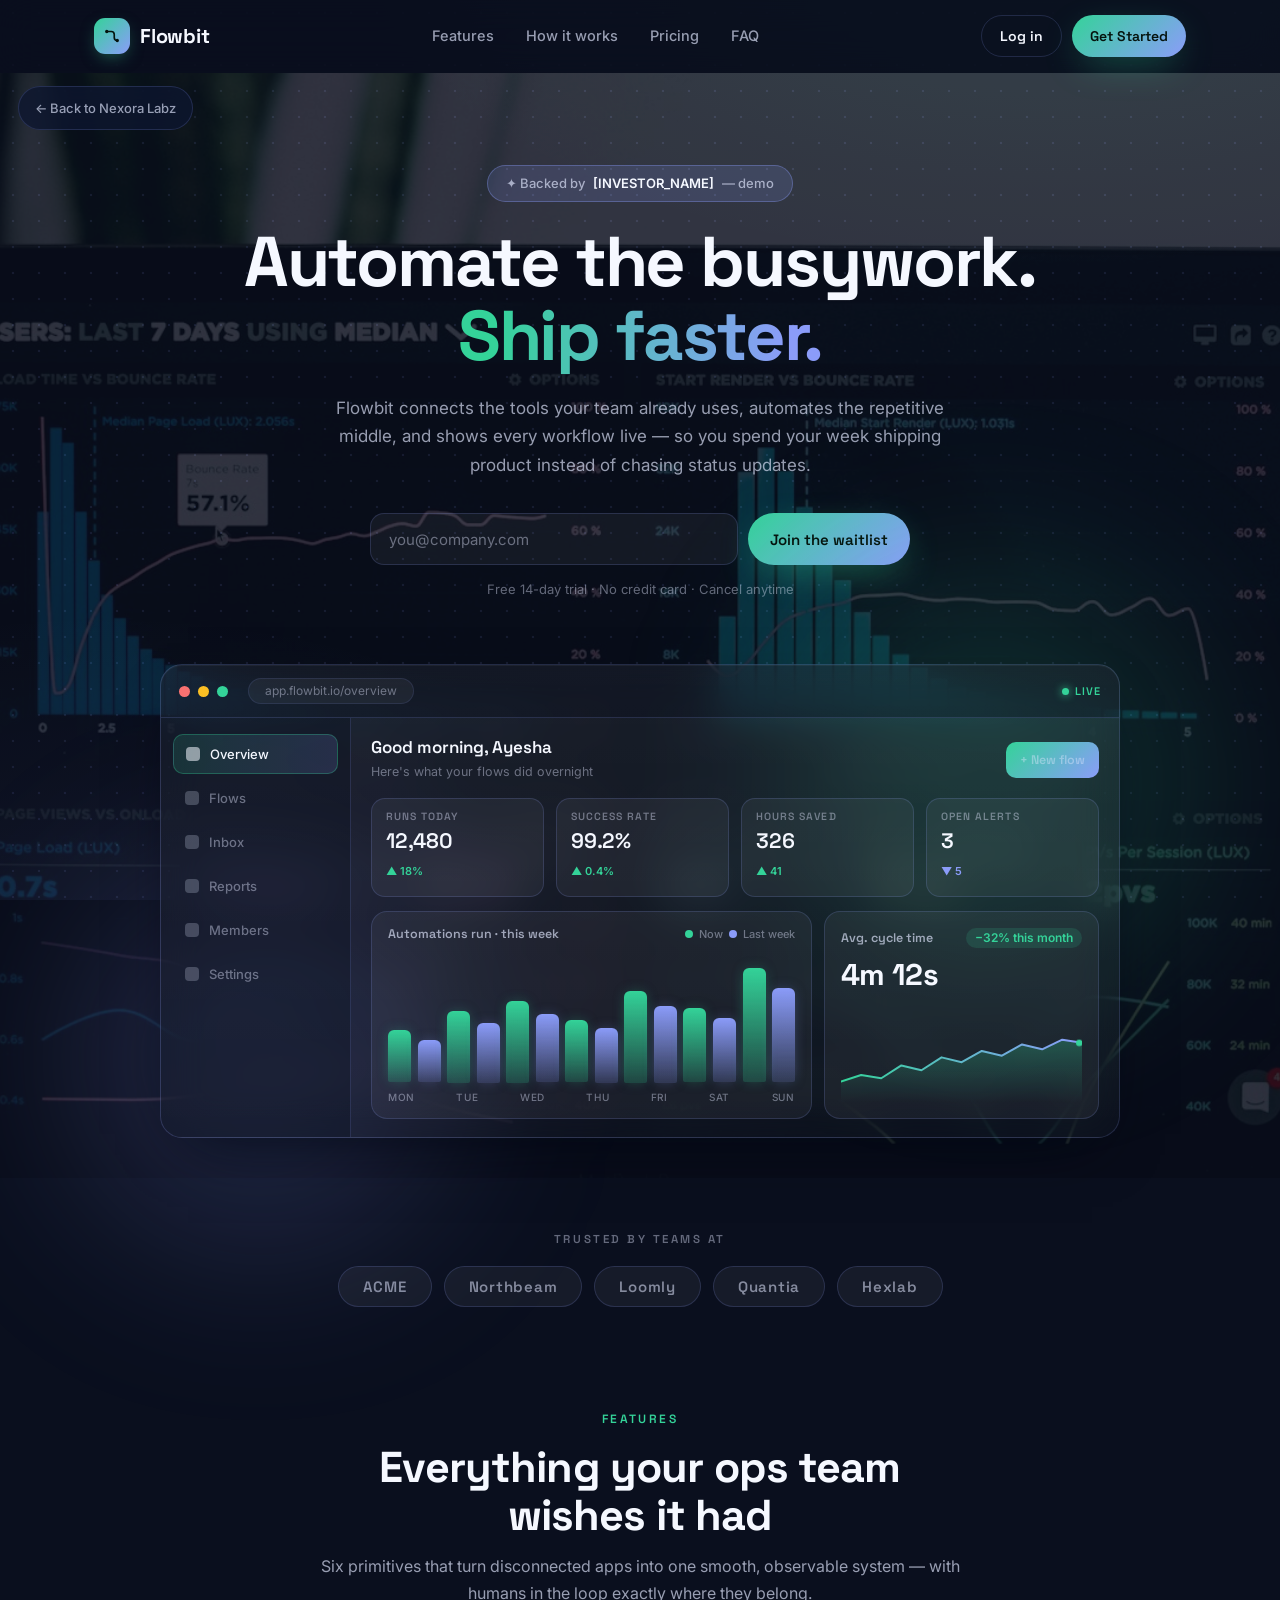
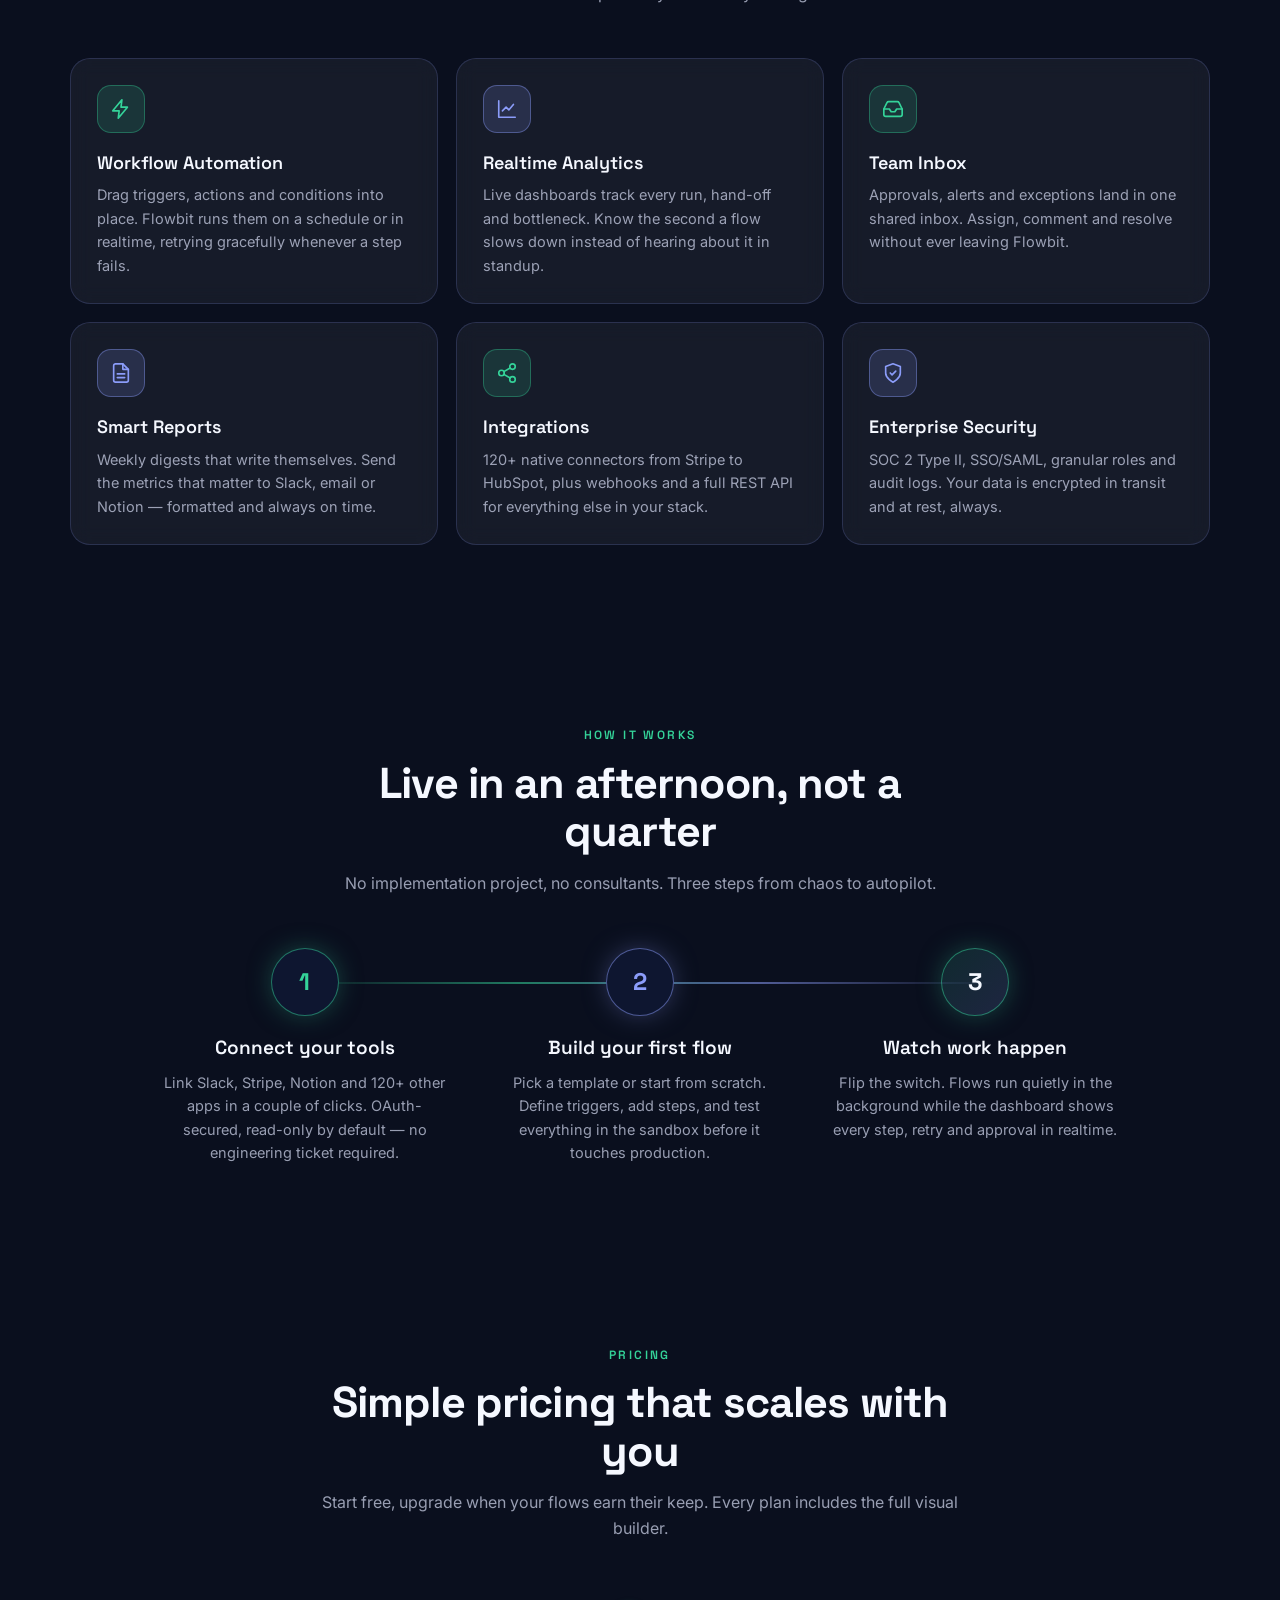
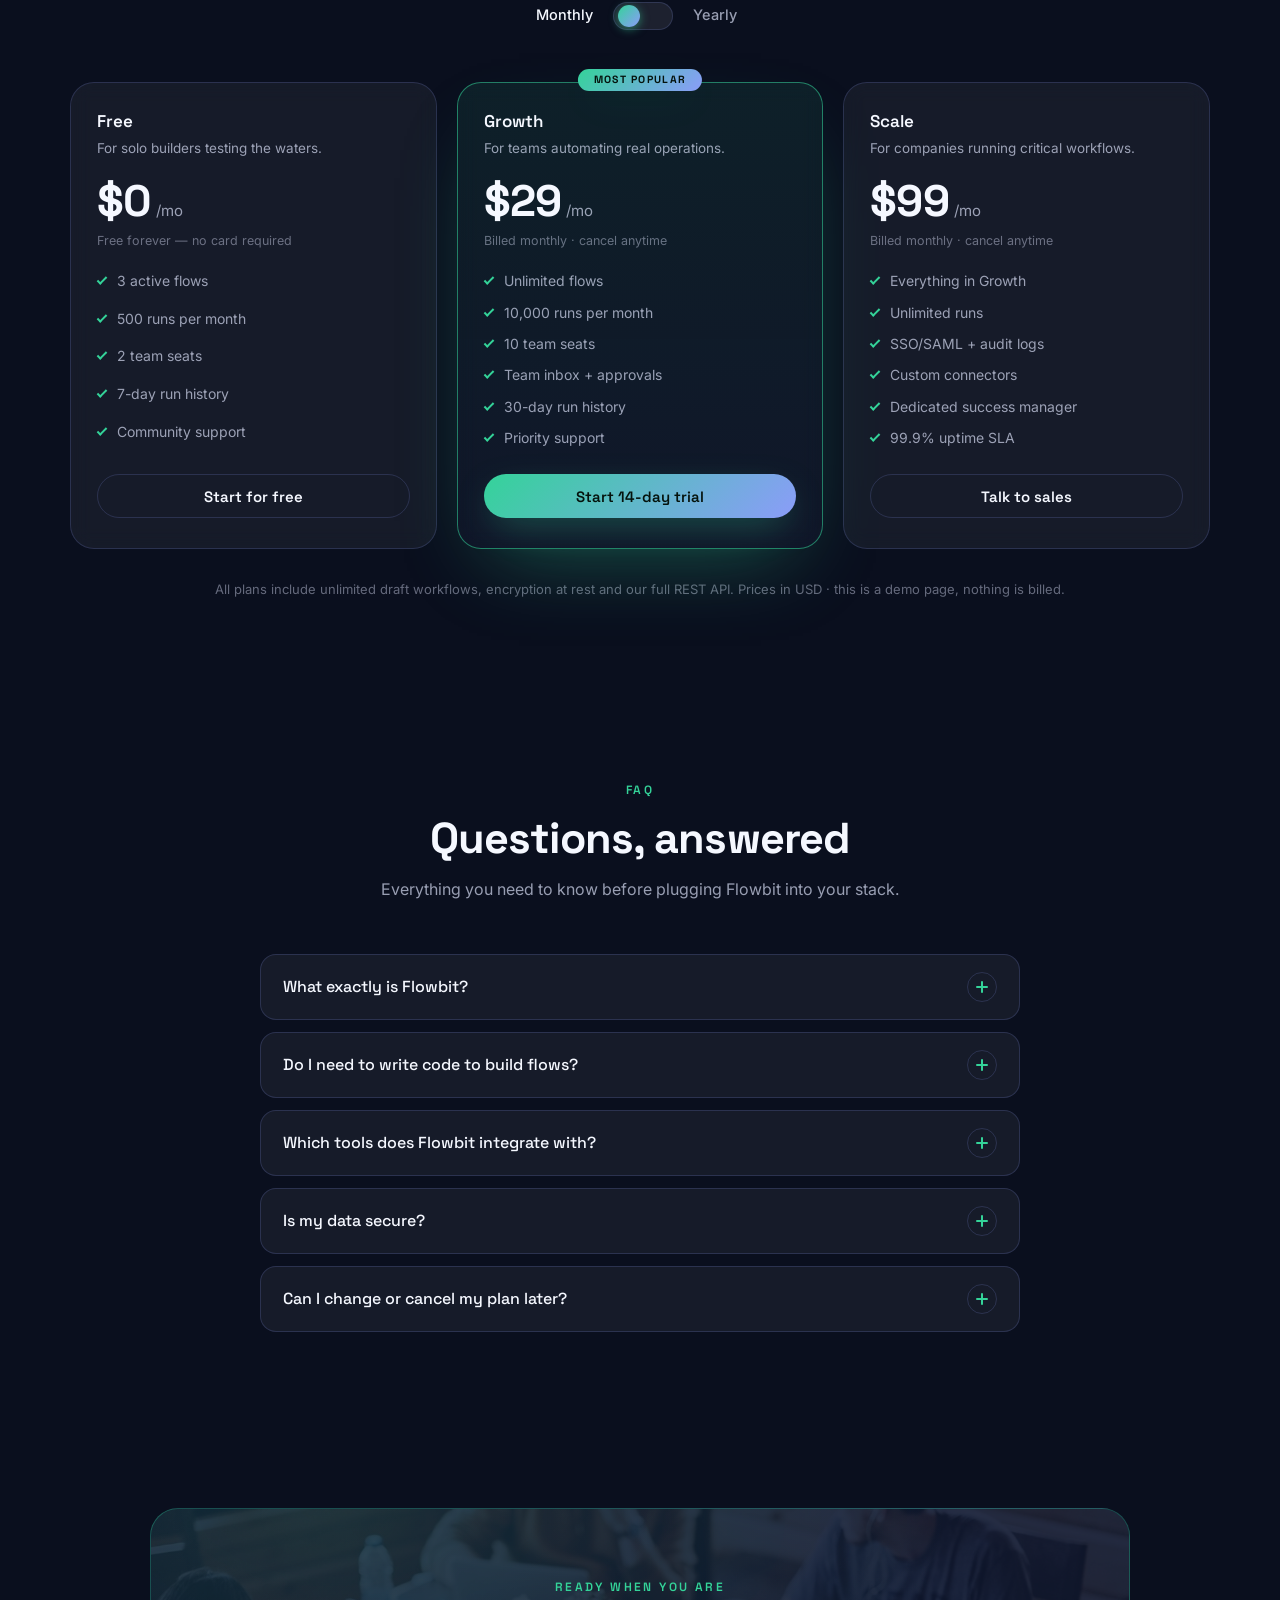
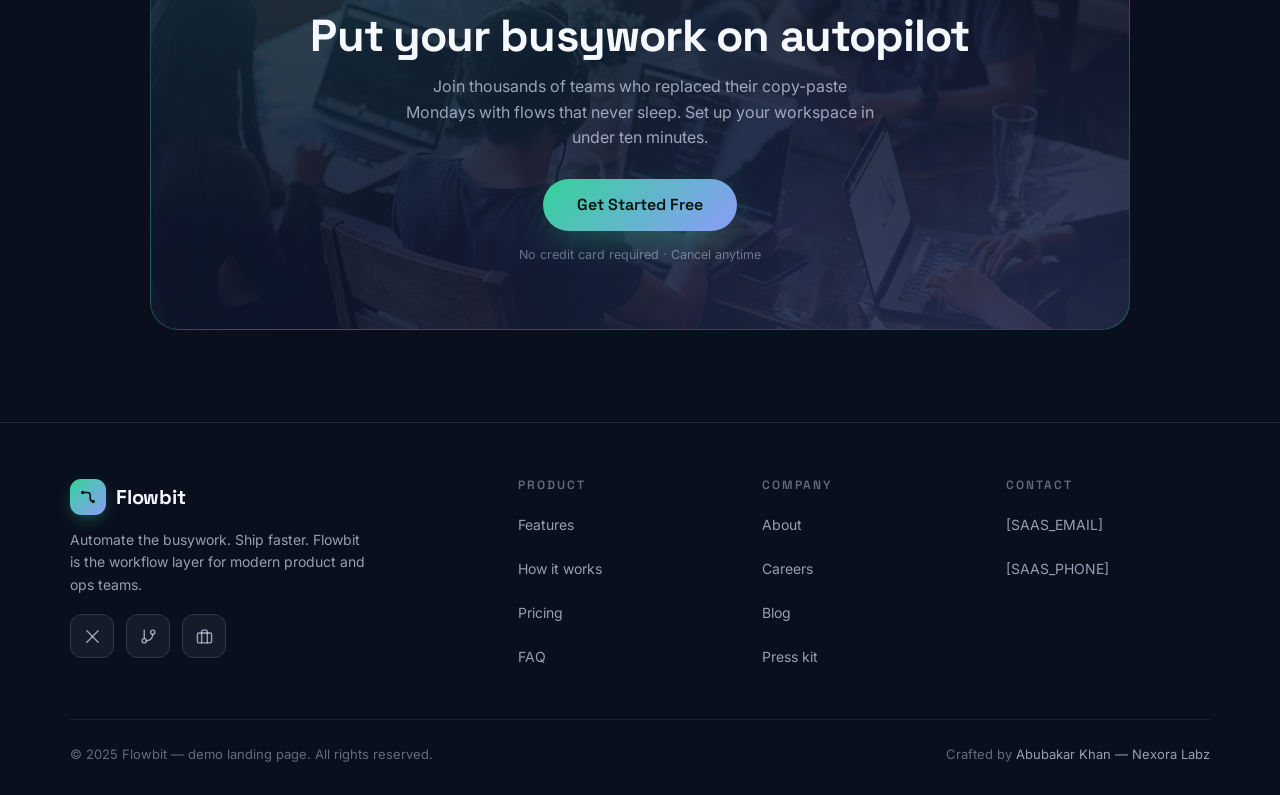
<file: projects/project-6/index.html>
<!DOCTYPE html>
<html lang="en">
<head>
  <meta charset="UTF-8">
  <meta name="viewport" content="width=device-width, initial-scale=1.0">
  <meta name="description" content="Flowbit — automate the busywork and ship faster. Workflow automation, realtime analytics and smart reports for modern teams. Demo landing page by Nexora Labz.">
  <title>Flowbit — Demo SaaS Landing Page | Nexora Labz</title>

  <meta name="robots" content="index, follow">
  <link rel="canonical" href="https://nexora-labz.netlify.app/projects/project-6/">

  <meta property="og:type" content="website">
  <meta property="og:site_name" content="Nexora Labz">
  <meta property="og:title" content="Flowbit — Demo SaaS Landing Page | Nexora Labz">
  <meta property="og:description" content="Flowbit — automate the busywork and ship faster. Workflow automation, realtime analytics and smart reports for modern teams. Demo landing page by Nexora La">
  <meta property="og:url" content="https://nexora-labz.netlify.app/projects/project-6/">
  <meta property="og:image" content="https://nexora-labz.netlify.app/assets/images/og-image.jpg">
  <meta property="og:image:width" content="1200">
  <meta property="og:image:height" content="630">
  <meta name="twitter:card" content="summary_large_image">
  <meta name="twitter:image" content="https://nexora-labz.netlify.app/assets/images/og-image.jpg">
  <link rel="preconnect" href="https://fonts.googleapis.com">
  <link rel="preconnect" href="https://fonts.gstatic.com" crossorigin>
  <link href="https://fonts.googleapis.com/css2?family=Inter:wght@400;500;600&family=Space+Grotesk:wght@500;600;700&display=swap" rel="stylesheet">
  <style>
    /* Flowbit — demo landing page · Nexora Labz
       Palette: navy #0A0F1E · mint #34D399 · violet #8B9CF9 · ink #F5F8FF */
    *, *::before, *::after { box-sizing: border-box; margin: 0; padding: 0; }
    :root {
      --navy: #0A0F1E; --navy2: #0E1630; --ink: #F5F8FF; --muted: rgba(226, 232, 255, 0.66); --faint: rgba(226, 232, 255, 0.42);
      --mint: #34D399; --mint-soft: rgba(52, 211, 153, 0.14); --violet: #8B9CF9; --violet-soft: rgba(139, 156, 249, 0.16);
      --glass: rgba(255, 255, 255, 0.05); --glass2: rgba(255, 255, 255, 0.08); --stroke: rgba(139, 156, 249, 0.18); --danger: #F87171;
      --fd: 'Space Grotesk', 'Segoe UI', system-ui, sans-serif; --fb: 'Inter', -apple-system, BlinkMacSystemFont, 'Segoe UI', sans-serif;
      --glow: 0 12px 38px -10px rgba(52, 211, 153, 0.45); --card: 0 24px 60px -28px rgba(2, 6, 18, 0.9);
    }
    html { scroll-behavior: smooth; scroll-padding-top: 88px; }
    body {
      font-family: var(--fb); color: var(--ink); line-height: 1.6; background-color: var(--navy); overflow-x: hidden; -webkit-font-smoothing: antialiased;
      background-image: radial-gradient(rgba(139, 156, 249, 0.13) 1px, transparent 1.6px), radial-gradient(ellipse 55% 38% at 82% -8%, rgba(52, 211, 153, 0.09), transparent),
        radial-gradient(ellipse 48% 40% at 8% 108%, rgba(139, 156, 249, 0.09), transparent);
      background-size: 26px 26px, 100% 100%, 100% 100%; background-attachment: fixed;
    }
    ::selection { background: rgba(52, 211, 153, 0.35); color: #fff; }
    a { color: inherit; text-decoration: none; }
    button { font-family: inherit; }
    svg { vertical-align: middle; }
    a:focus-visible, button:focus-visible, input:focus-visible { outline: 2px solid var(--mint); outline-offset: 3px; border-radius: 8px; }
    .container { max-width: 1140px; margin: 0 auto; }
    .sr-only { position: absolute; width: 1px; height: 1px; padding: 0; margin: -1px; overflow: hidden; clip: rect(0 0 0 0); white-space: nowrap; border: 0; }
    .grad-text { background: linear-gradient(92deg, var(--mint) 10%, var(--violet) 90%); -webkit-background-clip: text; background-clip: text; color: transparent; }
    .eyebrow { display: inline-block; font: 600 12px/1 var(--fd); letter-spacing: 0.2em; text-transform: uppercase; color: var(--mint); }
    .reveal { opacity: 0; transform: translateY(26px); transition: opacity 0.7s ease, transform 0.7s ease; }
    .reveal.visible { opacity: 1; transform: none; }
    .d1 { transition-delay: 0.07s; } .d2 { transition-delay: 0.14s; } .d3 { transition-delay: 0.21s; } .d4 { transition-delay: 0.28s; }
    /* Buttons */
    .btn {
      min-height: 44px; display: inline-flex; align-items: center; justify-content: center; gap: 8px; padding: 0 22px;
      border: none; border-radius: 999px; font: 600 15px/1 var(--fd); cursor: pointer; white-space: nowrap;
      transition: transform 0.22s ease, box-shadow 0.22s ease, background 0.22s ease, border-color 0.22s ease, color 0.22s ease;
    }
    .btn-gradient { color: #05130D; background: linear-gradient(135deg, var(--mint), var(--violet)); box-shadow: var(--glow); }
    .btn-gradient:hover { transform: translateY(-2px); box-shadow: 0 18px 48px -10px rgba(52, 211, 153, 0.6); }
    .btn-ghost { color: var(--ink); background: transparent; border: 1px solid var(--stroke); }
    .btn-ghost:hover { border-color: rgba(52, 211, 153, 0.55); background: var(--mint-soft); transform: translateY(-2px); }
    .btn-sm { min-height: 42px; padding: 0 18px; font-size: 14px; }
    .btn-lg { min-height: 52px; padding: 0 34px; font-size: 16px; }
    /* Back-to-portfolio pill */
    .back-pill {
      position: fixed; top: 86px; left: 18px; z-index: 55; min-height: 44px; display: inline-flex; align-items: center; gap: 8px; padding: 0 16px;
      border-radius: 999px; border: 1px solid var(--stroke); color: var(--muted); font: 500 13px/1 var(--fb);
      background: rgba(14, 22, 48, 0.78); backdrop-filter: blur(12px); -webkit-backdrop-filter: blur(12px);
      transition: color 0.2s ease, border-color 0.2s ease, transform 0.2s ease;
    }
    .back-pill:hover { color: var(--ink); border-color: rgba(52, 211, 153, 0.55); transform: translateY(-1px); }
    /* Navbar */
    .navbar {
      position: sticky; top: 0; z-index: 60; background: rgba(10, 15, 30, 0.72); border-bottom: 1px solid transparent;
      backdrop-filter: blur(18px); -webkit-backdrop-filter: blur(18px); transition: border-color 0.25s ease, background 0.25s ease;
    }
    .navbar.scrolled { border-bottom-color: var(--stroke); background: rgba(10, 15, 30, 0.88); box-shadow: 0 16px 40px -24px rgba(0, 0, 0, 0.8); }
    .nav-inner { max-width: 1140px; margin: 0 auto; height: 72px; padding: 0 24px; display: flex; align-items: center; justify-content: space-between; gap: 28px; }
    .brand { display: inline-flex; align-items: center; gap: 10px; font: 700 20px/1 var(--fd); letter-spacing: -0.01em; }
    .brand-mark { width: 36px; height: 36px; border-radius: 11px; display: grid; place-items: center; color: #05130D; background: linear-gradient(135deg, var(--mint), var(--violet)); box-shadow: 0 6px 18px -6px rgba(52, 211, 153, 0.55); }
    .nav-links { display: flex; gap: 4px; list-style: none; }
    .nav-links a { min-height: 44px; display: inline-flex; align-items: center; padding: 0 14px; border-radius: 10px; color: var(--muted); font: 500 14.5px/1 var(--fb); transition: color 0.2s ease, background 0.2s ease; }
    .nav-links a:hover { color: var(--ink); background: var(--glass2); }
    .nav-cta { display: flex; align-items: center; gap: 10px; }
    .hamburger { display: none; width: 44px; height: 44px; flex-direction: column; align-items: center; justify-content: center; gap: 5px; cursor: pointer; background: transparent; border: 1px solid var(--stroke); border-radius: 12px; }
    .hamburger span { width: 18px; height: 2px; border-radius: 2px; background: var(--ink); transition: transform 0.28s ease, opacity 0.2s ease; }
    .hamburger.active span:nth-child(1) { transform: translateY(7px) rotate(45deg); }
    .hamburger.active span:nth-child(2) { opacity: 0; }
    .hamburger.active span:nth-child(3) { transform: translateY(-7px) rotate(-45deg); }
    .mobile-menu {
      display: flex; flex-direction: column; padding: 0 24px; max-height: 0; overflow: hidden; opacity: 0;
      background: rgba(10, 15, 30, 0.96); backdrop-filter: blur(20px); -webkit-backdrop-filter: blur(20px);
      transition: max-height 0.32s ease, opacity 0.28s ease, padding 0.32s ease;
    }
    .mobile-menu.open { max-height: 440px; opacity: 1; padding-bottom: 20px; border-bottom: 1px solid var(--stroke); }
    .mobile-menu a:not(.btn) {
      min-height: 48px; display: flex; align-items: center; color: var(--muted); font: 500 15px/1 var(--fb);
      border-bottom: 1px solid rgba(139, 156, 249, 0.1);
    }
    .mobile-menu a:not(.btn):hover { color: var(--ink); }
    .mobile-menu .btn { margin-top: 16px; }
    /* Hero */
    /* Real workspace photograph ambience behind the hero (kept subtle so the dashboard mockup stays the star) */
    .hero-photo { position: absolute; inset: 0; z-index: -1; }
    .hero-photo img { position: absolute; left: 50%; top: 0; transform: translateX(-50%); width: 100vw; height: 100%; object-fit: cover; opacity: 0.16; }
    .hero-photo::after { content: ""; position: absolute; inset: 0; background: linear-gradient(180deg, rgba(10, 15, 26, 0.2) 0%, rgba(10, 15, 26, 0.55) 62%, var(--bg) 100%); }
    .hero { position: relative; max-width: 1140px; margin: 0 auto; padding: 92px 24px 40px; text-align: center; }
    .chip { display: inline-flex; align-items: center; gap: 8px; padding: 9px 18px; border-radius: 999px; color: var(--muted); border: 1px solid rgba(139, 156, 249, 0.35); background: var(--violet-soft); font: 500 13px/1.3 var(--fb); }
    .chip strong { color: var(--ink); font-weight: 600; }
    .hero h1 { font: 700 clamp(2.6rem, 6.4vw, 4.4rem)/1.05 var(--fd); letter-spacing: -0.03em; margin: 24px 0 20px; }
    .hero-sub { max-width: 640px; margin: 0 auto 34px; color: var(--muted); font-size: 17px; line-height: 1.68; }
    .waitlist { display: flex; gap: 10px; max-width: 540px; margin: 0 auto; }
    .waitlist input {
      flex: 1; min-width: 0; min-height: 52px; padding: 0 18px; border-radius: 14px; color: var(--ink); font: 400 15px/1 var(--fb); outline: none;
      border: 1px solid var(--stroke); background: var(--glass); transition: border-color 0.2s ease, box-shadow 0.2s ease;
    }
    .waitlist input::placeholder { color: var(--faint); }
    .waitlist input:focus { border-color: rgba(52, 211, 153, 0.7); box-shadow: 0 0 0 4px var(--mint-soft); }
    .waitlist input.error { border-color: var(--danger); box-shadow: 0 0 0 4px rgba(248, 113, 113, 0.14); }
    .form-note { margin-top: 14px; font-size: 13px; color: var(--faint); }
    /* Dashboard mockup (pure CSS art) */
    .dashboard { position: relative; max-width: 960px; margin: 64px auto 0; }
    .orb { position: absolute; border-radius: 50%; filter: blur(90px); z-index: 0; pointer-events: none; }
    .orb-mint { width: 420px; height: 420px; top: -90px; right: -80px; background: rgba(52, 211, 153, 0.16); }
    .orb-violet { width: 380px; height: 380px; bottom: -110px; left: -90px; background: rgba(139, 156, 249, 0.18); }
    .dash-window {
      position: relative; z-index: 1; border-radius: 22px; border: 1px solid var(--stroke); overflow: hidden; text-align: left;
      background: linear-gradient(180deg, rgba(255, 255, 255, 0.07), rgba(255, 255, 255, 0.025));
      backdrop-filter: blur(20px); -webkit-backdrop-filter: blur(20px); box-shadow: var(--card), inset 0 1px 0 rgba(255, 255, 255, 0.08);
    }
    .dash-titlebar { display: flex; align-items: center; gap: 8px; padding: 13px 18px; border-bottom: 1px solid var(--stroke); background: rgba(10, 15, 30, 0.35); }
    .dot { width: 11px; height: 11px; border-radius: 50%; flex: none; }
    .dot-r { background: #F87171; } .dot-y { background: #FBBF24; } .dot-g { background: #34D399; }
    .dash-url { margin-left: 12px; padding: 6px 16px; border-radius: 999px; font: 400 12px/1 var(--fb); color: var(--faint); background: rgba(255, 255, 255, 0.05); border: 1px solid rgba(139, 156, 249, 0.12); }
    .dash-live { margin-left: auto; display: inline-flex; align-items: center; gap: 6px; color: var(--mint); font: 600 11px/1 var(--fd); letter-spacing: 0.08em; text-transform: uppercase; }
    .dash-live::before { content: ""; width: 7px; height: 7px; border-radius: 50%; background: var(--mint); box-shadow: 0 0 8px var(--mint); }
    .dash-body { display: grid; grid-template-columns: 190px 1fr; min-height: 380px; }
    .dash-side { padding: 16px 12px; border-right: 1px solid var(--stroke); background: rgba(10, 15, 30, 0.35); display: flex; flex-direction: column; gap: 4px; }
    .side-item { display: flex; align-items: center; gap: 10px; min-height: 40px; padding: 0 12px; border-radius: 10px; color: var(--faint); font: 500 13px/1 var(--fb); }
    .side-ico { width: 14px; height: 14px; flex: none; border-radius: 4px; background: currentColor; opacity: 0.55; }
    .side-item.active { color: var(--ink); background: linear-gradient(90deg, var(--mint-soft), var(--violet-soft)); border: 1px solid rgba(52, 211, 153, 0.3); }
    .dash-main { display: flex; flex-direction: column; gap: 14px; padding: 18px 20px; }
    .dash-head { display: flex; align-items: center; justify-content: space-between; gap: 12px; }
    .dash-head strong { display: block; font: 600 17px/1.3 var(--fd); }
    .dash-head span { font-size: 12.5px; color: var(--faint); }
    .dash-btn { flex: none; display: inline-flex; align-items: center; min-height: 36px; padding: 0 14px; border-radius: 10px; color: #05130D; font: 600 12.5px/1 var(--fd); background: linear-gradient(135deg, var(--mint), var(--violet)); }
    .stat-row { display: grid; grid-template-columns: repeat(4, 1fr); gap: 12px; }
    .stat-card { padding: 13px 14px; border-radius: 14px; border: 1px solid var(--stroke); background: var(--glass); }
    .stat-label { display: block; font: 600 10.5px/1 var(--fd); letter-spacing: 0.1em; text-transform: uppercase; color: var(--faint); margin-bottom: 8px; }
    .stat-value { display: block; font: 600 21px/1 var(--fd); letter-spacing: -0.01em; margin-bottom: 6px; }
    .stat-delta { font: 600 11px/1 var(--fb); }
    .stat-delta.up { color: var(--mint); } .stat-delta.down { color: var(--violet); }
    .dash-panels { flex: 1; display: grid; grid-template-columns: 1.6fr 1fr; gap: 12px; }
    .panel { padding: 16px; border-radius: 16px; border: 1px solid var(--stroke); background: var(--glass); display: flex; flex-direction: column; }
    .panel-head { display: flex; align-items: center; justify-content: space-between; gap: 10px; margin-bottom: 12px; font: 600 12.5px/1 var(--fd); color: var(--muted); }
    .legend { display: inline-flex; align-items: center; gap: 6px; font: 500 11px/1 var(--fb); color: var(--faint); }
    .legend i { width: 8px; height: 8px; border-radius: 50%; display: inline-block; }
    .lg-mint { background: var(--mint); } .lg-violet { background: var(--violet); }
    .bars { flex: 1; display: flex; align-items: flex-end; gap: 7px; min-height: 130px; padding-top: 6px; }
    .bar { flex: 1; height: var(--h, 50%); border-radius: 6px 6px 2px 2px; transform-origin: bottom; background: linear-gradient(180deg, var(--mint), rgba(52, 211, 153, 0.22)); box-shadow: 0 0 14px -4px rgba(52, 211, 153, 0.5); }
    .bar.alt { background: linear-gradient(180deg, var(--violet), rgba(139, 156, 249, 0.2)); box-shadow: 0 0 14px -4px rgba(139, 156, 249, 0.5); }
    .bar-labels { display: flex; justify-content: space-between; margin-top: 10px; color: var(--faint); font: 500 10px/1 var(--fb); letter-spacing: 0.06em; text-transform: uppercase; }
    .spark-value { font: 700 30px/1 var(--fd); letter-spacing: -0.02em; margin-bottom: 4px; }
    .trend { color: var(--mint); font: 600 12px/1 var(--fb); padding: 4px 9px; border-radius: 999px; background: var(--mint-soft); }
    .sparkline { width: 100%; height: auto; margin-top: auto; }
    /* Logos strip */
    .logos { max-width: 1140px; margin: 0 auto; padding: 56px 24px 10px; text-align: center; }
    .logos p { font: 600 11.5px/1 var(--fd); letter-spacing: 0.22em; text-transform: uppercase; color: var(--faint); }
    .logo-row { display: flex; flex-wrap: wrap; justify-content: center; gap: 12px; margin-top: 20px; list-style: none; }
    .logo-chip {
      padding: 12px 24px; border-radius: 999px; border: 1px solid var(--stroke); background: var(--glass);
      font: 600 15px/1 var(--fd); letter-spacing: 0.05em; color: rgba(226, 232, 255, 0.55);
      transition: color 0.25s ease, border-color 0.25s ease;
    }
    .logo-chip:hover { color: var(--ink); border-color: rgba(52, 211, 153, 0.4); }
    /* Generic sections */
    section { padding: 88px 24px; }
    .section-head { max-width: 660px; margin: 0 auto 52px; text-align: center; }
    .section-head h2 { font: 700 clamp(1.9rem, 4.2vw, 2.7rem)/1.12 var(--fd); letter-spacing: -0.02em; margin: 12px 0 14px; }
    .section-head p { color: var(--muted); font-size: 16px; line-height: 1.65; }
    /* Features */
    .features-grid { display: grid; grid-template-columns: repeat(3, 1fr); gap: 18px; }
    .feature-card {
      position: relative; padding: 26px; border-radius: 20px; border: 1px solid var(--stroke); background: var(--glass); overflow: hidden;
      backdrop-filter: blur(10px); -webkit-backdrop-filter: blur(10px);
      transition: transform 0.25s ease, border-color 0.25s ease, box-shadow 0.25s ease;
    }
    .feature-card::before {
      content: ""; position: absolute; inset: 0 0 auto; height: 1px; opacity: 0;
      background: linear-gradient(90deg, transparent, rgba(52, 211, 153, 0.6), transparent); transition: opacity 0.25s ease;
    }
    .feature-card:hover { transform: translateY(-5px); border-color: rgba(52, 211, 153, 0.42); box-shadow: var(--card); }
    .feature-card:hover::before { opacity: 1; }
    .feature-icon {
      width: 48px; height: 48px; display: grid; place-items: center; margin-bottom: 18px; border-radius: 14px; color: var(--mint);
      background: var(--mint-soft); border: 1px solid rgba(52, 211, 153, 0.35);
    }
    .feature-card:nth-child(even) .feature-icon { color: var(--violet); background: var(--violet-soft); border-color: rgba(139, 156, 249, 0.4); }
    .feature-card h3 { font: 600 18px/1.3 var(--fd); margin-bottom: 9px; }
    .feature-card p { font-size: 14.5px; line-height: 1.62; color: var(--muted); }
    /* How it works */
    .steps { position: relative; display: grid; grid-template-columns: repeat(3, 1fr); gap: 26px; max-width: 980px; margin: 0 auto; }
    .steps::before {
      content: ""; position: absolute; top: 34px; left: 14%; right: 14%; height: 2px; opacity: 0.55;
      background: linear-gradient(90deg, transparent, var(--mint), var(--violet), transparent);
    }
    .step { position: relative; z-index: 1; text-align: center; padding: 0 10px; }
    .step-num {
      width: 68px; height: 68px; margin: 0 auto 20px; display: grid; place-items: center; border-radius: 50%; color: var(--mint);
      border: 1px solid rgba(52, 211, 153, 0.5); background: var(--navy2); font: 700 24px/1 var(--fd);
      box-shadow: 0 0 30px -8px rgba(52, 211, 153, 0.55);
    }
    .step:nth-child(2) .step-num { border-color: rgba(139, 156, 249, 0.5); color: var(--violet); box-shadow: 0 0 30px -8px rgba(139, 156, 249, 0.55); }
    .step:nth-child(3) .step-num {
      border-color: rgba(52, 211, 153, 0.5); color: var(--ink); background: linear-gradient(135deg, var(--mint-soft), var(--violet-soft));
    }
    .step h3 { font: 600 19px/1.3 var(--fd); margin-bottom: 10px; }
    .step p { font-size: 14.5px; line-height: 1.62; color: var(--muted); max-width: 300px; margin: 0 auto; }
    /* Pricing */
    .toggle-wrap { display: flex; align-items: center; justify-content: center; gap: 10px; margin-bottom: 44px; }
    .toggle-label {
      min-height: 44px; display: inline-flex; align-items: center; gap: 8px; padding: 0 8px; background: none; border: none;
      cursor: pointer; font: 500 14.5px/1 var(--fb); color: var(--muted); transition: color 0.2s ease;
    }
    .toggle-label.active { color: var(--ink); }
    .save-badge {
      display: inline-block; max-width: 0; opacity: 0; overflow: hidden; white-space: nowrap; padding: 5px 0; border-radius: 999px;
      font: 600 11px/1 var(--fd); letter-spacing: 0.04em; color: #05130D; background: linear-gradient(135deg, var(--mint), var(--violet));
      transition: max-width 0.3s ease, opacity 0.3s ease, padding 0.3s ease;
    }
    .save-badge.show { max-width: 130px; opacity: 1; padding: 5px 10px; }
    .switch { position: relative; width: 64px; height: 44px; flex: none; background: transparent; border: none; cursor: pointer; }
    .switch::before {
      content: ""; position: absolute; left: 2px; right: 2px; top: 8px; bottom: 8px; border-radius: 999px; border: 1px solid var(--stroke);
      background: rgba(255, 255, 255, 0.08); transition: background 0.25s ease, border-color 0.25s ease;
    }
    .switch::after {
      content: ""; position: absolute; top: 11px; left: 7px; width: 22px; height: 22px; border-radius: 50%;
      background: linear-gradient(135deg, var(--mint), var(--violet)); box-shadow: 0 2px 10px rgba(52, 211, 153, 0.55);
      transition: transform 0.28s cubic-bezier(0.4, 0, 0.2, 1);
    }
    .switch.on::before { background: rgba(52, 211, 153, 0.22); border-color: rgba(52, 211, 153, 0.5); }
    .switch.on::after { transform: translateX(28px); }
    .pricing-grid { display: grid; grid-template-columns: repeat(3, 1fr); gap: 20px; align-items: stretch; }
    .plan {
      display: flex; flex-direction: column; padding: 30px 26px; border-radius: 24px; border: 1px solid var(--stroke); background: var(--glass);
      backdrop-filter: blur(10px); -webkit-backdrop-filter: blur(10px); transition: transform 0.25s ease, border-color 0.25s ease;
    }
    .plan:hover { transform: translateY(-4px); border-color: rgba(139, 156, 249, 0.45); }
    .plan.popular {
      position: relative; border-color: rgba(52, 211, 153, 0.55);
      background: linear-gradient(180deg, rgba(52, 211, 153, 0.09), rgba(139, 156, 249, 0.05));
      box-shadow: 0 34px 80px -34px rgba(52, 211, 153, 0.4);
    }
    .pop-pill {
      position: absolute; top: -14px; left: 50%; transform: translateX(-50%); padding: 6px 16px; border-radius: 999px; color: #05130D;
      font: 700 10.5px/1 var(--fd); letter-spacing: 0.12em; text-transform: uppercase;
      background: linear-gradient(135deg, var(--mint), var(--violet)); box-shadow: var(--glow);
    }
    .plan-name { font: 600 17px/1 var(--fd); }
    .plan-desc { margin: 8px 0 20px; font-size: 13.5px; color: var(--muted); }
    .plan-price { display: flex; align-items: baseline; gap: 5px; }
    .price-num { font: 700 44px/1 var(--fd); letter-spacing: -0.02em; }
    .per { font: 400 15px/1 var(--fb); color: var(--muted); }
    .plan-bill { min-height: 20px; margin: 8px 0 20px; font-size: 12.5px; color: var(--faint); }
    .plan-features { list-style: none; display: grid; gap: 11px; margin-bottom: 26px; flex: 1; }
    .plan-features li { display: flex; align-items: flex-start; gap: 10px; font-size: 14px; color: var(--muted); line-height: 1.45; }
    .plan-features li::before {
      content: ""; flex: none; width: 10px; height: 5px; margin-top: 6px; border-left: 2.5px solid var(--mint);
      border-bottom: 2.5px solid var(--mint); transform: rotate(-45deg);
    }
    .plan .btn { width: 100%; }
    .pricing-note { margin-top: 30px; text-align: center; font-size: 13px; color: var(--faint); }
    /* FAQ */
    .faq-list { max-width: 760px; margin: 0 auto; display: grid; gap: 12px; }
    .faq-item {
      border-radius: 16px; border: 1px solid var(--stroke); background: var(--glass); overflow: hidden;
      transition: border-color 0.25s ease, background 0.25s ease;
    }
    .faq-item.open { border-color: rgba(139, 156, 249, 0.5); background: var(--glass2); }
    .faq-q {
      width: 100%; min-height: 60px; display: flex; align-items: center; justify-content: space-between; gap: 16px; padding: 17px 22px;
      background: none; border: none; cursor: pointer; text-align: left; color: var(--ink); font: 500 16px/1.4 var(--fd);
    }
    .faq-icon {
      position: relative; width: 30px; height: 30px; flex: none; border-radius: 50%; border: 1px solid var(--stroke);
      transition: transform 0.3s ease, background 0.3s ease, border-color 0.3s ease;
    }
    .faq-icon::before, .faq-icon::after {
      content: ""; position: absolute; top: 50%; left: 50%; background: var(--mint); border-radius: 2px; transform: translate(-50%, -50%);
    }
    .faq-icon::before { width: 12px; height: 2px; }
    .faq-icon::after { width: 2px; height: 12px; transition: transform 0.3s ease; }
    .faq-item.open .faq-icon { transform: rotate(180deg); background: var(--mint-soft); border-color: rgba(52, 211, 153, 0.5); }
    .faq-item.open .faq-icon::after { transform: translate(-50%, -50%) scaleY(0); }
    .faq-a { max-height: 0; overflow: hidden; transition: max-height 0.35s ease; }
    .faq-a p { padding: 0 22px 20px; font-size: 14.5px; line-height: 1.68; color: var(--muted); }
    /* Final CTA band */
    .cta-wrap { padding-bottom: 20px; }
    .cta-band {
      position: relative; max-width: 980px; margin: 0 auto; padding: 64px 32px; border-radius: 28px; text-align: center; overflow: hidden;
      border: 1px solid rgba(52, 211, 153, 0.3);
      background: radial-gradient(ellipse at 18% 0%, rgba(52, 211, 153, 0.14), transparent 55%),
        radial-gradient(ellipse at 85% 100%, rgba(139, 156, 249, 0.16), transparent 55%), var(--navy2);
    }
    /* Real team photograph blended into the CTA band */
    .cta-photo { position: absolute; inset: 0; width: 100%; height: 100%; object-fit: cover; opacity: 0.15; }
    .cta-band > *:not(.cta-photo) { position: relative; z-index: 1; }
    .cta-band h2 { font: 700 clamp(1.9rem, 4.4vw, 2.8rem)/1.1 var(--fd); letter-spacing: -0.02em; margin: 12px 0 14px; }
    .cta-band p { max-width: 480px; margin: 0 auto 28px; color: var(--muted); font-size: 16px; }
    .cta-mini { display: block; margin-top: 14px; font-size: 12.5px; color: var(--faint); }
    /* Footer */
    footer { border-top: 1px solid var(--stroke); padding: 56px 24px 30px; margin-top: 72px; }
    .footer-grid { max-width: 1140px; margin: 0 auto; display: grid; grid-template-columns: 2fr 1fr 1fr 1fr; gap: 40px; }
    .footer-brand p { max-width: 300px; margin-top: 14px; font-size: 14px; color: var(--muted); }
    .socials { display: flex; gap: 12px; margin-top: 18px; }
    .social-btn {
      width: 44px; height: 44px; display: grid; place-items: center; border-radius: 12px; color: var(--muted);
      border: 1px solid var(--stroke); background: var(--glass);
      transition: color 0.2s ease, border-color 0.2s ease, transform 0.2s ease;
    }
    .social-btn:hover { color: var(--mint); border-color: rgba(52, 211, 153, 0.5); transform: translateY(-2px); }
    .footer-col h3 { font: 600 12px/1 var(--fd); letter-spacing: 0.16em; text-transform: uppercase; color: var(--faint); margin-bottom: 12px; }
    .footer-col a { display: flex; align-items: center; min-height: 44px; color: var(--muted); font-size: 14px; transition: color 0.2s ease; }
    .footer-col a:hover { color: var(--mint); }
    .footer-bottom {
      max-width: 1140px; margin: 40px auto 0; padding-top: 24px; border-top: 1px solid rgba(139, 156, 249, 0.12);
      display: flex; align-items: center; justify-content: space-between; flex-wrap: wrap; gap: 12px; font-size: 13px; color: var(--faint);
    }
    .footer-bottom a { color: var(--muted); transition: color 0.2s ease; }
    .footer-bottom a:hover { color: var(--mint); }
    /* Toast */
    .toast {
      position: fixed; bottom: 24px; left: 50%; z-index: 100; transform: translateX(-50%) translateY(20px); max-width: calc(100vw - 32px);
      padding: 14px 24px; border-radius: 14px; border: 1px solid rgba(52, 211, 153, 0.5); color: var(--ink); text-align: center;
      background: rgba(14, 22, 48, 0.94); backdrop-filter: blur(14px); -webkit-backdrop-filter: blur(14px);
      box-shadow: var(--glow); font: 500 14px/1.4 var(--fb); opacity: 0; pointer-events: none;
      transition: opacity 0.32s ease, transform 0.32s ease;
    }
    .toast.show { opacity: 1; transform: translateX(-50%) translateY(0); }
    .toast.error { border-color: rgba(248, 113, 113, 0.6); box-shadow: 0 12px 38px -10px rgba(248, 113, 113, 0.4); }
    /* Animations (motion-safe only) */
    @media (prefers-reduced-motion: no-preference) {
      .bar { animation: growBar 1s cubic-bezier(0.22, 1, 0.36, 1) both; animation-delay: var(--d, 0s); }
      .spark-line { stroke-dasharray: 620; stroke-dashoffset: 620; animation: drawLine 1.8s ease-out 0.5s forwards; }
      .spark-dot { animation: popDot 0.4s ease-out 2.2s both; }
      .dash-live::before { animation: pulseDot 2s ease-in-out infinite; }
    }
    @keyframes growBar { from { transform: scaleY(0.04); opacity: 0.35; } to { transform: scaleY(1); opacity: 1; } }
    @keyframes drawLine { to { stroke-dashoffset: 0; } }
    @keyframes popDot { from { transform: scale(0); opacity: 0; } to { transform: scale(1); opacity: 1; } }
    @keyframes pulseDot { 0%, 100% { box-shadow: 0 0 0 0 rgba(52, 211, 153, 0.5); } 50% { box-shadow: 0 0 0 6px rgba(52, 211, 153, 0); } }
    /* Responsive ≤1024px */
    @media (max-width: 1024px) {
      .features-grid { grid-template-columns: repeat(2, 1fr); } .stat-row { grid-template-columns: repeat(2, 1fr); }
      .dash-body { grid-template-columns: 150px 1fr; } .dash-panels { grid-template-columns: 1fr; }
      .pricing-grid { grid-template-columns: 1fr; max-width: 480px; margin: 0 auto; } .footer-grid { grid-template-columns: 1fr 1fr; }
    }
    /* Responsive ≤768px */
    @media (max-width: 768px) {
      .nav-links, .nav-cta { display: none; } .hamburger { display: inline-flex; }
      section { padding: 72px 20px; } .hero { padding-top: 64px; }
      .dash-side { display: none; } .dash-body { grid-template-columns: 1fr; }
      .steps { grid-template-columns: 1fr; gap: 34px; max-width: 480px; }
      .steps::before {
        top: 44px; bottom: 44px; left: 33px; right: auto; width: 2px; height: auto;
        background: linear-gradient(180deg, transparent, var(--mint), var(--violet), transparent);
      }
      .step { display: grid; grid-template-columns: 68px 1fr; column-gap: 18px; text-align: left; }
      .step-num { margin: 0; } .step h3 { grid-column: 2; margin-bottom: 6px; } .step p { grid-column: 2; margin: 0; }
    }
    /* Responsive ≤520px */
    @media (max-width: 520px) {
      .features-grid { grid-template-columns: 1fr; } .waitlist { flex-direction: column; } .waitlist .btn { width: 100%; }
      .hero h1 { letter-spacing: -0.02em; } .back-pill { top: 84px; left: 12px; padding: 0 13px; font-size: 12px; }
      .footer-grid { grid-template-columns: 1fr; gap: 28px; } .footer-bottom { flex-direction: column; text-align: center; }
      .cta-band { padding: 48px 22px; } .toggle-wrap { flex-wrap: wrap; } .dash-head { flex-wrap: wrap; }
    }
    /* Reduced motion */
    @media (prefers-reduced-motion: reduce) {
      html { scroll-behavior: auto; }
      *, *::before, *::after { animation-duration: 0.01ms !important; animation-iteration-count: 1 !important; transition-duration: 0.01ms !important; }
      .reveal { opacity: 1; transform: none; }
    }
  </style>
</head>
<body id="top">
  <a class="back-pill" href="../../index.html">&larr; Back to Nexora Labz</a>

  <!-- Navbar -->
  <header class="navbar" id="navbar">
    <div class="nav-inner">
      <a class="brand" href="#top" aria-label="Flowbit — back to top">
        <span class="brand-mark" aria-hidden="true"><svg viewBox="0 0 24 24" width="18" height="18" fill="none" stroke="currentColor" stroke-width="2.2" stroke-linecap="round"><path d="M6 6h5a4 4 0 0 1 4 4v4a4 4 0 0 0 4 4"/><circle cx="5" cy="6" r="2.2" fill="currentColor" stroke="none"/><circle cx="19" cy="18" r="2.2" fill="currentColor" stroke="none"/></svg></span>
        Flowbit
      </a>
      <nav class="nav-links" aria-label="Primary navigation">
        <a href="#features">Features</a>
        <a href="#how">How it works</a>
        <a href="#pricing">Pricing</a>
        <a href="#faq">FAQ</a>
      </nav>
      <div class="nav-cta">
        <a href="#" class="btn btn-ghost btn-sm js-login">Log in</a>
        <a href="#pricing" class="btn btn-gradient btn-sm">Get Started</a>
      </div>
      <button class="hamburger" id="hamburger" type="button" aria-label="Toggle navigation menu"
              aria-expanded="false" aria-controls="mobileMenu"><span></span><span></span><span></span></button>
    </div>
    <nav class="mobile-menu" id="mobileMenu" aria-label="Mobile navigation">
      <a href="#features">Features</a>
      <a href="#how">How it works</a>
      <a href="#pricing">Pricing</a>
      <a href="#faq">FAQ</a>
      <a href="#" class="js-login">Log in</a>
      <a href="#pricing" class="btn btn-gradient">Get Started</a>
    </nav>
  </header>

  <main>
    <!-- Hero -->
    <section class="hero" aria-labelledby="heroTitle">
      <!-- Real workspace photograph (subtle background ambience) -->
      <div class="hero-photo" aria-hidden="true">
        <img src="img/dashboard.jpg" alt="" loading="eager" fetchpriority="high" width="1400" height="933">
      </div>
      <span class="chip reveal">&#10022; Backed by <strong>[INVESTOR_NAME]</strong> &mdash; demo</span>
      <h1 id="heroTitle" class="reveal d1">Automate the busywork.<br><span class="grad-text">Ship faster.</span></h1>
      <p class="hero-sub reveal d2">
        Flowbit connects the tools your team already uses, automates the repetitive middle, and shows every
        workflow live &mdash; so you spend your week shipping product instead of chasing status updates.
      </p>
      <form class="waitlist reveal d3" id="waitlistForm" novalidate>
        <label class="sr-only" for="email">Work email</label>
        <input type="email" id="email" name="email" placeholder="you@company.com" autocomplete="email" required>
        <button type="submit" class="btn btn-gradient">Join the waitlist</button>
      </form>
      <p class="form-note reveal d3">Free 14-day trial &middot; No credit card &middot; Cancel anytime</p>
      <!-- Pure CSS dashboard mockup -->
      <div class="dashboard reveal d4">
        <div class="orb orb-mint" aria-hidden="true"></div>
        <div class="orb orb-violet" aria-hidden="true"></div>
        <div class="dash-window" role="img"
             aria-label="Preview of the Flowbit dashboard showing live workflow stats, an animated bar chart and a cycle-time sparkline">
          <div class="dash-titlebar">
            <span class="dot dot-r" aria-hidden="true"></span><span class="dot dot-y" aria-hidden="true"></span><span class="dot dot-g" aria-hidden="true"></span>
            <span class="dash-url">app.flowbit.io/overview</span>
            <span class="dash-live">Live</span>
          </div>
          <div class="dash-body">
            <aside class="dash-side" aria-hidden="true">
              <div class="side-item active"><span class="side-ico"></span>Overview</div>
              <div class="side-item"><span class="side-ico"></span>Flows</div>
              <div class="side-item"><span class="side-ico"></span>Inbox</div>
              <div class="side-item"><span class="side-ico"></span>Reports</div>
              <div class="side-item"><span class="side-ico"></span>Members</div>
              <div class="side-item"><span class="side-ico"></span>Settings</div>
            </aside>
            <div class="dash-main">
              <div class="dash-head">
                <div>
                  <strong>Good morning, Ayesha</strong>
                  <span>Here's what your flows did overnight</span>
                </div>
                <span class="dash-btn">+ New flow</span>
              </div>
              <div class="stat-row">
                <div class="stat-card"><span class="stat-label">Runs today</span><span class="stat-value">12,480</span><span class="stat-delta up">&#9650; 18%</span></div>
                <div class="stat-card"><span class="stat-label">Success rate</span><span class="stat-value">99.2%</span><span class="stat-delta up">&#9650; 0.4%</span></div>
                <div class="stat-card"><span class="stat-label">Hours saved</span><span class="stat-value">326</span><span class="stat-delta up">&#9650; 41</span></div>
                <div class="stat-card"><span class="stat-label">Open alerts</span><span class="stat-value">3</span><span class="stat-delta down">&#9660; 5</span></div>
              </div>
              <div class="dash-panels">
                <div class="panel">
                  <div class="panel-head">
                    <span>Automations run &middot; this week</span>
                    <span class="legend"><i class="lg-mint"></i>Now <i class="lg-violet"></i>Last week</span>
                  </div>
                  <div class="bars" aria-hidden="true">
                    <span class="bar" style="--h:42%; --d:.05s"></span><span class="bar alt" style="--h:34%; --d:.10s"></span><span class="bar" style="--h:58%; --d:.15s"></span>
                    <span class="bar alt" style="--h:48%; --d:.20s"></span><span class="bar" style="--h:66%; --d:.25s"></span><span class="bar alt" style="--h:55%; --d:.30s"></span>
                    <span class="bar" style="--h:50%; --d:.35s"></span><span class="bar alt" style="--h:44%; --d:.40s"></span><span class="bar" style="--h:74%; --d:.45s"></span>
                    <span class="bar alt" style="--h:62%; --d:.50s"></span><span class="bar" style="--h:60%; --d:.55s"></span><span class="bar alt" style="--h:52%; --d:.60s"></span>
                    <span class="bar" style="--h:92%; --d:.65s"></span><span class="bar alt" style="--h:76%; --d:.70s"></span>
                  </div>
                  <div class="bar-labels" aria-hidden="true">
                    <span>Mon</span><span>Tue</span><span>Wed</span><span>Thu</span><span>Fri</span><span>Sat</span><span>Sun</span>
                  </div>
                </div>
                <div class="panel">
                  <div class="panel-head">
                    <span>Avg. cycle time</span>
                    <span class="trend">&minus;32% this month</span>
                  </div>
                  <div class="spark-value">4m 12s</div>
                  <svg class="sparkline" viewBox="0 0 300 90" preserveAspectRatio="none" aria-hidden="true">
                    <defs>
                      <linearGradient id="sparkStroke" x1="0" y1="0" x2="1" y2="0"><stop offset="0" stop-color="#34D399"/><stop offset="1" stop-color="#8B9CF9"/></linearGradient>
                      <linearGradient id="sparkFill" x1="0" y1="0" x2="0" y2="1"><stop offset="0" stop-color="#34D399" stop-opacity="0.28"/><stop offset="1" stop-color="#34D399" stop-opacity="0"/></linearGradient>
                    </defs>
                    <path fill="url(#sparkFill)" d="M0,64 L25,56 L50,60 L75,44 L100,50 L125,34 L150,40 L175,26 L200,32 L225,18 L250,24 L275,12 L300,16 L300,90 L0,90 Z"/>
                    <path class="spark-line" fill="none" stroke="url(#sparkStroke)" stroke-width="2.5" stroke-linecap="round" stroke-linejoin="round"
                          d="M0,64 L25,56 L50,60 L75,44 L100,50 L125,34 L150,40 L175,26 L200,32 L225,18 L250,24 L275,12 L300,16"/>
                    <circle class="spark-dot" cx="296" cy="16" r="4" fill="#34D399"/>
                  </svg>
                </div>
              </div>
            </div>
          </div>
        </div>
      </div>
    </section>

    <!-- Logos strip -->
    <div class="logos reveal">
      <p>Trusted by teams at</p>
      <ul class="logo-row">
        <li class="logo-chip">ACME</li><li class="logo-chip">Northbeam</li><li class="logo-chip">Loomly</li>
        <li class="logo-chip">Quantia</li><li class="logo-chip">Hexlab</li>
      </ul>
    </div>

    <!-- Features -->
    <section id="features" aria-labelledby="featuresTitle">
      <div class="container">
        <div class="section-head reveal">
          <span class="eyebrow">Features</span>
          <h2 id="featuresTitle">Everything your ops team wishes it had</h2>
          <p>Six primitives that turn disconnected apps into one smooth, observable system &mdash; with humans in the loop exactly where they belong.</p>
        </div>
        <div class="features-grid">
          <article class="feature-card reveal">
            <div class="feature-icon" aria-hidden="true"><svg viewBox="0 0 24 24" width="22" height="22" fill="none" stroke="currentColor" stroke-width="1.8" stroke-linecap="round" stroke-linejoin="round"><path d="M13 2 3 14h7l-1 8 10-12h-7l1-8z"/></svg></div>
            <h3>Workflow Automation</h3>
            <p>Drag triggers, actions and conditions into place. Flowbit runs them on a schedule or in realtime, retrying gracefully whenever a step fails.</p>
          </article>
          <article class="feature-card reveal d1">
            <div class="feature-icon" aria-hidden="true"><svg viewBox="0 0 24 24" width="22" height="22" fill="none" stroke="currentColor" stroke-width="1.8" stroke-linecap="round" stroke-linejoin="round"><path d="M3 3v18h18"/><path d="M7 14l4-4 3 3 5-6"/></svg></div>
            <h3>Realtime Analytics</h3>
            <p>Live dashboards track every run, hand-off and bottleneck. Know the second a flow slows down instead of hearing about it in standup.</p>
          </article>
          <article class="feature-card reveal d2">
            <div class="feature-icon" aria-hidden="true"><svg viewBox="0 0 24 24" width="22" height="22" fill="none" stroke="currentColor" stroke-width="1.8" stroke-linecap="round" stroke-linejoin="round"><path d="M22 12h-6l-2 3h-4l-2-3H2"/><path d="M5.45 5.11 2 12v6a2 2 0 0 0 2 2h16a2 2 0 0 0 2-2v-6l-3.45-6.89A2 2 0 0 0 16.76 4H7.24a2 2 0 0 0-1.79 1.11z"/></svg></div>
            <h3>Team Inbox</h3>
            <p>Approvals, alerts and exceptions land in one shared inbox. Assign, comment and resolve without ever leaving Flowbit.</p>
          </article>
          <article class="feature-card reveal">
            <div class="feature-icon" aria-hidden="true"><svg viewBox="0 0 24 24" width="22" height="22" fill="none" stroke="currentColor" stroke-width="1.8" stroke-linecap="round" stroke-linejoin="round"><path d="M14 2H6a2 2 0 0 0-2 2v16a2 2 0 0 0 2 2h12a2 2 0 0 0 2-2V8z"/><path d="M14 2v6h6"/><path d="M16 13H8"/><path d="M16 17H8"/></svg></div>
            <h3>Smart Reports</h3>
            <p>Weekly digests that write themselves. Send the metrics that matter to Slack, email or Notion &mdash; formatted and always on time.</p>
          </article>
          <article class="feature-card reveal d1">
            <div class="feature-icon" aria-hidden="true"><svg viewBox="0 0 24 24" width="22" height="22" fill="none" stroke="currentColor" stroke-width="1.8" stroke-linecap="round" stroke-linejoin="round"><circle cx="18" cy="5" r="3"/><circle cx="6" cy="12" r="3"/><circle cx="18" cy="19" r="3"/><path d="M8.59 13.51l6.83 3.98"/><path d="M15.41 6.51l-6.82 3.98"/></svg></div>
            <h3>Integrations</h3>
            <p>120+ native connectors from Stripe to HubSpot, plus webhooks and a full REST API for everything else in your stack.</p>
          </article>
          <article class="feature-card reveal d2">
            <div class="feature-icon" aria-hidden="true"><svg viewBox="0 0 24 24" width="22" height="22" fill="none" stroke="currentColor" stroke-width="1.8" stroke-linecap="round" stroke-linejoin="round"><path d="M12 22s8-4 8-10V5l-8-3-8 3v7c0 6 8 10 8 10z"/><path d="M9 12l2 2 4-4"/></svg></div>
            <h3>Enterprise Security</h3>
            <p>SOC 2 Type II, SSO/SAML, granular roles and audit logs. Your data is encrypted in transit and at rest, always.</p>
          </article>
        </div>
      </div>
    </section>

    <!-- How it works -->
    <section id="how" aria-labelledby="howTitle">
      <div class="container">
        <div class="section-head reveal">
          <span class="eyebrow">How it works</span>
          <h2 id="howTitle">Live in an afternoon, not a quarter</h2>
          <p>No implementation project, no consultants. Three steps from chaos to autopilot.</p>
        </div>
        <div class="steps">
          <div class="step reveal">
            <div class="step-num" aria-hidden="true">1</div>
            <h3>Connect your tools</h3>
            <p>Link Slack, Stripe, Notion and 120+ other apps in a couple of clicks. OAuth-secured, read-only by default &mdash; no engineering ticket required.</p>
          </div>
          <div class="step reveal d1">
            <div class="step-num" aria-hidden="true">2</div>
            <h3>Build your first flow</h3>
            <p>Pick a template or start from scratch. Define triggers, add steps, and test everything in the sandbox before it touches production.</p>
          </div>
          <div class="step reveal d2">
            <div class="step-num" aria-hidden="true">3</div>
            <h3>Watch work happen</h3>
            <p>Flip the switch. Flows run quietly in the background while the dashboard shows every step, retry and approval in realtime.</p>
          </div>
        </div>
      </div>
    </section>

    <!-- Pricing -->
    <section id="pricing" aria-labelledby="pricingTitle">
      <div class="container">
        <div class="section-head reveal">
          <span class="eyebrow">Pricing</span>
          <h2 id="pricingTitle">Simple pricing that scales with you</h2>
          <p>Start free, upgrade when your flows earn their keep. Every plan includes the full visual builder.</p>
        </div>
        <div class="toggle-wrap reveal">
          <button class="toggle-label active" id="labelMonthly" type="button">Monthly</button>
          <button class="switch" id="billingSwitch" type="button" role="switch" aria-checked="false" aria-label="Toggle yearly billing"></button>
          <button class="toggle-label" id="labelYearly" type="button">Yearly <span class="save-badge" id="saveBadge">2 months free</span></button>
        </div>
        <div class="pricing-grid">
          <article class="plan reveal">
            <h3 class="plan-name">Free</h3>
            <p class="plan-desc">For solo builders testing the waters.</p>
            <div class="plan-price"><span class="price-num" data-monthly="$0" data-yearly="$0">$0</span><span class="per">/mo</span></div>
            <p class="plan-bill" data-monthly-note="Free forever &mdash; no card required" data-yearly-note="Free forever &mdash; no card required">Free forever &mdash; no card required</p>
            <ul class="plan-features">
              <li>3 active flows</li><li>500 runs per month</li><li>2 team seats</li>
              <li>7-day run history</li><li>Community support</li>
            </ul>
            <button class="btn btn-ghost plan-cta" type="button">Start for free</button>
          </article>
          <article class="plan popular reveal d1">
            <span class="pop-pill">Most Popular</span>
            <h3 class="plan-name">Growth</h3>
            <p class="plan-desc">For teams automating real operations.</p>
            <div class="plan-price"><span class="price-num" data-monthly="$29" data-yearly="$290">$29</span><span class="per" data-monthly="/mo" data-yearly="/yr">/mo</span></div>
            <p class="plan-bill" data-monthly-note="Billed monthly &middot; cancel anytime" data-yearly-note="Billed yearly &middot; $290 once a year">Billed monthly &middot; cancel anytime</p>
            <ul class="plan-features">
              <li>Unlimited flows</li><li>10,000 runs per month</li><li>10 team seats</li>
              <li>Team inbox + approvals</li><li>30-day run history</li><li>Priority support</li>
            </ul>
            <button class="btn btn-gradient plan-cta" type="button">Start 14-day trial</button>
          </article>
          <article class="plan reveal d2">
            <h3 class="plan-name">Scale</h3>
            <p class="plan-desc">For companies running critical workflows.</p>
            <div class="plan-price"><span class="price-num" data-monthly="$99" data-yearly="$990">$99</span><span class="per" data-monthly="/mo" data-yearly="/yr">/mo</span></div>
            <p class="plan-bill" data-monthly-note="Billed monthly &middot; cancel anytime" data-yearly-note="Billed yearly &middot; $990 once a year">Billed monthly &middot; cancel anytime</p>
            <ul class="plan-features">
              <li>Everything in Growth</li><li>Unlimited runs</li><li>SSO/SAML + audit logs</li>
              <li>Custom connectors</li><li>Dedicated success manager</li><li>99.9% uptime SLA</li>
            </ul>
            <button class="btn btn-ghost plan-cta" type="button">Talk to sales</button>
          </article>
        </div>
        <p class="pricing-note reveal">
          All plans include unlimited draft workflows, encryption at rest and our full REST API.
          Prices in USD &middot; this is a demo page, nothing is billed.
        </p>
      </div>
    </section>

    <!-- FAQ -->
    <section id="faq" aria-labelledby="faqTitle">
      <div class="container">
        <div class="section-head reveal">
          <span class="eyebrow">FAQ</span>
          <h2 id="faqTitle">Questions, answered</h2>
          <p>Everything you need to know before plugging Flowbit into your stack.</p>
        </div>
        <div class="faq-list">
          <div class="faq-item reveal">
            <button class="faq-q" type="button" id="faqQ1" aria-expanded="false" aria-controls="faqA1">What exactly is Flowbit?<span class="faq-icon" aria-hidden="true"></span></button>
            <div class="faq-a" id="faqA1" role="region" aria-labelledby="faqQ1">
              <p>Flowbit is a workflow automation platform for operations, growth and product teams. You connect the apps you already use, then build flows &mdash; trigger, action, condition &mdash; that run automatically. Think of it as the connective tissue between your tools.</p>
            </div>
          </div>
          <div class="faq-item reveal">
            <button class="faq-q" type="button" id="faqQ2" aria-expanded="false" aria-controls="faqA2">Do I need to write code to build flows?<span class="faq-icon" aria-hidden="true"></span></button>
            <div class="faq-a" id="faqA2" role="region" aria-labelledby="faqQ2">
              <p>No. The visual builder covers the vast majority of use cases, and every template is fully editable by non-developers. If you want to go deeper, each step accepts custom JavaScript snippets and we expose a full REST API and webhooks.</p>
            </div>
          </div>
          <div class="faq-item reveal">
            <button class="faq-q" type="button" id="faqQ3" aria-expanded="false" aria-controls="faqA3">Which tools does Flowbit integrate with?<span class="faq-icon" aria-hidden="true"></span></button>
            <div class="faq-a" id="faqA3" role="region" aria-labelledby="faqQ3">
              <p>120+ native connectors including Slack, Stripe, HubSpot, Notion, Linear, Airtable and Google Workspace. Anything without a native connector works through inbound or outbound webhooks, or our REST API.</p>
            </div>
          </div>
          <div class="faq-item reveal">
            <button class="faq-q" type="button" id="faqQ4" aria-expanded="false" aria-controls="faqA4">Is my data secure?<span class="faq-icon" aria-hidden="true"></span></button>
            <div class="faq-a" id="faqA4" role="region" aria-labelledby="faqQ4">
              <p>Yes. Flowbit is SOC 2 Type II audited, encrypts data in transit and at rest, and supports SSO/SAML with granular role-based access. Scale plans add full audit logs and configurable data residency.</p>
            </div>
          </div>
          <div class="faq-item reveal">
            <button class="faq-q" type="button" id="faqQ5" aria-expanded="false" aria-controls="faqA5">Can I change or cancel my plan later?<span class="faq-icon" aria-hidden="true"></span></button>
            <div class="faq-a" id="faqA5" role="region" aria-labelledby="faqQ5">
              <p>Anytime. Upgrades apply instantly with prorated billing, downgrades take effect at the next renewal, and you can export every flow and run log before cancelling. And remember &mdash; this demo collects nothing.</p>
            </div>
          </div>
        </div>
      </div>
    </section>

    <!-- Final CTA -->
    <section class="cta-wrap" aria-labelledby="ctaTitle">
      <div class="cta-band reveal">
        <img class="cta-photo" src="img/team.jpg" alt="" loading="lazy" width="1400" height="934">
        <span class="eyebrow">Ready when you are</span>
        <h2 id="ctaTitle">Put your busywork on autopilot</h2>
        <p>Join thousands of teams who replaced their copy-paste Mondays with flows that never sleep. Set up your workspace in under ten minutes.</p>
        <a href="#top" class="btn btn-gradient btn-lg" id="ctaFinal">Get Started Free</a>
        <span class="cta-mini">No credit card required &middot; Cancel anytime</span>
      </div>
    </section>
  </main>

  <!-- Footer -->
  <footer>
    <div class="footer-grid">
      <div class="footer-brand">
        <a class="brand" href="#top" aria-label="Flowbit — back to top">
          <span class="brand-mark" aria-hidden="true"><svg viewBox="0 0 24 24" width="18" height="18" fill="none" stroke="currentColor" stroke-width="2.2" stroke-linecap="round"><path d="M6 6h5a4 4 0 0 1 4 4v4a4 4 0 0 0 4 4"/><circle cx="5" cy="6" r="2.2" fill="currentColor" stroke="none"/><circle cx="19" cy="18" r="2.2" fill="currentColor" stroke="none"/></svg></span>
          Flowbit
        </a>
        <p>Automate the busywork. Ship faster. Flowbit is the workflow layer for modern product and ops teams.</p>
        <div class="socials">
          <a class="social-btn" href="[SAAS_TWITTER_URL]" aria-label="Flowbit on X (Twitter)"><svg viewBox="0 0 24 24" width="17" height="17" fill="none" stroke="currentColor" stroke-width="2" stroke-linecap="round"><path d="M4 4l16 16"/><path d="M20 4 4 20"/></svg></a>
          <a class="social-btn" href="[SAAS_GITHUB_URL]" aria-label="Flowbit on GitHub"><svg viewBox="0 0 24 24" width="17" height="17" fill="none" stroke="currentColor" stroke-width="2" stroke-linecap="round" stroke-linejoin="round"><line x1="6" y1="3" x2="6" y2="15"/><circle cx="18" cy="6" r="3"/><circle cx="6" cy="18" r="3"/><path d="M18 9a9 9 0 0 1-9 9"/></svg></a>
          <a class="social-btn" href="[SAAS_LINKEDIN_URL]" aria-label="Flowbit on LinkedIn"><svg viewBox="0 0 24 24" width="17" height="17" fill="none" stroke="currentColor" stroke-width="2" stroke-linecap="round" stroke-linejoin="round"><rect x="2" y="7" width="20" height="14" rx="2"/><path d="M16 21V5a2 2 0 0 0-2-2h-4a2 2 0 0 0-2 2v16"/></svg></a>
        </div>
      </div>
      <nav class="footer-col" aria-label="Product links">
        <h3>Product</h3>
        <a href="#features">Features</a>
        <a href="#how">How it works</a>
        <a href="#pricing">Pricing</a>
        <a href="#faq">FAQ</a>
      </nav>
      <nav class="footer-col" aria-label="Company links">
        <h3>Company</h3>
        <a href="#top">About</a>
        <a href="#top">Careers</a>
        <a href="#top">Blog</a>
        <a href="#top">Press kit</a>
      </nav>
      <div class="footer-col">
        <h3>Contact</h3>
        <!-- ▶▶ REPLACE: [SAAS_EMAIL] [SAAS_PHONE] -->
        <a href="#top">[SAAS_EMAIL]</a>
        <a href="#top">[SAAS_PHONE]</a>
      </div>
    </div>
    <div class="footer-bottom">
      <span>&copy; 2025 Flowbit &mdash; demo landing page. All rights reserved.</span>
      <span>Crafted by <a href="../../index.html">Abubakar Khan &mdash; Nexora Labz</a></span>
    </div>
  </footer>

  <div id="toast" class="toast" role="status" aria-live="polite"></div>

  <script>
    (() => {
      'use strict';
      const $ = (sel, ctx = document) => ctx.querySelector(sel);
      const $$ = (sel, ctx = document) => Array.from(ctx.querySelectorAll(sel));
      const reduceMotion = window.matchMedia('(prefers-reduced-motion: reduce)').matches;
      /* Toast */
      const toast = $('#toast');
      let toastTimer = null;
      const showToast = (message, type = '') => {
        toast.innerHTML = message;
        toast.className = 'toast show' + (type ? ' ' + type : '');
        clearTimeout(toastTimer);
        toastTimer = setTimeout(() => { toast.className = 'toast'; }, 3200);
      };
      /* Navbar scrolled state */
      const navbar = $('#navbar');
      const onScroll = () => navbar.classList.toggle('scrolled', window.scrollY > 8);
      window.addEventListener('scroll', onScroll, { passive: true });
      onScroll();
      /* Mobile navigation */
      const hamburger = $('#hamburger');
      const mobileMenu = $('#mobileMenu');
      const setMenu = (open) => {
        hamburger.classList.toggle('active', open);
        hamburger.setAttribute('aria-expanded', String(open));
        mobileMenu.classList.toggle('open', open);
      };
      hamburger.addEventListener('click', () => setMenu(hamburger.getAttribute('aria-expanded') !== 'true'));
      $$('#mobileMenu a').forEach((link) => link.addEventListener('click', () => setMenu(false)));
      /* Demo log in (disabled) */
      $$('.js-login').forEach((el) => el.addEventListener('click', (e) => {
        e.preventDefault();
        showToast('Demo site &mdash; log in is disabled &#10022;');
      }));
      /* Waitlist form with validation */
      const form = $('#waitlistForm');
      const emailInput = $('#email');
      const emailPattern = /^[^\s@]+@[^\s@]+\.[^\s@]{2,}$/;
      form.addEventListener('submit', (e) => {
        e.preventDefault();
        const value = emailInput.value.trim();
        if (!emailPattern.test(value)) {
          emailInput.classList.add('error');
          showToast('Please enter a valid email address.', 'error');
          emailInput.focus();
          return;
        }
        emailInput.classList.remove('error');
        form.reset();
        showToast("You're on the list! We'll email you the moment we launch &#10022;");
      });
      emailInput.addEventListener('input', () => emailInput.classList.remove('error'));
      /* Pricing: monthly / yearly toggle */
      const billingSwitch = $('#billingSwitch');
      const labelMonthly = $('#labelMonthly');
      const labelYearly = $('#labelYearly');
      const saveBadge = $('#saveBadge');
      const priceEls = $$('[data-monthly]');
      let yearly = false;
      const renderBilling = () => {
        priceEls.forEach((el) => { el.innerHTML = yearly ? el.dataset.yearly : el.dataset.monthly; });
        $$('.plan-bill').forEach((el) => { el.innerHTML = yearly ? el.dataset.yearlyNote : el.dataset.monthlyNote; });
        billingSwitch.classList.toggle('on', yearly);
        billingSwitch.setAttribute('aria-checked', String(yearly));
        labelMonthly.classList.toggle('active', !yearly);
        labelYearly.classList.toggle('active', yearly);
        saveBadge.classList.toggle('show', yearly);
      };
      billingSwitch.addEventListener('click', () => { yearly = !yearly; renderBilling(); });
      labelMonthly.addEventListener('click', () => { yearly = false; renderBilling(); });
      labelYearly.addEventListener('click', () => { yearly = true; renderBilling(); });
      /* Plan CTAs */
      $$('.plan-cta').forEach((btn) => btn.addEventListener('click', () => {
        showToast('Demo pricing &mdash; no signup required &#128640;');
      }));
      /* FAQ accordion — one open at a time */
      const faqItems = $$('.faq-item');
      const closeItem = (item) => {
        item.classList.remove('open');
        $('.faq-q', item).setAttribute('aria-expanded', 'false');
        $('.faq-a', item).style.maxHeight = '0px';
      };
      const openItem = (item) => {
        item.classList.add('open');
        const panel = $('.faq-a', item);
        $('.faq-q', item).setAttribute('aria-expanded', 'true');
        panel.style.maxHeight = panel.scrollHeight + 'px';
      };
      faqItems.forEach((item) => {
        $('.faq-q', item).addEventListener('click', () => {
          const wasOpen = item.classList.contains('open');
          faqItems.forEach(closeItem);
          if (!wasOpen) openItem(item);
        });
      });
      window.addEventListener('resize', () => {
        const openPanel = $('.faq-item.open .faq-a');
        if (openPanel) openPanel.style.maxHeight = openPanel.scrollHeight + 'px';
      }, { passive: true });
      /* Reveal on scroll */
      const revealEls = $$('.reveal');
      if (reduceMotion || !('IntersectionObserver' in window)) {
        revealEls.forEach((el) => el.classList.add('visible'));
      } else {
        const io = new IntersectionObserver((entries) => {
          entries.forEach((entry) => {
            if (entry.isIntersecting) {
              entry.target.classList.add('visible');
              io.unobserve(entry.target);
            }
          });
        }, { threshold: 0.12, rootMargin: '0px 0px -40px 0px' });
        revealEls.forEach((el) => io.observe(el));
      }
      /* Final CTA → scroll top and focus the waitlist email */
      $('#ctaFinal').addEventListener('click', () => {
        window.setTimeout(() => emailInput.focus({ preventScroll: true }), reduceMotion ? 0 : 650);
      });
    })();
  </script>
</body>
</html>
</file>
